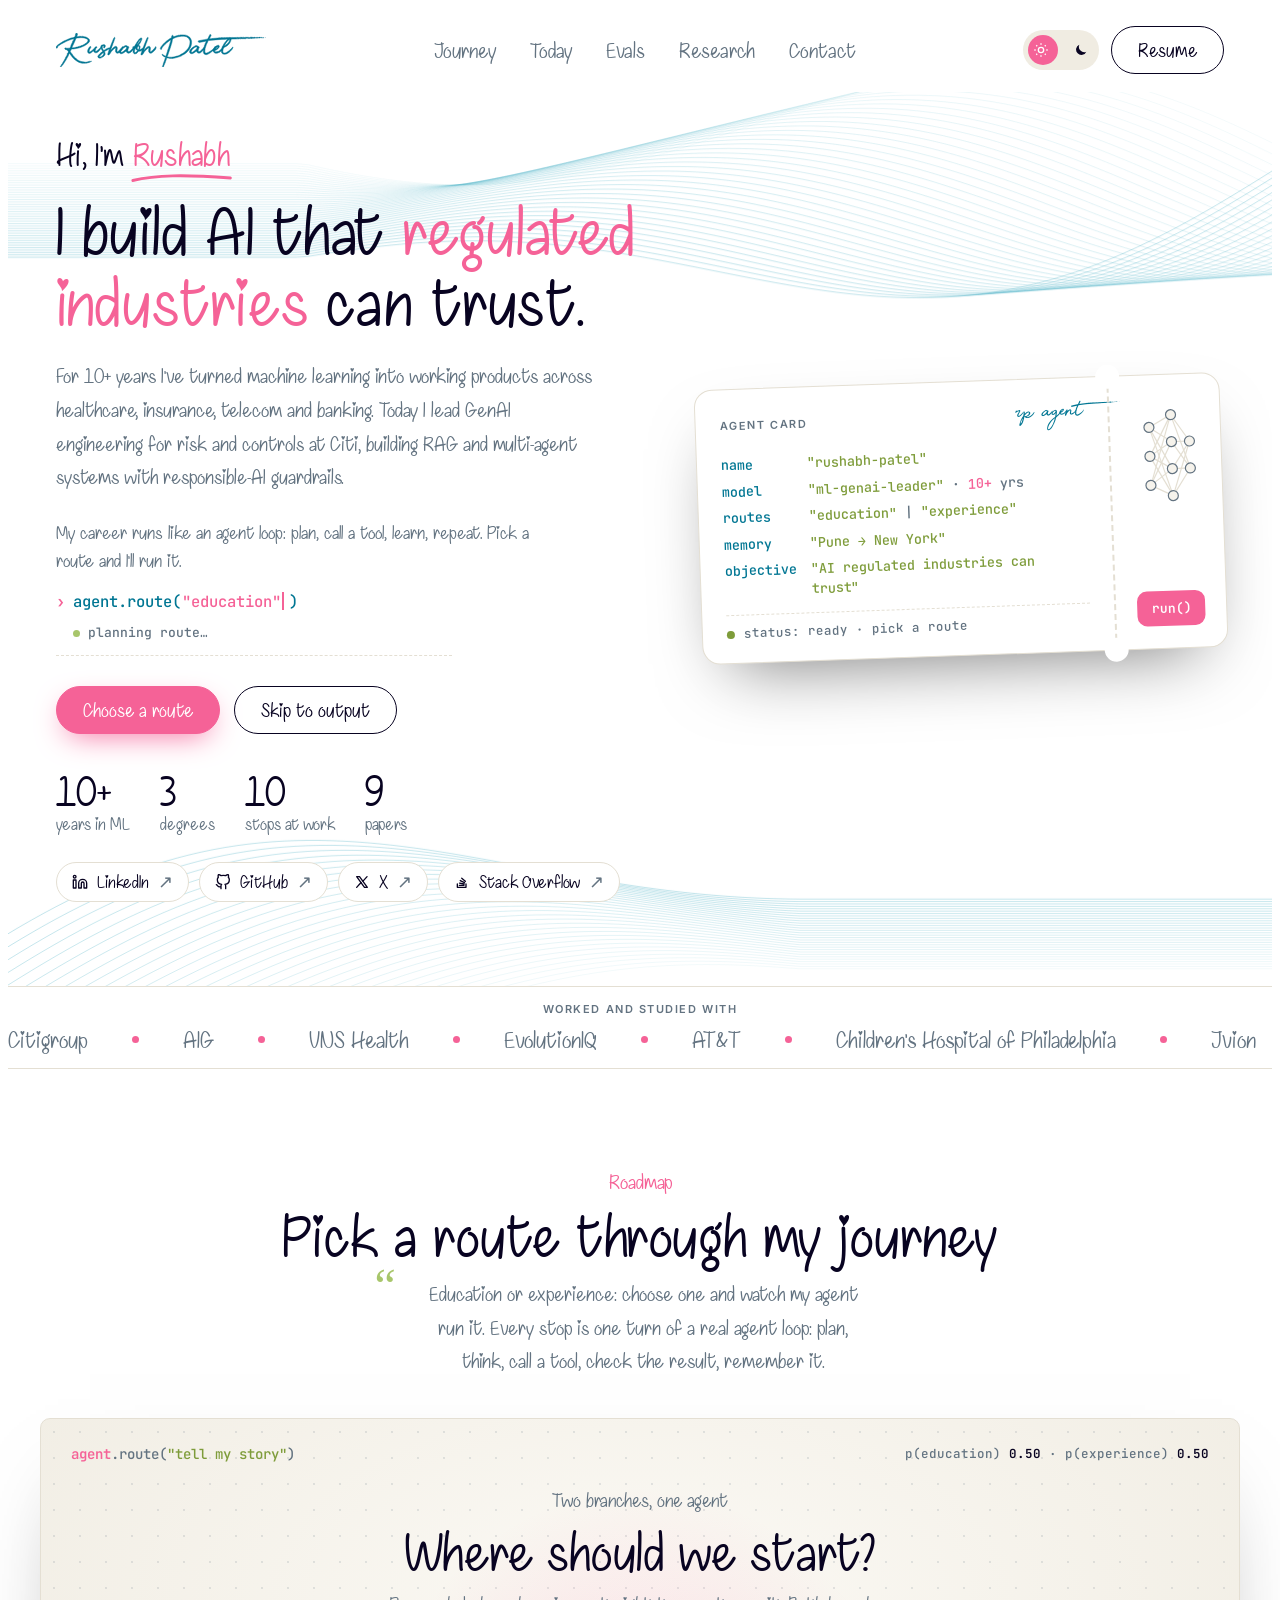
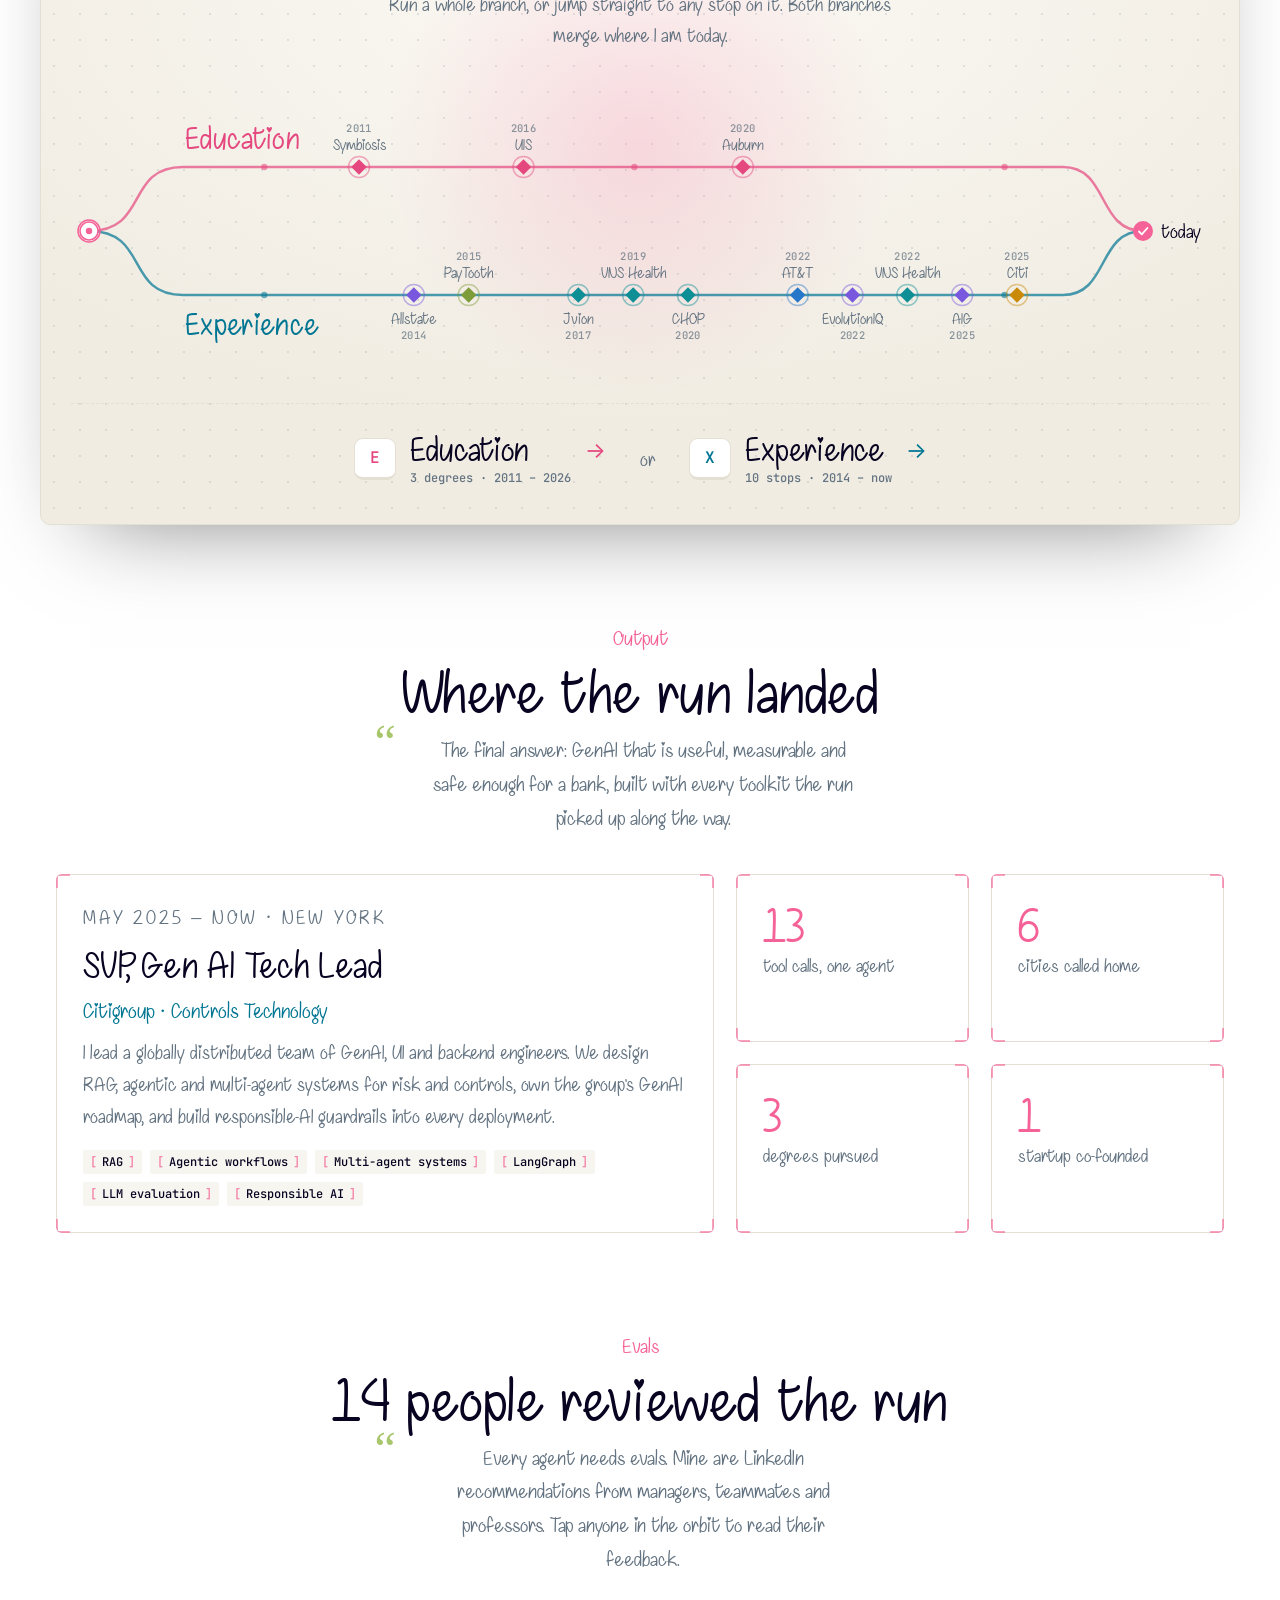
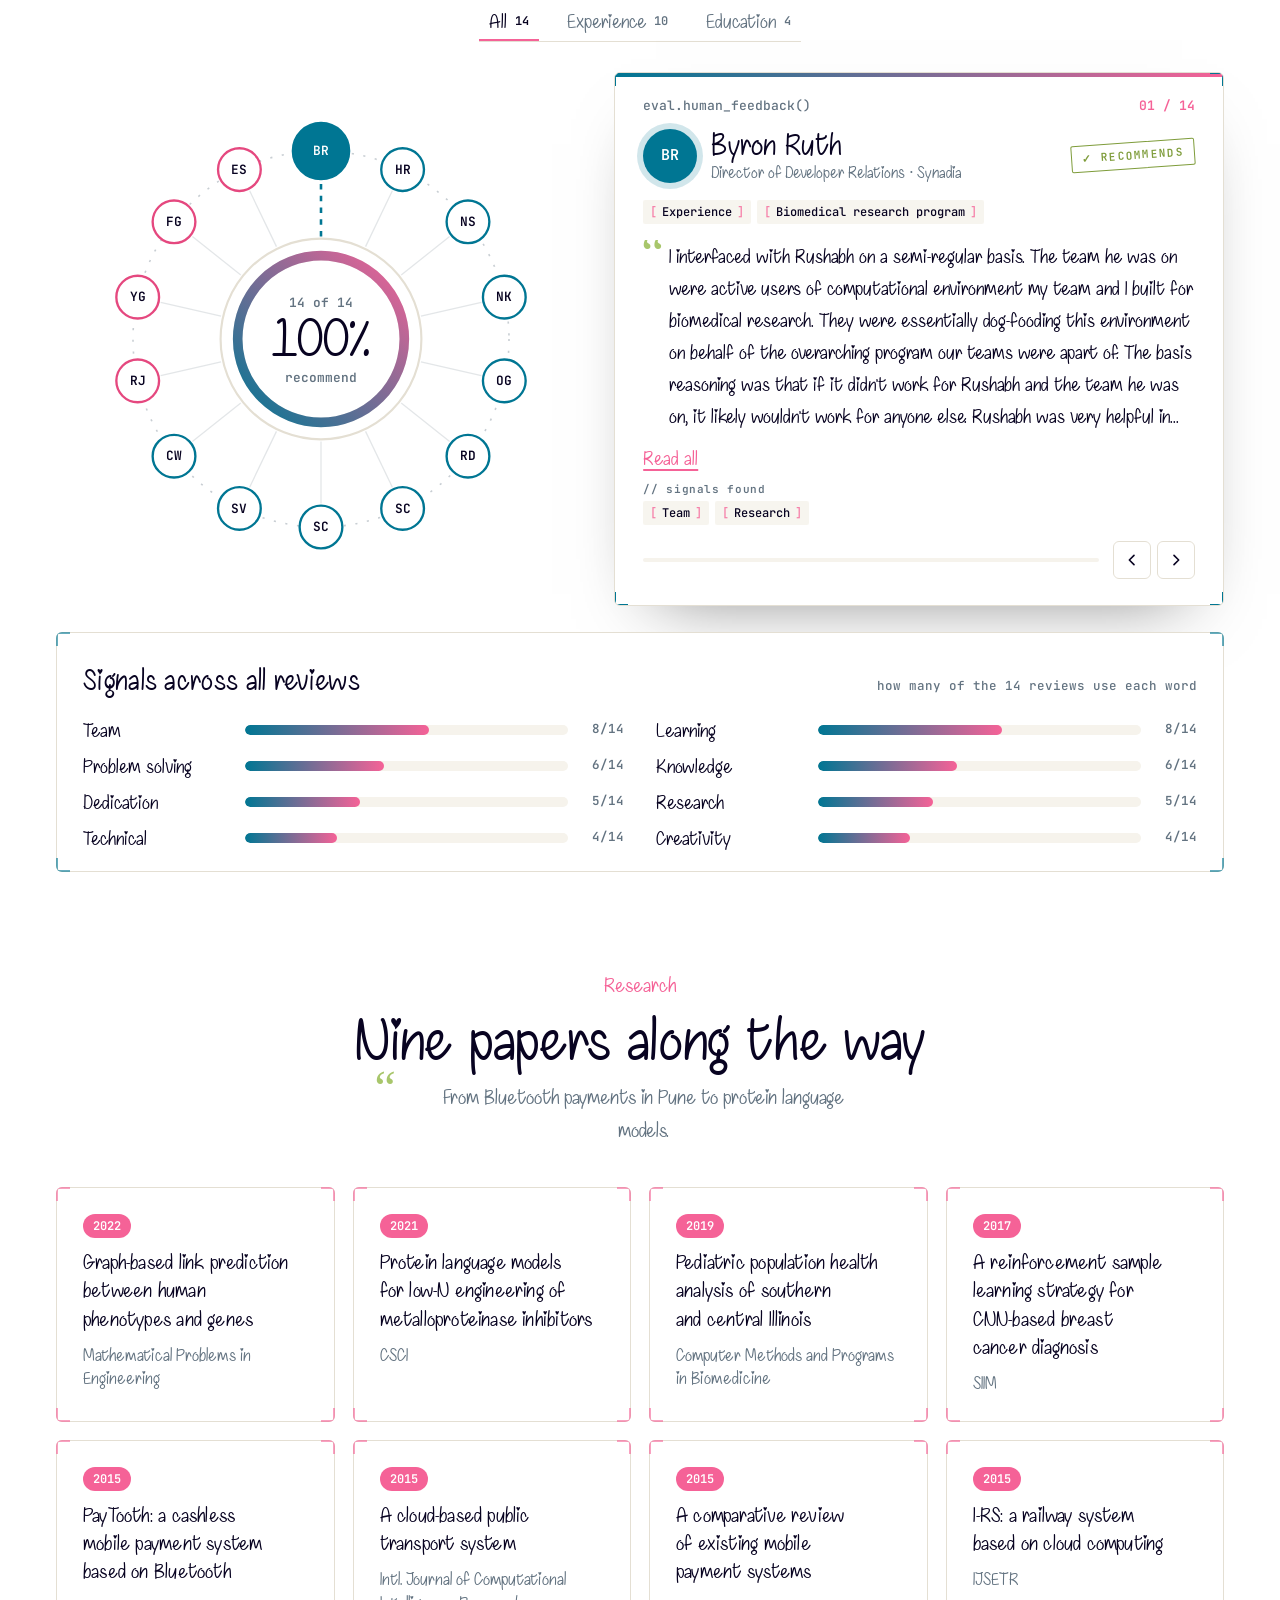
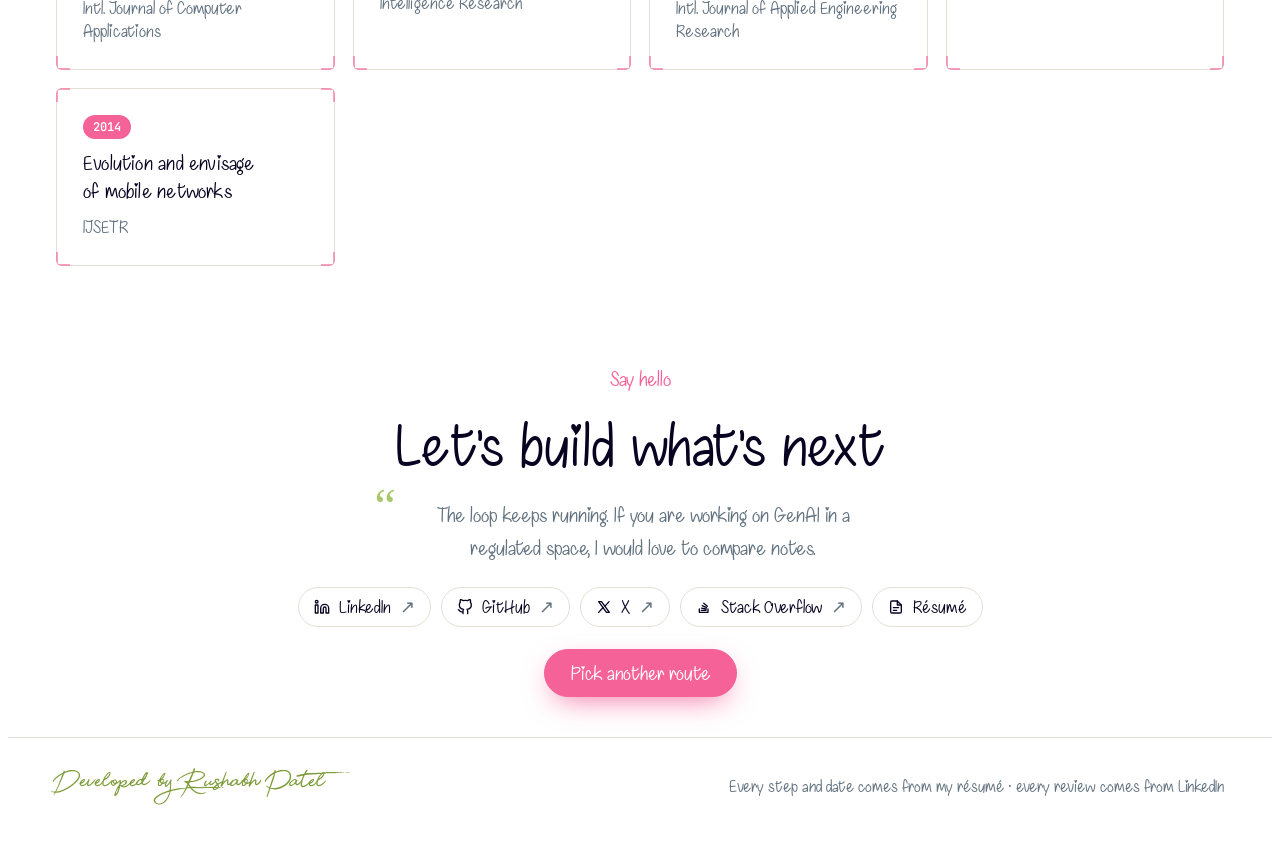
<file: index.html>
<!doctype html>
<html lang="en">
<head>
<meta charset="utf-8">
<meta name="viewport" content="width=device-width,initial-scale=1,viewport-fit=cover">
<title>Rushabh Patel Portfolio</title>
<meta name="description" content="Rushabh Patel: machine learning and GenAI leader. Follow my education and career as a live AI agent loop.">
<link rel="shortcut icon" href="images/logo/avatar.png" sizes="192x192" type="image/png">
<link rel="preconnect" href="https://fonts.googleapis.com"><link rel="preconnect" href="https://fonts.gstatic.com" crossorigin>
<link href="https://fonts.googleapis.com/css2?family=Inter:wght@400;500;600;700&family=JetBrains+Mono:wght@400;500;600;700&display=swap" rel="stylesheet">
</head>
<body>
<style>
/* Layout: "agent.run()". The career is told as one agent run inside a harness: each school and job is a tool call,
   every result lands in the context window, and a small neural core lights up layer by layer until it returns Citi.
   Look follows rushabh.info's own source: #080321 night, #0E2D4A cards, #F56297 pink, #A0E7E5 logo mint, #68BBE3 wave lines,
   Chasing for headings and nav, BeautyDemo for the signature, Inter for body. Dark-first, cream-and-white light theme. */
@font-face{font-family:"chasing";src:url("css/Chasing.ttf") format("truetype");font-display:swap}
@font-face{font-family:"BeautyDemo";src:url("css/BeautyDemo.ttf") format("truetype");font-display:swap}
:root{
  --bg:#080321; --sky-top:#140E45; --sky-bot:#080321;
  --card:#0E2D4A; --card-2:#13385C; --line:#21466B; --code:#06021A;
  --ink:#FFFFFF; --muted:#B5B3BC;
  --pink:#F56297; --mint:#A0E7E5; --lime:#E4F995; --wave:#68BBE3; --blue:#3190E7;
  --t-edu:#F56297; --t-hc:#A0E7E5; --t-ins:#B69CFF; --t-fin:#E4F995; --t-tel:#3190E7; --t-bank:#FFC857;
  --tog:#1F2A6B; --dotgrid:rgba(181,179,188,.13); --on-mint:#080321;
  --ease:cubic-bezier(.22,1,.36,1);
  --f-sig:"BeautyDemo", "Brush Script MT", cursive;
  --f-head:"chasing", "Comic Sans MS", "Segoe Print", cursive;
  --f-body:"Inter", system-ui, -apple-system, "Segoe UI", sans-serif;
  --f-mono:"JetBrains Mono", ui-monospace, SFMono-Regular, Menlo, Consolas, monospace;
  color-scheme:dark;
}
@media (prefers-color-scheme: light){ :root:not([data-theme="dark"]){
  --bg:#FFFFFF; --sky-top:#FBF9F4; --sky-bot:#F0ECE2;
  --card:#FFFFFF; --card-2:#F6F3EC; --line:#E4DFD3; --code:#FBF9F4;
  --ink:#080321; --muted:#637381;
  --pink:#F56297; --mint:#007693; --lime:#7E9C3A; --wave:#189AB4; --blue:#2577C9;
  --t-edu:#E5487F; --t-hc:#0E8F96; --t-ins:#7A58DE; --t-fin:#7E9C3A; --t-tel:#2577C9; --t-bank:#C98A0A;
  --tog:#F0ECE2; --dotgrid:rgba(99,115,129,.16); --on-mint:#FFFFFF;
  color-scheme:light } }
:root[data-theme="light"]{
  --bg:#FFFFFF; --sky-top:#FBF9F4; --sky-bot:#F0ECE2;
  --card:#FFFFFF; --card-2:#F6F3EC; --line:#E4DFD3; --code:#FBF9F4;
  --ink:#080321; --muted:#637381;
  --pink:#F56297; --mint:#007693; --lime:#7E9C3A; --wave:#189AB4; --blue:#2577C9;
  --t-edu:#E5487F; --t-hc:#0E8F96; --t-ins:#7A58DE; --t-fin:#7E9C3A; --t-tel:#2577C9; --t-bank:#C98A0A;
  --tog:#F0ECE2; --dotgrid:rgba(99,115,129,.16); --on-mint:#FFFFFF;
  color-scheme:light }

*{box-sizing:border-box}
[hidden]{display:none!important}
html{scroll-behavior:smooth}
body{background:var(--bg);color:var(--ink);font:400 16.5px/1.7 var(--f-body)}
h1,h2,h3{margin:0;font-family:var(--f-head);font-weight:400;text-wrap:balance;letter-spacing:.01em}
p{margin:0}
a{color:inherit}
button{font:inherit;color:inherit}
:focus-visible{outline:2px solid var(--pink);outline-offset:3px;border-radius:8px}
.wrap{max-width:1200px;margin:0 auto;padding-left:max(16px,env(safe-area-inset-left,0px));padding-right:max(16px,env(safe-area-inset-right,0px))}
.eyebrow{font:400 21px/1.2 var(--f-head);color:var(--pink)}
.lbl{font:600 11px/1.2 var(--f-body);letter-spacing:.14em;text-transform:uppercase;color:var(--muted)}
.mono{font-family:var(--f-mono)}
.sr{position:absolute;width:1px;height:1px;overflow:hidden;clip:rect(0 0 0 0);white-space:nowrap}

/* Nav */
.nav{position:relative;z-index:4}
.nav .wrap{display:flex;align-items:center;justify-content:space-between;gap:16px;padding-block:18px}
.logo{display:block;color:var(--mint);line-height:0}
.logo svg{width:210px;height:auto;display:block}
.logo path{fill:currentColor;stroke:currentColor;stroke-width:.25mm}
.links{display:flex;gap:34px;font:400 22px/1 var(--f-head)}
.links a{text-decoration:none;color:var(--muted);transition:color .2s}
.links a:hover{color:var(--pink)}
.nav-r{display:flex;gap:12px;align-items:center}
.toggle{position:relative;width:76px;height:40px;border-radius:999px;border:0;background:var(--tog);cursor:pointer;display:flex;align-items:center;justify-content:space-between;padding:0 10px}
.toggle svg{width:16px;height:16px;position:relative;z-index:1;color:var(--ink)}
.toggle .knob{position:absolute;top:5px;left:5px;width:30px;height:30px;border-radius:50%;background:var(--pink);transition:transform .3s}
.toggle[aria-pressed="true"] .knob{transform:translateX(36px)}
.toggle[aria-pressed="true"] svg:last-child,.toggle[aria-pressed="false"] .sun{color:#fff}
.btn{display:inline-flex;align-items:center;gap:10px;border-radius:999px;padding:13px 26px;font:600 15px/1 var(--f-body);cursor:pointer;text-decoration:none;border:1.5px solid var(--pink);transition:transform .2s, box-shadow .2s}
.btn:hover{transform:translateY(-2px)}
.btn-pink{background:var(--pink);color:#fff;box-shadow:0 10px 30px -10px var(--pink)}
.btn-line{background:transparent;color:var(--ink);border-color:var(--ink)}

/* Hero */
.hero{position:relative;overflow:hidden}
.hero canvas{position:absolute;inset:0;width:100%;height:100%;pointer-events:none}
.hero-grid{position:relative;z-index:1;display:grid;grid-template-columns:minmax(0,1.12fr) minmax(0,1fr);gap:52px;align-items:center;padding-block:44px 84px}
.hero h1{font-size:clamp(44px,5.3vw,72px);line-height:1.04}
.hello{font:500 clamp(26px,2.6vw,34px)/1.15 var(--f-head);color:var(--ink);margin:0 0 18px;letter-spacing:.01em}
.hello-name{position:relative;display:inline-block;color:var(--pink);padding-bottom:4px}
.hello-name svg{position:absolute;left:-2%;bottom:-6px;width:104%;height:12px;overflow:visible}
.hello-name path{fill:none;stroke:var(--pink);stroke-width:3;stroke-linecap:round;stroke-dasharray:130;stroke-dashoffset:130;animation:hello-ink .9s .35s cubic-bezier(.6,.1,.3,1) forwards}
@keyframes hello-ink{to{stroke-dashoffset:0}}
.runline{margin-top:24px;max-width:56ch}
.rl-k{font:500 19px/1.5 var(--f-head);color:var(--muted)}
.rl-cmd{display:flex;flex-wrap:wrap;align-items:center;gap:6px 0;margin-top:14px;max-width:44ch;padding:2px 0 12px;border-bottom:1px dashed var(--line);font:500 15.5px/1.4 var(--f-mono);color:var(--ink)}
.rl-pr{color:var(--pink);margin-right:8px;font-weight:700}
.rl-fn{color:var(--mint)}
.rl-slot{display:inline-flex;align-items:center}
.rl-tok{border:0;background:none;padding:0 1px;margin:0;font:inherit;color:var(--pink);cursor:pointer;border-radius:4px;white-space:pre}
.rl-tok:hover{text-decoration:underline;text-underline-offset:4px}
.rl-or{color:var(--muted);margin:0 8px}
.rl-cmd.live .rl-slot{min-width:12ch}
.rl-car{display:inline-block;width:2px;height:1.15em;background:var(--pink);margin-left:1px;vertical-align:-.2em;animation:rl-blink 1s steps(1) infinite}
@keyframes rl-blink{50%{opacity:0}}
.rl-obs{font-size:13px;line-height:1.45;color:var(--muted);flex-basis:100%;margin:6px 0 0 17px;min-height:1.45em;display:flex;align-items:flex-start;gap:8px;opacity:0;transform:translateX(-4px);transition:opacity .35s,transform .35s}
.rl-obs.on{opacity:1;transform:none}
.rl-obs i{width:7px;height:7px;border-radius:50%;background:var(--muted);flex:none;margin-top:.42em}
.rl-obs.plan i{background:var(--q,#a8c66b);animation:rl-pulse .9s ease-in-out infinite}
.rl-obs.done i{background:var(--q,#a8c66b)}
.rl-obs b{font-weight:600;color:var(--ink)}
@keyframes rl-pulse{50%{transform:scale(.55);opacity:.5}}
.hero h1 em{font-style:normal;color:var(--pink)}
.hero .lede{max-width:54ch;color:var(--muted);margin-top:22px}
.hero .lede code{font:500 .92em var(--f-mono);color:var(--ink);background:var(--card-2);border:1px solid var(--line);border-radius:6px;padding:1px 6px}
.hero-cta{display:flex;flex-wrap:wrap;gap:14px;margin-top:30px}
.stats{display:flex;flex-wrap:wrap;gap:30px;margin-top:36px}
.stats div{display:grid}
.stats b{font:400 42px/1 var(--f-head);color:var(--ink)}
.stats span{font:400 17px/1.3 var(--f-head);color:var(--muted)}

/* Agent card (same perforated card language as before) */
.pass{display:grid;grid-template-columns:minmax(0,1fr) 112px;background:var(--card);border:1px solid var(--line);border-radius:18px;box-shadow:0 30px 70px -30px rgba(0,0,0,.55);transform:rotate(-2deg);transition:transform .4s;position:relative}
.pass:hover{transform:rotate(0)}
.pass-main{padding:22px 24px;display:grid;gap:14px;min-width:0}
.pass-top{display:flex;justify-content:space-between;align-items:center;gap:10px}
.carrier{font:400 30px/1 var(--f-sig);color:var(--mint)}
.kv{margin:0;display:grid;grid-template-columns:auto minmax(0,1fr);gap:7px 14px;font:500 13.5px/1.45 var(--f-mono)}
.kv dt{color:var(--mint)}
.kv dd{margin:0;color:var(--ink);min-width:0;overflow-wrap:anywhere}
.kv .s{color:var(--lime)} .kv .n{color:var(--pink)} .kv .p{color:var(--muted)}
.ready{display:flex;align-items:center;gap:9px;font:500 12.5px/1 var(--f-mono);color:var(--muted);border-top:1px dashed var(--line);padding-top:12px}
.ready i{width:8px;height:8px;border-radius:50%;background:var(--lime);box-shadow:0 0 0 0 var(--lime);animation:ping 2s ease-out infinite}
@keyframes ping{70%{box-shadow:0 0 0 7px transparent}100%{box-shadow:0 0 0 0 transparent}}
.pass-stub{border-left:2px dashed var(--line);padding:22px 12px;display:flex;flex-direction:column;align-items:center;justify-content:space-between;gap:14px;position:relative}
.pass-stub::before,.pass-stub::after{content:"";position:absolute;left:-13px;width:24px;height:24px;border-radius:50%;background:var(--bg)}
.pass-stub::before{top:-12px}.pass-stub::after{bottom:-12px}
.glyph{width:64px;height:118px;overflow:visible}
.glyph line{stroke:var(--line);stroke-width:1.2}
.glyph circle{fill:var(--card-2);stroke:var(--muted);stroke-width:1.2;animation:gl 2.4s ease-in-out infinite}
@keyframes gl{40%{fill:var(--pink);stroke:var(--pink)}80%{fill:var(--card-2)}}
.board{border:0;background:var(--pink);color:#fff;border-radius:10px;padding:11px 14px;font:600 13px/1 var(--f-mono);cursor:pointer}

/* Marquee */
.marquee{border-block:1px solid var(--line);overflow:hidden;padding-block:16px;position:relative}
.marquee .track{display:flex;gap:44px;width:max-content;animation:mq 46s linear infinite;font:400 24px/1 var(--f-head);color:var(--muted)}
.marquee .track span{display:inline-flex;align-items:center;gap:44px;white-space:nowrap}
.marquee .track span::after{content:"";width:7px;height:7px;border-radius:50%;background:var(--pink)}
@keyframes mq{to{transform:translateX(-50%)}}
.mq-head{text-align:center;margin-bottom:12px}

/* Section heads */
.head{display:grid;gap:10px;justify-items:center;text-align:center;padding-block:100px 40px}
.head h2{font-size:clamp(40px,5vw,60px);line-height:1.05}
.quote{font:400 16.5px/1.6 var(--f-body);color:var(--muted);max-width:52ch}
.loopkey{display:flex;flex-wrap:wrap;justify-content:center;align-items:center;gap:8px;margin-top:14px;font:500 13px/1 var(--f-mono)}
.loopkey span{padding:8px 12px;border-radius:999px;border:1px solid var(--line);background:var(--card)}
.loopkey span:first-child{border-color:var(--pink);color:var(--pink)}
.loopkey b{color:var(--muted);font-weight:500}
.tkey{display:flex;flex-wrap:wrap;justify-content:center;gap:8px 18px;margin-top:6px;font:400 19px/1 var(--f-head);color:var(--muted)}
.tkey span{display:inline-flex;align-items:center;gap:8px}
.tkey i{width:10px;height:10px;border-radius:50%;background:var(--c)}

/* Journey console: a router that branches into two routes */
.console{position:relative;max-width:1200px;margin:0 auto;border:1px solid var(--line);border-radius:28px;overflow:hidden;background:radial-gradient(var(--dotgrid) 1px,transparent 1.5px) 0 0/26px 26px,radial-gradient(ellipse 85% 75% at 50% 25%,var(--sky-top),var(--sky-bot) 82%);box-shadow:0 40px 90px -50px rgba(0,0,0,.55);scroll-margin-top:16px}
.wrap-c{padding-left:max(16px,env(safe-area-inset-left,0px));padding-right:max(16px,env(safe-area-inset-right,0px))}
.glow-bg{position:absolute;width:560px;height:560px;border-radius:50%;left:50%;top:46%;transform:translate(-50%,-50%);pointer-events:none;background:radial-gradient(circle,color-mix(in srgb,var(--pink) 20%,transparent),transparent 64%);transition:left 1.1s var(--ease),top 1.1s var(--ease),background 1s;animation:floaty 10s ease-in-out infinite}
@keyframes floaty{50%{transform:translate(-50%,-53%) scale(1.07)}}
.console[data-view="route"] .glow-bg{left:18%;top:28%}
.console[data-route="exp"] .glow-bg{background:radial-gradient(circle,color-mix(in srgb,var(--mint) 18%,transparent),transparent 64%)}
.view{position:relative;padding:26px 30px 32px;transition:opacity .45s var(--ease),transform .55s var(--ease),filter .45s var(--ease)}
.view[hidden]{display:none}
.view.leaving{opacity:0;transform:translateY(-12px) scale(.985);filter:blur(4px)}
.view.entering{opacity:0;transform:translateY(18px)}
.cmd{font:500 14px/1.3 var(--f-mono);color:var(--muted)}
.cmd b{color:var(--pink);font-weight:600} .cmd em{font-style:normal;color:var(--lime)}

/* Router view */
.r-head{display:grid;gap:8px;justify-items:center;text-align:center;margin:22px 0 30px}
.r-head h3{font-size:clamp(36px,4.4vw,54px);line-height:1.05}
.r-head p{color:var(--muted);max-width:52ch}
.r-grid{display:grid;grid-template-columns:minmax(0,1fr) 190px minmax(0,1fr);align-items:stretch}
.route-card{--on:#fff;position:relative;text-align:left;cursor:pointer;background:var(--card);color:var(--ink);border:1.5px solid var(--line);border-radius:22px;padding:28px;display:grid;gap:14px;align-content:start;transition:transform .55s var(--ease),border-color .4s,box-shadow .55s var(--ease)}
.route-card:hover,.route-card:focus-visible{transform:translateY(-6px);border-color:var(--c);box-shadow:0 30px 60px -32px var(--c)}
.route-card.exp{--on:var(--on-mint)}
.rc-top{display:flex;align-items:center;gap:16px}
.rc-ico{flex:none;width:64px;height:64px;border-radius:20px;display:grid;place-items:center;color:var(--c);background:color-mix(in srgb,var(--c) 15%,transparent);animation:breathe2 3.8s ease-in-out infinite}
.route-card.exp .rc-ico{animation-delay:-1.9s}
.rc-ico svg{width:30px;height:30px;fill:none;stroke:currentColor;stroke-width:1.8;stroke-linecap:round;stroke-linejoin:round}
@keyframes breathe2{50%{transform:scale(1.06);box-shadow:0 0 0 9px color-mix(in srgb,var(--c) 9%,transparent)}}
.rc-name{display:block;font:400 44px/1 var(--f-head)}
.rc-meta{font:500 13px/1.3 var(--f-mono);color:var(--muted);margin-top:4px}
.rc-desc{color:var(--muted);font-size:15.5px;line-height:1.6}
.chain{display:flex;align-items:center;flex-wrap:wrap;gap:6px 8px;font:400 19px/1.2 var(--f-head)}
.chain .arr{color:var(--muted);font-family:var(--f-body);font-size:14px}
.dots{display:flex;align-items:center;gap:6px}
.dots i{width:10px;height:10px;border-radius:50%;background:var(--dc,var(--c));animation:dotwave 2.6s ease-in-out infinite;animation-delay:calc(var(--i) * .12s)}
@keyframes dotwave{30%{transform:translateY(-4px)}60%{transform:none}}
.dots s{flex:1;height:2px;min-width:8px;background:var(--line);text-decoration:none}
.rc-go{justify-self:start;display:inline-flex;align-items:center;gap:8px;font:600 14px/1 var(--f-body);color:var(--on);background:var(--c);border-radius:999px;padding:12px 20px;margin-top:4px;transition:gap .45s var(--ease),box-shadow .45s}
.route-card:hover .rc-go{gap:14px;box-shadow:0 12px 26px -12px var(--c)}
.r-mid{position:relative;display:flex;align-items:center;justify-content:center}
.r-mid svg{width:100%;height:280px;overflow:visible}
.rw{fill:none;stroke:var(--line);stroke-width:2}
.rw-f{fill:none;stroke:var(--c);stroke-width:2.5;stroke-dasharray:5 11;stroke-linecap:round;opacity:.45;animation:flowl 1.8s linear infinite;transition:opacity .4s,stroke-width .4s}
.rw-f.r{animation-name:flowr}
@keyframes flowl{to{stroke-dashoffset:32}} @keyframes flowr{to{stroke-dashoffset:-32}}
.console[data-hover="edu"] .rw-f.l,.console[data-hover="exp"] .rw-f.r{opacity:1;stroke-width:3.5}
.rcore{fill:var(--card);stroke:var(--line);stroke-width:2}
.rhalo{fill:none;stroke:var(--pink);stroke-width:2;opacity:.5;transform-box:fill-box;transform-origin:center;animation:halo2 3.2s ease-out infinite}
@keyframes halo2{0%{transform:scale(.9);opacity:.55}100%{transform:scale(1.45);opacity:0}}
.rn{fill:var(--card-2);stroke:var(--muted);stroke-width:1.2;animation:gl 3s ease-in-out infinite}
.re{stroke:var(--muted);stroke-opacity:.3;stroke-width:1}
.rlab{font:600 12.5px var(--f-mono);fill:var(--muted);text-anchor:middle}
.or{display:none}

/* Route view */
.rt-top{display:flex;justify-content:space-between;align-items:center;gap:12px 16px;flex-wrap:wrap;margin-bottom:22px}
.rt-left{display:flex;align-items:center;gap:14px;min-width:0}
.back{flex:none;display:inline-flex;align-items:center;gap:8px;border:1px solid var(--line);background:var(--card);border-radius:999px;padding:10px 15px;font:600 14px/1 var(--f-body);cursor:pointer;transition:transform .35s var(--ease),border-color .3s}
.back:hover{transform:translateX(-3px);border-color:var(--pink)}
.back svg,.nbtn svg{width:15px;height:15px;fill:none;stroke:currentColor;stroke-width:2.4;stroke-linecap:round;stroke-linejoin:round}
.crumb{font:500 14px/1.3 var(--f-mono);color:var(--muted);white-space:nowrap;overflow:hidden;text-overflow:ellipsis}
.crumb b{color:var(--c);font-weight:600}
.seg{position:relative;display:inline-flex;background:var(--card);border:1px solid var(--line);border-radius:999px;padding:4px}
.seg button{position:relative;z-index:1;border:0;background:transparent;padding:9px 18px;border-radius:999px;font:400 20px/1 var(--f-head);color:var(--muted);cursor:pointer;transition:color .35s}
.seg button[aria-pressed="true"]{color:var(--on-c)}
.seg .sbg{position:absolute;top:4px;bottom:4px;left:0;border-radius:999px;background:var(--c);transition:transform .55s var(--ease),width .55s var(--ease),background .45s}
.rt-body{display:grid;grid-template-columns:290px minmax(0,1fr);gap:26px;align-items:start}

.rail{position:relative;background:color-mix(in srgb,var(--card) 72%,transparent);border:1px solid var(--line);border-radius:20px;padding:14px 12px}
.rail-core{display:flex;align-items:center;gap:12px;padding:4px 6px 14px;margin-bottom:8px;border-bottom:1px dashed var(--line)}
.rail-core svg{flex:none;width:72px;height:48px;overflow:visible}
.rail-core p{min-width:0;font:500 11px/1.5 var(--f-mono);color:var(--muted)}
.rail-core p b{color:var(--ink);font-weight:600}
.mn{fill:var(--card-2);stroke:var(--muted);stroke-opacity:.55;stroke-width:1.2;transition:fill .5s,stroke .5s;transform-box:fill-box;transform-origin:center}
.mn.on{fill:var(--mc);stroke:var(--mc);stroke-opacity:1}
.mn.cur{animation:mbreathe 2.4s ease-in-out infinite}
@keyframes mbreathe{50%{transform:scale(1.35)}}
.me{stroke:var(--muted);stroke-opacity:.18;stroke-width:1;transition:stroke-opacity .5s}
.me.on{stroke-opacity:.55}
.rail ol{list-style:none;margin:0;padding:0;position:relative}
.rail ol::before{content:"";position:absolute;left:20px;top:20px;bottom:20px;width:2px;background:var(--line)}
.rfill{position:absolute;left:20px;top:20px;width:2px;height:calc((100% - 40px) * var(--fill,0));background:linear-gradient(var(--pink),var(--c));transition:height .8s var(--ease)}
.ri{position:relative;display:grid;grid-template-columns:28px minmax(0,1fr);gap:10px;align-items:center;width:100%;text-align:left;border:0;background:transparent;color:inherit;border-radius:12px;padding:6px;cursor:pointer;transition:background .3s}
.ri:hover{background:var(--card-2)}
.ri:focus{outline:none}
.ri:focus-visible{outline:none;box-shadow:inset 0 0 0 2px var(--pink)}
.ri .nd{width:18px;height:18px;margin-left:5px;border-radius:50%;border:2px solid var(--dc);background:var(--bg);transition:background .45s,transform .55s var(--ease),box-shadow .55s}
.ri.seen .nd{background:var(--dc)}
.ri.cur{background:color-mix(in srgb,var(--dc) 13%,var(--card-2));box-shadow:inset 0 0 0 1px color-mix(in srgb,var(--dc) 40%,transparent)}
.ri.cur:focus-visible{box-shadow:inset 0 0 0 2px var(--pink)}
.ri.cur .nd{background:var(--dc);transform:scale(1.22);animation:nb 2.8s ease-in-out infinite}
@keyframes nb{0%,100%{box-shadow:0 0 0 5px color-mix(in srgb,var(--dc) 24%,transparent)}50%{box-shadow:0 0 0 10px color-mix(in srgb,var(--dc) 8%,transparent)}}
.ri.end .nd{border-radius:6px}
.ri .yr{display:block;font:500 11px/1.2 var(--f-mono);color:var(--muted)}
.ri .nm{display:block;font:400 20px/1.15 var(--f-head)}
.ri .rl{display:block;font-size:12.5px;line-height:1.3;color:var(--muted);white-space:nowrap;overflow:hidden;text-overflow:ellipsis}
.rail.enter .ri{animation:rin .6s var(--ease) both;animation-delay:calc(var(--i) * 55ms)}
@keyframes rin{from{opacity:0;transform:translateX(-12px)}}

.step{position:relative;overflow:hidden;background:var(--card);border:1px solid var(--line);border-radius:22px;padding:26px 28px;display:grid;gap:14px;box-shadow:0 30px 70px -42px rgba(0,0,0,.55)}
@media (min-width:1001px){ .step{min-height:600px;align-content:start} }
.step::before{content:"";position:absolute;left:0;right:0;top:0;height:4px;background:linear-gradient(90deg,var(--sc),var(--pink))}
.step > *{animation:up .6s var(--ease) both;animation-delay:calc(var(--d,0) * 80ms)}
@keyframes up{from{opacity:0;transform:translateY(12px)}}
.s-head{display:flex;justify-content:space-between;align-items:center;gap:10px 14px;flex-wrap:wrap}
.s-left{display:flex;align-items:center;gap:10px;flex-wrap:wrap}
.s-step{font:600 13px/1 var(--f-mono);color:var(--pink)}
.ind{display:inline-flex;align-items:center;gap:6px;font:600 12px/1 var(--f-mono);color:var(--sc);border:1.5px solid var(--sc);border-radius:999px;padding:5px 10px}
.ind i{width:7px;height:7px;border-radius:50%;background:var(--sc)}
.s-where{font:400 20px/1.1 var(--f-head);color:var(--muted)}
.s-prog{height:6px;border-radius:999px;background:var(--card-2);overflow:hidden}
.s-prog i{display:block;height:100%;width:0;border-radius:999px;background:linear-gradient(90deg,var(--pink),var(--c));transition:width .8s var(--ease)}
.t-title{font-size:36px;line-height:1.05}
.t-org{font:400 21px/1.2 var(--f-head);color:var(--mint);margin-top:2px}
.tag{display:block;font:600 11px/1 var(--f-mono);color:var(--muted);letter-spacing:.06em;margin-bottom:6px}
.thought{font:400 22px/1.3 var(--f-head);color:var(--ink)}
.code{margin:0;font:500 13px/1.6 var(--f-mono);color:var(--ink);background:var(--code);border:1px solid var(--line);border-radius:12px;padding:12px 14px;white-space:pre-wrap;overflow-wrap:anywhere;min-height:7.8em}
.code .ns{color:var(--wave)} .code .fn{color:var(--pink)} .code .k{color:var(--mint)} .code .s{color:var(--lime)} .code .p{color:var(--muted)} .code .b{color:var(--t-bank)} .code .kw{color:var(--pink);font-weight:600}
.caret{display:inline-block;width:.55em;height:1.05em;background:var(--pink);vertical-align:-.18em;animation:blink 1s steps(1) infinite}
@keyframes blink{50%{opacity:0}}
.obs{font-size:15.5px;line-height:1.6;color:var(--muted)}
.learned{display:flex;flex-wrap:wrap;gap:6px}
.learned span{font:600 12px/1 var(--f-body);padding:7px 11px;border-radius:999px;background:var(--card-2);border:1px solid var(--lc,var(--sc))}
.s-foot{display:flex;justify-content:space-between;align-items:center;gap:12px;flex-wrap:wrap;border-top:1px dashed var(--line);padding-top:16px}
.chips{display:flex;flex-wrap:wrap;gap:6px}
.chip{display:inline-flex;align-items:center;gap:7px;border:1px solid var(--line);background:var(--card-2);color:var(--ink);border-radius:999px;padding:9px 13px;font:600 13px/1.2 var(--f-body);cursor:pointer;text-decoration:none;transition:border-color .25s, transform .35s var(--ease)}
.chip:hover{border-color:var(--sc,var(--pink));transform:translateY(-2px)}
.chip i{width:9px;height:9px;border-radius:50%;background:var(--sc,var(--pink))}
.navs{display:flex;gap:10px;flex-wrap:wrap;margin-left:auto}
.nbtn{display:inline-flex;align-items:center;gap:9px;border-radius:999px;padding:12px 18px;font:600 14px/1 var(--f-body);cursor:pointer;border:1.5px solid var(--line);background:transparent;color:var(--ink);text-decoration:none;transition:transform .4s var(--ease),box-shadow .4s,gap .4s var(--ease)}
.nbtn:hover{transform:translateY(-2px)}
.nbtn.pri{background:var(--pink);border-color:var(--pink);color:#fff;box-shadow:0 12px 28px -12px var(--pink)}
.nbtn.pri:hover{gap:13px}
.nbtn:disabled{opacity:.35;cursor:default;transform:none}
.nbtn .sm{font-weight:500;opacity:.85}
.nbtn{white-space:nowrap}
.ins-body .learned span{border-color:color-mix(in srgb,var(--c) 70%,transparent)}
.kbd{font:500 12px/1.4 var(--f-mono);color:var(--muted);text-align:right;margin-top:12px}
.burst{position:absolute;left:50%;top:84px;width:0;height:0;pointer-events:none}
.burst i{position:absolute;width:8px;height:8px;border-radius:50%;background:var(--bc);opacity:0;animation:pop2 1.3s var(--ease) forwards;animation-delay:calc(var(--k) * 25ms)}
@keyframes pop2{0%{opacity:1;transform:translate(0,0) scale(.6)}100%{opacity:0;transform:translate(var(--x),var(--y)) scale(1)}}

/* Output, research, contact */
.now-grid{display:grid;grid-template-columns:minmax(0,1.35fr) minmax(0,1fr);gap:22px}
.card{background:var(--card);border:1px solid var(--line);border-radius:14px;padding:26px;transition:transform .25s, box-shadow .25s}
.card:hover{transform:translateY(-3px);box-shadow:0 18px 40px -22px var(--pink)}
.role{display:grid;gap:12px}
.role h3{font-size:38px;line-height:1.05}
.role .org{font:400 22px/1.2 var(--f-head);color:var(--mint)}
.role p{color:var(--muted)}
.tags{display:flex;flex-wrap:wrap;gap:8px;margin-top:6px}
.tags span{font:600 13px/1 var(--f-body);padding:8px 12px;border-radius:999px;background:var(--card-2);border:1px solid var(--line)}
.mini{display:grid;grid-template-columns:repeat(2,minmax(0,1fr));gap:22px}
.mini .card{display:grid;gap:4px;align-content:start}
.mini b{font:400 48px/1 var(--f-head);color:var(--pink)}
.mini span{font:400 19px/1.3 var(--f-head);color:var(--muted)}
.papers{display:grid;grid-template-columns:repeat(auto-fill,minmax(260px,1fr));gap:18px}
.paper{display:grid;gap:10px;align-content:start}
.paper .y{justify-self:start;font:600 12px/1 var(--f-mono);color:#fff;background:var(--pink);border-radius:999px;padding:6px 10px}
.paper h3{font:600 16.5px/1.4 var(--f-body)}
.paper p{font:400 18px/1.3 var(--f-head);color:var(--muted)}
.contact{display:grid;justify-items:center;gap:22px;text-align:center;padding-bottom:40px}
.ph{display:flex;flex-wrap:wrap;justify-content:center;gap:12px}
.ph span{display:inline-flex;gap:8px;align-items:center;border:1.5px dashed var(--muted);color:var(--muted);border-radius:999px;padding:11px 18px;font:600 14px/1 var(--f-body)}
.ph em{font:400 17px/1 var(--f-head);font-style:normal;color:var(--pink)}
footer{border-top:1px solid var(--line)}
footer .wrap{display:flex;flex-wrap:wrap;justify-content:space-between;align-items:center;gap:12px;padding-block:28px calc(28px + env(safe-area-inset-bottom,0px))}
.sig{font:400 34px/1.2 var(--f-sig);color:var(--lime)}
footer p{font:400 18px/1.4 var(--f-head);color:var(--muted)}
.totop{position:fixed;z-index:15;right:calc(20px + env(safe-area-inset-right,0px));bottom:calc(20px + env(safe-area-inset-bottom,0px));width:44px;height:44px;border-radius:10px;border:0;background:var(--pink);color:#fff;cursor:pointer;display:grid;place-items:center;box-shadow:0 10px 24px -8px var(--pink)}
.totop svg{width:18px;height:18px}

/* Social links */
.social{display:flex;flex-wrap:wrap;gap:10px;margin-top:26px}
.contact .social{justify-content:center;margin-top:0}
.soc{display:inline-flex;align-items:center;gap:9px;border:1px solid var(--line);background:var(--card);color:var(--ink);border-radius:999px;padding:10px 15px;font:600 13.5px/1 var(--f-body);text-decoration:none;transition:transform .4s var(--ease),border-color .3s,box-shadow .4s var(--ease)}
.soc:hover{transform:translateY(-2px);border-color:var(--pink);box-shadow:0 12px 26px -16px var(--pink)}
.soc svg{width:16px;height:16px;flex:none;fill:none;stroke:currentColor;stroke-width:2;stroke-linecap:round;stroke-linejoin:round}
.soc .ar{color:var(--muted);font-weight:500}
.soon{display:inline-flex;gap:8px;align-items:center;border:1.5px dashed var(--muted);color:var(--muted);border-radius:999px;padding:10px 16px;font:600 13.5px/1 var(--f-body)}
.soon em{font:400 17px/1 var(--f-head);font-style:normal;color:var(--pink)}

/* Evals: LinkedIn recommendations read as human feedback on the run */
.ev-filter{display:flex;justify-content:center;flex-wrap:wrap;gap:8px;margin:-12px 0 30px}
.fbtn{--fc:var(--pink);--fon:#fff;display:inline-flex;align-items:center;gap:8px;border:1px solid var(--line);background:var(--card);color:var(--muted);border-radius:999px;padding:9px 16px;font:400 20px/1 var(--f-head);cursor:pointer;transition:background .4s var(--ease),color .3s,border-color .3s,transform .35s var(--ease)}
.fbtn:hover{transform:translateY(-2px)}
.fbtn b{font:600 12px/1 var(--f-mono)}
.fbtn[data-f="exp"]{--fc:var(--mint);--fon:var(--on-mint)}
.fbtn[data-f="edu"]{--fc:var(--t-edu)}
.fbtn[aria-pressed="true"]{background:var(--fc);border-color:var(--fc);color:var(--fon)}
.ev-grid{display:grid;grid-template-columns:minmax(0,1fr) minmax(0,1.15fr);gap:28px;align-items:center}
.orbit{width:100%;max-width:470px;justify-self:center}
.orbit svg{display:block;width:100%;height:auto;overflow:visible}
.o-ring{fill:none;stroke:var(--muted);stroke-opacity:.35;stroke-width:1.5;stroke-dasharray:2 9;transform-origin:220px 220px;animation:spin 80s linear infinite}
@keyframes spin{to{transform:rotate(360deg)}}
.o-spoke{stroke:var(--muted);stroke-opacity:.18;stroke-width:1.2;transition:stroke-opacity .4s}
.o-spoke.on{stroke:var(--rc);stroke-opacity:1;stroke-width:2.4;stroke-dasharray:5 6;animation:flowr 1.2s linear infinite}
.o-core{fill:var(--card);stroke:var(--line);stroke-width:2}
.o-score-bg{fill:none;stroke:var(--card-2);stroke-width:9}
.o-score{fill:none;stroke:url(#scoreGrad);stroke-width:9;stroke-linecap:round;transition:stroke-dashoffset 1.8s var(--ease)}
.o-num{font:400 50px var(--f-head);fill:var(--ink);text-anchor:middle}
.o-sub{font:600 12px var(--f-mono);fill:var(--muted);text-anchor:middle}
.rv{cursor:pointer;transition:opacity .45s var(--ease)}
.rv .gl{fill:var(--rc);opacity:0;transform-box:fill-box;transform-origin:center}
.rv .d{fill:var(--card);stroke:var(--rc);stroke-width:2.2;transform-box:fill-box;transform-origin:center;transition:transform .5s var(--ease),fill .35s}
.rv text{font:600 12px var(--f-mono);fill:var(--ink);text-anchor:middle;pointer-events:none;transition:fill .35s}
.rv:hover .d{fill:var(--card-2);transform:scale(1.12)}
.rv.on .d{fill:var(--rc);transform:scale(1.3)}
.rv.on text{fill:var(--bg)}
.rv.on .gl{animation:halo3 2.6s ease-out infinite}
@keyframes halo3{0%{opacity:.4;transform:scale(1)}100%{opacity:0;transform:scale(2.3)}}
.rv.off{opacity:.15;pointer-events:none}
.rv:focus{outline:none} .rv:focus-visible .d{stroke:var(--pink);stroke-width:3.5}
.eval{position:relative;overflow:hidden;background:var(--card);border:1px solid var(--line);border-radius:22px;padding:26px 28px;display:grid;gap:16px;align-content:start;min-height:440px;box-shadow:0 30px 70px -42px rgba(0,0,0,.55)}
.eval::before{content:"";position:absolute;left:0;right:0;top:0;height:4px;background:linear-gradient(90deg,var(--rc),var(--pink))}
.eval > *{animation:up .55s var(--ease) both;animation-delay:calc(var(--d,0) * 70ms)}
.ev-top{display:flex;justify-content:space-between;align-items:center;gap:10px;font:500 13px/1 var(--f-mono);color:var(--muted)}
.ev-top b{color:var(--pink);font-weight:600}
.ev-who{display:grid;grid-template-columns:auto minmax(0,1fr) auto;gap:14px;align-items:center}
.av{width:54px;height:54px;border-radius:50%;display:grid;place-items:center;font:600 15px/1 var(--f-mono);color:var(--bg);background:var(--rc);box-shadow:0 0 0 6px color-mix(in srgb,var(--rc) 18%,transparent)}
.ev-who h3{font-size:31px;line-height:1.05}
.ev-who p{font-size:14px;line-height:1.4;color:var(--muted)}
.verdict{font:600 12px/1 var(--f-mono);padding:8px 11px;border-radius:999px;color:var(--ink);background:color-mix(in srgb,var(--lime) 16%,transparent);border:1px solid color-mix(in srgb,var(--lime) 60%,transparent);white-space:nowrap}
.ev-ctx{display:flex;flex-wrap:wrap;gap:6px}
.ev-ctx span{font:500 12px/1 var(--f-mono);color:var(--muted);background:var(--card-2);border:1px solid var(--line);border-radius:8px;padding:6px 9px}
.ev-q{margin:0;position:relative;padding-left:26px;font-size:16px;line-height:1.75;color:var(--ink)}
.ev-q::before{content:"\201C";position:absolute;left:-2px;top:-10px;font:400 56px/1 var(--f-head);color:var(--pink)}
.ev-q.clamp{display:-webkit-box;-webkit-line-clamp:6;-webkit-box-orient:vertical;overflow:hidden}
.more{justify-self:start;border:0;background:none;padding:0;color:var(--pink);font:400 20px/1 var(--f-head);cursor:pointer;text-decoration:underline;text-underline-offset:4px}
.ev-foot{display:flex;align-items:center;gap:14px;margin-top:auto}
.ev-prog{flex:1;height:4px;border-radius:999px;background:var(--card-2);overflow:hidden}
.ev-prog i{display:block;height:100%;width:0;border-radius:999px;background:linear-gradient(90deg,var(--rc),var(--pink))}
.ev-prog i.run{width:100%;transition:width 9s linear}
.steps{display:flex;gap:6px}
.steps button{width:38px;height:38px;border-radius:12px;border:1px solid var(--line);background:transparent;color:var(--ink);cursor:pointer;display:grid;place-items:center;transition:border-color .3s,transform .35s var(--ease)}
.steps button:hover{border-color:var(--pink);transform:translateY(-2px)}
.steps svg{width:16px;height:16px;fill:none;stroke:currentColor;stroke-width:2.4;stroke-linecap:round;stroke-linejoin:round}
.signals{margin-top:26px;background:var(--card);border:1px solid var(--line);border-radius:22px;padding:22px 26px;display:grid;gap:16px}
.sig-h{display:flex;justify-content:space-between;align-items:baseline;gap:6px 14px;flex-wrap:wrap}
.sig-h h3{font-size:30px}
.sig-h span{font:500 12.5px/1.3 var(--f-mono);color:var(--muted)}
.bars{display:grid;grid-template-columns:repeat(2,minmax(0,1fr));gap:14px 32px}
.bar{display:grid;grid-template-columns:150px minmax(0,1fr) 44px;gap:12px;align-items:center;font:400 20px/1.1 var(--f-head);cursor:default}
.bar .tr{height:10px;border-radius:999px;background:var(--card-2);overflow:hidden}
.bar .tr i{display:block;height:100%;width:0;border-radius:999px;background:linear-gradient(90deg,var(--mint),var(--pink));transition:width 1.5s var(--ease);transition-delay:calc(var(--i) * 90ms)}
.bar b{font:600 12.5px/1 var(--f-mono);color:var(--muted);text-align:right}

/* Inspector: the details panel, shaped like a tool-call trace */
.scrim{position:fixed;inset:0;z-index:29;background:rgba(4,2,20,.5);backdrop-filter:blur(3px);-webkit-backdrop-filter:blur(3px);opacity:0;transition:opacity .45s var(--ease)}
.scrim.open{opacity:1}
.inspector{position:fixed;z-index:30;top:0;right:0;bottom:0;width:min(480px,100%);display:flex;flex-direction:column;background:var(--card);border-left:1px solid var(--line);box-shadow:-30px 0 80px -30px rgba(0,0,0,.6);transform:translateX(105%);transition:transform .6s var(--ease)}
.inspector.open{transform:none}
.ins-bar{display:flex;align-items:center;gap:12px;padding:calc(14px + env(safe-area-inset-top,0px)) max(18px,env(safe-area-inset-right,0px)) 14px 18px;background:var(--code);border-bottom:1px solid var(--line)}
.lights{display:flex;gap:6px}
.lights i{width:10px;height:10px;border-radius:50%;background:var(--pink)}
.lights i:nth-child(2){background:var(--lime)} .lights i:nth-child(3){background:var(--mint)}
.ins-path{flex:1;min-width:0;font:500 12.5px/1.3 var(--f-mono);color:var(--muted);white-space:nowrap;overflow:hidden;text-overflow:ellipsis}
.ins-path b{color:var(--c);font-weight:600}
.close{flex:none;width:36px;height:36px;border-radius:10px;border:1px solid var(--line);background:var(--card);color:var(--ink);cursor:pointer;font-size:20px;line-height:1;transition:transform .4s var(--ease),border-color .3s}
.close:hover{transform:rotate(90deg);border-color:var(--pink)}
.ins-body{position:relative;flex:1 1 auto;min-height:0;overflow:auto;overscroll-behavior:contain;padding:24px max(22px,env(safe-area-inset-right,0px)) calc(28px + env(safe-area-inset-bottom,0px)) 22px;display:grid;gap:20px;align-content:start}
.ins-glow{position:absolute;right:-90px;top:-70px;width:280px;height:280px;border-radius:50%;background:radial-gradient(circle,color-mix(in srgb,var(--c) 24%,transparent),transparent 65%);pointer-events:none;animation:glo 9s ease-in-out infinite}
@keyframes glo{50%{transform:scale(1.12) translate(-14px,10px)}}
.inspector.open .ins-body > :not(.ins-glow){animation:up .6s var(--ease) both;animation-delay:calc(var(--d,0) * 70ms + 140ms)}
.ins-head{position:relative;display:grid;gap:8px}
.pill{justify-self:start;display:inline-flex;align-items:center;gap:7px;font:600 12px/1 var(--f-mono);color:var(--c);border:1.5px solid var(--c);border-radius:999px;padding:6px 11px}
.pill i{width:8px;height:8px;border-radius:50%;background:var(--c)}
.ins-head h3{font-size:38px;line-height:1.05}
.ins-head .org{font:400 22px/1.2 var(--f-head);color:var(--mint)}
.chipset{display:flex;flex-wrap:wrap;gap:6px}
.chipset span{font:500 12px/1 var(--f-mono);color:var(--muted);background:var(--card-2);border:1px solid var(--line);border-radius:8px;padding:7px 10px}
.chipset .ok{color:var(--ink);background:color-mix(in srgb,var(--lime) 16%,transparent);border-color:color-mix(in srgb,var(--lime) 60%,transparent)}
.log{list-style:none;margin:0;padding:0;display:grid;gap:12px;counter-reset:l}
.log li{display:grid;grid-template-columns:30px minmax(0,1fr);gap:8px;font-size:15px;line-height:1.6;counter-increment:l}
.log li::before{content:counter(l,decimal-leading-zero);font:600 12px/1.95 var(--f-mono);color:var(--pink)}
.ins-sec{display:grid;gap:2px}
.ins-done{justify-self:start}


@media (max-width:1000px){
  .links{display:none}
  .hero-grid{grid-template-columns:minmax(0,1fr);padding-block:32px 56px;gap:44px}
  .pass{transform:rotate(-1.2deg);max-width:540px}
  .now-grid{grid-template-columns:minmax(0,1fr)}
  .r-grid{grid-template-columns:minmax(0,1fr);gap:0}
  .r-mid{display:none}
  .or{display:flex;align-items:center;justify-content:center;gap:12px;padding:14px 0;font:400 22px/1 var(--f-head);color:var(--muted)}
  .or::before,.or::after{content:"";width:2px;height:22px;background:var(--line)}
  .or{flex-direction:column}
  .or b{font-weight:400;display:inline-flex;align-items:center;gap:10px}
  .or b i{width:12px;height:12px;border-radius:50%;background:var(--pink);animation:nb 2.8s ease-in-out infinite;--dc:var(--pink)}
  .rt-body{grid-template-columns:minmax(0,1fr);gap:16px}
  .rail{padding:10px 8px}
  .rail-core{display:none}
  .rail ol{display:flex;gap:2px;overflow-x:auto;scroll-snap-type:x mandatory;scrollbar-width:none;padding-bottom:2px}
  .rail ol::-webkit-scrollbar{display:none}
  .rail ol::before,.rfill{display:none}
  .ri{flex:none;grid-template-columns:auto;justify-items:center;gap:6px;width:auto;min-width:78px;padding:6px 6px 4px;scroll-snap-align:center;text-align:center}
  .ri .nd{margin-left:0}
  .ri .rl{display:none}
  .ri .nm{font-size:16px;white-space:nowrap}
  .ri .yr{font-size:10px}
  .rail.enter .ri{animation-name:rin2}
  .rail ol{display:grid;grid-auto-flow:column;grid-auto-columns:minmax(max-content,1fr);gap:4px}
  .ri{min-width:0;padding:7px 4px 5px}
  .ri .yr{white-space:nowrap;font-size:9.5px}
  .ev-grid{grid-template-columns:minmax(0,1fr);gap:22px}
  .orbit{max-width:400px}
  .eval{min-height:0}
  .bars{grid-template-columns:minmax(0,1fr)}
  @keyframes rin2{from{opacity:0;transform:translateY(8px)}}
}
@media (max-width:600px){
  .logo svg{width:168px}
  .nav-r .btn{display:none}
  .pass{grid-template-columns:minmax(0,1fr) 84px}
  .pass-main{padding:18px}
  .kv{font-size:12.5px;gap:6px 10px}
  .glyph{width:50px;height:96px}
  .stats{gap:20px}
  .hello{margin-bottom:14px}
  .rl-cmd{display:flex;font-size:14px}
  .rl-obs{min-height:2.9em}
  .console{border-radius:22px}
  .view{padding:18px 14px 20px}
  .r-head{margin:12px 0 20px}
  .route-card{padding:20px;gap:12px}
  .rc-name{font-size:36px}
  .rc-ico{width:54px;height:54px;border-radius:16px}
  .rt-top{margin-bottom:14px}
  .crumb{display:none}
  .rt-left{flex:1}
  .seg{margin-left:auto}
  .seg button{padding:8px 13px;font-size:17px}
  .step{padding:18px 16px;gap:12px;border-radius:18px}
  .t-title{font-size:28px}
  .t-org{font-size:18px}
  .s-where{font-size:17px}
  .thought{font-size:19px}
  .code{font-size:11.5px;padding:10px 11px;min-height:0}
  .obs{font-size:14.5px}
  .nbtn{padding:11px 15px}
  .navs{width:100%;margin-left:0}
  .navs .nbtn.pri{flex:1;justify-content:center}
  .kbd{display:none}
  .mini{gap:14px}
  .head{padding-block:72px 28px}
  .inspector{top:auto;left:0;width:100%;max-height:88%;border-left:0;border-top:1px solid var(--line);border-radius:22px 22px 0 0;transform:translateY(105%)}
  .ins-bar{padding-top:14px;border-radius:22px 22px 0 0}
  .ins-head h3{font-size:31px}
  .eval{padding:20px 18px;border-radius:20px}
  .ev-who{grid-template-columns:auto minmax(0,1fr)}
  .verdict{grid-column:1/-1;justify-self:start}
  .ev-who h3{font-size:27px}
  .av{width:46px;height:46px}
  .ev-q{font-size:15px}
  .signals{padding:18px}
  .bar{grid-template-columns:118px minmax(0,1fr) 38px;font-size:18px;gap:10px}
  .social{gap:8px}
  .fbtn{padding:8px 12px;font-size:17px}
  .ev-filter{gap:6px}
  .soc{padding:9px 13px;font-size:13px}
  .totop{bottom:calc(74px + env(safe-area-inset-bottom,0px))}
}

/* ===== v6: rushabh.info type, schematic components, live harness ===== */
:root{--q:#a8c66b}
body{font:500 19px/1.6 var(--f-head)}
.lede{font:500 21px/1.6 var(--f-head);color:var(--muted)}
.lede code{font-size:15px}
.quote{position:relative;font:500 21px/1.6 var(--f-head);color:var(--muted);max-width:44ch;padding-left:6px}
.quote::before{content:"\201C";position:absolute;left:-.95em;top:-.32em;font:400 3rem/1 Georgia,serif;color:var(--q)}
.rc-desc,.r-head p{font:500 20px/1.55 var(--f-head)}
.role p{font:500 20px/1.6 var(--f-head)}
.paper h3{font:500 21px/1.35 var(--f-head)}
.ev-q{font:500 20px/1.6 var(--f-head)}
.ev-q::before{font-family:Georgia,serif;color:var(--q);top:-12px;font-size:52px}
.ev-who p{font:500 17px/1.35 var(--f-head)}
.log li{font:500 19px/1.5 var(--f-head)}
.btn{font:500 20px/1 var(--f-head);padding:13px 26px}
.soc,.soon{font:500 18px/1 var(--f-head)}
.back{font:500 19px/1 var(--f-head)}
.rc-go{font:500 19px/1 var(--f-head);border-radius:6px}
.chain .arr{font-family:var(--f-mono);font-size:13px}
.stats span{font-size:18px}
footer p{font:500 17px/1.5 var(--f-head)}

/* tokens: bracketed, not pills */
.tags span,.learned span,.chipset span,.ev-ctx span,.mem-sk span{display:inline-flex;align-items:center;gap:0;border:0;border-radius:2px;background:color-mix(in srgb,var(--card-2) 80%,transparent);color:var(--ink);font:500 12px/1 var(--f-mono);padding:6px 7px}
.tags span::before,.learned span::before,.chipset span::before,.ev-ctx span::before,.mem-sk span::before{content:"[";color:var(--pink);opacity:.8;margin-right:5px}
.tags span::after,.learned span::after,.chipset span::after,.ev-ctx span::after,.mem-sk span::after{content:"]";color:var(--pink);opacity:.8;margin-left:5px}
.chipset .ok{background:color-mix(in srgb,var(--lime) 14%,transparent)}
.chipset .ok::before,.chipset .ok::after{color:var(--lime)}
.pill{border-radius:2px;border-width:1px}
.nbtn{border-radius:6px}

/* frames with registration ticks instead of rounded cards */
.tick{--tk:var(--line)}
.mod::before,.route-card::after,.eval::after,.signals::after,.card::after{content:"";position:absolute;inset:-1px;pointer-events:none;border-radius:inherit;
  background:
   linear-gradient(var(--tk),var(--tk)) top left/14px 2px no-repeat,linear-gradient(var(--tk),var(--tk)) top left/2px 14px no-repeat,
   linear-gradient(var(--tk),var(--tk)) top right/14px 2px no-repeat,linear-gradient(var(--tk),var(--tk)) top right/2px 14px no-repeat,
   linear-gradient(var(--tk),var(--tk)) bottom left/14px 2px no-repeat,linear-gradient(var(--tk),var(--tk)) bottom left/2px 14px no-repeat,
   linear-gradient(var(--tk),var(--tk)) bottom right/14px 2px no-repeat,linear-gradient(var(--tk),var(--tk)) bottom right/2px 14px no-repeat}
.route-card{border-radius:6px;border-width:1px;--tk:color-mix(in srgb,var(--c) 80%,transparent)}
.card{position:relative;border-radius:6px;--tk:color-mix(in srgb,var(--pink) 60%,transparent)}
.eval{border-radius:6px;--tk:var(--rc)}
.signals{position:relative;border-radius:6px;--tk:color-mix(in srgb,var(--mint) 60%,transparent)}
.console{border-radius:10px}
.rc-ico{border-radius:6px}

/* evals: tabs and a stamp */
.fbtn{border:0;border-bottom:2px solid transparent;border-radius:0;background:none;padding:8px 10px;color:var(--muted)}
.fbtn:hover{transform:none;color:var(--ink)}
.fbtn[aria-pressed="true"]{background:none;color:var(--ink);border-bottom-color:var(--fc)}
.ev-filter{gap:18px;border-bottom:1px solid var(--line);width:max-content;max-width:100%;margin-inline:auto}
.verdict{border-radius:2px;background:none;border:1.5px solid var(--lime);color:var(--lime);text-transform:uppercase;letter-spacing:.12em;font-size:11px;transform:rotate(-4deg);padding:7px 10px}
.steps button{border-radius:6px}

/* ===== harness ===== */
.view#vRoute{padding-bottom:26px}
.harness{position:relative;display:grid;grid-template-columns:minmax(0,1fr) minmax(0,1.22fr) minmax(0,1fr);grid-template-areas:"plan core tool" "mem mem eval";gap:40px 44px;padding-top:12px}
.wires{position:absolute;inset:0;width:100%;height:100%;overflow:visible;pointer-events:none;z-index:0}
.wr{fill:none;stroke:var(--line);stroke-width:2}
.wr-live{fill:none;stroke:var(--mc);stroke-width:2.4;stroke-dasharray:5 7;opacity:0;transition:opacity .4s;animation:flowr 1s linear infinite}
.wr-live.on{opacity:1}
.wr-end{fill:var(--bg);stroke:var(--line);stroke-width:1.5}
.pk{fill:var(--mc);opacity:0;filter:drop-shadow(0 0 6px var(--mc))}
.pk.on{opacity:1}
.mod{--tk:var(--line);position:relative;z-index:1;min-width:0;background:color-mix(in srgb,var(--card) 88%,transparent);border:1px solid var(--line);border-radius:4px;padding:30px 20px 20px;display:grid;gap:12px;align-content:start;transition:border-color .5s,box-shadow .7s var(--ease)}
.mod.act{--tk:var(--mc);border-color:color-mix(in srgb,var(--mc) 55%,var(--line));box-shadow:0 0 0 1px color-mix(in srgb,var(--mc) 22%,transparent),0 24px 60px -30px var(--mc)}
.m-plan{grid-area:plan}.m-core{grid-area:core}.m-tool{grid-area:tool}.m-eval{grid-area:eval}.m-mem{grid-area:mem}
@media (min-width:1001px){ .m-plan,.m-core,.m-tool{min-height:430px} .m-eval,.m-mem{min-height:200px} }
.mtab{position:absolute;top:-12px;left:14px;display:flex;align-items:center;gap:8px;padding:4px 10px;background:var(--card);border:1px solid var(--line);border-radius:3px;font:600 11px/1.2 var(--f-mono);letter-spacing:.1em;text-transform:uppercase;color:var(--muted);transition:border-color .4s,color .4s}
.mtab b{color:var(--mc)}
.mod.act .mtab{border-color:var(--mc);color:var(--ink)}
.ms{display:inline-flex;align-items:center;gap:5px;font-weight:500;letter-spacing:.04em;text-transform:none;color:var(--muted)}
.ms::before{content:"";width:6px;height:6px;border-radius:50%;background:var(--line)}
.ms[data-s="idle"]::after{content:"idle"}
.ms[data-s="run"]::after{content:"running"}
.ms[data-s="run"]::before{background:var(--mc);animation:blink .8s steps(1) infinite}
.ms[data-s="done"]::after{content:"done"}
.ms[data-s="done"]::before{background:var(--lime)}
.mbody{display:grid;gap:12px;align-content:start;min-width:0}
.mbody.in > *{animation:up .6s var(--ease) both}
.mbody.in > :nth-child(2){animation-delay:.06s}.mbody.in > :nth-child(3){animation-delay:.12s}.mbody.in > :nth-child(4){animation-delay:.18s}.mbody.in > :nth-child(5){animation-delay:.24s}.mbody.in > :nth-child(6){animation-delay:.3s}
.mk{font:500 11.5px/1.2 var(--f-mono);color:var(--muted);margin-top:4px}
.pend{opacity:0;transform:translateY(6px)}
.mod .pend,.mod .ck li{transition:opacity .5s var(--ease),transform .5s var(--ease)}
.pl-step{font:500 12px/1.3 var(--f-mono);color:var(--muted)}
.pl-step b{color:var(--mc);font-weight:600}
.pl-org{font-size:34px;line-height:1.04}
.pl-role{font:500 21px/1.25 var(--f-head);color:var(--mint)}
.pl-ind{display:inline-flex;align-items:center;gap:9px;font:500 12px/1 var(--f-mono);color:var(--muted)}
.pl-ind i{width:9px;height:9px;background:var(--mc);transform:rotate(45deg)}
.pl-thought{position:relative;margin:0;padding-left:24px;font:500 23px/1.4 var(--f-head);color:var(--ink)}
.pl-thought::before{content:"\201C";position:absolute;left:-4px;top:-9px;font:400 2.8rem/1 Georgia,serif;color:var(--q)}
.nn{display:block;width:100%;height:auto;overflow:visible}
.ne{stroke:var(--muted);stroke-opacity:.07;stroke-width:1;transition:stroke-opacity .6s,stroke .6s}
.ne.on{stroke:var(--mc);stroke-opacity:calc(.06 + var(--o,0) * .7)}
.nu{fill:var(--bg);stroke:var(--muted);stroke-opacity:.45;stroke-width:1.5;transition:fill .5s,stroke .5s,fill-opacity .5s}
.nu.on{fill:var(--mc);fill-opacity:calc(.12 + var(--a,0) * .88);stroke:var(--mc);stroke-opacity:1}
.nu.hot{filter:drop-shadow(0 0 7px var(--mc));animation:nhot 2.4s ease-in-out infinite;transform-box:fill-box;transform-origin:center}
@keyframes nhot{50%{transform:scale(1.25)}}
.nt{font:500 12.5px var(--f-mono);fill:var(--muted)}
.nt.hide{display:none}
.nn-in{display:flex;flex-wrap:wrap;gap:6px;align-items:center;min-height:26px}
.nn-in em{font:500 11px/1 var(--f-mono);font-style:normal;color:var(--muted);margin-right:4px}
.nn-in span{font:500 11.5px/1 var(--f-mono);color:var(--ink);background:color-mix(in srgb,var(--mc) 14%,transparent);border-left:2px solid var(--mc);padding:5px 7px}
.nn-in span.none{color:var(--muted);background:none}
.nn-cap{font:500 11px/1.4 var(--f-mono);color:var(--muted);text-align:center;opacity:.75;margin-top:-4px}
.nt.in{text-anchor:end;fill:var(--ink)} .nt.in.dim{fill:var(--muted);opacity:.5}
.nt.val{text-anchor:end}
.nt.hot{fill:var(--mc);font-weight:700}
.nt.lay{text-anchor:middle;font-size:10.5px;letter-spacing:.12em;text-transform:uppercase;opacity:.7}
.nb-bg{fill:var(--card-2)}
.nb{fill:var(--mc);transform-box:fill-box;transform-origin:left center;transition:transform .7s var(--ease)}
.nn-arg{font:500 12.5px/1.3 var(--f-mono);color:var(--muted);text-align:center;min-height:1.3em}
.nn-arg b{color:var(--mc)}
.t-fn{font:600 14px/1.3 var(--f-mono);color:var(--wave);overflow-wrap:anywhere}
.t-fn b{color:var(--pink);font-weight:600}
.m-tool .code{min-height:9em;border-radius:4px;font-size:12.5px}
.t-obs{font:500 19px/1.5 var(--f-head);color:var(--muted)}
.t-sub{display:flex;flex-wrap:wrap;gap:8px 18px}
.lnk{border:0;background:none;padding:0;font:500 12.5px/1.4 var(--f-mono);color:var(--mc);cursor:pointer;text-decoration:underline;text-decoration-thickness:1px;text-underline-offset:4px}
.lnk:hover{color:var(--ink)}
.ck{list-style:none;margin:0;padding:0;display:grid;gap:9px}
.ck li{display:grid;grid-template-columns:46px minmax(0,1fr);gap:12px;align-items:baseline;font:500 18.5px/1.35 var(--f-head);color:var(--muted);opacity:0;transform:translateX(-6px)}
.ck li.shown{opacity:1;transform:none}
.ck li b{font:600 13px/1 var(--f-mono);color:var(--lime);text-align:right}
.snip{margin:4px 0 0;border-left:2px solid var(--mc);padding:2px 0 2px 14px;display:grid;gap:7px;justify-items:start}
.snip blockquote{margin:0;font:500 19px/1.45 var(--f-head);color:var(--ink)}
.snip figcaption{font:500 11.5px/1.4 var(--f-mono);color:var(--muted)}
.ctxbar{display:flex;height:38px;border:1px solid var(--line);border-radius:3px;overflow:hidden;background:repeating-linear-gradient(90deg,transparent 0 11px,color-mix(in srgb,var(--line) 55%,transparent) 11px 12px)}
.ctxbar i{flex:none;height:100%;background:var(--bc);box-shadow:inset -1px 0 0 var(--bg);display:grid;place-items:center;font:600 10.5px/1 var(--f-mono);font-style:normal;color:var(--bg);overflow:hidden;white-space:nowrap;text-overflow:clip;transition:width .9s var(--ease)}
.ctxbar i.sm{color:transparent}
.ctxbar i.new{animation:cflash 1.4s ease-out}
@keyframes cflash{0%{filter:brightness(1.6)}100%{filter:none}}
.ctx-cap{display:flex;justify-content:space-between;gap:12px;flex-wrap:wrap;font:500 11.5px/1.3 var(--f-mono);color:var(--muted)}
.ctx-cap b{color:var(--ink);font-weight:600}
.mem-sk{display:flex;flex-wrap:wrap;gap:6px}
.mem-sk span{color:var(--muted)}
.mem-sk span.new{color:var(--ink);background:color-mix(in srgb,var(--mc) 20%,transparent)}

/* trace scrubber */
.trace{margin-top:34px}
.tr-scroll{overflow-x:auto;scrollbar-width:none;scroll-snap-type:x proximity;padding:4px 0}
.tr-scroll::-webkit-scrollbar{display:none}
.tr-inner{position:relative;min-width:100%;width:max-content}
.tr-track{position:absolute;top:31px;height:2px;background:var(--line)}
.tr-track i{position:absolute;inset:0;background:linear-gradient(90deg,var(--pink),var(--mc));transform-origin:left;transform:scaleX(0);transition:transform .9s var(--ease)}
.trace ol{list-style:none;margin:0;padding:0;display:grid;grid-auto-flow:column;grid-auto-columns:minmax(92px,1fr);position:relative}
.tn{display:grid;justify-items:center;gap:8px;width:100%;border:0;background:none;color:var(--muted);padding:6px 4px;cursor:pointer;scroll-snap-align:center;transition:color .3s}
.tn:hover{color:var(--ink)}
.tn:focus{outline:none}
.tn:focus-visible .tn-d{outline:2px solid var(--pink);outline-offset:4px}
.tn-yr{font:500 10.5px/1 var(--f-mono);white-space:nowrap}
.tn-d{width:14px;height:14px;transform:rotate(45deg);border:2px solid var(--dc);background:var(--bg);transition:background .4s,transform .5s var(--ease),box-shadow .5s}
.tn.end .tn-d{border-radius:50%}
.tn.seen .tn-d{background:var(--dc)}
.tn.cur{color:var(--ink)}
.tn.cur .tn-d{background:var(--dc);transform:rotate(45deg) scale(1.3);box-shadow:0 0 0 5px color-mix(in srgb,var(--dc) 22%,transparent),0 0 20px var(--dc)}
.tn-nm{font:500 19px/1.1 var(--f-head);white-space:nowrap}
.tr-scroll.enter .tn{animation:up .5s var(--ease) both;animation-delay:calc(var(--i) * 45ms)}
.tr-ctl{display:flex;align-items:center;justify-content:space-between;gap:14px;margin-top:20px}
.tr-now{font:500 12px/1.3 var(--f-mono);color:var(--muted);text-align:center}
.key{display:inline-flex;align-items:center;gap:10px;border:1px solid var(--line);background:var(--card);color:var(--ink);border-radius:6px;padding:12px 16px;font:500 19px/1 var(--f-head);cursor:pointer;box-shadow:0 3px 0 var(--line);transition:transform .12s,box-shadow .12s,border-color .3s;white-space:nowrap}
.key:hover{border-color:var(--pink)}
.key:active{transform:translateY(2px);box-shadow:0 1px 0 var(--line)}
.key kbd{font:600 11px/1 var(--f-mono);border:1px solid var(--line);border-radius:4px;padding:4px 6px;background:var(--code);color:var(--muted)}
.key.pri{background:var(--pink);border-color:var(--pink);color:#fff;box-shadow:0 3px 0 color-mix(in srgb,var(--pink) 50%,#000)}
.key.pri:active{box-shadow:0 1px 0 color-mix(in srgb,var(--pink) 50%,#000)}
.key.pri kbd{background:rgba(255,255,255,.16);border-color:rgba(255,255,255,.4);color:#fff}

@media (max-width:1000px){
  .harness{grid-template-columns:minmax(0,1fr);grid-template-areas:"plan" "core" "tool" "eval" "mem";gap:40px;padding-left:16px}
  .m-plan,.m-core,.m-tool{min-height:0}
}
@media (max-width:600px){
  .quote{font-size:19px;padding-left:0}
  .quote::before{position:static;display:block;margin:0 auto -18px;font-size:2.6rem}
  .lede{font-size:19px}
  .rc-desc,.r-head p{font-size:18.5px}
  .harness{padding-left:14px;gap:36px}
  .mod{padding:28px 15px 16px}
  .pl-org{font-size:29px}
  .pl-thought{font-size:20px}
  .t-obs,.ck li,.snip blockquote{font-size:17.5px}
  .m-tool .code{font-size:11.5px;min-height:0}
  .trace ol{grid-auto-columns:minmax(84px,1fr)}
  .tn-nm{font-size:17px}
  .tr-now{display:none}
  .tr-ctl .key{flex:1;justify-content:center;padding:12px 10px}
  .tr-ctl .key.pri{flex:1.6}
  .ev-filter{gap:8px}
}


/* Router: a git-style fork. Two branches leave rp-agent, each stop is a commit, both merge at today */
.fk-top{display:flex;justify-content:space-between;align-items:center;gap:8px 16px;flex-wrap:wrap}
.fk-p{display:flex;gap:8px;align-items:center;font:500 12.5px/1.3 var(--f-mono);color:var(--muted)}
.fk-p b{font-weight:600;color:var(--ink);min-width:3.4ch;transition:color .3s}
.console[data-hover="edu"] .fk-p b:first-of-type{color:var(--t-edu)}
.console[data-hover="exp"] .fk-p b:last-of-type{color:var(--mint)}
.fork{position:relative;margin:0 -4px}
.fork svg{display:block;width:100%;overflow:visible}
.fk-b{transition:opacity .45s var(--ease)}
.console[data-hover="edu"] .fk-b.exp,.console[data-hover="exp"] .fk-b.edu{opacity:.26}
.fk-lane{fill:none;stroke:var(--c);stroke-width:2.5;stroke-linecap:round;stroke-dasharray:1;stroke-dashoffset:0;opacity:.7;transition:stroke-width .4s,opacity .4s;animation:fk-draw 1.6s var(--ease) both}
.fk-b.exp .fk-lane{animation-delay:.15s}
@keyframes fk-draw{from{stroke-dashoffset:1}}
.console[data-hover="edu"] .fk-b.edu .fk-lane,.console[data-hover="exp"] .fk-b.exp .fk-lane{stroke-width:3.5;opacity:1}
.fk-hit{fill:none;stroke:transparent;stroke-width:40;cursor:pointer;pointer-events:stroke}
.fk-pk{fill:var(--c);opacity:.55;pointer-events:none;transition:opacity .4s}
.console[data-hover="edu"] .fk-b.edu .fk-pk,.console[data-hover="exp"] .fk-b.exp .fk-pk{opacity:1}
.fk-title{font:400 32px/1 var(--f-head);fill:var(--c);cursor:pointer;letter-spacing:.01em}
.fork svg.vert .fk-title{font-size:26px}
.fk-stop{cursor:pointer;outline:none}
.fk-hot{fill:transparent}
.fk-ring{fill:none;stroke:var(--sc);stroke-width:1.5;opacity:.45;transform-box:fill-box;transform-origin:center;transition:transform .35s var(--ease),opacity .35s}
.fk-dia{fill:var(--sc);transform-box:fill-box;transform-origin:center;transition:transform .35s var(--ease)}
.fk-n{font:400 16px var(--f-head);fill:var(--muted);transition:fill .3s}
.fork svg.vert .fk-n{font-size:17px}
.fk-y{font:500 10.5px var(--f-mono);fill:var(--muted);opacity:.75;letter-spacing:.04em}
.fk-stop:hover .fk-ring,.fk-stop:focus-visible .fk-ring{transform:scale(1.45);opacity:1}
.fk-stop:hover .fk-dia,.fk-stop:focus-visible .fk-dia{transform:rotate(45deg) scale(1.15)}
.fk-stop:hover .fk-n,.fk-stop:focus-visible .fk-n{fill:var(--ink)}
.fk-stop:focus-visible .fk-ring{stroke-width:2.5}
.fk-core{fill:var(--card);stroke:var(--ink);stroke-width:1.5}
.fk-root .fk-core{stroke:var(--pink)}
.fk-dot{fill:var(--pink)}
.fk-halo{fill:none;stroke:var(--pink);stroke-width:1.5;transform-box:fill-box;transform-origin:center;animation:halo2 3s ease-out infinite}
.fk-lab{font:600 11.5px var(--f-mono);fill:var(--muted);letter-spacing:.04em}
.fk-merge{cursor:pointer;outline:none}
.fk-merge .fk-core{fill:var(--pink);stroke:none;transition:transform .35s var(--ease);transform-box:fill-box;transform-origin:center}
.fk-merge:hover .fk-core,.fk-merge:focus-visible .fk-core{transform:scale(1.2)}
.fk-chk{fill:none;stroke:#fff;stroke-width:1.8;stroke-linecap:round;stroke-linejoin:round}
.fk-today{font:400 20px var(--f-head);fill:var(--ink)}
.fk-keys{display:flex;flex-wrap:wrap;justify-content:center;align-items:center;gap:14px 30px;margin-top:22px;padding-top:22px;border-top:1px dashed var(--line)}
.fk-go{display:inline-grid;grid-template-columns:auto auto auto;grid-template-rows:auto auto;align-items:center;column-gap:14px;row-gap:2px;background:none;border:0;padding:6px 4px;cursor:pointer;color:var(--ink);text-align:left}
.fk-go kbd{grid-row:1/3;display:grid;place-items:center;width:42px;height:42px;font:600 16px/1 var(--f-mono);color:var(--c);border:1px solid var(--line);border-bottom-width:3px;border-radius:9px;background:var(--card);transition:transform .2s,border-color .3s}
.fk-name{font:400 34px/1 var(--f-head);background:linear-gradient(var(--c),var(--c)) 0 100%/0 2px no-repeat;padding-bottom:3px;transition:background-size .45s var(--ease)}
.fk-meta{grid-column:2;font:500 12px/1.3 var(--f-mono);color:var(--muted)}
.fk-ar{grid-column:3;grid-row:1;font:400 22px/1 var(--f-body);color:var(--c);transition:transform .35s var(--ease)}
.fk-go:hover .fk-name,.fk-go:focus-visible .fk-name{background-size:100% 2px}
.fk-go:hover kbd,.fk-go:focus-visible kbd{transform:translateY(2px);border-color:var(--c);border-bottom-width:1px;margin-top:2px}
.fk-go:hover .fk-ar,.fk-go:focus-visible .fk-ar{transform:translateX(6px)}
.fk-or{font:400 20px var(--f-head);color:var(--muted)}
@media (max-width:600px){
  .fk-p{font-size:11.5px}
  .fk-keys{gap:10px;justify-content:stretch}
  .fk-go{width:100%;grid-template-columns:auto 1fr auto}
  .fk-name{font-size:30px}
  .fk-or{display:none}
}
@media (prefers-reduced-motion:reduce){
  .fk-lane{animation:none}
  .hello-name path{animation:none;stroke-dashoffset:0}
  .rl-car{animation:none}
  html{scroll-behavior:auto}
  *,*::before,*::after{animation:none!important;transition:none!important}
}
</style>

<svg width="0" height="0" style="position:absolute" aria-hidden="true"><defs><symbol id="logoPath" viewBox="0 0 414.832 68.594"><path fill="currentColor" stroke="currentColor" stroke-width="0.9" d="M 42.539 2.344 L 41.016 7.187 A 0.54 0.54 0 0 0 41.064 7.306 Q 41.152 7.461 41.328 7.461 A 1.931 1.931 0 0 1 41.781 7.203 Q 42.221 7.02 42.877 6.937 A 7.364 7.364 0 0 1 43.086 6.914 A 5.885 5.885 0 0 0 43.542 6.994 Q 43.821 7.031 44.063 7.031 A 3.67 3.67 0 0 1 44.838 6.731 Q 45.617 6.519 46.735 6.489 A 14.047 14.047 0 0 1 47.109 6.484 L 47.227 6.484 A 10.469 10.469 0 0 1 49.023 6.641 Q 49.492 6.484 50.391 6.484 L 50.391 6.758 L 50.273 7.031 L 50.664 7.305 L 50.938 7.305 Q 51.836 6.484 52.461 6.484 L 53.008 6.484 A 2.937 2.937 0 0 1 53.284 6.523 Q 53.828 6.628 53.828 6.914 A 3.034 3.034 0 0 0 53.78 7.034 Q 53.715 7.204 53.711 7.294 A 0.257 0.257 0 0 0 53.711 7.305 A 1.025 1.025 0 0 1 53.843 7.233 Q 54.084 7.12 54.589 6.974 A 15.458 15.458 0 0 1 54.805 6.914 Q 55 6.914 55.781 7.461 Q 55.898 7.461 56.172 7.305 A 7.732 7.732 0 0 1 58.788 7.809 Q 61.067 8.632 63.827 10.795 A 36.91 36.91 0 0 1 65.273 11.992 A 6.526 6.526 0 0 1 65.971 13.206 A 4.59 4.59 0 0 1 66.367 15.039 L 66.367 15.312 A 0.169 0.169 0 0 1 66.361 15.359 Q 66.346 15.411 66.293 15.425 A 0.173 0.173 0 0 1 66.25 15.43 L 66.367 15.703 A 3.394 3.394 0 0 1 65.932 17.253 Q 64.819 19.395 60.859 22.344 Q 57.5 25.078 49.57 28.125 A 10.832 10.832 0 0 1 48.447 28.574 Q 46.554 29.228 42.942 29.992 A 118.124 118.124 0 0 1 42.148 30.156 Q 41.836 30.43 34.414 31.562 L 32.344 31.562 A 20.094 20.094 0 0 0 31.607 31.773 Q 30.166 32.217 30.017 32.575 A 0.211 0.211 0 0 0 30 32.656 Q 28.854 35.184 28.261 36.228 A 8.237 8.237 0 0 1 28.086 36.523 A 23.988 23.988 0 0 0 28.943 37.8 Q 30.12 39.451 32.07 41.758 A 23.937 23.937 0 0 0 35.31 46.353 A 30.796 30.796 0 0 0 38.008 49.023 A 29.42 29.42 0 0 0 41.506 52.219 Q 43.595 53.822 45.745 54.761 A 16.776 16.776 0 0 0 46.953 55.234 A 45.817 45.817 0 0 0 48.01 55.659 Q 50.144 56.484 50.938 56.484 Q 51.569 56.883 56.73 57.396 A 200.047 200.047 0 0 0 58.672 57.578 Q 58.672 57.734 58.789 57.734 Q 59.297 57.422 59.883 57.422 L 60.469 57.578 A 2.373 2.373 0 0 0 60.655 57.504 Q 61.016 57.339 61.016 57.148 L 61.68 57.305 Q 62.281 57.037 62.368 56.913 A 0.069 0.069 0 0 0 62.383 56.875 L 62.656 57.031 L 66.25 55.937 Q 66.813 56.469 67.25 56.575 A 0.893 0.893 0 0 0 67.461 56.602 L 67.734 56.602 L 67.734 56.484 Q 67.638 56.259 67.621 56.113 A 0.507 0.507 0 0 1 67.617 56.055 A 2.037 2.037 0 0 1 67.934 55.888 Q 68.126 55.809 68.311 55.788 A 1.149 1.149 0 0 1 68.437 55.781 L 68.438 56.055 L 68.281 56.328 L 68.594 56.484 A 0.182 0.182 0 0 0 68.751 56.386 Q 68.867 56.2 68.867 55.664 L 68.984 55.664 A 3.253 3.253 0 0 1 69.205 55.683 Q 69.543 55.725 69.644 55.833 A 0.148 0.148 0 0 1 69.687 55.937 L 69.961 55.781 L 70.352 55.781 L 70.078 56.211 L 69.805 56.055 L 69.531 56.055 A 16.605 16.605 0 0 1 67.658 57.319 Q 66.647 57.898 65.699 58.206 A 6.68 6.68 0 0 1 63.633 58.555 A 4 4 0 0 1 62.825 58.904 Q 62.065 59.146 61.016 59.219 Q 61.016 59.407 60.615 59.632 A 2.682 2.682 0 0 1 60.586 59.648 A 1.3 1.3 0 0 1 60.492 59.643 Q 60.205 59.619 59.219 59.492 L 57.695 59.922 A 194.655 194.655 0 0 0 56.682 59.861 Q 55.309 59.782 54.632 59.769 A 12.735 12.735 0 0 0 54.375 59.766 A 89.087 89.087 0 0 1 54.144 59.802 Q 53.42 59.916 53.293 59.922 A 0.27 0.27 0 0 1 53.281 59.922 Q 51.038 59.294 49.253 59.055 A 17.508 17.508 0 0 0 48.203 58.945 Q 48.047 58.711 44.609 57.578 A 123.426 123.426 0 0 1 43.145 56.712 Q 40.947 55.388 40.009 54.666 A 5.071 5.071 0 0 1 39.531 54.258 Q 37.311 53.293 32.389 47.664 A 134.299 134.299 0 0 1 30.156 45.039 Q 27.685 40.818 26.692 40.305 A 0.548 0.548 0 0 0 26.445 40.234 A 18.981 18.981 0 0 0 25.587 41.777 Q 24.639 43.667 23.672 46.406 A 0.22 0.22 0 0 0 23.55 46.491 Q 23.256 46.801 22.453 48.249 A 67.033 67.033 0 0 0 22.031 49.023 A 174.682 174.682 0 0 1 20.807 51.323 Q 18.369 55.815 17.377 56.841 A 2.794 2.794 0 0 1 17.344 56.875 A 11.68 11.68 0 0 1 16.23 58.792 A 9.936 9.936 0 0 1 15.43 59.766 Q 15.127 60.462 14.309 61.58 A 27.983 27.983 0 0 1 13.789 62.266 A 3.61 3.61 0 0 1 13.45 62.864 Q 13.231 63.17 12.974 63.355 A 1.449 1.449 0 0 1 12.109 63.633 L 12.109 64.453 A 32.89 32.89 0 0 1 10.75 65.964 Q 8.221 68.594 6.758 68.594 L 6.602 68.32 L 6.602 68.164 A 0.497 0.497 0 0 0 6.808 68.106 Q 7.24 67.899 8.125 66.953 A 0.932 0.932 0 0 1 8.276 67.39 A 1.172 1.172 0 0 1 8.281 67.5 A 0.124 0.124 0 0 0 8.343 67.473 Q 8.484 67.377 8.834 66.938 A 14.76 14.76 0 0 0 8.945 66.797 A 3.034 3.034 0 0 0 8.826 66.748 Q 8.655 66.684 8.566 66.68 A 0.257 0.257 0 0 0 8.555 66.68 L 8.555 66.406 A 22.091 22.091 0 0 0 8.774 66.212 Q 9.341 65.703 9.46 65.51 A 0.172 0.172 0 0 0 9.492 65.43 L 9.492 65.156 L 9.375 64.883 Q 10.195 64.883 10.195 63.633 A 1.688 1.688 0 0 0 10.421 63.619 Q 10.859 63.56 10.859 63.242 L 10.859 63.086 L 10.742 62.812 A 0.523 0.523 0 0 0 11.11 62.645 Q 11.425 62.339 11.668 61.478 A 7.979 7.979 0 0 0 11.719 61.289 L 13.086 60.469 A 0.218 0.218 0 0 0 12.951 60.265 Q 12.845 60.211 12.655 60.199 A 1.841 1.841 0 0 0 12.539 60.195 L 12.539 59.922 A 0.135 0.135 0 0 1 12.568 59.857 Q 12.693 59.673 13.359 59.102 L 13.359 58.945 A 0.123 0.123 0 0 0 13.348 58.891 Q 13.323 58.839 13.241 58.83 A 0.342 0.342 0 0 0 13.203 58.828 A 12.258 12.258 0 0 1 13.542 58.273 Q 13.965 57.617 14.609 56.758 L 14.609 56.602 L 14.727 56.602 L 15.43 57.031 Q 15.43 56.875 15.547 56.875 A 0.247 0.247 0 0 0 15.516 56.77 Q 15.407 56.552 14.918 56.088 A 11.278 11.278 0 0 0 14.883 56.055 A 0.694 0.694 0 0 1 14.945 55.798 Q 15.157 55.285 16.094 54.258 A 5.906 5.906 0 0 1 16.316 53.616 Q 16.784 52.5 17.5 52.5 L 17.5 52.773 L 17.891 52.773 L 17.891 52.344 A 1.642 1.642 0 0 1 17.708 52.335 Q 17.525 52.314 17.434 52.247 A 0.208 0.208 0 0 1 17.344 52.07 L 17.344 51.797 A 1.842 1.842 0 0 1 17.611 50.935 Q 17.776 50.652 18.043 50.373 A 4.969 4.969 0 0 1 18.594 49.883 L 18.438 49.609 L 18.438 49.453 A 129.9 129.9 0 0 1 19.402 47.612 Q 20.853 44.902 21.682 43.745 A 5.132 5.132 0 0 1 22.187 43.125 L 21.875 42.695 L 21.875 42.578 A 6.599 6.599 0 0 0 21.98 42.457 Q 22.188 42.212 22.188 42.148 A 2.131 2.131 0 0 0 22.177 41.931 Q 22.131 41.484 21.875 41.484 Q 22.967 39.389 23.68 38.877 A 0.745 0.745 0 0 1 24.101 38.711 L 23.945 37.891 A 10.355 10.355 0 0 0 24.113 37.524 Q 24.343 36.989 24.371 36.712 A 0.714 0.714 0 0 0 24.375 36.641 A 17.042 17.042 0 0 0 22.83 34.778 Q 20.508 32.383 18.164 32.383 A 0.978 0.978 0 0 1 17.886 32.144 Q 17.536 31.726 17.227 30.742 A 3.16 3.16 0 0 1 17.3 30.543 Q 17.458 30.156 17.617 30.156 L 17.5 29.883 L 17.5 29.766 Q 18.357 29.766 18.542 29.502 A 0.281 0.281 0 0 0 18.594 29.336 Q 19.167 29.622 21.087 29.986 A 54.741 54.741 0 0 0 22.031 30.156 A 0.225 0.225 0 0 0 22.039 30.218 Q 22.059 30.287 22.13 30.306 A 0.23 0.23 0 0 0 22.188 30.312 L 22.305 30.312 Q 22.656 30.015 22.989 29.924 A 1.098 1.098 0 0 1 23.281 29.883 L 23.945 29.883 A 11.815 11.815 0 0 1 24.515 29.898 Q 25.108 29.927 25.905 30.01 A 41.537 41.537 0 0 1 26.172 30.039 Q 27.07 30.039 28.359 28.242 L 28.516 28.242 L 28.516 27.852 A 0.646 0.646 0 0 1 28.552 27.657 Q 28.671 27.289 29.18 26.602 Q 29.18 26.47 29.096 26.254 A 2.545 2.545 0 0 0 29.062 26.172 A 37.977 37.977 0 0 1 29.853 23.745 Q 30.891 20.913 32.07 19.453 A 2.18 2.18 0 0 1 32.104 19.119 Q 32.237 18.304 32.891 16.25 L 33.477 16.68 L 33.594 16.68 L 33.594 15.703 A 195.35 195.35 0 0 0 33.823 15.272 Q 34.495 13.999 34.563 13.816 A 0.102 0.102 0 0 0 34.57 13.789 A 2.052 2.052 0 0 1 34.502 13.66 Q 34.414 13.477 34.414 13.359 Q 35.108 12.424 35.476 12.211 A 0.39 0.39 0 0 1 35.664 12.148 A 6.821 6.821 0 0 0 35.623 11.891 Q 35.52 11.328 35.391 11.328 Q 33.047 11.328 21.602 15.977 L 11.445 21.094 A 0.18 0.18 0 0 1 11.376 21.179 Q 10.964 21.544 8.086 23.218 A 252.099 252.099 0 0 1 7.031 23.828 Q 7.031 24.171 5.733 24.773 A 13.633 13.633 0 0 1 5.664 24.805 Q 3.063 26.972 2.682 28.94 A 3.517 3.517 0 0 0 2.617 29.609 Q 1.797 29.961 1.797 30.039 Q 0.524 29.731 0.013 29.079 A 1.68 1.68 0 0 1 0 29.062 L 0.156 28.789 L 0.156 27.266 A 55.106 55.106 0 0 1 0.935 26.235 Q 2.391 24.355 2.97 24.045 A 0.431 0.431 0 0 1 3.164 23.984 A 0.195 0.195 0 0 0 3.254 23.94 Q 3.538 23.739 4.531 22.617 A 2.948 2.948 0 0 0 5.061 22.378 Q 6.239 21.728 8.828 19.57 L 9.102 19.727 L 9.375 19.727 Q 13.828 16.25 17.617 15.039 L 18.164 15.039 Q 18.527 14.24 20.714 13.61 A 16.88 16.88 0 0 1 21.055 13.516 Q 23.75 12.031 26.016 11.328 A 9.651 9.651 0 0 1 27.024 10.894 Q 28.75 10.249 31.926 9.562 A 80.777 80.777 0 0 1 32.07 9.531 Q 32.07 9.391 32.861 9.377 A 10.46 10.46 0 0 1 33.047 9.375 L 33.32 9.375 A 0.826 0.826 0 0 1 33.331 9.237 Q 33.374 8.984 33.594 8.984 L 34.57 9.102 A 0.888 0.888 0 0 1 34.802 8.828 Q 35.216 8.482 36.24 8.136 A 13.828 13.828 0 0 1 36.641 8.008 A 6.616 6.616 0 0 0 37.671 6.256 A 8.392 8.392 0 0 0 38.008 5.234 A 0.394 0.394 0 0 0 38.116 5.221 Q 38.237 5.186 38.27 5.062 A 0.403 0.403 0 0 0 38.281 4.961 A 1.056 1.056 0 0 0 38.238 4.655 A 0.9 0.9 0 0 0 38.125 4.414 L 38.984 0.977 A 3.428 3.428 0 0 1 39.645 0.405 A 2.542 2.542 0 0 1 40.742 0 A 4.807 4.807 0 0 1 41.549 0.5 Q 42.539 1.271 42.539 2.344 Z M 303.828 3.242 L 304.063 3.086 L 304.844 3.281 L 305.742 3.086 Q 306.387 3.909 306.44 4.339 A 0.604 0.604 0 0 1 306.445 4.414 A 2.016 2.016 0 0 1 306.326 4.988 Q 305.835 6.506 303.32 10.781 A 1.138 1.138 0 0 0 303.365 10.973 Q 303.398 11.069 303.447 11.136 A 0.354 0.354 0 0 0 303.75 11.289 L 306.289 11.289 A 2 2 0 0 1 306.669 11.191 Q 308.643 10.815 319.648 9.961 L 322.109 9.609 L 322.891 9.414 A 22.7 22.7 0 0 0 323.867 9.533 Q 324.639 9.609 325.273 9.609 Q 325.544 9.339 327.654 9.127 A 45.178 45.178 0 0 1 328.359 9.062 A 7.272 7.272 0 0 0 329.342 9.229 A 6.013 6.013 0 0 0 329.922 9.258 L 330.547 9.258 Q 330.938 9.258 331.172 9.102 L 331.445 9.258 Q 332.962 8.921 333.635 8.875 A 2.842 2.842 0 0 1 333.828 8.867 Q 334.634 8.867 335.577 9.211 A 7.489 7.489 0 0 1 335.703 9.258 A 2.747 2.747 0 0 1 336.27 8.984 A 2.102 2.102 0 0 1 336.953 8.867 L 338.828 8.867 Q 339.219 8.867 339.453 8.711 A 0.856 0.856 0 0 0 339.706 8.823 Q 339.819 8.853 339.952 8.863 A 1.768 1.768 0 0 0 340.078 8.867 L 341.172 8.867 Q 341.836 8.867 342.422 8.711 Q 343.008 8.867 343.672 8.867 A 13.573 13.573 0 0 0 343.402 8.899 Q 341.811 9.102 346.211 9.102 A 0.015 0.015 0 0 1 346.208 9.097 Q 346.193 9.064 346.494 9.063 A 5.88 5.88 0 0 1 346.523 9.062 A 2.761 2.761 0 0 1 346.815 8.885 Q 346.969 8.804 347.111 8.761 A 1.067 1.067 0 0 1 347.422 8.711 Q 349.44 8.85 349.939 8.865 A 3.413 3.413 0 0 0 350.039 8.867 L 350.039 8.75 L 351.172 9.062 L 356.328 8.711 L 357.266 8.867 L 359.219 8.516 L 359.375 8.906 L 361.328 8.711 L 363.359 8.711 Q 363.627 8.711 363.633 8.898 A 0.271 0.271 0 0 1 363.633 8.906 A 0.056 0.056 0 0 1 363.583 8.875 Q 363.557 8.833 363.555 8.733 A 0.896 0.896 0 0 1 363.555 8.711 L 365.234 8.516 A 31.63 31.63 0 0 0 365.876 8.601 Q 366.557 8.684 367.025 8.704 A 6.488 6.488 0 0 0 367.305 8.711 L 367.305 9.297 L 366.289 8.711 L 367.266 8.711 A 4.304 4.304 0 0 0 367.774 8.679 Q 368.021 8.649 368.295 8.593 A 8.263 8.263 0 0 0 368.633 8.516 L 368.945 8.711 L 371.328 8.32 L 372.07 8.711 A 0.702 0.702 0 0 0 372.261 8.682 Q 372.348 8.658 372.443 8.612 A 1.784 1.784 0 0 0 372.617 8.516 A 0.748 0.748 0 0 1 372.723 8.522 Q 372.848 8.541 372.898 8.606 A 0.17 0.17 0 0 1 372.93 8.711 Q 374.196 8.564 374.952 8.527 A 9.272 9.272 0 0 1 375.391 8.516 L 378.516 8.516 L 379.453 8.32 A 1.058 1.058 0 0 1 379.598 8.397 Q 379.805 8.531 379.805 8.711 A 1.602 1.602 0 0 0 380.051 8.689 Q 380.46 8.624 381.141 8.371 A 13.142 13.142 0 0 0 381.172 8.359 L 381.953 8.711 A 0.454 0.454 0 0 1 382.053 8.663 Q 382.311 8.58 382.569 8.895 A 1.339 1.339 0 0 1 382.578 8.906 L 382.617 8.906 L 382.617 9.414 L 383.164 9.414 Q 383.299 8.468 383.463 8.34 A 0.084 0.084 0 0 1 383.516 8.32 L 387.188 8.32 L 387.813 9.414 L 388.594 9.414 A 18.995 18.995 0 0 0 388.66 9.155 Q 388.757 8.763 388.781 8.577 A 0.817 0.817 0 0 0 388.789 8.477 A 0.052 0.052 0 0 1 388.834 8.505 Q 388.862 8.549 388.866 8.664 A 1.196 1.196 0 0 1 388.867 8.711 L 388.516 8.32 A 1.801 1.801 0 0 1 389.11 8.433 Q 389.788 8.671 390.664 9.414 A 0.53 0.53 0 0 0 390.869 9.377 Q 391.133 9.268 391.133 8.828 L 390.664 8.828 L 391.055 8.437 L 391.523 8.359 Q 391.575 8.913 391.78 9.221 A 0.853 0.853 0 0 0 392.539 9.609 A 1.104 1.104 0 0 0 392.471 9.203 Q 392.216 8.557 391.016 8.711 L 393.594 8.711 L 393.359 9.609 L 393.828 9.609 A 1.34 1.34 0 0 0 394.484 9.432 Q 394.677 9.325 394.865 9.154 A 2.718 2.718 0 0 0 394.961 9.063 A 0.835 0.835 0 0 1 395.26 9.124 Q 395.519 9.224 395.831 9.484 A 4.312 4.312 0 0 1 396.016 9.648 L 396.484 9.375 L 396.289 8.906 L 396.289 8.789 Q 396.289 8.902 396.362 8.906 A 0.099 0.099 0 0 0 396.367 8.906 A 0.033 0.033 0 0 1 396.405 8.871 Q 396.561 8.863 397.37 9.393 A 25.546 25.546 0 0 1 397.695 9.609 L 398.32 9.609 A 0.679 0.679 0 0 1 398.549 9.106 Q 398.767 8.897 399.191 8.747 A 3.515 3.515 0 0 1 399.297 8.711 A 0.814 0.814 0 0 0 399.517 8.811 Q 399.622 8.843 399.75 8.857 A 1.974 1.974 0 0 0 399.961 8.867 Q 399.609 9.102 400.273 9.102 A 0.086 0.086 0 0 1 400.281 9.063 Q 400.336 8.953 400.78 9.232 A 4.815 4.815 0 0 1 400.82 9.258 A 0.343 0.343 0 0 0 400.879 9.251 Q 401.034 9.222 401.454 9.073 A 16.513 16.513 0 0 0 401.484 9.062 L 402.07 9.062 A 0.006 0.006 0 0 0 402.071 9.065 A 0.001 0.001 0 0 0 402.072 9.066 Q 402.088 9.066 402.266 8.711 L 402.969 8.711 A 0.188 0.188 0 0 1 402.982 8.757 Q 403.008 8.892 403.008 9.336 L 403.359 9.727 A 0.912 0.912 0 0 1 403.103 9.685 Q 402.772 9.587 402.305 9.258 L 402.305 9.023 L 402.617 9.219 Q 401.106 9.686 400.887 9.723 A 0.185 0.185 0 0 1 400.859 9.727 L 400.078 9.727 A 5.105 5.105 0 0 1 399.702 9.711 Q 399.28 9.68 398.714 9.584 A 17.264 17.264 0 0 1 398.633 9.57 L 398.008 9.922 A 14.007 14.007 0 0 0 397.351 9.811 Q 397.039 9.766 396.77 9.745 A 5.72 5.72 0 0 0 396.328 9.727 L 396.133 9.727 Q 395.039 10.391 395.039 10 Q 394.63 9.78 394.272 9.737 A 1.433 1.433 0 0 0 394.102 9.727 A 4.505 4.505 0 0 1 393.892 9.879 Q 393.581 10.091 393.402 10.114 A 0.328 0.328 0 0 1 393.359 10.117 L 392.461 9.883 L 392.461 10.273 L 391.445 10.273 L 391.445 9.922 L 391.133 9.922 Q 390.82 10.312 388.867 10.469 Q 388.867 10.306 388.38 10.279 A 3.89 3.89 0 0 0 388.164 10.273 L 387.891 10.273 A 23.796 23.796 0 0 1 387.183 10.444 Q 386.201 10.664 385.703 10.664 L 384.57 10.469 L 383.984 10.82 L 383.203 10.664 A 1.894 1.894 0 0 0 383.013 10.676 Q 382.545 10.726 381.378 10.972 A 63.814 63.814 0 0 0 381.172 11.016 Q 379.074 10.679 378.773 10.306 A 0.281 0.281 0 0 1 378.75 10.273 L 378.477 10.273 A 6.112 6.112 0 0 1 378.297 10.459 Q 378.025 10.729 377.867 10.797 A 0.241 0.241 0 0 1 377.773 10.82 A 2.344 2.344 0 0 0 377.413 10.613 Q 377.196 10.514 376.986 10.483 A 1.294 1.294 0 0 0 376.797 10.469 L 376.641 10.469 Q 376.328 10.469 374.453 11.367 L 374.18 11.211 L 370.703 11.211 A 5.407 5.407 0 0 0 370.174 11.239 Q 369.788 11.277 369.336 11.367 Q 369.066 11.213 368.683 11.211 A 1.942 1.942 0 0 0 368.672 11.211 Q 368.019 11.211 367.84 11.355 A 0.162 0.162 0 0 0 367.773 11.484 A 1.61 1.61 0 0 0 367.315 11.289 Q 367.11 11.235 366.868 11.219 A 3.28 3.28 0 0 0 366.641 11.211 L 365.703 11.211 A 0.527 0.527 0 0 0 365.612 11.223 Q 365.391 11.267 364.758 11.466 A 45.118 45.118 0 0 0 364.453 11.563 L 363.828 11.562 A 1.279 1.279 0 0 1 363.641 11.546 Q 363.312 11.496 362.687 11.297 A 19.292 19.292 0 0 1 362.422 11.211 L 360.234 11.758 A 0.249 0.249 0 0 1 360.169 11.747 Q 360.065 11.718 359.882 11.61 A 3.783 3.783 0 0 1 359.805 11.562 Q 356.501 11.804 353.881 11.88 A 77.992 77.992 0 0 1 351.641 11.914 L 351.016 11.914 A 4.387 4.387 0 0 0 350.543 11.942 Q 350.287 11.969 349.996 12.026 A 9.287 9.287 0 0 0 349.609 12.109 L 348.867 11.758 L 344.297 12.109 L 343.516 11.914 Q 342.93 12.148 342.93 12.266 L 341.484 12.109 L 339.297 12.109 Q 338.398 12.109 336.953 12.5 A 1.822 1.822 0 0 1 336.657 12.477 Q 336.499 12.451 336.372 12.395 A 0.892 0.892 0 0 1 336.211 12.305 L 330.859 12.656 L 329.922 12.461 Q 328.75 12.852 328.359 12.852 L 326.797 12.656 Q 316.68 13.242 300.898 14.961 Q 301.016 15 299.883 16.836 A 1.028 1.028 0 0 1 299.809 17.114 Q 299.453 18.098 297.383 22.109 A 931.149 931.149 0 0 0 296.687 24.158 Q 294.632 30.236 294.435 31.153 A 0.765 0.765 0 0 0 294.414 31.289 Q 294.414 31.452 294.523 31.724 A 3.259 3.259 0 0 0 294.57 31.836 A 15.724 15.724 0 0 0 294.102 35.664 L 294.102 37.305 Q 294.492 39.609 296.719 39.609 A 5.105 5.105 0 0 0 298.149 39.358 Q 300.878 38.538 306.172 35.039 A 35.619 35.619 0 0 0 308.309 33.62 A 27.859 27.859 0 0 0 309.766 32.5 A 32.035 32.035 0 0 0 311.236 30.788 Q 311.973 29.872 312.777 28.767 A 80.464 80.464 0 0 0 314.453 26.367 L 314.688 26.719 A 15.447 15.447 0 0 1 314.107 29.239 A 12.544 12.544 0 0 1 313.398 30.977 Q 308.398 37.031 306.328 37.93 A 8.458 8.458 0 0 1 305.557 38.63 Q 304.682 39.339 303.359 40.117 Q 299.375 42.852 296.563 42.852 Q 294.313 42.526 292.91 41.543 A 5.231 5.231 0 0 1 291.836 40.547 A 1.705 1.705 0 0 0 291.756 40.056 Q 291.62 39.608 291.256 39.046 A 7.83 7.83 0 0 0 291.055 38.75 L 291.211 38.437 L 291.211 38.047 A 2.038 2.038 0 0 0 291.032 37.227 A 2.877 2.877 0 0 0 290.742 36.719 L 290.742 36.406 L 291.055 35.859 L 291.055 34.766 Q 291.055 34.102 291.211 33.086 A 3.675 3.675 0 0 1 291.144 32.927 Q 291.055 32.697 291.055 32.578 Q 291.523 29.844 292.93 26.211 A 9.498 9.498 0 0 1 293.168 24.838 Q 293.497 23.548 294.18 22.734 A 14.234 14.234 0 0 1 294.518 21.339 Q 294.938 19.946 295.575 19.115 A 4.229 4.229 0 0 1 295.586 19.102 A 31.342 31.342 0 0 0 295.958 18.363 Q 296.68 16.875 296.68 16.367 A 0.702 0.702 0 0 1 296.489 16.339 Q 296.402 16.314 296.307 16.269 A 1.784 1.784 0 0 1 296.133 16.172 L 282.656 18.75 A 6.462 6.462 0 0 1 281.964 18.342 Q 281.179 17.805 280.898 17.187 L 281.055 16.25 L 281.445 15.391 A 511.445 511.445 0 0 1 287.21 14.161 Q 294.292 12.697 298.09 12.181 A 46.643 46.643 0 0 1 299.297 12.031 A 47.792 47.792 0 0 0 300.107 10.827 Q 301.283 9.015 301.58 8.096 A 1.75 1.75 0 0 0 301.68 7.578 A 4.753 4.753 0 0 0 301.97 7.125 Q 302.572 6.087 303.737 3.449 A 131.392 131.392 0 0 0 303.828 3.242 Z M 247.852 3.828 L 248.008 3.828 A 0.222 0.222 0 0 0 248.041 3.824 Q 248.197 3.796 248.955 3.585 A 89.959 89.959 0 0 0 249.062 3.555 A 1.712 1.712 0 0 1 250 3.828 L 250.586 3.711 Q 251.008 3.711 251.079 3.765 A 0.031 0.031 0 0 1 251.094 3.789 L 251.758 3.711 L 253.242 3.711 A 24.739 24.739 0 0 0 253.353 3.802 Q 253.701 4.089 253.747 4.101 A 0.014 0.014 0 0 0 253.75 4.102 L 254.102 3.945 A 2.475 2.475 0 0 1 254.162 3.973 Q 254.423 4.098 254.231 4.101 A 0.637 0.637 0 0 1 254.219 4.102 L 254.219 3.984 A 10.663 10.663 0 0 1 258.036 4.744 Q 259.59 5.339 261.238 6.399 A 28.168 28.168 0 0 1 264.219 8.633 A 18.962 18.962 0 0 1 266.309 11.636 Q 267.891 14.498 267.891 17.344 Q 267.734 19.766 267.734 20.195 L 267.891 20.469 A 28.504 28.504 0 0 1 265.352 29.219 Q 264.805 29.727 263.672 32.344 L 258.633 38.008 Q 253.959 41.794 250.583 43.478 A 21.662 21.662 0 0 1 250.508 43.516 L 250.273 43.398 L 248.867 44.648 A 9.057 9.057 0 0 1 247.165 45.643 Q 243.189 47.522 232.695 50 A 24.989 24.989 0 0 0 232.548 49.936 Q 232.061 49.727 231.992 49.727 Q 231.654 50.065 228.976 50.227 A 55.195 55.195 0 0 1 228.086 50.273 A 21.12 21.12 0 0 1 227.93 50.227 Q 227.445 50.08 227.423 50.042 A 0.007 0.007 0 0 1 227.422 50.039 L 226.328 50.156 L 224.648 50.156 Q 224.492 50.156 223.516 49.883 Q 223.477 49.883 223.127 50.038 A 19.511 19.511 0 0 0 223.125 50.039 L 222.227 49.609 L 220.898 49.609 Q 220.547 49.219 218.516 48.906 Q 218.438 48.906 218.32 51.523 Q 218.12 51.523 217.693 52.746 A 22.467 22.467 0 0 0 217.539 53.203 Q 217.327 53.203 217.211 54.194 A 10.981 10.981 0 0 0 217.188 54.414 Q 216.719 55.078 215.469 59.336 A 0.214 0.214 0 0 0 215.326 59.438 Q 215.062 59.772 214.599 61.197 A 38.653 38.653 0 0 0 214.375 61.914 L 213.086 64.414 Q 213.143 64.556 213.158 64.76 A 2.138 2.138 0 0 1 213.164 64.922 Q 211.992 67.773 211.289 67.773 A 2.273 2.273 0 0 1 210.742 67.513 Q 210.511 67.365 210.281 67.153 A 4.644 4.644 0 0 1 210.039 66.914 Q 210.039 66.523 210.703 65.547 L 210.547 65.273 A 30.88 30.88 0 0 0 210.657 65.098 Q 211.016 64.521 211.016 64.453 L 210.82 63.828 A 63.841 63.841 0 0 0 211.058 63.431 Q 211.83 62.134 211.836 61.956 A 0.081 0.081 0 0 0 211.836 61.953 A 3.961 3.961 0 0 1 211.735 61.382 A 3.329 3.329 0 0 1 211.719 61.055 A 0.626 0.626 0 0 0 212.01 60.988 Q 212.16 60.911 212.266 60.742 L 211.875 60.078 Q 212.455 60.078 212.946 58.527 A 11.536 11.536 0 0 0 213.086 58.047 L 212.93 57.187 A 4.535 4.535 0 0 1 213.153 57.058 Q 213.492 56.875 213.672 56.875 L 213.672 55.703 Q 214.239 55.174 214.623 53.257 A 17.519 17.519 0 0 0 214.648 53.125 A 1.291 1.291 0 0 0 214.774 53.119 Q 214.978 53.099 215.039 53.008 L 214.922 52.461 Q 215.258 51.305 215.38 51.074 A 0.427 0.427 0 0 1 215.391 51.055 A 0.545 0.545 0 0 1 215.353 50.951 Q 215.323 50.838 215.315 50.669 A 2.707 2.707 0 0 1 215.313 50.547 L 216.445 49.297 A 0.125 0.125 0 0 1 216.368 49.413 Q 216.308 49.444 216.199 49.451 A 1.052 1.052 0 0 1 216.133 49.453 L 216.289 48.398 Q 216.289 47.93 215.586 47.422 L 215.391 47.5 A 2.393 2.393 0 0 1 214.638 47.305 Q 213.502 46.838 211.662 45.263 A 34.327 34.327 0 0 1 211.094 44.766 L 211.133 44.727 A 0.056 0.056 0 0 1 211.148 44.728 Q 211.172 44.735 211.172 44.766 L 211.211 44.727 L 210.977 44.727 A 2.828 2.828 0 0 1 210.374 44.329 Q 209.855 43.891 209.336 43.125 L 209.336 42.773 Q 209.409 42.188 209.86 42.151 A 0.763 0.763 0 0 1 209.922 42.148 L 210.156 42.148 A 104.743 104.743 0 0 0 212.097 43.383 Q 215.753 45.647 216.834 45.774 A 1.028 1.028 0 0 0 216.953 45.781 L 217.539 44.766 L 217.539 44.57 A 0.143 0.143 0 0 1 217.516 44.652 Q 217.479 44.708 217.378 44.722 A 0.541 0.541 0 0 1 217.305 44.727 A 48.214 48.214 0 0 1 217.444 44.277 Q 217.898 42.845 218.04 42.776 A 0.037 0.037 0 0 1 218.047 42.773 L 218.047 42.812 L 219.844 37.031 Q 220.117 37.031 220.741 33.603 A 68.58 68.58 0 0 0 220.742 33.594 Q 221.406 32.617 223.086 26.953 A 11.644 11.644 0 0 0 223.35 26.259 Q 224.016 24.363 225.508 19.062 Q 225.82 18.906 226.914 15.352 A 0.056 0.056 0 0 1 226.964 15.383 Q 226.99 15.425 226.992 15.525 A 0.896 0.896 0 0 1 226.992 15.547 L 226.992 15.117 A 0.225 0.225 0 0 1 226.984 15.179 Q 226.965 15.248 226.894 15.267 A 0.23 0.23 0 0 1 226.836 15.273 Q 226.836 14.531 226.953 14.531 L 226.836 13.437 L 226.836 13.477 L 227.109 13.477 Q 224.269 14.972 220.947 17.565 A 69.775 69.775 0 0 0 218.867 19.258 A 71.196 71.196 0 0 0 216.068 21.902 Q 214.555 23.405 212.929 25.17 A 134.82 134.82 0 0 0 210.937 27.383 Q 210.273 27.383 209.023 30.43 Q 208.835 30.43 208.719 30.576 A 0.478 0.478 0 0 0 208.711 30.586 Q 208.834 31.08 208.86 31.281 A 0.708 0.708 0 0 1 208.867 31.367 A 1.416 1.416 0 0 1 208.794 31.843 Q 208.56 32.5 207.578 32.5 L 207.031 32.5 A 3.094 3.094 0 0 1 206.324 31.614 A 2.774 2.774 0 0 1 206.016 30.312 Q 207.887 26.147 209.129 24.99 A 1.649 1.649 0 0 1 209.805 24.57 A 2.458 2.458 0 0 1 210.148 23.76 Q 210.825 22.669 212.74 21.182 A 28.489 28.489 0 0 1 213.164 20.859 Q 215.38 18.14 218.922 15.421 A 52.293 52.293 0 0 1 220.117 14.531 Q 220.376 14.531 222.563 12.709 A 105.496 105.496 0 0 0 222.813 12.5 L 227.891 9.453 A 1.389 1.389 0 0 0 228.031 9.156 Q 228.352 8.279 228.828 5.391 A 3.177 3.177 0 0 1 229.502 4.919 A 2.413 2.413 0 0 1 230.508 4.648 A 0.69 0.69 0 0 1 230.847 4.754 Q 231.277 5.001 231.869 5.825 A 11.793 11.793 0 0 1 232.109 6.172 L 231.602 7.734 A 0.056 0.056 0 0 0 231.617 7.732 Q 231.641 7.726 231.641 7.695 Q 236.968 5.649 240.296 4.926 A 21.721 21.721 0 0 1 241.563 4.687 A 0.233 0.233 0 0 1 241.648 4.522 Q 241.823 4.354 242.358 4.199 A 7.336 7.336 0 0 1 242.734 4.102 L 243.438 4.258 L 243.984 4.258 A 4.798 4.798 0 0 0 245.688 3.961 A 4.455 4.455 0 0 0 246.563 3.516 Q 247.539 3.828 247.852 3.828 Z M 107.695 34.57 L 107.539 34.57 Q 108.388 33.994 109.26 32.948 A 14.754 14.754 0 0 0 109.766 32.305 A 0.147 0.147 0 0 0 109.833 32.268 Q 110.117 32.049 111.406 30.521 A 127.958 127.958 0 0 0 111.875 29.961 L 115.547 27.07 L 118.203 26.172 A 2.196 2.196 0 0 1 119.891 26.979 Q 120.547 27.716 120.995 29.125 A 11.618 11.618 0 0 1 121.094 29.453 L 121.094 29.609 Q 121.133 30.234 120.391 35.391 Q 120.703 36.953 120.898 36.953 L 121.289 36.953 Q 123.594 36.953 129.414 29.687 Q 129.717 29.112 130.466 28.231 A 22.74 22.74 0 0 1 130.938 27.695 L 131.055 27.07 L 131.953 27.07 L 131.836 27.969 A 0.89 0.89 0 0 1 132.034 28.005 Q 132.304 28.089 132.339 28.355 A 0.636 0.636 0 0 1 132.344 28.437 A 3.823 3.823 0 0 0 132.151 28.914 Q 131.878 29.717 131.626 31.222 A 35.376 35.376 0 0 0 131.602 31.367 L 128.75 35.234 L 125.938 37.695 Q 123.888 39.374 122.482 39.83 A 3.133 3.133 0 0 1 121.523 40 A 3.793 3.793 0 0 1 118.37 38.453 A 6.282 6.282 0 0 1 117.578 37.07 L 117.461 35.039 A 4.097 4.097 0 0 1 117.454 34.853 Q 117.431 33.494 118.086 29.492 Q 118.062 29.158 117.951 29.028 A 0.224 0.224 0 0 0 117.773 28.945 Q 115.256 29.898 110.189 35.8 A 109.037 109.037 0 0 0 108.633 37.656 A 30.366 30.366 0 0 1 107.267 40.093 Q 106.524 41.279 105.754 42.211 A 13.502 13.502 0 0 1 104.531 43.516 Q 103.112 43.418 102.567 42.922 A 1 1 0 0 1 102.227 42.188 A 6.755 6.755 0 0 1 102.252 41.985 Q 102.31 41.576 102.387 41.501 A 0.051 0.051 0 0 1 102.422 41.484 A 0.699 0.699 0 0 1 102.426 41.523 Q 102.445 41.733 102.302 41.755 A 0.235 0.235 0 0 1 102.266 41.758 Q 102.852 39.219 103.203 39.219 L 103.164 38.555 A 0.982 0.982 0 0 1 103.199 38.36 Q 103.442 37.373 105.391 32.109 L 105.391 32.187 L 105.117 32.187 A 74.177 74.177 0 0 0 106.213 29.876 Q 107.092 27.933 107.617 26.406 Q 108.084 24.771 111.772 15.84 A 1190.304 1190.304 0 0 1 113.125 12.578 A 27.842 27.842 0 0 1 113.618 11.3 Q 114.714 8.672 115.547 8.672 A 4.551 4.551 0 0 1 116.161 8.969 Q 116.483 9.159 116.728 9.387 A 2.701 2.701 0 0 1 116.797 9.453 A 11.276 11.276 0 0 0 116.535 10.091 Q 115.813 11.968 113.75 18.125 Q 112.344 20.469 111.875 23.242 Q 108.621 31.068 107.71 34.514 A 21.746 21.746 0 0 0 107.695 34.57 Z M 173.242 34.57 L 173.086 34.57 Q 173.935 33.994 174.807 32.948 A 14.754 14.754 0 0 0 175.313 32.305 A 0.147 0.147 0 0 0 175.38 32.268 Q 175.664 32.049 176.953 30.521 A 127.958 127.958 0 0 0 177.422 29.961 L 181.094 27.07 L 183.75 26.172 A 2.196 2.196 0 0 1 185.438 26.979 Q 186.094 27.716 186.542 29.125 A 11.618 11.618 0 0 1 186.641 29.453 L 186.641 29.609 Q 186.68 30.234 185.938 35.391 Q 186.25 36.953 186.445 36.953 L 186.836 36.953 Q 189.141 36.953 194.961 29.687 Q 195.264 29.112 196.013 28.231 A 22.74 22.74 0 0 1 196.484 27.695 L 196.602 27.07 L 197.5 27.07 L 197.383 27.969 A 0.89 0.89 0 0 1 197.581 28.005 Q 197.851 28.089 197.885 28.355 A 0.636 0.636 0 0 1 197.891 28.437 A 3.823 3.823 0 0 0 197.698 28.914 Q 197.425 29.717 197.173 31.222 A 35.376 35.376 0 0 0 197.148 31.367 L 194.297 35.234 L 191.484 37.695 Q 189.435 39.374 188.029 39.83 A 3.133 3.133 0 0 1 187.07 40 A 3.793 3.793 0 0 1 183.917 38.453 A 6.282 6.282 0 0 1 183.125 37.07 L 183.008 35.039 A 4.097 4.097 0 0 1 183.001 34.853 Q 182.978 33.494 183.633 29.492 Q 183.609 29.158 183.498 29.028 A 0.224 0.224 0 0 0 183.32 28.945 Q 180.803 29.898 175.736 35.8 A 109.037 109.037 0 0 0 174.18 37.656 A 30.366 30.366 0 0 1 172.814 40.093 Q 172.071 41.279 171.301 42.211 A 13.502 13.502 0 0 1 170.078 43.516 Q 168.659 43.418 168.114 42.922 A 1 1 0 0 1 167.773 42.188 A 6.755 6.755 0 0 1 167.799 41.985 Q 167.857 41.576 167.934 41.501 A 0.051 0.051 0 0 1 167.969 41.484 A 0.699 0.699 0 0 1 167.973 41.523 Q 167.991 41.733 167.849 41.755 A 0.235 0.235 0 0 1 167.812 41.758 Q 168.398 39.219 168.75 39.219 L 168.711 38.555 A 0.982 0.982 0 0 1 168.746 38.36 Q 168.989 37.373 170.938 32.109 L 170.938 32.187 L 170.664 32.187 A 74.177 74.177 0 0 0 171.76 29.876 Q 172.639 27.933 173.164 26.406 Q 173.631 24.771 177.319 15.84 A 1190.304 1190.304 0 0 1 178.672 12.578 A 27.842 27.842 0 0 1 179.165 11.3 Q 180.261 8.672 181.094 8.672 A 4.551 4.551 0 0 1 181.707 8.969 Q 182.03 9.159 182.275 9.387 A 2.701 2.701 0 0 1 182.344 9.453 A 11.276 11.276 0 0 0 182.082 10.091 Q 181.36 11.968 179.297 18.125 Q 177.891 20.469 177.422 23.242 Q 174.167 31.068 173.257 34.514 A 21.746 21.746 0 0 0 173.242 34.57 Z M 220.195 45.273 L 219.766 46.875 A 7.448 7.448 0 0 0 221.028 47.241 Q 223.152 47.687 227.198 47.73 A 83.411 83.411 0 0 0 228.086 47.734 A 36.443 36.443 0 0 1 228.647 47.666 Q 229.415 47.579 229.796 47.578 A 3.377 3.377 0 0 1 229.805 47.578 A 0.872 0.872 0 0 1 229.809 47.618 Q 229.832 47.848 229.692 47.852 A 0.174 0.174 0 0 1 229.687 47.852 Q 230.156 47.461 230.508 47.461 A 0.684 0.684 0 0 1 230.571 47.465 Q 230.717 47.48 231.107 47.546 A 36.989 36.989 0 0 1 231.289 47.578 Q 231.857 47.309 233.041 47.04 A 26.909 26.909 0 0 1 233.828 46.875 Q 234.574 47.024 234.537 47.031 A 0.032 0.032 0 0 1 234.531 47.031 A 1.811 1.811 0 0 1 234.921 46.816 Q 235.885 46.392 238.794 45.657 A 126.559 126.559 0 0 1 240.195 45.313 Q 240.195 45.273 240.859 44.727 L 241.25 44.961 L 241.211 44.961 A 2.446 2.446 0 0 1 241.459 44.807 Q 241.885 44.572 242.769 44.207 A 40.459 40.459 0 0 1 243.32 43.984 L 243.711 43.984 L 243.906 44.062 A 18.241 18.241 0 0 1 245.672 42.799 Q 246.558 42.236 247.621 41.673 A 42.303 42.303 0 0 1 249.922 40.547 Q 252.344 39.258 257.344 34.727 Q 260.918 30.799 262.342 27.959 A 11.552 11.552 0 0 0 262.852 26.797 Q 264.312 23.13 264.559 20.056 A 15.32 15.32 0 0 0 264.609 18.828 A 0.978 0.978 0 0 1 264.654 18.829 Q 264.755 18.834 264.765 18.861 A 0.018 0.018 0 0 1 264.766 18.867 A 15.258 15.258 0 0 0 264.168 14.449 Q 262.699 9.583 257.617 7.5 A 354.264 354.264 0 0 0 256.669 7.244 Q 253.834 6.481 253.353 6.413 A 0.556 0.556 0 0 0 253.281 6.406 A 0.225 0.225 0 0 1 253.343 6.414 Q 253.412 6.434 253.431 6.505 A 0.23 0.23 0 0 1 253.437 6.562 L 252.148 6.406 L 248.125 6.406 A 56.93 56.93 0 0 0 241.865 7.412 A 43.7 43.7 0 0 0 236.289 9.023 Q 230.117 10.937 230.117 12.617 A 2.371 2.371 0 0 1 230.088 12.935 Q 229.963 13.806 229.297 16.25 A 0.487 0.487 0 0 1 229.301 16.184 Q 229.319 16.055 229.414 16.055 A 10.444 10.444 0 0 1 229.234 17.899 Q 228.89 19.805 227.891 22.266 Q 227.891 23.047 221.641 41.602 A 23.513 23.513 0 0 1 221.258 42.919 Q 220.874 44.098 220.455 44.852 A 5.156 5.156 0 0 1 220.195 45.273 Z M 329.609 36.133 L 329.727 37.539 Q 329.883 39.414 331.914 39.414 L 332.539 39.414 A 9.081 9.081 0 0 0 335.574 38.861 Q 337.463 38.193 339.492 36.719 A 26.963 26.963 0 0 0 344.102 33.086 Q 344.375 32.422 347.695 29.727 L 349.219 27.539 A 3.456 3.456 0 0 1 349.444 27.627 Q 349.883 27.817 349.883 28.008 Q 348.849 32.105 344.922 35.643 A 24.481 24.481 0 0 1 344.453 36.055 A 32.123 32.123 0 0 1 341.148 38.895 Q 336.85 42.07 333.047 42.07 L 332.266 42.07 A 5.384 5.384 0 0 1 329.265 41.236 Q 328.248 40.576 327.503 39.392 A 9.175 9.175 0 0 1 326.797 38.008 L 326.641 36.133 A 27.663 27.663 0 0 1 326.865 34.098 Q 327.163 32.12 327.72 30.883 A 5.617 5.617 0 0 1 328.086 30.195 A 12.554 12.554 0 0 1 328.047 29.607 Q 327.998 28.441 328.207 27.621 A 3.967 3.967 0 0 1 328.281 27.363 Q 328.444 26.866 328.682 26.599 A 0.849 0.849 0 0 1 329.336 26.289 A 0.43 0.43 0 0 1 329.335 26.258 Q 329.335 25.689 330.703 23.789 A 2.932 2.932 0 0 1 330.932 22.815 Q 331.523 21.301 333.639 18.697 A 53.6 53.6 0 0 1 334.609 17.539 A 62.349 62.349 0 0 1 336.717 14.99 Q 340.114 11.115 342.311 10.273 A 3.168 3.168 0 0 1 343.438 10.039 A 4.528 4.528 0 0 1 344.411 10.135 Q 345.807 10.443 346.052 11.75 A 2.985 2.985 0 0 1 346.094 12.07 Q 345.234 17.656 343.242 19.883 A 19.837 19.837 0 0 1 340.411 23.168 Q 338.511 24.962 335.938 26.602 Q 330.858 28.679 330.858 29.544 A 0.286 0.286 0 0 0 330.859 29.57 A 4.302 4.302 0 0 0 330.521 30.386 Q 330.064 31.823 329.737 34.844 A 71.795 71.795 0 0 0 329.609 36.133 Z M 94.141 34.258 L 94.453 34.414 A 9.611 9.611 0 0 1 94.971 34.023 Q 95.879 33.379 97.578 32.383 A 27.296 27.296 0 0 1 100.913 30.546 Q 103.804 29.224 106.406 29.023 A 14.271 14.271 0 0 1 107.31 28.477 Q 108.191 27.99 108.841 27.84 A 2.389 2.389 0 0 1 109.375 27.773 L 109.531 28.086 L 109.531 28.555 A 0.943 0.943 0 0 0 109.171 28.652 Q 108.348 29.016 106.406 30.742 A 1282.469 1282.469 0 0 0 104.6 31.748 Q 101.553 33.447 96.484 36.289 L 95.859 37.07 Q 97.109 39.18 97.109 41.758 A 8.537 8.537 0 0 1 94.587 45.778 A 11.981 11.981 0 0 1 92.891 47.07 A 11.948 11.948 0 0 1 87.016 49.693 A 14.225 14.225 0 0 1 86.797 49.727 Q 84.077 49.324 83.11 48.271 A 1.943 1.943 0 0 1 82.578 46.914 L 82.578 46.133 A 1.976 1.976 0 0 1 82.785 45.305 Q 83.269 44.263 84.888 42.88 A 19.148 19.148 0 0 1 84.922 42.852 A 14.74 14.74 0 0 1 86.006 41.641 Q 87.925 39.693 91.778 36.736 A 126.954 126.954 0 0 1 91.953 36.602 L 92.109 36.289 L 92.109 35.977 Q 89.167 31.747 88.533 28.864 A 6.919 6.919 0 0 1 88.359 27.383 Q 88.672 23.789 90.703 23.789 A 20.419 20.419 0 0 1 92.92 23.155 A 15.882 15.882 0 0 1 94.766 22.852 A 5.531 5.531 0 0 1 95.896 23.188 Q 97.578 23.912 97.578 25.664 Q 96.797 29.414 95.547 29.414 A 0.468 0.468 0 0 0 95.45 29.426 Q 95.351 29.447 95.215 29.506 A 2.811 2.811 0 0 0 95.078 29.57 Q 94.258 29.57 93.828 28.633 A 18.357 18.357 0 0 0 94.13 27.64 Q 94.399 26.649 94.444 25.938 A 4.348 4.348 0 0 0 94.453 25.664 A 0.45 0.45 0 0 0 94.438 25.54 Q 94.398 25.402 94.256 25.365 A 0.46 0.46 0 0 0 94.141 25.352 A 9.325 9.325 0 0 0 93.185 25.531 Q 92.225 25.769 91.761 26.172 A 1.153 1.153 0 0 0 91.328 27.07 A 9.91 9.91 0 0 0 92.193 31.038 Q 92.78 32.39 93.763 33.753 A 18.632 18.632 0 0 0 94.141 34.258 Z M 79.922 27.07 L 80.391 27.07 A 0.223 0.223 0 0 1 80.518 27.119 Q 80.723 27.266 81.016 27.852 A 0.457 0.457 0 0 1 80.95 28.033 Q 80.666 28.572 79.141 30.352 Q 78.516 31.25 77.578 34.102 L 77.578 35.508 Q 77.578 35.703 78.359 36.289 A 3.012 3.012 0 0 0 79.592 35.945 Q 82.107 34.758 87.296 29.47 A 117.802 117.802 0 0 0 87.656 29.102 Q 88.906 27.383 90 26.914 L 90.156 26.914 Q 90.44 26.95 90.466 27.178 A 0.426 0.426 0 0 1 90.469 27.227 Q 89.297 30.859 84.141 36.445 A 13.57 13.57 0 0 1 82.3 37.846 Q 81.218 38.523 80.158 38.835 A 6.349 6.349 0 0 1 78.359 39.102 L 78.203 39.102 A 3.583 3.583 0 0 1 75.425 37.778 Q 74.915 37.199 74.492 36.367 A 11.028 11.028 0 0 1 73.984 35.195 Q 69.135 39.968 67.623 40.038 A 0.958 0.958 0 0 1 67.578 40.039 A 9.995 9.995 0 0 1 66.832 40.223 Q 66.479 40.295 66.166 40.327 A 4.619 4.619 0 0 1 65.703 40.352 A 2.81 2.81 0 0 1 63.202 38.992 Q 62.862 38.467 62.633 37.739 A 8.263 8.263 0 0 1 62.422 36.914 L 62.422 36.758 Q 62.422 32.946 65.259 28.871 A 25.589 25.589 0 0 1 66.641 27.07 A 1.051 1.051 0 0 0 66.823 27.051 Q 67.114 26.999 67.623 26.802 A 11.35 11.35 0 0 0 67.734 26.758 A 1.778 1.778 0 0 1 68.254 26.842 Q 68.699 26.978 69.226 27.334 A 6.132 6.132 0 0 1 69.297 27.383 A 1.04 1.04 0 0 1 69.202 27.715 Q 68.781 28.747 66.484 32.383 A 5.74 5.74 0 0 0 66.142 33.266 Q 65.743 34.568 65.547 36.758 Q 65.85 37.44 66.153 37.534 A 0.35 0.35 0 0 0 66.172 37.539 Q 67.734 37.539 72.422 33.633 Q 74.085 31.997 76.115 29.661 A 124.704 124.704 0 0 0 78.047 27.383 A 9.995 9.995 0 0 1 78.793 27.199 Q 79.146 27.126 79.459 27.095 A 4.619 4.619 0 0 1 79.922 27.07 Z M 167.656 9.844 L 167.969 9.844 Q 169.23 9.844 169.998 10.83 A 3.239 3.239 0 0 1 170.078 10.938 L 170.078 11.094 Q 168.867 15.234 167.5 17.344 A 1.029 1.029 0 0 1 167.501 17.395 Q 167.501 18.992 162.813 24.219 L 162.813 24.375 A 5.605 5.605 0 0 1 164.076 24.505 Q 166.119 24.979 166.211 27.187 A 4.451 4.451 0 0 1 166.216 27.394 Q 166.216 29.059 165.118 32.853 A 69.649 69.649 0 0 1 165.039 33.125 L 165.508 33.125 A 13.913 13.913 0 0 0 167.791 32.136 Q 170.698 30.589 174.57 27.266 L 174.883 27.266 Q 175.167 27.301 175.193 27.53 A 0.426 0.426 0 0 1 175.195 27.578 A 1.212 1.212 0 0 1 175.197 27.637 Q 175.197 29.008 172.22 32.111 A 47.595 47.595 0 0 1 171.055 33.281 Q 168.398 35.547 165.469 36.094 A 13.34 13.34 0 0 0 163.438 35.938 A 0.251 0.251 0 0 0 163.328 36.001 Q 162.85 36.381 160.561 39.03 A 264.731 264.731 0 0 0 159.727 40 Q 157.639 40.928 156.348 41.167 A 4.449 4.449 0 0 1 155.547 41.25 A 5.411 5.411 0 0 1 153.744 40.31 Q 152.177 39.032 152.07 36.562 L 152.031 35.781 L 153.477 29.531 Q 153.477 29.414 151.563 28.594 A 3.913 3.913 0 0 1 151.426 28.354 Q 151.25 28.018 151.25 27.812 A 0.118 0.118 0 0 1 151.248 27.793 Q 151.248 27.564 152.049 26.95 A 12.083 12.083 0 0 1 152.148 26.875 L 152.461 27.031 A 5.194 5.194 0 0 0 153.738 26.886 Q 155.271 26.497 155.855 25.066 A 3.931 3.931 0 0 0 155.937 24.844 Q 155.938 24.366 157.357 22.295 A 50.403 50.403 0 0 1 157.539 22.031 A 57.684 57.684 0 0 1 162.302 14.826 A 48.989 48.989 0 0 1 165.078 11.563 Q 167.41 9.919 167.647 9.846 A 0.098 0.098 0 0 1 167.656 9.844 Z M 141.914 34.922 L 141.914 35.391 Q 142.227 36.797 142.695 36.797 L 143.633 36.797 A 2.833 2.833 0 0 0 144.844 36.46 Q 146.61 35.596 149.483 32.522 A 61.783 61.783 0 0 0 150.977 30.859 A 0.415 0.415 0 0 1 151.07 30.638 Q 151.384 30.194 152.748 29.263 A 33.332 33.332 0 0 1 153.164 28.984 A 3.059 3.059 0 0 1 153.633 27.988 A 2.768 2.768 0 0 1 154.414 27.266 L 154.57 27.266 A 1.39 1.39 0 0 0 154.634 27.671 Q 154.687 27.844 154.783 28.028 A 2.853 2.853 0 0 0 154.883 28.203 A 17.277 17.277 0 0 1 152.109 33.281 A 39.767 39.767 0 0 1 149.913 35.93 Q 146.252 39.942 143.506 40.074 A 3.87 3.87 0 0 1 143.32 40.078 Q 140.135 40.078 138.533 36.459 A 10.956 10.956 0 0 1 138.477 36.328 L 138.477 36.016 L 138.008 36.016 A 42.214 42.214 0 0 1 135.472 38.02 Q 132.985 39.822 131.088 40.481 A 6.115 6.115 0 0 1 129.102 40.859 L 128.633 40.859 A 4.224 4.224 0 0 1 126.961 40.547 Q 125.859 40.077 125.229 38.898 A 6.044 6.044 0 0 1 124.727 37.578 L 124.727 37.266 A 6.752 6.752 0 0 1 125.627 34.017 Q 127.129 31.265 131.133 28.359 L 135.508 25.547 Q 135.508 25.042 137.901 24.804 A 26.002 26.002 0 0 1 138.32 24.766 Q 139.746 24.766 141.562 26.327 A 13.346 13.346 0 0 1 141.914 26.641 A 4.344 4.344 0 0 1 142.63 26.694 Q 143.901 26.908 143.944 27.971 A 1.869 1.869 0 0 1 143.945 28.047 A 0.225 0.225 0 0 1 144.007 28.055 Q 144.076 28.074 144.095 28.145 A 0.23 0.23 0 0 1 144.102 28.203 A 24.381 24.381 0 0 0 142.972 30.499 Q 141.914 32.993 141.914 34.922 Z M 280.977 34.922 L 280.977 35.391 Q 281.289 36.797 281.758 36.797 L 282.695 36.797 A 2.833 2.833 0 0 0 283.906 36.46 Q 285.673 35.596 288.545 32.522 A 61.783 61.783 0 0 0 290.039 30.859 A 0.415 0.415 0 0 1 290.133 30.638 Q 290.447 30.194 291.811 29.263 A 33.332 33.332 0 0 1 292.227 28.984 A 3.059 3.059 0 0 1 292.695 27.988 A 2.768 2.768 0 0 1 293.477 27.266 L 293.633 27.266 A 1.39 1.39 0 0 0 293.697 27.671 Q 293.75 27.844 293.845 28.028 A 2.853 2.853 0 0 0 293.945 28.203 A 17.277 17.277 0 0 1 291.172 33.281 A 39.767 39.767 0 0 1 288.976 35.93 Q 285.315 39.942 282.568 40.074 A 3.87 3.87 0 0 1 282.383 40.078 Q 279.198 40.078 277.596 36.459 A 10.956 10.956 0 0 1 277.539 36.328 L 277.539 36.016 L 277.07 36.016 A 42.214 42.214 0 0 1 274.534 38.02 Q 272.047 39.822 270.151 40.481 A 6.115 6.115 0 0 1 268.164 40.859 L 267.695 40.859 A 4.224 4.224 0 0 1 266.023 40.547 Q 264.921 40.077 264.292 38.898 A 6.044 6.044 0 0 1 263.789 37.578 L 263.789 37.266 A 6.752 6.752 0 0 1 264.69 34.017 Q 266.191 31.265 270.195 28.359 L 274.57 25.547 Q 274.57 25.042 276.963 24.804 A 26.002 26.002 0 0 1 277.383 24.766 Q 278.808 24.766 280.624 26.327 A 13.346 13.346 0 0 1 280.977 26.641 A 4.344 4.344 0 0 1 281.693 26.694 Q 282.963 26.908 283.006 27.971 A 1.869 1.869 0 0 1 283.008 28.047 A 0.225 0.225 0 0 1 283.07 28.055 Q 283.139 28.074 283.157 28.145 A 0.23 0.23 0 0 1 283.164 28.203 A 24.381 24.381 0 0 0 282.034 30.499 Q 280.977 32.993 280.977 34.922 Z M 31.523 28.672 L 31.523 28.789 A 0.229 0.229 0 0 0 31.654 29.007 Q 31.76 29.062 31.953 29.062 A 0.963 0.963 0 0 0 32.043 29.059 Q 32.193 29.045 32.22 28.978 A 0.085 0.085 0 0 0 32.227 28.945 L 33.203 29.062 A 10.765 10.765 0 0 0 34.973 28.91 A 13.35 13.35 0 0 0 36.094 28.672 A 0.488 0.488 0 0 0 36.121 28.782 Q 36.179 28.929 36.331 28.944 A 0.365 0.365 0 0 0 36.367 28.945 A 1.198 1.198 0 0 0 36.595 28.919 Q 36.959 28.847 37.595 28.576 A 13.445 13.445 0 0 0 37.734 28.516 L 38.438 28.672 Q 38.438 28.306 38.721 28.252 A 0.571 0.571 0 0 1 38.828 28.242 A 2.052 2.052 0 0 0 38.958 28.311 Q 39.141 28.398 39.258 28.398 A 1.437 1.437 0 0 0 39.364 28.022 A 1.286 1.286 0 0 0 39.375 27.852 L 40.898 27.852 A 4.121 4.121 0 0 0 41.084 27.753 Q 41.338 27.61 41.413 27.504 A 0.145 0.145 0 0 0 41.445 27.422 Q 41.844 27.621 42.18 27.675 A 1.524 1.524 0 0 0 42.422 27.695 A 0.264 0.264 0 0 1 42.535 27.513 Q 42.951 27.154 44.883 26.602 L 45.156 26.719 L 45.586 26.719 A 1.434 1.434 0 0 1 45.911 26.474 Q 46.499 26.129 47.865 25.743 A 29.641 29.641 0 0 1 48.75 25.508 L 51.367 24.258 L 52.188 24.375 Q 52.578 23.828 53.281 23.555 L 53.555 23.711 L 53.984 23.711 Q 53.984 22.773 56.328 22.187 Q 56.84 21.505 58.963 20.434 A 34.411 34.411 0 0 1 59.609 20.117 Q 59.609 19.57 62.227 17.227 Q 62.905 15.684 63.048 14.702 A 3.377 3.377 0 0 0 63.086 14.219 A 1.989 1.989 0 0 0 62.469 12.869 Q 61.247 11.556 57.607 10.335 A 41.526 41.526 0 0 0 55.898 9.805 Q 53.481 9.335 50.343 9.269 A 49.707 49.707 0 0 0 49.297 9.258 Q 49.165 9.258 48.949 9.342 A 2.545 2.545 0 0 0 48.867 9.375 L 48.594 9.258 Q 40.959 9.549 39.647 10.483 A 0.531 0.531 0 0 0 39.375 10.898 A 32.488 32.488 0 0 1 38.849 12.214 Q 37.532 15.365 33.478 24.351 A 2521.076 2521.076 0 0 1 31.523 28.672 Z M 313.594 34.883 L 313.594 35.43 A 1.481 1.481 0 0 0 314.513 36.845 Q 315.192 37.174 316.372 37.219 A 10.126 10.126 0 0 0 316.758 37.227 Q 318.906 37.031 321.035 36.27 A 5.547 5.547 0 0 0 322.206 35.656 Q 323.936 34.508 326.446 31.647 A 57.468 57.468 0 0 0 326.992 31.016 Q 327.665 29.529 329.171 28.139 A 13.771 13.771 0 0 1 329.492 27.852 L 330.078 27.852 A 1.794 1.794 0 0 0 330.12 28.249 A 1.257 1.257 0 0 0 330.352 28.75 L 330.352 29.102 A 23.535 23.535 0 0 1 327.452 34.074 A 14.85 14.85 0 0 1 318.359 39.805 A 5.129 5.129 0 0 0 317.443 39.891 A 6.795 6.795 0 0 0 316.68 40.078 A 7.337 7.337 0 0 1 313.935 39.593 Q 312.012 38.824 310.897 36.834 A 9.492 9.492 0 0 1 310.195 35.234 L 310 32.891 L 310.664 32.891 A 5.908 5.908 0 0 1 311.389 30.934 Q 312.334 29.26 314.426 27.37 A 30.402 30.402 0 0 1 315.742 26.25 A 19.952 19.952 0 0 1 317.156 25.361 Q 318.646 24.516 319.787 24.296 A 4.022 4.022 0 0 1 320.547 24.219 A 1.759 1.759 0 0 1 321.29 24.398 Q 321.849 24.658 322.463 25.294 A 7.781 7.781 0 0 1 322.695 25.547 A 7.263 7.263 0 0 1 322.495 27.292 A 5.504 5.504 0 0 1 321.641 29.18 A 34.02 34.02 0 0 1 319.921 31.046 Q 317.236 33.734 315.352 34.062 L 313.594 34.883 Z M 333.008 24.883 L 333.32 25.039 A 21.586 21.586 0 0 0 337.998 21.809 A 17.995 17.995 0 0 0 341.055 18.164 A 2.859 2.859 0 0 0 341.589 17.572 Q 342.496 16.298 343.633 13.008 L 343.594 12.227 Q 342.187 12.227 338.079 16.815 A 74.903 74.903 0 0 0 337.852 17.07 A 103.908 103.908 0 0 0 336.313 19.154 Q 334.072 22.275 333.337 23.919 A 4.492 4.492 0 0 0 333.008 24.883 Z M 128.164 36.797 L 128.164 37.891 Q 128.2 38.174 128.428 38.2 A 0.426 0.426 0 0 0 128.477 38.203 L 128.789 38.203 A 5.101 5.101 0 0 0 130.601 37.825 Q 133.029 36.894 136.443 33.674 A 272.814 272.814 0 0 0 136.445 33.672 A 24.684 24.684 0 0 0 137.602 32.406 Q 139.243 30.468 139.398 29.233 A 2.004 2.004 0 0 0 139.414 28.984 L 139.414 28.828 A 3.674 3.674 0 0 0 139.357 28.15 Q 139.144 27.021 138.133 26.957 A 1.972 1.972 0 0 0 138.008 26.953 Q 134.237 28.197 129.926 32.844 A 41.953 41.953 0 0 0 129.883 32.891 A 12.728 12.728 0 0 0 128.964 34.41 Q 128.541 35.243 128.326 36.034 A 6.589 6.589 0 0 0 128.164 36.797 Z M 267.227 36.797 L 267.227 37.891 Q 267.262 38.174 267.491 38.2 A 0.426 0.426 0 0 0 267.539 38.203 L 267.852 38.203 A 5.101 5.101 0 0 0 269.663 37.825 Q 272.091 36.894 275.506 33.674 A 272.814 272.814 0 0 0 275.508 33.672 A 24.684 24.684 0 0 0 276.665 32.406 Q 278.306 30.468 278.46 29.233 A 2.004 2.004 0 0 0 278.477 28.984 L 278.477 28.828 A 3.674 3.674 0 0 0 278.42 28.15 Q 278.207 27.021 277.195 26.957 A 1.972 1.972 0 0 0 277.07 26.953 Q 273.3 28.197 268.988 32.844 A 41.953 41.953 0 0 0 268.945 32.891 A 12.728 12.728 0 0 0 268.026 34.41 Q 267.604 35.243 267.388 36.034 A 6.589 6.589 0 0 0 267.227 36.797 Z M 85.703 46.602 L 85.703 46.758 Q 85.781 47.227 86.797 47.227 A 4.917 4.917 0 0 0 88.53 46.876 Q 90.066 46.295 91.936 44.752 A 26.423 26.423 0 0 0 93.203 43.633 Q 93.203 43.442 94.095 41.692 A 92.203 92.203 0 0 1 94.141 41.602 L 94.141 40.352 Q 94.141 39.99 93.872 39.091 A 18.286 18.286 0 0 0 93.828 38.945 L 93.203 38.945 A 119.464 119.464 0 0 0 90.75 40.989 Q 85.703 45.32 85.703 46.602 Z M 159.922 22.812 L 159.922 22.969 L 160.078 22.969 A 10.408 10.408 0 0 0 161.667 21.692 Q 163.161 20.259 164.848 17.83 A 49.091 49.091 0 0 0 165.898 16.25 A 12.56 12.56 0 0 1 166.182 15.614 Q 166.608 14.735 166.955 14.48 A 0.464 0.464 0 0 1 167.227 14.375 L 167.188 13.281 L 167.031 13.281 A 0.912 0.912 0 0 0 166.56 13.461 Q 165.649 14.055 163.877 16.617 A 51.064 51.064 0 0 0 163.594 17.031 A 11.047 11.047 0 0 0 162.714 18.1 Q 161.821 19.316 160.753 21.249 A 59.89 59.89 0 0 0 159.922 22.812 Z M 157.109 29.687 L 156.758 29.531 Q 155.032 33.13 155.032 36.176 A 10.574 10.574 0 0 0 155.039 36.562 Q 155.088 37.831 155.532 38.307 A 0.888 0.888 0 0 0 156.211 38.594 A 2.649 2.649 0 0 0 157.263 38.341 Q 158.764 37.684 160.938 35.312 L 160.898 35.156 A 14.098 14.098 0 0 1 159.199 33.749 Q 157.195 31.782 157.109 29.687 Z M 314.297 31.758 L 314.063 31.758 A 13.955 13.955 0 0 0 316.808 30.488 Q 318.529 29.435 319.57 27.959 A 8.147 8.147 0 0 0 320.234 26.836 L 320.234 26.68 A 0.391 0.391 0 0 1 320.229 26.654 Q 320.205 26.523 320.313 26.523 Q 317.883 27.023 315.226 30.472 A 27.062 27.062 0 0 0 314.297 31.758 Z M 160.391 29.844 L 160.391 30.156 A 2.554 2.554 0 0 0 161.076 31.754 Q 161.396 32.114 161.867 32.432 A 6.003 6.003 0 0 0 162.227 32.656 L 162.695 32.656 Q 164.378 30.188 164.378 28.006 A 5.611 5.611 0 0 0 164.375 27.812 L 164.18 27.187 A 0.957 0.957 0 0 0 164.304 26.733 Q 164.307 26.65 164.297 26.562 L 163.828 26.25 L 163.516 26.25 A 3.07 3.07 0 0 0 162.082 26.567 Q 160.849 27.207 160.489 29.142 A 8.18 8.18 0 0 0 160.391 29.844 Z M 386.914 8.789 L 387.773 8.789 L 387.773 9.609 L 387.344 10.586 A 3.504 3.504 0 0 0 386.901 10.364 Q 386.492 10.195 386.133 10.195 A 3.013 3.013 0 0 1 386.168 9.717 Q 386.298 8.912 386.914 8.789 Z M 401.914 8.437 L 403.242 8.437 L 403.242 9.805 L 401.914 9.805 L 401.914 8.437 Z M 329.727 27.344 L 330.898 27.109 L 331.289 27.891 L 330.664 28.203 L 329.727 28.203 L 329.727 27.344 Z M 406.289 9.336 L 406.68 9.375 A 0.046 0.046 0 0 1 406.718 9.401 Q 406.758 9.465 406.758 9.687 L 408.125 9.336 L 406.289 9.336 Z M 397.617 8.086 L 397.617 8.906 L 396.914 8.906 L 396.914 8.086 L 397.617 8.086 Z M 405.273 8.437 L 405.273 9.258 L 404.57 9.258 L 404.57 8.437 L 405.273 8.437 Z M 410.742 9.18 L 410.742 10 L 410.039 10 L 410.039 9.18 L 410.742 9.18 Z M 26.172 32.656 L 25.352 32.656 L 25.352 33.086 Q 25.352 33.24 25.595 33.394 A 1.681 1.681 0 0 0 25.742 33.477 A 0.514 0.514 0 0 0 26.092 33.153 Q 26.137 33.045 26.156 32.902 A 1.806 1.806 0 0 0 26.172 32.656 Z M 12.539 61.562 L 11.992 61.562 L 11.719 61.992 L 11.719 62.266 L 12.266 62.266 A 0.394 0.394 0 0 0 12.374 62.252 Q 12.495 62.217 12.527 62.093 A 0.403 0.403 0 0 0 12.539 61.992 L 12.539 61.562 Z M 405.898 8.633 L 405.898 9.375 Q 405.195 9.258 405.195 8.633 L 405.898 8.633 Z M 409.258 8.945 L 409.258 9.18 Q 409.335 9.18 408.952 9.563 A 11.093 11.093 0 0 1 408.945 9.57 L 408.867 9.57 A 0.945 0.945 0 0 1 408.804 9.479 Q 408.579 9.1 409.11 8.973 A 1.786 1.786 0 0 1 409.258 8.945 Z M 414.258 8.984 L 414.648 8.984 L 414.648 9.141 L 414.727 9.297 Q 415.046 9.084 414.399 9.064 A 4.681 4.681 0 0 0 414.258 9.063 L 414.258 8.984 Z"/></symbol></defs></svg>

<nav class="nav" aria-label="Main">
  <div class="wrap">
    <a class="logo" href="#top" id="top" aria-label="Rushabh Patel"><svg viewBox="0 0 414.832 68.594" aria-hidden="true"><use href="#logoPath"/></svg></a>
    <div class="links">
      <a href="#roadmap">Journey</a>
      <a href="#now">Today</a>
      <a href="#evals">Evals</a>
      <a href="#research">Research</a>
      <a href="#contact">Contact</a>
    </div>
    <div class="nav-r">
      <button class="toggle" id="themeBtn" type="button" aria-pressed="true" aria-label="Switch theme">
        <span class="knob"></span>
        <svg class="sun" viewBox="0 0 24 24" fill="none" stroke="currentColor" stroke-width="2" aria-hidden="true"><circle cx="12" cy="12" r="4"/><path d="M12 2v2M12 20v2M4.9 4.9l1.4 1.4M17.7 17.7l1.4 1.4M2 12h2M20 12h2M4.9 19.1l1.4-1.4M17.7 6.3l1.4-1.4"/></svg>
        <svg viewBox="0 0 24 24" fill="currentColor" aria-hidden="true"><path d="M20 14.5A8 8 0 0 1 9.5 4a8 8 0 1 0 10.5 10.5z"/></svg>
      </button>
      <a class="btn btn-line" href="resume.html">Resume</a>
    </div>
  </div>
</nav>

<header class="hero">
  <canvas id="waves" aria-hidden="true"></canvas>
  <div class="wrap hero-grid">
    <div>
      <p class="hello">Hi, I'm <span class="hello-name">Rushabh<svg viewBox="0 0 120 12" preserveAspectRatio="none" aria-hidden="true"><path d="M2 8.5C30 3 62 2.5 118 6"/></svg></span></p>
      <h1>I build AI that <em>regulated industries</em> can trust.</h1>
      <p class="lede">For 10+ years I've turned machine learning into working products across healthcare, insurance, telecom and banking. Today I lead GenAI engineering for risk and controls at Citi, building RAG and multi-agent systems with responsible-AI guardrails.</p>
      <div class="runline">
        <p class="rl-k">My career runs like an agent loop: plan, call a tool, learn, repeat. Pick a route and I'll run it.</p>
        <div class="rl-cmd" id="rlCmd">
          <span class="rl-pr" aria-hidden="true">&rsaquo;</span><span class="rl-fn">agent.route(</span><span class="rl-slot" id="rlSlot"><button class="rl-tok" type="button" data-r="edu">"education"</button><span class="rl-or">|</span><button class="rl-tok" type="button" data-r="exp">"experience"</button></span><span class="rl-fn">)</span>
          <span class="rl-obs" id="rlObs" aria-hidden="true"></span>
        </div>
      </div>
      <div class="hero-cta">
        <button class="btn btn-pink" type="button" data-go="run">Choose a route</button>
        <a class="btn btn-line" href="#now">Skip to output</a>
      </div>
      <div class="stats">
        <div><b>10+</b><span>years in ML</span></div>
        <div><b>3</b><span>degrees</span></div>
        <div><b>10</b><span>stops at work</span></div>
        <div><b>9</b><span>papers</span></div>
      </div>
      <div class="social"><a class="soc" href="https://www.linkedin.com/in/rushabhpatel5/" target="_blank" rel="noopener"><svg viewBox="0 0 24 24" aria-hidden="true"><path d="M16 8a6 6 0 0 1 6 6v7h-4v-7a2 2 0 0 0-4 0v7h-4v-7a6 6 0 0 1 6-6z"/><rect x="2" y="9" width="4" height="12"/><circle cx="4" cy="4" r="2"/></svg>LinkedIn<span class="ar" aria-hidden="true">↗</span></a><a class="soc" href="https://github.com/rushabh31" target="_blank" rel="noopener"><svg viewBox="0 0 24 24" aria-hidden="true"><path d="M9 19c-5 1.5-5-2.5-7-3m14 6v-3.87a3.37 3.37 0 0 0-.94-2.61c3.14-.35 6.44-1.54 6.44-7A5.44 5.44 0 0 0 20 4.77 5.07 5.07 0 0 0 19.91 1S18.73.65 16 2.48a13.38 13.38 0 0 0-7 0C6.27.65 5.09 1 5.09 1A5.07 5.07 0 0 0 5 4.77a5.44 5.44 0 0 0-1.5 3.78c0 5.42 3.3 6.61 6.44 7A3.37 3.37 0 0 0 9 18.13V22"/></svg>GitHub<span class="ar" aria-hidden="true">↗</span></a><a class="soc" href="https://twitter.com/rushabhpatel5" target="_blank" rel="noopener"><svg viewBox="0 0 24 24" aria-hidden="true"><path d="M4 4l11.7 16H20L8.3 4z"/><path d="M4 20l6.6-7.2M19.6 4l-6.1 6.7"/></svg>X<span class="ar" aria-hidden="true">↗</span></a><a class="soc" href="https://stackoverflow.com/users/7120667/rushabh-patel" target="_blank" rel="noopener"><svg viewBox="0 0 24 24" aria-hidden="true"><path d="M5 15v5h13v-5"/><path d="M8 17h7M8.3 13.6l6.9 1.4M9.4 9.8l6.4 3M11.6 6.3l5.4 4.6"/></svg>Stack Overflow<span class="ar" aria-hidden="true">↗</span></a></div>
    </div>
    <div class="pass" aria-label="Agent card for Rushabh Patel">
      <div class="pass-main">
        <div class="pass-top"><span class="lbl">Agent card</span><span class="carrier">rp-agent</span></div>
        <dl class="kv">
          <dt>name</dt><dd><span class="s">"rushabh-patel"</span></dd>
          <dt>model</dt><dd><span class="s">"ml-genai-leader"</span><span class="p"> · </span><span class="n">10+</span><span class="p"> yrs</span></dd>
          <dt>routes</dt><dd><span class="s">"education"</span><span class="p"> | </span><span class="s">"experience"</span></dd>
          <dt>memory</dt><dd><span class="s">"Pune → New York"</span></dd>
          <dt>objective</dt><dd><span class="s">"AI regulated industries can trust"</span></dd>
        </dl>
        <div class="ready"><i></i>status: ready · pick a route</div>
      </div>
      <div class="pass-stub">
        <svg class="glyph" id="glyph" viewBox="0 0 64 118" aria-hidden="true"></svg>
        <button class="board" type="button" data-go="run">run()</button>
      </div>
    </div>
  </div>
</header>

<section class="marquee" aria-label="Organizations I have worked with or studied at">
  <p class="lbl mq-head">Worked and studied with</p>
  <div class="track" id="track"></div>
</section>

<section id="roadmap">
  <div class="wrap head">
    <p class="eyebrow">Roadmap</p>
    <h2>Pick a route through my journey</h2>
    <p class="quote">Education or experience: choose one and watch my agent run it. Every stop is one turn of a real agent loop: plan, think, call a tool, check the result, remember it.</p>
  </div>
  <div class="wrap-c">
    <div class="console" id="console" data-view="router">
      <div class="glow-bg" aria-hidden="true"></div>

      <div class="view" id="vRouter">
        <div class="fk-top">
          <p class="cmd"><b>agent</b>.route(<em>"tell my story"</em>)</p>
          <p class="fk-p" id="fkP" aria-hidden="true">p(education) <b>0.50</b><span>·</span>p(experience) <b>0.50</b></p>
        </div>
        <div class="r-head">
          <p class="eyebrow">Two branches, one agent</p>
          <h3>Where should we start?</h3>
          <p>Run a whole branch, or jump straight to any stop on it. Both branches merge where I am today.</p>
        </div>
        <div class="fork" id="fork">
          <svg id="forkSvg" role="group" aria-label="My journey as two branches, education and experience, that merge at today"></svg>
        </div>
        <div class="fk-keys">
          <button class="fk-go" type="button" data-route="edu" style="--c:var(--t-edu)"><kbd>E</kbd><span class="fk-name">Education</span><span class="fk-meta">3 degrees · 2011 – 2026</span><span class="fk-ar" aria-hidden="true">→</span></button>
          <span class="fk-or" aria-hidden="true">or</span>
          <button class="fk-go" type="button" data-route="exp" style="--c:var(--mint)"><kbd>X</kbd><span class="fk-name">Experience</span><span class="fk-meta">10 stops · 2014 – now</span><span class="fk-ar" aria-hidden="true">→</span></button>
        </div>
      </div>

      <div class="view" id="vRoute" hidden>
        <div class="rt-top">
          <div class="rt-left">
            <button class="back" type="button" id="toRouter"><svg viewBox="0 0 24 24" aria-hidden="true"><path d="M15 5l-7 7 7 7"/></svg>Routes</button>
            <p class="crumb" id="crumb"></p>
          </div>
          <div class="seg" role="group" aria-label="Switch route">
            <span class="sbg" id="sbg" aria-hidden="true"></span>
            <button type="button" data-seg="edu" aria-pressed="false">Education</button>
            <button type="button" data-seg="exp" aria-pressed="false">Experience</button>
          </div>
        </div>
        <div class="harness" id="harness">
          <svg class="wires" id="wires" aria-hidden="true"></svg>
          <section class="mod m-plan" id="mPlan" aria-label="Planner">
            <header class="mtab"><b>01</b>planner<span class="ms" data-s="idle"></span></header>
            <div class="mbody" id="bPlan"></div>
          </section>
          <section class="mod m-core" id="mCore" aria-label="Neural core">
            <header class="mtab"><b>02</b>neural core<span class="ms" data-s="idle"></span></header>
            <p class="nn-in" id="nnIn"></p>
            <svg class="nn" id="nn" role="img" aria-label="A small neural network: what is in memory goes in, the industry of this step comes out"></svg>
            <p class="nn-arg" id="nnArg"></p>
            <p class="nn-cap">in: what is already in memory &nbsp;·&nbsp; out: the industry this step lands in</p>
          </section>
          <section class="mod m-tool" id="mTool" aria-label="Tool call">
            <header class="mtab"><b>03</b>tool call<span class="ms" data-s="idle"></span></header>
            <div class="mbody" id="bTool"></div>
          </section>
          <section class="mod m-eval" id="mEval" aria-label="Evals">
            <header class="mtab"><b>04</b>evals<span class="ms" data-s="idle"></span></header>
            <div class="mbody" id="bEval"></div>
          </section>
          <section class="mod m-mem" id="mMem" aria-label="Memory">
            <header class="mtab"><b>05</b>memory<span class="ms" data-s="idle"></span></header>
            <div class="mbody" id="bMem"></div>
          </section>
        </div>
        <nav class="trace" aria-label="Steps on this route">
          <div class="tr-scroll" id="trScroll"><div class="tr-inner"><span class="tr-track" id="trTrack"><i id="trFill"></i></span><ol id="trList"></ol></div></div>
          <div class="tr-ctl">
            <button class="key" type="button" id="kPrev"></button>
            <p class="tr-now" id="trNow"></p>
            <button class="key pri" type="button" id="kNext"></button>
          </div>
        </nav>
      </div>
    </div>
  </div>
  <ol class="sr" id="srlist"></ol>
</section>

<section id="now">
  <div class="wrap head">
    <p class="eyebrow">Output</p>
    <h2>Where the run landed</h2>
    <p class="quote">The final answer: GenAI that is useful, measurable and safe enough for a bank, built with every toolkit the run picked up along the way.</p>
  </div>
  <div class="wrap now-grid">
    <article class="card role">
      <p class="lbl">May 2025 – now · New York</p>
      <h3>SVP, Gen AI Tech Lead</h3>
      <p class="org">Citigroup · Controls Technology</p>
      <p>I lead a globally distributed team of GenAI, UI and backend engineers. We design RAG, agentic and multi-agent systems for risk and controls, own the group's GenAI roadmap, and build responsible-AI guardrails into every deployment.</p>
      <div class="tags"><span>RAG</span><span>Agentic workflows</span><span>Multi-agent systems</span><span>LangGraph</span><span>LLM evaluation</span><span>Responsible AI</span></div>
    </article>
    <div class="mini">
      <div class="card"><b>13</b><span>tool calls, one agent</span></div>
      <div class="card"><b>6</b><span>cities called home</span></div>
      <div class="card"><b>3</b><span>degrees pursued</span></div>
      <div class="card"><b>1</b><span>startup co-founded</span></div>
    </div>
  </div>
</section>

<section id="evals">
  <div class="wrap head">
    <p class="eyebrow">Evals</p>
    <h2>14 people reviewed the run</h2>
    <p class="quote">Every agent needs evals. Mine are LinkedIn recommendations from managers, teammates and professors. Tap anyone in the orbit to read their feedback.</p>
  </div>
  <div class="wrap">
    <div class="ev-filter" role="group" aria-label="Filter reviewers">
      <button class="fbtn" type="button" data-f="all" aria-pressed="true">All <b>14</b></button>
      <button class="fbtn" type="button" data-f="exp" aria-pressed="false">Experience <b>10</b></button>
      <button class="fbtn" type="button" data-f="edu" aria-pressed="false">Education <b>4</b></button>
    </div>
    <div class="ev-grid" id="evGrid">
      <div class="orbit"><svg id="orbit" viewBox="0 0 440 440" role="group" aria-label="Reviewers"></svg></div>
      <article class="eval" id="eval" aria-live="polite"></article>
    </div>
    <div class="signals">
      <div class="sig-h"><h3>Signals across all reviews</h3><span>how many of the 14 reviews use each word</span></div>
      <div class="bars" id="bars"></div>
    </div>
  </div>
</section>


<section id="research">
  <div class="wrap head">
    <p class="eyebrow">Research</p>
    <h2>Nine papers along the way</h2>
    <p class="quote">From Bluetooth payments in Pune to protein language models.</p>
  </div>
  <div class="wrap papers" id="papers"></div>
</section>

<section id="contact">
  <div class="wrap head contact">
    <p class="eyebrow">Say hello</p>
    <h2>Let's build what's next</h2>
    <p class="quote">The loop keeps running. If you are working on GenAI in a regulated space, I would love to compare notes.</p>
    <div class="social"><a class="soc" href="https://www.linkedin.com/in/rushabhpatel5/" target="_blank" rel="noopener"><svg viewBox="0 0 24 24" aria-hidden="true"><path d="M16 8a6 6 0 0 1 6 6v7h-4v-7a2 2 0 0 0-4 0v7h-4v-7a6 6 0 0 1 6-6z"/><rect x="2" y="9" width="4" height="12"/><circle cx="4" cy="4" r="2"/></svg>LinkedIn<span class="ar" aria-hidden="true">↗</span></a><a class="soc" href="https://github.com/rushabh31" target="_blank" rel="noopener"><svg viewBox="0 0 24 24" aria-hidden="true"><path d="M9 19c-5 1.5-5-2.5-7-3m14 6v-3.87a3.37 3.37 0 0 0-.94-2.61c3.14-.35 6.44-1.54 6.44-7A5.44 5.44 0 0 0 20 4.77 5.07 5.07 0 0 0 19.91 1S18.73.65 16 2.48a13.38 13.38 0 0 0-7 0C6.27.65 5.09 1 5.09 1A5.07 5.07 0 0 0 5 4.77a5.44 5.44 0 0 0-1.5 3.78c0 5.42 3.3 6.61 6.44 7A3.37 3.37 0 0 0 9 18.13V22"/></svg>GitHub<span class="ar" aria-hidden="true">↗</span></a><a class="soc" href="https://twitter.com/rushabhpatel5" target="_blank" rel="noopener"><svg viewBox="0 0 24 24" aria-hidden="true"><path d="M4 4l11.7 16H20L8.3 4z"/><path d="M4 20l6.6-7.2M19.6 4l-6.1 6.7"/></svg>X<span class="ar" aria-hidden="true">↗</span></a><a class="soc" href="https://stackoverflow.com/users/7120667/rushabh-patel" target="_blank" rel="noopener"><svg viewBox="0 0 24 24" aria-hidden="true"><path d="M5 15v5h13v-5"/><path d="M8 17h7M8.3 13.6l6.9 1.4M9.4 9.8l6.4 3M11.6 6.3l5.4 4.6"/></svg>Stack Overflow<span class="ar" aria-hidden="true">↗</span></a><a class="soc" href="resume.html"><svg viewBox="0 0 24 24" aria-hidden="true"><path d="M14 3H6a2 2 0 0 0-2 2v14a2 2 0 0 0 2 2h12a2 2 0 0 0 2-2V9z"/><path d="M14 3v6h6M8 13h8M8 17h5"/></svg>Résumé</a></div>
    <button class="btn btn-pink" type="button" data-go="run">Pick another route</button>
  </div>
</section>

<footer>
  <div class="wrap">
    <span class="sig">Developed by Rushabh Patel</span>
    <p>Every step and date comes from my résumé · every review comes from LinkedIn</p>
  </div>
</footer>

<button class="totop" id="totop" type="button" aria-label="Back to top" hidden><svg viewBox="0 0 24 24" fill="none" stroke="currentColor" stroke-width="2.6"><path d="M5 15l7-7 7 7"/></svg></button>

<div class="scrim" id="scrim" hidden></div>
<aside class="inspector" id="drawer" hidden role="dialog" aria-modal="true" aria-labelledby="dTitle">
  <div class="ins-bar"><span class="lights" aria-hidden="true"><i></i><i></i><i></i></span><span class="ins-path" id="dPath"></span><button class="close" id="dClose" type="button" aria-label="Close details">×</button></div>
  <div class="ins-body" id="dBody"></div>
</aside>

<script>
(() => {
  const root = document.documentElement;
  const mq = matchMedia('(prefers-reduced-motion: reduce)');
  let RM = mq.matches;
  try { mq.addEventListener('change', e => { RM = e.matches; }); } catch (e) {}
  const $ = id => document.getElementById(id);
  const clamp = (v, a, b) => Math.max(a, Math.min(b, v));
  const NS = 'http://www.w3.org/2000/svg';
  const el = (tag, attrs, parent) => { const e = document.createElementNS(NS, tag); for (const k in attrs) e.setAttribute(k, attrs[k]); if (parent) parent.appendChild(e); return e; };
  const h = (tag, cls, text) => { const e = document.createElement(tag); if (cls) e.className = cls; if (text != null) e.textContent = text; return e; };

  // ---------- theme ----------
  const tbtn = $('themeBtn');
  try { const saved = localStorage.getItem('rp-theme'); if (saved === 'light' || saved === 'dark') root.setAttribute('data-theme', saved); } catch (e) {}
  const isDark = () => { const t = root.getAttribute('data-theme'); if (t === 'light' || t === 'dark') return t === 'dark'; return !matchMedia('(prefers-color-scheme: light)').matches; };
  let V = {};
  function readVars(){ const s = getComputedStyle(root); V = { wave:s.getPropertyValue('--wave').trim() }; }
  function syncToggle(){ const d = isDark(); tbtn.setAttribute('aria-pressed', String(d)); tbtn.setAttribute('aria-label', d ? 'Switch to light theme' : 'Switch to dark theme'); readVars(); }
  tbtn.addEventListener('click', () => { const next = isDark() ? 'light' : 'dark'; root.setAttribute('data-theme', next); try { localStorage.setItem('rp-theme', next); } catch (e) {} syncToggle(); });
  try { matchMedia('(prefers-color-scheme: light)').addEventListener('change', syncToggle); } catch (e) {}
  new MutationObserver(syncToggle).observe(root, { attributes:true, attributeFilter:['data-theme'] });
  syncToggle();
  function rgba(hex, a){ let x = (hex || '#68BBE3').replace('#',''); if (x.length === 3) x = x.split('').map(c => c + c).join(''); const n = parseInt(x.slice(0,6), 16); return `rgba(${(n>>16)&255},${(n>>8)&255},${n&255},${a})`; }

  // ---------- content ----------
  const DOMAIN = { edu:'Education', fin:'Payments', ins:'Insurance', hc:'Healthcare', tel:'Telecom', bank:'Banking' };
  const NODES = {
    sym:{ short:'Symbiosis', title:'B.Tech, Computer Science', org:'Symbiosis International University', place:'Pune, India', when:'2011 – 2015', d:'edu',
      pts:['Four years of computer science, from C/C++ and Java to databases and the web.','Started the SIT Entrepreneurship and Innovation Cell and helped run sponsorships for the Reverb tech fest.','Published five papers on mobile payments, mobile networks and cloud systems before graduating.'] },
    allstate:{ short:'Allstate', title:'Undergraduate intern', org:'Allstate Solutions', place:'Bangalore, India', when:'Jan – May 2014', d:'ins',
      pts:['Worked with the team behind the Document Processing System, which generates correspondence for everyone involved in a claim.','Designed correspondence templates from business requirements.'] },
    paytooth:{ short:'PayTooth', title:'Co-founder & developer', org:'PayTooth Software Solutions', place:'Pune, India', when:'2015', d:'fin',
      pts:['Turned a final-year project into a startup: money transfers over Bluetooth when cell coverage is weak or missing.','Published the system in the International Journal of Computer Applications.'] },
    uis:{ short:'UIS', title:'M.S., Computer Science (Data Science)', org:'University of Illinois Springfield', place:'Springfield, IL', when:'2016 – 2017', d:'edu',
      pts:['Graduated with a 4.0 GPA and a concentration in data science.','Honors award from the College of Liberal Arts & Sciences.','Excellence award for healthcare analytics research with SIU School of Medicine.'] },
    uisr:{ short:'Imaging research', title:'Data science researcher', org:'University of Illinois Springfield', place:'Springfield, IL', when:'2016 – 2017', d:'hc',
      pts:['Trained convolutional neural networks on GPUs to find patterns in breast-cancer images.','Co-authored a reinforcement sample learning strategy for computer-aided breast cancer diagnosis, presented at SIIM.'] },
    jvion:{ short:'Jvion', title:'Data Scientist', org:'Jvion', place:'Atlanta, GA', when:'2017 – 2019', d:'hc',
      pts:['Built R and Python models that flagged patients at risk of readmission, sepsis, falls and other adverse events.','Clustered complex patient populations so care teams could target interventions.','Estimated the population-level impact and ROI of predictive health analytics.'] },
    vns1:{ short:'VNS Health', title:'Data Scientist', org:'VNS Health', place:'New York, NY', when:'2019 – 2020', d:'hc',
      pts:['Built and deployed ML models for a home-health organization and its health plan.','Created an API framework for serving models, and monitored them so drops in accuracy were caught early.','Found patient sub-populations that benefited most from targeted care management.'] },
    chop:{ short:'CHOP', title:'Applied Data Scientist II', org:"Children's Hospital of Philadelphia", place:'Philadelphia, PA', when:'2020 – 2022', d:'hc',
      pts:['Used NLP to turn clinical text into structured information.','Classified imaging studies with deep learning and transfer learning.','Applied Bayesian models to incomplete patient data and shipped models as containerized services.'] },
    phd:{ short:'Auburn', title:'Ph.D., Computer Science', org:'Auburn University', place:'Auburn, Alabama', when:'2020 – 2026', d:'edu',
      pts:['Doctoral research in computer science at Auburn University.','Work spans graph-based gene–phenotype link prediction and protein language models.','Pursued alongside full-time industry work.'] },
    att:{ short:'AT&T', title:'Senior Data Scientist', org:'AT&T', place:'New York, NY', when:'Jun – Oct 2022', d:'tel',
      pts:['Worked at the intersection of databases, knowledge graphs and AI with an industry partner.','Built ML applications on knowledge graph technology for large-scale problems.'] },
    eiq:{ short:'EvolutionIQ', title:'Senior Machine Learning Engineer', org:'EvolutionIQ', place:'New York, NY', when:'Oct – Dec 2022', d:'ins',
      pts:['Built production models for insurance claim time-series forecasting and NLP text analysis.','Ran exploratory analysis to find new ML opportunities and set up training and evaluation frameworks.'] },
    vns2:{ short:'VNS Health', title:'Senior Machine Learning Engineer', org:'VNS Health', place:'New York, NY', when:'2022 – 2025', d:'hc',
      pts:['Deployed generative AI to transcribe, parse and structure call-center audio.','Rebuilt the ML platform on AWS SageMaker, Apache Airflow and a Feast feature store.','Introduced CI/CD for ML, cutting the time from model to production.'] },
    aig:{ short:'AIG', title:'Lead Data Scientist, GenAI', org:'AIG', place:'Atlanta, GA', when:'Jan – May 2025', d:'ins',
      pts:['Owned GenAI and ML models end to end, from idea to rollout, within ethical and regulatory standards.','Improved LLM performance on insurance tasks with RAG, prompt engineering and few-shot methods.','Built evaluation frameworks for LLM quality and ground-truth data that guided the product roadmap.'] },
    citi:{ short:'Citigroup', title:'SVP, Gen AI Tech Lead', org:'Citigroup', place:'New York, NY', when:'May 2025 – now', d:'bank',
      pts:["Leads a globally distributed team of GenAI, UI and backend engineers in Citi's Controls Technology group.",'Designs RAG, agentic and multi-agent systems for risk and controls use cases.','Owns the Controls Tech GenAI roadmap, with responsible-AI guardrails in every deployment.'] },
  };

  // Each step: toolkit, detail nodes, function name, args, thought, observation, learned, context tokens (k)
  const STEPS = [
    { k:'edu', nodes:['sym'], fn:['symbiosis','study'], args:[['degree','B.Tech, Computer Science'],['where','Pune, India'],['when','2011–2015']], year:'2011', place:'Pune, India',
      thought:'Start with the fundamentals. Computer science first, everything else later.',
      obs:'Four years of CS, an entrepreneurship cell I helped start, and five papers published before graduation.', learned:['C++ & Java','Databases','Research writing'], tok:6 },
    { k:'ins', nodes:['allstate'], fn:['allstate','intern'], args:[['role','Undergraduate intern'],['where','Bangalore, India'],['when','Jan–May 2014']], year:'2014', place:'Bangalore, India',
      thought:'See how software actually runs inside an insurance company.',
      obs:'Designed correspondence templates for the system that writes to everyone involved in a claim.', learned:['Insurance workflows','Requirements'], tok:2 },
    { k:'fin', nodes:['paytooth'], fn:['paytooth','found'], args:[['role','Co-founder & developer'],['where','Pune, India'],['when','2015']], year:'2015', place:'Pune, India',
      thought:'Payments fail exactly where the signal does. Can I build around that?',
      obs:'A startup that moved money over Bluetooth when coverage dropped, published in a computing journal.', learned:['Product building','Mobile payments'], tok:3 },
    { k:'edu', nodes:['uis','uisr'], fn:['uis','masters'], args:[['degree','M.S., CS (Data Science)'],['where','Springfield, IL'],['when','2016–2017']], year:'2016', place:'Springfield, Illinois',
      thought:'Go deeper. Data science is where all of this is heading.',
      obs:'A 4.0 GPA, two awards, and CNN research on breast-cancer imaging with SIU School of Medicine.', learned:['Deep learning','GPU training','Healthcare data'], tok:5 },
    { k:'hc', nodes:['jvion'], fn:['jvion','predict_risk'], args:[['role','Data Scientist'],['where','Atlanta, GA'],['when','2017–2019']], year:'2017', place:'Atlanta, Georgia',
      thought:"Put models where they can change a patient's outcome.",
      obs:'Models that flagged readmission, sepsis and fall risk early, plus ROI estimates for care teams.', learned:['Risk modeling','Clustering','R & Python'], tok:6 },
    { k:'hc', nodes:['vns1'], fn:['vns','deploy_models'], args:[['role','Data Scientist'],['where','New York, NY'],['when','2019–2020']], year:'2019', place:'New York',
      thought:"A model only matters once it's in production and someone is watching it.",
      obs:'Models deployed behind an API framework, with monitoring that caught accuracy drift early.', learned:['Model serving','Monitoring'], tok:5 },
    { k:'hc', nodes:['chop'], fn:['chop','structure_clinical_data'], args:[['role','Applied Data Scientist II'],['where','Philadelphia, PA'],['when','2020–2022']], year:'2020', place:'Philadelphia, Pennsylvania',
      thought:'Most clinical knowledge is locked in notes and images. Unlock it.',
      obs:'NLP that turned clinical notes into structured data, imaging classifiers, and models shipped as containers.', learned:['Clinical NLP','Transfer learning','Bayesian models'], tok:7 },
    { k:'edu', nodes:['phd'], fn:['phd','research'], args:[['degree','Ph.D., Computer Science'],['where','Auburn University'],['when','2020–2026'],['parallel',true]], year:'2020', place:'Auburn, Alabama',
      thought:'Run research in parallel with the day job, not instead of it.',
      obs:'Graph-based gene–phenotype link prediction and protein language models, alongside full-time work.', learned:['Graph ML','Protein LMs'], tok:6 },
    { k:'tel', nodes:['att'], fn:['att','knowledge_graphs'], args:[['role','Senior Data Scientist'],['where','New York, NY'],['when','Jun–Oct 2022']], year:'2022', place:'New York',
      thought:'Connect data the way the world connects: as a graph.',
      obs:'ML applications built on knowledge-graph technology with an industry research partner.', learned:['Knowledge graphs'], tok:4 },
    { k:'ins', nodes:['eiq'], fn:['evolutioniq','forecast_claims'], args:[['role','Senior ML Engineer'],['where','New York, NY'],['when','Oct–Dec 2022']], year:'2022', place:'New York',
      thought:'Back to insurance, with much better tools this time.',
      obs:'Production models for claim time-series forecasting and NLP on claim text.', learned:['Forecasting','Production NLP'], tok:4 },
    { k:'hc', nodes:['vns2'], fn:['vns','ship_genai_platform'], args:[['role','Senior ML Engineer'],['where','New York, NY'],['when','2022–2025']], year:'2022', place:'New York',
      thought:'Generative AI is ready. Build the platform it needs to run.',
      obs:'GenAI that transcribes and structures call-center audio, on a rebuilt SageMaker, Airflow and Feast platform with CI/CD.', learned:['Generative AI','MLOps','Orchestration'], tok:9 },
    { k:'ins', nodes:['aig'], fn:['aig','lead_genai'], args:[['role','Lead Data Scientist, GenAI'],['where','Atlanta, GA'],['when','Jan–May 2025']], year:'2025', place:'Atlanta, Georgia',
      thought:'Own GenAI end to end, and prove it works before it ships.',
      obs:'Stronger LLM results on insurance tasks with RAG and few-shot prompting, plus the evaluation frameworks that set the roadmap.', learned:['RAG','LLM evals','Leadership'], tok:6 },
    { k:'bank', nodes:['citi'], fn:['citi','lead_controls_genai'], args:[['role','SVP, Gen AI Tech Lead'],['where','New York, NY'],['when','May 2025–now']], year:'2025', place:'New York',
      thought:'Bring every tool together where trust matters most: a bank.',
      obs:'Leading a global team building RAG, agentic and multi-agent systems for risk and controls, with responsible-AI guardrails.', learned:['Agentic systems','Multi-agent','Guardrails'], tok:9 },
  ];
  const PAPERS = [
    ['2022','Graph-based link prediction between human phenotypes and genes','Mathematical Problems in Engineering'],
    ['2021','Protein language models for low-N engineering of metalloproteinase inhibitors','CSCI'],
    ['2019','Pediatric population health analysis of southern and central Illinois','Computer Methods and Programs in Biomedicine'],
    ['2017','A reinforcement sample learning strategy for CNN-based breast cancer diagnosis','SIIM'],
    ['2015','PayTooth: a cashless mobile payment system based on Bluetooth','Intl. Journal of Computer Applications'],
    ['2015','A cloud-based public transport system','Intl. Journal of Computational Intelligence Research'],
    ['2015','A comparative review of existing mobile payment systems','Intl. Journal of Applied Engineering Research'],
    ['2015','I-RS: a railway system based on cloud computing','IJSETR'],
    ['2014','Evolution and envisage of mobile networks','IJSETR'],
  ];
  const ORGS = ['Citigroup','AIG','VNS Health','EvolutionIQ','AT&T',"Children's Hospital of Philadelphia",'Jvion','Allstate','Auburn University','University of Illinois Springfield','Symbiosis International University'];

  // ---------- static fills ----------
  (function(){
    const t = $('track');
    const make = () => ORGS.map(o => h('span', null, o));
    make().forEach(s => t.appendChild(s));
    make().forEach(s => { s.setAttribute('aria-hidden','true'); t.appendChild(s); });
    const pg = $('papers');
    PAPERS.forEach(([y, ti, v]) => { const a = h('article', 'card paper'); a.append(h('span', 'y', y), h('h3', null, ti), h('p', null, v)); pg.appendChild(a); });
    const sr = $('srlist');
    STEPS.forEach(s => { const n = NODES[s.nodes[0]]; sr.appendChild(h('li', null, `${n.d === 'edu' ? 'Education' : 'Experience'}: ${n.when}, ${n.place}. ${n.title} at ${n.org}. ${s.obs}`)); });
    // hero glyph: a tiny 3-4-2 network
    const g = $('glyph'), L = [[16,[30,59,88]],[38,[18,45,72,99]],[56,[45,72]]];
    for (let a = 0; a < L.length - 1; a++) L[a][1].forEach(y1 => L[a+1][1].forEach(y2 => el('line', { x1:L[a][0], y1, x2:L[a+1][0], y2 }, g)));
    let d = 0; L.forEach(([x, ys]) => ys.forEach(y => { el('circle', { cx:x, cy:y, r:5, style:`animation-delay:${(d++ * 0.17).toFixed(2)}s` }, g); }));
  })();

  // ---------- hero waves ----------
  (function(){
    const c = $('waves'), g = c.getContext('2d');
    let w = 0, h = 0, dpr = 1, vis = true;
    function rs(){ const r = c.getBoundingClientRect(); w = r.width; h = r.height; dpr = Math.min(2, devicePixelRatio || 1); c.width = w * dpr; c.height = h * dpr; draw(performance.now(), true); }
    try { new IntersectionObserver(e => { vis = e[0].isIntersecting; }).observe(c); } catch (e) {}
    function band(t, y0, amp, flip, n){
      for (let j = 0; j < n; j++){
        g.strokeStyle = rgba(V.wave, 0.05 + 0.22 * (j / n));
        g.beginPath();
        for (let x = 0; x <= w + 12; x += 12){
          const u = x / w;
          const env = flip ? Math.max(0, 1 - u * 1.6) : Math.max(0, u * 1.5 - 0.35);
          const y = y0 + j * 2.4 * (flip ? -1 : 1) + Math.sin(u * 5.5 + t / 2600 + j * 0.08) * amp * env + Math.cos(u * 2.8 - t / 3400 + j * 0.05) * amp * 0.6 * env;
          x ? g.lineTo(x, y) : g.moveTo(x, y);
        }
        g.stroke();
      }
    }
    function draw(t, once){
      if (vis || once){
        g.setTransform(dpr, 0, 0, dpr, 0, 0); g.clearRect(0, 0, w, h); g.lineWidth = 1;
        band(t, h * 0.08, h * 0.16, false, 40);
        band(t, h * 0.98, h * 0.12, true, 30);
      }
      if (!once && !RM) requestAnimationFrame(draw);
    }
    new ResizeObserver(rs).observe(c);
    rs();
    if (!RM) requestAnimationFrame(draw);
  })();

  // ---------- routes ----------
  const SD = {}; STEPS.forEach(s => { SD[s.nodes[0]] = s; });
  const IND = { edu:'Education', hc:'Healthcare', ins:'Insurance', fin:'Payments', tel:'Telecom', bank:'Banking' };
  const ROUTES = {
    edu:{ name:'Education', c:'var(--t-edu)', on:'#fff', arg:'education', ids:['sym','uis','phd'],
      end:{ title:'Education route complete', org:'3 degrees · Pune → Springfield → Auburn', where:'2011 – 2026',
        thought:'Fundamentals first, then data science, then research. That is the whole education branch.',
        code:[['return','kw'],[' {\n','p'],['  degrees','k'],[': ','p'],['3','b'],[',\n','p'],['  path','k'],[': ','p'],['"CS → data science → graph ML"','s'],[',\n','p'],['  papers','k'],[': ','p'],['9','b'],['\n}','p']],
        obs:'A computer science base from Pune, a 4.0 M.S. in data science with healthcare research, and Ph.D. work on graph ML and protein language models alongside a full-time career.',
        next:'exp' } },
    exp:{ name:'Experience', c:'var(--mint)', on:'var(--on-mint)', arg:'experience', ids:['allstate','paytooth','jvion','vns1','chop','att','eiq','vns2','aig','citi'],
      end:{ title:'Experience route complete', org:'SVP, Gen AI Tech Lead at Citigroup', where:'today · New York',
        thought:'Every result is in context. Time to answer the objective.',
        code:[['return','kw'],[' {\n','p'],['  role','k'],[': ','p'],['"SVP, Gen AI Tech Lead"','s'],[',\n','p'],['  org','k'],[': ','p'],['"Citigroup"','s'],[',\n','p'],['  answer','k'],[': ','p'],['"GenAI regulated industries can trust"','s'],['\n}','p']],
        obs:'GenAI that is useful, measurable and safe enough for a bank, built from work in healthcare, insurance, payments, telecom and banking.',
        next:'edu' } },
  };
  const stopColor = id => `var(--t-${SD[id].k})`;

  // ---------- console state ----------
  const con = $('console'), vRouter = $('vRouter'), vRoute = $('vRoute');
  const trace = document.querySelector('.trace');
  let view = 'router', route = null, idx = 0, typer = 0;

  // ---------- router: a git-style fork; two branches leave the agent and merge at today ----------
  const fkP = $('fkP'), forkSvg = $('forkSvg');
  const P_TXT = { edu:['0.96','0.04'], exp:['0.04','0.96'] };
  const hoverOn = r => { con.dataset.hover = r; const v = P_TXT[r] || ['0.50','0.50']; const bs = fkP.querySelectorAll('b'); bs[0].textContent = v[0]; bs[1].textContent = v[1]; };
  const hoverOff = () => { delete con.dataset.hover; hoverOn(null); delete con.dataset.hover; };
  document.querySelectorAll('.fk-go').forEach(b => {
    const r = b.dataset.route;
    b.addEventListener('mouseenter', () => hoverOn(r));
    b.addEventListener('focus', () => hoverOn(r));
    b.addEventListener('mouseleave', hoverOff);
    b.addEventListener('blur', hoverOff);
    b.addEventListener('click', () => openRoute(r, 0));
  });
  const FORK_ORDER = ['sym','allstate','paytooth','uis','jvion','vns1','chop','phd','att','eiq','vns2','aig','citi'].filter(id => NODES[id]);
  const FK_SHORT = { citi:'Citi' };
  const fkYear = id => ((NODES[id].when || '').match(/\d{4}/) || [''])[0];
  const fkLane = id => ROUTES.edu.ids.includes(id) ? 'edu' : 'exp';
  let fkW = 0;
  function buildFork(){
    const W = Math.round(forkSvg.getBoundingClientRect().width);
    if (!W || W === fkW) return;
    fkW = W; forkSvg.textContent = '';
    const vert = W < 760, n = FORK_ORDER.length;
    let H, root, merge, lane = {}, pos = {}, title = {}, label = {};
    if (!vert){
      H = 300; const mid = 150, Y = { edu:86, exp:214 }, x0 = 116, c0 = 292, c1 = W - 196, xe = W - 150;
      root = [22, mid]; merge = [W - 70, mid];
      ['edu','exp'].forEach(r => {
        const y = Y[r];
        lane[r] = `M${root[0]} ${mid} C ${root[0] + 60} ${mid}, ${x0 - 58} ${y}, ${x0} ${y} L ${xe} ${y} C ${xe + 46} ${y}, ${merge[0] - 46} ${mid}, ${merge[0]} ${mid}`;
        title[r] = { x:x0 + 2, y: r === 'edu' ? y - 18 : y + 40, a:'start' };
      });
      let k = 0;
      FORK_ORDER.forEach((id, i) => {
        const r = fkLane(id), x = c0 + i * (c1 - c0) / (n - 1), y = Y[r];
        const up = r === 'edu' || (k++ % 2 === 1);
        pos[id] = [x, y];
        label[id] = up ? { name:[0, -17], year:[0, -35], a:'middle' } : { name:[0, 29], year:[0, 44], a:'middle' };
      });
    } else {
      const rowH = 42, X = { edu:20, exp:W - 20 }, cx = W / 2, top = 96, y0 = 158, yEnd = y0 + (n - 1) * rowH + 30;
      root = [cx, 20]; merge = [cx, yEnd + 64]; H = merge[1] + 40;
      ['edu','exp'].forEach(r => {
        const x = X[r];
        lane[r] = `M${cx} ${root[1]} C ${cx} ${root[1] + 46}, ${x} ${top - 46}, ${x} ${top} L ${x} ${yEnd} C ${x} ${yEnd + 40}, ${cx} ${merge[1] - 40}, ${cx} ${merge[1]}`;
        title[r] = r === 'edu' ? { x:x + 18, y:top + 26, a:'start' } : { x:x - 18, y:top + 26, a:'end' };
      });
      FORK_ORDER.forEach((id, i) => {
        const r = fkLane(id), y = y0 + i * rowH;
        pos[id] = [X[r], y];
        label[id] = r === 'edu' ? { row:true, x:18, a:'start' } : { row:true, x:-18, a:'end' };
      });
    }
    forkSvg.setAttribute('viewBox', `0 0 ${W} ${H}`); forkSvg.setAttribute('height', H);
    forkSvg.classList.toggle('vert', vert);
    ['edu','exp'].forEach(r => {
      const R = ROUTES[r];
      const g = el('g', { class:`fk-b ${r}`, style:`--c:${R.c}` }, forkSvg);
      el('path', { class:'fk-lane', d:lane[r], pathLength:1 }, g);
      const hit = el('path', { class:'fk-hit', d:lane[r] }, g);
      if (!RM) for (let q = 0; q < 3; q++){
        const c = el('circle', { class:'fk-pk', r:3.2 }, g);
        el('animateMotion', { dur:(vert ? 5.2 : 4.2) + 's', begin:(-q * (vert ? 1.73 : 1.4)).toFixed(2) + 's', repeatCount:'indefinite', path:lane[r] }, c);
      }
      const tt = el('text', { class:'fk-title', x:title[r].x, y:title[r].y, 'text-anchor':title[r].a }, g); tt.textContent = R.name;
      [hit, tt].forEach(n_ => n_.addEventListener('click', () => openRoute(r, 0)));
      g.addEventListener('mouseenter', () => hoverOn(r));
      g.addEventListener('mouseleave', hoverOff);
      R.ids.forEach((id, j) => {
        if (!pos[id]) return;
        const [x, y] = pos[id], L = label[id], nm = FK_SHORT[id] || NODES[id].short, yr = fkYear(id);
        const s = el('g', { class:'fk-stop', transform:`translate(${x} ${y})`, tabindex:0, role:'button', 'aria-label':`${nm}, ${yr}: open this stop on the ${R.name} route`, style:`--sc:${stopColor(id)}` }, g);
        el('circle', { class:'fk-hot', r:20 }, s);
        el('circle', { class:'fk-ring', r:10.5 }, s);
        el('rect', { class:'fk-dia', x:-5.5, y:-5.5, width:11, height:11, transform:'rotate(45)' }, s);
        if (L.row){
          const tx = el('text', { class:'fk-n', x:L.x, y:5, 'text-anchor':L.a }, s);
          const a = el('tspan', {}, tx), b = el('tspan', { class:'fk-y', dx:8 }, tx);
          if (L.a === 'start'){ a.textContent = nm; b.textContent = yr; }
          else { b.setAttribute('class', 'fk-n'); a.setAttribute('class', 'fk-y'); a.textContent = yr; b.textContent = nm; b.setAttribute('dx', 8); }
        } else {
          const tn = el('text', { class:'fk-n', x:L.name[0], y:L.name[1], 'text-anchor':L.a }, s); tn.textContent = nm;
          const ty = el('text', { class:'fk-y', x:L.year[0], y:L.year[1], 'text-anchor':L.a }, s); ty.textContent = yr;
        }
        const go = e => { e.stopPropagation(); openRoute(r, j); };
        s.addEventListener('click', go);
        s.addEventListener('keydown', e => { if (e.key === 'Enter' || e.key === ' '){ e.preventDefault(); go(e); } });
        s.addEventListener('focus', () => hoverOn(r));
        s.addEventListener('blur', hoverOff);
      });
    });
    const rg = el('g', { class:'fk-root', transform:`translate(${root[0]} ${root[1]})` }, forkSvg);
    if (!RM) el('circle', { class:'fk-halo', r:11 }, rg);
    el('circle', { class:'fk-core', r:9 }, rg); el('circle', { class:'fk-dot', r:3.2 }, rg);
    if (vert){ const rl = el('text', { class:'fk-lab', x:18, y:4, 'text-anchor':'start' }, rg); rl.textContent = 'rp-agent'; }
    const mg = el('g', { class:'fk-merge', transform:`translate(${merge[0]} ${merge[1]})`, tabindex:0, role:'link', 'aria-label':'Jump to where I am today' }, forkSvg);
    el('circle', { class:'fk-hot', r:22 }, mg);
    el('circle', { class:'fk-core', r:10 }, mg); el('path', { class:'fk-chk', d:'M-4 0.5l2.8 2.8L4.4-3' }, mg);
    const ml = el('text', vert ? { class:'fk-today', x:0, y:34, 'text-anchor':'middle' } : { class:'fk-today', x:18, y:7, 'text-anchor':'start' }, mg); ml.textContent = 'today';
    const toNow = () => document.getElementById('now').scrollIntoView({ behavior: RM ? 'auto' : 'smooth', block:'start' });
    mg.addEventListener('click', toNow);
    mg.addEventListener('keydown', e => { if (e.key === 'Enter'){ e.preventDefault(); toNow(); } });
  }
  try { new ResizeObserver(() => buildFork()).observe($('fork')); } catch (e) { addEventListener('resize', buildFork); }
  buildFork();
  addEventListener('keydown', e => {
    if (view !== 'router' || e.metaKey || e.ctrlKey || e.altKey) return;
    const tg = e.target; if (tg && (tg.isContentEditable || /^(INPUT|TEXTAREA|SELECT)$/.test(tg.tagName))) return;
    const k = (e.key || '').toLowerCase(), r = k === 'e' ? 'edu' : k === 'x' ? 'exp' : null;
    if (!r) return;
    const b = con.getBoundingClientRect(); if (b.bottom < 80 || b.top > innerHeight - 80) return;
    e.preventDefault(); openRoute(r, 0);
  });
  $('toRouter').addEventListener('click', showRouter);
  document.querySelectorAll('[data-seg]').forEach(b => b.addEventListener('click', () => { if (b.dataset.seg !== route) openRoute(b.dataset.seg, 0); }));

  function swap(from, to, after){
    if (from === to){ after && after(); return; }
    if (RM){ from.hidden = true; to.hidden = false; after && after(); return; }
    from.classList.add('leaving');
    setTimeout(() => {
      from.hidden = true; from.classList.remove('leaving');
      to.classList.add('entering'); to.hidden = false;
      after && after();
      void to.offsetWidth;
      requestAnimationFrame(() => to.classList.remove('entering'));
    }, 380);
  }
  function keepInView(){
    const r = con.getBoundingClientRect();
    if (r.top < -40 || r.top > innerHeight * 0.45) con.scrollIntoView({ behavior: RM ? 'auto' : 'smooth', block:'start' });
  }
  function showRouter(){
    if (view === 'router') return;
    view = 'router'; con.dataset.view = 'router';
    swap(vRoute, vRouter, () => { route = null; delete con.dataset.route; });
    keepInView();
    setTimeout(() => { const b = vRouter.querySelector('.fk-go'); b && b.focus({ preventScroll:true }); }, RM ? 0 : 420);
  }
  function openRoute(r, i){
    const fromRouter = view === 'router';
    const switching = !fromRouter && route !== r;
    view = 'route'; con.dataset.view = 'route'; delete con.dataset.hover;
    const go = () => {
      route = r; idx = i;
      const R = ROUTES[r];
      con.dataset.route = r;
      con.style.setProperty('--c', R.c); con.style.setProperty('--on-c', R.on);
      buildRail();
      render(true);
      syncSeg();
    };
    if (fromRouter){ swap(vRouter, vRoute, go); keepInView(); }
    else if (switching && !RM){ hz.style.transition = trace.style.transition = 'opacity .3s'; hz.style.opacity = 0; trace.style.opacity = 0; setTimeout(() => { go(); hz.style.opacity = 1; trace.style.opacity = 1; }, 300); keepInView(); }
    else go();
  }
  function syncSeg(){
    const bs = document.querySelectorAll('[data-seg]'), sbg = $('sbg');
    bs.forEach(b => {
      const on = b.dataset.seg === route;
      b.setAttribute('aria-pressed', String(on));
      if (on){ sbg.style.width = b.offsetWidth + 'px'; sbg.style.transform = `translateX(${b.offsetLeft}px)`; }
    });
  }
  addEventListener('resize', () => { if (route) syncSeg(); });
  try { document.fonts.ready.then(() => { if (route) syncSeg(); }); } catch (e) {}

  // ---------- harness: each route runs as a live agent loop ----------
  const svgIco = d => `<svg viewBox="0 0 24 24" aria-hidden="true"><path d="${d}"/></svg>`;
  const hz = $('harness'), wires = $('wires'), nnSvg = $('nn');
  const REV_CTX = { sym:'Symbiosis', uis:'UIS', jvion:'Jvion', vns1:'VNS Health', vns2:'VNS Health' };
  const DOMS = ['edu','hc','ins','fin','tel','bank'];
  const MODS = ['mPlan','mCore','mTool','mEval','mMem'];
  let seqT = [], gen = 0, wireEls = [];
  const later = (f, ms) => { seqT.push(setTimeout(f, ms)); };
  const rng = seed => { let s = (seed >>> 0) || 1; return () => (s = (Math.imul(s, 1664525) + 1013904223) >>> 0) / 4294967296; };
  function goTo(j){ const n = ROUTES[route].ids.length; j = clamp(j, 0, n); if (j === idx) return; idx = j; render(false); }

  // trace scrubber
  function buildRail(){
    const R = ROUTES[route], list = $('trList'); list.textContent = '';
    const all = R.ids.concat(['__end']);
    all.forEach((id, j) => {
      const end = id === '__end', li = h('li'), b = h('button', 'tn' + (end ? ' end' : ''));
      b.type = 'button'; b.style.setProperty('--i', j);
      b.style.setProperty('--dc', end ? 'var(--pink)' : stopColor(id));
      b.append(h('span', 'tn-yr', end ? 'return' : SD[id].year), h('span', 'tn-d'), h('span', 'tn-nm', end ? (route === 'edu' ? 'Summary' : 'Where it led') : NODES[id].short));
      b.setAttribute('aria-label', end ? 'Route summary' : `Step ${j + 1}: ${NODES[id].org}`);
      b.addEventListener('click', () => goTo(j));
      li.appendChild(b); list.appendChild(li);
    });
    const tr = $('trTrack'), pc = 50 / all.length;
    tr.style.left = pc + '%'; tr.style.right = pc + '%';
    $('trScroll').classList.remove('enter'); void $('trScroll').offsetWidth; if (!RM) $('trScroll').classList.add('enter');
    buildNN();
  }

  // neural core: memory in, industry out
  const NL = [5, 6, 6, 6];
  let nnN = [], nnE = [], nnMode = '', lastNN = null;
  function buildNN(){
    const narrow = nnSvg.getBoundingClientRect().width < 420 && nnSvg.getBoundingClientRect().width > 0 || (innerWidth <= 600);
    nnMode = narrow ? 'n' : 'w';
    const VW = narrow ? 340 : 480, NX = narrow ? [22, 98, 174, 244] : [130, 206, 282, 352], H = narrow ? 250 : 300;
    nnSvg.textContent = ''; nnSvg.setAttribute('viewBox', `0 0 ${VW} ${H}`);
    const cy = narrow ? 112 : 136;
    nnN = NL.map((cnt, l) => [...Array(cnt)].map((_, j) => ({ l, j, x:NX[l], y:cy + (j - (cnt - 1) / 2) * (narrow ? 36 : (l === 0 ? 50 : 42)) })));
    nnE = [];
    const gE = el('g', {}, nnSvg), gN = el('g', {}, nnSvg), gT = el('g', {}, nnSvg);
    for (let l = 0; l < 3; l++) nnN[l].forEach(a => nnN[l + 1].forEach(b => nnE.push({ a, b, l, e:el('line', { class:'ne', x1:a.x, y1:a.y, x2:b.x, y2:b.y }, gE) })));
    nnN.flat().forEach(o => { o.e = el('circle', { class:'nu', cx:o.x, cy:o.y, r:(o.l === 0 || o.l === 3) ? 8 : 6.5 }, gN); });
    nnN[0].forEach(o => { o.t = el('text', { class:'nt in' + (narrow ? ' hide' : ''), x:o.x - 16, y:o.y + 4.5 }, gT); });
    nnN[3].forEach((o, j) => {
      o.t = el('text', { class:'nt out', x:o.x + 16, y:o.y + 4.5 }, gT); o.t.textContent = IND[DOMS[j]];
      const bx = narrow ? 262 : 448, bw = narrow ? 70 : 30, by = narrow ? o.y + 10 : o.y - 2.5;
      el('rect', { class:'nb-bg', x:bx, y:by, width:bw, height:narrow ? 3 : 5, rx:1.5 }, gT);
      o.bar = el('rect', { class:'nb', x:bx, y:by, width:bw, height:narrow ? 3 : 5, rx:1.5 }, gT);
      o.v = el('text', { class:'nt val hide' }, gT);
    });
    ['memory', 'hidden', 'hidden', 'industry'].forEach((t, l) => { const x = el('text', { class:'nt lay', x:NX[l], y:H - 8 }, gT); x.textContent = t; });
  }
  function runNN(inputs, target, dist, t0, instant){
    lastNN = [inputs, target, dist];
    const ni = $('nnIn'); ni.textContent = ''; ni.appendChild(h('em', null, 'memory in'));
    const real = inputs.filter(Boolean); if (!real.length) ni.appendChild(h('span', 'none', 'empty'));
    real.forEach(x => ni.appendChild(h('span', null, x)));
    const r = rng((route === 'exp' ? 7919 : 104729) + idx * 613);
    nnN[0].forEach((o, j) => { const lab = inputs[j]; o.a = lab ? 1 : 0.1; o.t.textContent = lab ? (lab.length > 15 ? lab.slice(0, 14) + '…' : lab) : '·'; o.t.classList.toggle('dim', !lab); });
    nnN[1].forEach(o => { o.a = 0.2 + r() * 0.8; }); nnN[2].forEach(o => { o.a = 0.2 + r() * 0.8; });
    let p = dist;
    if (!p){ const lg = DOMS.map(d => d === target ? 3 + r() * 0.5 : -0.8 + r() * 1.6); const ex = lg.map(Math.exp), sm = ex.reduce((a, b) => a + b, 0); p = ex.map(v => v / sm); }
    nnN[3].forEach((o, j) => { o.a = p[j]; });
    nnE.forEach(x => { x.w = 0.15 + r() * 0.85; });
    nnN.flat().forEach(o => { o.e.classList.remove('on', 'hot'); o.e.style.setProperty('--a', '0'); });
    nnE.forEach(x => { x.e.classList.remove('on'); });
    nnN[3].forEach(o => { o.bar.style.transform = 'scaleX(0)'; o.v.textContent = ''; o.t.classList.remove('hot'); });
    $('nnArg').textContent = 'forward pass…';
    const top = p.indexOf(Math.max(...p));
    const fire = l => {
      nnN[l].forEach(o => { o.e.style.setProperty('--a', o.a.toFixed(2)); o.e.classList.add('on'); });
      if (l < 3) nnE.forEach(x => { if (x.l === l){ x.e.style.setProperty('--o', (x.w * x.a.a).toFixed(2)); x.e.classList.add('on'); } });
      if (l === 3){
        nnN[3].forEach((o, j) => { o.bar.style.transform = `scaleX(${p[j].toFixed(3)})`; o.v.textContent = p[j].toFixed(2); o.e.classList.toggle('hot', j === top); o.t.classList.toggle('hot', j === top); });
        $('nnArg').textContent = '';
        $('nnArg').append(h('span', null, 'argmax → '), h('b', null, IND[DOMS[top]]), h('span', null, ` · p = ${p[top].toFixed(2)}`));
      }
    };
    if (RM || instant){ [0, 1, 2, 3].forEach(fire); return; }
    [0, 1, 2, 3].forEach(l => later(() => fire(l), t0 + l * 260));
  }

  // wires between modules, recomputed on resize
  function wirePlan(){
    const one = getComputedStyle(hz).gridTemplateColumns.split(' ').length < 2;
    return one
      ? [['mPlan','b',.5,'mCore','t',.5], ['mCore','b',.5,'mTool','t',.5], ['mTool','b',.5,'mEval','t',.5], ['mEval','b',.5,'mMem','t',.5], ['mMem','l',.5,'mPlan','l',.5,'loop']]
      : [['mPlan','r',.42,'mCore','l',.42], ['mCore','r',.42,'mTool','l',.42], ['mTool','b',.5,'mEval','t',.5], ['mEval','l',.5,'mMem','r',.5], ['mMem','t',.22,'mPlan','b',.5]];
  }
  function anchor(r, side, f, o){
    const x = r.left - o.left, y = r.top - o.top;
    if (side === 'l') return [x, y + r.height * f, -1, 0];
    if (side === 'r') return [x + r.width, y + r.height * f, 1, 0];
    if (side === 't') return [x + r.width * f, y, 0, -1];
    return [x + r.width * f, y + r.height, 0, 1];
  }
  function layoutWires(){
    if (!hz.offsetParent) return;
    const o = hz.getBoundingClientRect();
    wires.textContent = ''; wireEls = [];
    wirePlan().forEach(([a, sa, fa, b, sb, fb, loop]) => {
      const [x0, y0, dx0, dy0] = anchor($(a).getBoundingClientRect(), sa, fa, o);
      const [x1, y1, dx1, dy1] = anchor($(b).getBoundingClientRect(), sb, fb, o);
      let d;
      if (loop){ const gx = Math.max(4, Math.min(x0, x1) - 10); d = `M${x0},${y0} H${gx} V${y1} H${x1}`; }
      else { const c = Math.max(18, Math.hypot(x1 - x0, y1 - y0) * 0.45); d = `M${x0},${y0} C${x0 + dx0 * c},${y0 + dy0 * c} ${x1 + dx1 * c},${y1 + dy1 * c} ${x1},${y1}`; }
      const base = el('path', { class:'wr', d }, wires), live = el('path', { class:'wr-live', d }, wires);
      el('circle', { class:'wr-end', cx:x0, cy:y0, r:3.5 }, wires); el('circle', { class:'wr-end', cx:x1, cy:y1, r:3.5 }, wires);
      const pk = el('circle', { class:'pk', r:5, cx:x0, cy:y0 }, wires);
      wireEls.push({ base, live, pk });
    });
  }
  function onHzResize(){
    layoutWires();
    if (!nnN.length || !lastNN) return;
    const w = nnSvg.getBoundingClientRect().width; if (!w) return;
    const want = (w < 420 || innerWidth <= 600) ? 'n' : 'w';
    if (want !== nnMode){ buildNN(); runNN(lastNN[0], lastNN[1], lastNN[2], 0, true); }
  }
  try { new ResizeObserver(onHzResize).observe(hz); } catch (e) { addEventListener('resize', onHzResize); }
  function packet(i, at, dur){
    const g = gen;
    later(() => {
      const w = wireEls[i]; if (!w) return;
      const L = w.live.getTotalLength ? w.live.getTotalLength() : 0;
      w.live.classList.add('on'); w.pk.classList.add('on');
      const t0 = performance.now();
      const step = now => {
        if (g !== gen || !wireEls[i]) return;
        const k = Math.min(1, (now - t0) / dur), e = 1 - Math.pow(1 - k, 3);
        if (L){ const pt = w.live.getPointAtLength(L * e); w.pk.setAttribute('cx', pt.x); w.pk.setAttribute('cy', pt.y); }
        if (k < 1) requestAnimationFrame(step);
        else { w.pk.classList.remove('on'); setTimeout(() => { if (g === gen) w.live.classList.remove('on'); }, 500); }
      };
      requestAnimationFrame(step);
    }, at);
  }
  function modState(id, s){
    const m = $(id); m.classList.toggle('act', s === 'run');
    m.querySelector('.ms').dataset.s = s;
  }

  // ---------- render one step of the loop ----------
  function render(fresh){
    gen++; seqT.forEach(clearTimeout); seqT = []; clearInterval(typer);
    const R = ROUTES[route], n = R.ids.length, end = idx >= n;
    const id = end ? null : R.ids[idx], s = end ? null : SD[id], nd = end ? null : NODES[id];
    hz.style.setProperty('--mc', end ? 'var(--pink)' : stopColor(id));
    $('trList').parentNode.style.setProperty('--mc', end ? 'var(--pink)' : stopColor(id));

    // trace
    const items = [...$('trList').querySelectorAll('.tn')];
    items.forEach((b, j) => { b.classList.toggle('seen', j < idx); b.classList.toggle('cur', j === idx); if (j === idx) b.setAttribute('aria-current', 'step'); else b.removeAttribute('aria-current'); });
    $('trFill').style.transform = `scaleX(${(idx / n).toFixed(4)})`;
    const sc = $('trScroll'), cur = items[idx];
    if (cur && sc.scrollWidth > sc.clientWidth + 4) sc.scrollTo({ left:cur.parentNode.offsetLeft - sc.clientWidth / 2 + cur.offsetWidth / 2, behavior: RM ? 'auto' : 'smooth' });
    $('crumb').textContent = '';
    $('crumb').append(document.createTextNode('route › '), h('b', null, R.name), document.createTextNode(end ? ' › return' : ` › ${NODES[R.ids[idx]].short}`));
    $('trNow').textContent = end ? `loop finished · ${n} calls` : `loop ${idx + 1} of ${n} · ← → to step`;
    const kp = $('kPrev'); kp.innerHTML = '<kbd>←</kbd>'; kp.append(document.createTextNode(idx === 0 ? 'routes' : 'previous'));
    const kn = $('kNext'); kn.textContent = '';
    if (end) kn.append(document.createTextNode(`take the ${ROUTES[R.end.next].name.toLowerCase()} route`));
    else kn.append(document.createTextNode(idx + 1 < n ? `next · ${NODES[R.ids[idx + 1]].short}` : (route === 'edu' ? 'next · summary' : 'next · where it led')));
    kn.insertAdjacentHTML('beforeend', '<kbd>→</kbd>');

    // memory so far
    const upto = end ? R.ids : R.ids.slice(0, idx + 1);
    const skillsBefore = R.ids.slice(0, idx).flatMap(x => SD[x].learned);
    const skillsNow = end ? [] : s.learned;

    // 01 planner
    const bp = $('bPlan'); bp.textContent = '';
    const st = h('p', 'pl-step'); st.append(h('b', null, end ? 'return' : `step ${String(idx + 1).padStart(2, '0')}`), document.createTextNode(end ? ` · ${R.end.where}` : ` / ${String(n).padStart(2, '0')} · ${s.year} · ${s.place}`)); bp.appendChild(st);
    bp.append(h('h3', 'pl-org', end ? R.end.title : nd.org), h('p', 'pl-role', end ? R.end.org : nd.title));
    if (!end){ const ind = h('p', 'pl-ind'); ind.append(h('i'), document.createTextNode(IND[s.k])); bp.appendChild(ind); }
    bp.append(h('p', 'mk', '// plan'), h('blockquote', 'pl-thought', end ? R.end.thought : s.thought));

    // 02 core
    const inputs = skillsBefore.slice(-5);
    if (inputs.length < 5) inputs.unshift(...['objective'].slice(0, 5 - inputs.length));
    while (inputs.length < 5) inputs.push(null);
    let dist = null;
    if (end){ const c = {}; R.ids.forEach(x => { c[SD[x].k] = (c[SD[x].k] || 0) + 1; }); dist = DOMS.map(d => (c[d] || 0) / n); }

    // 03 tool
    const bt = $('bTool'); bt.textContent = '';
    const fnl = h('p', 't-fn'); fnl.append(h('span', null, end ? 'agent' : s.fn[0]), h('b', null, end ? '.return()' : `.${s.fn[1]}()`)); bt.appendChild(fnl);
    const pre = h('pre', 'code'); bt.append(pre);
    const obsK = h('p', 'mk', '// observation'), obs = h('p', 't-obs', end ? R.end.obs : s.obs);
    obsK.classList.add('pend'); obs.classList.add('pend');
    bt.append(obsK, obs);
    const sub = h('div', 't-sub pend');
    if (!end){
      s.nodes.forEach((nid, j) => { const b = h('button', 'lnk', j ? `↳ sub-call · ${NODES[nid].short}` : 'inspect trace ↗'); b.type = 'button'; b.addEventListener('click', () => openNode(nid)); sub.appendChild(b); });
    } else {
      const a = h('a', 'lnk', "see today's work ↓"); a.href = '#now'; sub.appendChild(a);
    }
    bt.appendChild(sub);

    // 04 evals
    const be = $('bEval'); be.textContent = '';
    const ck = h('ul', 'ck');
    const revs = end ? REVIEWS.filter(r => R.ids.some(x => REV_CTX[x] === r.ctx)) : REVIEWS.filter(r => REV_CTX[id] && r.ctx === REV_CTX[id]);
    const row = (b, t) => { const li = h('li'); li.append(h('b', null, b), h('span', null, t)); ck.appendChild(li); };
    if (end){
      row('✓', `${n} of ${n} tool calls returned`);
      row('+' + R.ids.reduce((a, x) => a + SD[x].learned.length, 0), 'skills now in memory');
      row(String(revs.length), revs.length === 1 ? 'human review on this route' : 'human reviews on this route');
    } else {
      row('200', 'call returned, grounded in my résumé');
      row('+' + s.learned.length, s.learned.length === 1 ? 'skill added to memory' : 'skills added to memory');
      row(String(revs.length || '—'), revs.length ? (revs.length === 1 ? 'human review from here' : 'human reviews from here') : 'no written review from this stop yet');
    }
    be.appendChild(ck);
    if (revs.length){
      const r0 = revs[0], fig = h('figure', 'snip pend');
      let q = r0.q.split(/(?<=[.!?])\s+/)[0]; if (q.length > 150) q = q.slice(0, 147).replace(/\s+\S*$/, '') + '…';
      fig.append(h('blockquote', null, q), h('figcaption', null, `— ${r0.n}, ${r0.role}`));
      const go = h('button', 'lnk', revs.length > 1 ? `read all ${revs.length} in evals ↓` : 'read it in evals ↓'); go.type = 'button';
      go.addEventListener('click', () => evFocus(r0.ctx));
      fig.appendChild(go); be.appendChild(fig);
    }

    // 05 memory
    const bm = $('bMem'); bm.textContent = '';
    const total = R.ids.reduce((a, x) => a + (SD[x].tok || 4), 0), win = Math.ceil(total * 1.3 / 8) * 8;
    const used = upto.reduce((a, x) => a + (SD[x].tok || 4), 0);
    const bar = h('div', 'ctxbar'), blocks = [];
    upto.forEach((x, j) => {
      const i = h('i', null, NODES[x].short); i.style.setProperty('--bc', stopColor(x));
      i.style.width = ((SD[x].tok || 4) / win * 100).toFixed(2) + '%';
      i.title = `${NODES[x].org} · +${SD[x].tok || 4}k`;
      if ((SD[x].tok || 4) / win < 0.07) i.classList.add('sm');
      bar.appendChild(i); blocks.push(i);
    });
    const cap = h('p', 'ctx-cap'); cap.append(h('span', null, `context window · ${upto.length} ${upto.length === 1 ? 'call' : 'calls'}`), h('b', null, `${used}k / ${win}k tokens`));
    bm.append(bar, cap);
    const sk = h('div', 'mem-sk');
    skillsBefore.forEach(x => sk.appendChild(h('span', null, x)));
    skillsNow.forEach(x => { const t = h('span', 'new pend', x); sk.appendChild(t); });
    if (end) R.ids.forEach(x => SD[x].learned.forEach(y => sk.appendChild(h('span', null, y))));
    bm.appendChild(sk);
    const newBlock = !end ? blocks[blocks.length - 1] : null;

    // ---------- the loop, in order ----------
    const toks = end ? R.end.code : codeTokens(s);
    const full = toks.reduce((a, t) => a + t[0].length, 0);
    const paint = m => { pre.textContent = ''; let left = m; for (const [txt, cls] of toks){ if (left <= 0) break; pre.appendChild(h('span', cls, txt.slice(0, left))); left -= txt.length; } if (m < full) pre.appendChild(h('span', 'caret')); };
    const reveal = sel => hz.querySelectorAll(sel).forEach(x => x.classList.remove('pend'));
    const showChecks = (t) => [...ck.children].forEach((li, j) => RM ? li.classList.add('shown') : later(() => li.classList.add('shown'), t + j * 160));
    layoutWires();
    if (RM){
      MODS.forEach(m => modState(m, 'done'));
      runNN(inputs, end ? null : s.k, dist, 0); paint(full); reveal('.pend'); showChecks(0);
      return;
    }
    MODS.forEach(m => modState(m, 'idle'));
    paint(0);
    if (newBlock){ newBlock.dataset.w = newBlock.style.width; newBlock.style.width = '0%'; }
    bp.classList.remove('in'); void bp.offsetWidth; bp.classList.add('in');
    modState('mPlan', 'run');
    packet(0, 420, 480);
    later(() => { modState('mPlan', 'done'); modState('mCore', 'run'); }, 880);
    runNN(inputs, end ? null : s.k, dist, 900);
    later(() => modState('mCore', 'done'), 1900);
    packet(1, 1850, 480);
    later(() => {
      modState('mTool', 'run');
      const t0 = performance.now();
      typer = setInterval(() => { const m = Math.min(full, Math.round((performance.now() - t0) / 850 * full)); paint(m); if (m >= full){ clearInterval(typer); reveal('.m-tool .pend'); } }, 30);
    }, 2330);
    later(() => modState('mTool', 'done'), 3500);
    packet(2, 3450, 420);
    later(() => modState('mEval', 'run'), 3870);
    showChecks(3900);
    later(() => reveal('.m-eval .pend'), 4300);
    later(() => modState('mEval', 'done'), 4700);
    packet(3, 4650, 420);
    later(() => { modState('mMem', 'run'); if (newBlock){ newBlock.style.width = newBlock.dataset.w; newBlock.classList.add('new'); } reveal('.m-mem .pend'); }, 5070);
    later(() => modState('mMem', 'done'), 5900);
    packet(4, 5850, 600);
  }
  $('kPrev').addEventListener('click', () => idx === 0 ? showRouter() : goTo(idx - 1));
  $('kNext').addEventListener('click', () => { const R = ROUTES[route]; if (idx >= R.ids.length) openRoute(R.end.next, 0); else goTo(idx + 1); });
  function codeTokens(s){
    const t = [[s.fn[0],'ns'],['.','p'],[s.fn[1],'fn'],['({\n','p']];
    s.args.forEach(([k, v], j) => { t.push(['  ' + k,'k'],[': ','p']); t.push(typeof v === 'string' ? ['"' + v + '"','s'] : [String(v),'b']); t.push([j < s.args.length - 1 ? ',\n' : '\n','p']); });
    t.push(['})','p']);
    return t;
  }

  // ---------- navigation ----------
  const consoleVisible = () => { const r = con.getBoundingClientRect(); return r.bottom > innerHeight * 0.3 && r.top < innerHeight * 0.7; };
  addEventListener('keydown', e => {
    if (!drawer.hidden || (e.target.closest && e.target.closest('input,textarea')) || !consoleVisible()) return;
    if (view === 'route'){
      if (e.key === 'ArrowRight'){ e.preventDefault(); goTo(idx + 1); }
      else if (e.key === 'ArrowLeft'){ e.preventDefault(); idx === 0 ? showRouter() : goTo(idx - 1); }
      else if (e.key === 'Escape'){ showRouter(); }
    }
  });
  document.querySelectorAll('[data-go="run"]').forEach(b => b.addEventListener('click', () => {
    if (view !== 'router') showRouter();
    con.scrollIntoView({ behavior: RM ? 'auto' : 'smooth', block:'start' });
  }));

  // hero: the route argument types itself in place, like an agent choosing a tool call
  (function(){
    const cmd = $('rlCmd'), slot = $('rlSlot'), obs = $('rlObs');
    if (!cmd) return;
    const OBS = {
      edu:{ word:'"education"', plan:'planning route', out:'<b>3 degrees</b> · Symbiosis → UIS → Auburn' },
      exp:{ word:'"experience"', plan:'planning route', out:'<b>10 stops</b> · Allstate → Jvion → CHOP → AIG → Citi' }
    };
    const start = r => { if (view !== 'route' || route !== r) openRoute(r, 0); con.scrollIntoView({ behavior: RM ? 'auto' : 'smooth', block:'start' }); };
    slot.addEventListener('click', e => { const b = e.target.closest('.rl-tok'); if (b) start(b.dataset.r); });
    if (RM) return; // reduced motion: both routes stay as two plain tokens
    cmd.classList.add('live');
    slot.innerHTML = '<button class="rl-tok" type="button"><span></span><i class="rl-car" aria-hidden="true"></i></button>';
    const tok = slot.firstChild, txt = tok.firstChild;
    let cur = 'edu', paused = false, timer = 0;
    const label = () => tok.setAttribute('aria-label', 'Start the ' + ROUTES[cur].name + ' route');
    tok.dataset.r = cur; label();
    const wait = ms => new Promise(res => { timer = setTimeout(res, ms); });
    const until = async () => { while (paused) await wait(200); };
    const setObs = (cls, html) => { obs.className = 'rl-obs ' + cls; obs.innerHTML = '<i></i><span>' + html + '</span>'; requestAnimationFrame(() => obs.classList.add('on')); };
    async function loop(){
      await wait(900);
      for (;;){
        const o = OBS[cur]; tok.dataset.r = cur; label();
        setObs('plan', o.plan + '…');
        for (let k = 1; k <= o.word.length; k++){ await until(); txt.textContent = o.word.slice(0, k); await wait(70 + Math.random()*50); }
        await wait(260); obs.classList.remove('on'); await wait(220);
        setObs('done', o.out);
        await wait(3200); await until();
        obs.classList.remove('on');
        for (let k = o.word.length; k >= 0; k--){ await until(); txt.textContent = o.word.slice(0, k); await wait(32); }
        await wait(300);
        cur = cur === 'edu' ? 'exp' : 'edu';
      }
    }
    ['mouseenter','focusin'].forEach(ev => cmd.addEventListener(ev, () => { paused = true; }));
    ['mouseleave','focusout'].forEach(ev => cmd.addEventListener(ev, () => { paused = false; }));
    document.addEventListener('visibilitychange', () => { paused = document.hidden; });
    loop();
  })();

  // back to top
  const totop = $('totop');
  addEventListener('scroll', () => { totop.hidden = scrollY < 600; }, { passive:true });
  totop.addEventListener('click', () => window.scrollTo({ top:0, behavior: RM ? 'auto' : 'smooth' }));

  const REVIEWS = [ { "n": "Byron Ruth", "role": "Director of Developer Relations", "org": "Synadia", "g": "exp", "ctx": "Biomedical research program", "q": "I interfaced with Rushabh on a semi-regular basis. The team he was on were active users of computational environment my team and I built for biomedical research. They were essentially dog-fooding this environment on behalf of the overarching program our teams were apart of. The basis reasoning was that if it didn't work for Rushabh and the team he was on, it likely wouldn't work for anyone else. Rushabh was very helpful in the early design and testing phases and provided thoughtful, constructive feedback as well as contributed code changes. He promoted the environment and help teach other researchers how to use it effectively. It was a pleasure to work with Rushabh and if our paths cross again, I would be delighted to work with him." }, { "n": "Harivony Rakotoarivelo", "role": "Manager, Data Science", "org": "VNS Health", "g": "exp", "ctx": "VNS Health", "q": "Rushabh was a great colleague and a valuable contributor to our team at the Visiting Nurse Service of New York. He is curious, strong technically and an avid problem solver. As a teammate, he was always able to bring fresh perspectives to the problem at hand and willing to transfer knowledge. Rushabh would be an asset to any team." }, { "n": "Naomi Shinoda", "role": "Director, Data Science", "org": "VNS Health", "g": "exp", "ctx": "VNS Health", "q": "Having served as Rushabh's manager at the Visiting Nurse Service of New York, I can attest to his dedication, discipline, and his passion to continually grow in his field. Rushabh elevated our data science team with his positive energy, his computer science knowledge, and his \"nothing is impossible\" approach to data science problems. Always eager to learn in what ways he can improve, Rushabh is the epitome of the \"Ideal Team Player\" (as introduced in the book by Patrick Lencioni): humble, hungry, and smart." }, { "n": "Natalie Kasana", "role": "Data Science Commercial Excellence Manager", "org": "Pfizer", "g": "exp", "ctx": "", "q": "Rushabh is one of the best colleagues I’ve ever worked with. He is efficient, creative, and very technically strong. He always tries to find a solution to complex problems and never says something can’t be done. He would be a great asset to any team." }, { "n": "Oude Gao", "role": "Manager, Health Economics", "org": "VNS Health", "g": "exp", "ctx": "VNS Health", "q": "Rushabh was a great colleague of mine and a valuable asset to the team at VNSNY. As a data scientist, he became the true pioneer and created brilliant solutions to roadblocks that we were not able to break through in the field of machine learning and predictive modeling in production. His knowledge from his master/PhD study helped me personally on questions I encountered in my work, as well as the way I think about the technical side of my tasks. He's a go-getter, a person that never lets you down, and a genuine friend. I truly believe he still has great potential unrealized and would recommend him as a great fit for a lead data scientist role." }, { "n": "Richard DeWald", "role": "Nurse Informaticist", "org": "VNS Health", "g": "exp", "ctx": "VNS Health", "q": "Rushabh Patel is far and away one of the most talented analysts and programmers I have had the pleasure of working with in my career. Not only does he have significant skills and training, he brings a curiosity, dedication to self-instruction, and ease with collaboration that is every bit as valuable, if not more than, his raw skills, extensive training, and meaningful accomplishments. He made me better at my job when I worked with him. He made my colleagues better. He made our organization function better. He left work with us which represents a first in my company's 125+ year history. Mr. Patel was a distinct pleasure to have as a colleague. I quickly learned that when he asked me for something he had already done extensive research into the problem on his own, I wouldn't be able to add to what he knew with a simple google search or by reading the relevant reference material. When I gave him advice, he took it. I can't tell you how rare that is. I never had to tell him something twice. Often after I did point him towards a solution he would circle back to me to explain what he found and offer more information he thought might help me that he came across in the process. When he moved on from our organization I was ambivalent. On the one hand, I was thrilled to see him get an opportunity he richly deserves, on the other I genuinely grieved the loss. Mr. Patel is a role model. I'm happy to know him." }, { "n": "Soy Chen", "role": "Chief Data Scientist", "org": "Jvion", "g": "exp", "ctx": "Jvion", "q": "I highly valued Rushabh's contribution and energy during his time on our Data Science team. He approached challenges with enthusiasm and always brought back interesting insights to share with the rest of the team. His energy compelled and excited us to incorporate new ideas. I could always count on Rushabh. He is thorough yet thoughtful. Rushabh knows how to navigate tricky team dynamics, negotiate for resources, and prioritize complex timelines. I have countless team successes directly attributed to him. Rushabh would no doubt be a great asset on any Data Science team out there and I still immensely appreciate our continued exchange." }, { "n": "Shengqiang Chen", "role": "Data & Applied Scientist", "org": "Microsoft", "g": "exp", "ctx": "", "q": "It is my pleasure to write this recommendation, as it was great to work with Rushabh in the same team. He is the most dedicated and resourceful professional in accomplishing the most challenging of tasks beyond your expectations. He possesses a deep understanding of analytics, shows excellent attention to detail, and has a great sense of humor. I and my colleagues are always impressed with his positive \"can do\" attitude and we are confident in all his professional abilities on any project." }, { "n": "Surya Vadlamani", "role": "Sr. Director, Software Engineering", "org": "Evernorth", "g": "exp", "ctx": "Jvion", "q": "I have had the opportunity to work with Rushabh for about 2 years when he was a data scientist at Jvion. In addition to possessing thorough skills and knowledge of AI and ML techniques and applying them to the models he built, he also thinks about the operational side of these models in supporting business in tracking daily and periodic performance variability of the models. In addition to the skills required to be a good data scientist, he is a solid team player and possesses a great attitude towards work which is often visible in times of uncertainty i.e aggressive timelines, changing requirements, not so clean input data etc. He would be a great asset to any team." }, { "n": "Cheng Wei", "role": "Senior Data & Applied Scientist", "org": "Microsoft", "g": "exp", "ctx": "Jvion", "q": "Rushabh is one of the most amazing co-workers I've ever had. He has profound knowledge in data science and engineering. He is dedicated and he really owns what he does. From business insight, data engineering, machine learning to production, he successfully finished over dozens of project when we were working together at Jvion, followed by significantly positive results. Rushabh is always your go-to person whenever there is any problem on not just my code but also on the business process. He is definitely an invaluable employee to any company." }, { "n": "Rahul Joshi", "role": "Associate Professor", "org": "SIU", "g": "edu", "ctx": "Symbiosis", "q": "Rushabh is a bright student from his batch. He is quick learner and person with go getter attitude. Wherever he will work or go, I am sure he will be definitely create his creative work footprints over there. Best luck and a ton of wishes to your career journey - Rahul Joshi, Assistant Prof. Symbiosis Institute of Technology, Pune." }, { "n": "Yanhui G", "role": "Associate Professor", "org": "University of Illinois", "g": "edu", "ctx": "UIS", "q": "Rushabh joined me as a Research Assistant in January’16. I supervised him for project, “A Novel Computer Aided Diagnosis System for Breast Cancer Based on Reinforcement Sample Learning Strategy for Convolution Neural Network”, “Big Data Analytics on SIU hospital data” and “Edge detection using convolution neural network”. Rushabh presented outstanding commitment to his studies, and finished his degree within the top 1% of his class. He is a quite remarkable student with a strong research interest. Among his peers, he stood out by always being up-to-date with currently topical discussions even within niches of this research. The quality of his research work on project was compelling, and he managed to find beautifully simple solutions to very challenging problems. With his multicultural background and fluent proficiency of English, he could approach many scientific questions from different angles. It was a pleasure working with Rushabh for the past 1 year. Rushabh is a person with a strong analytical approach. He sees and can address everything from the big picture to the details. Rushabh is creative, energetic, solutions oriented and highly motivated with great communication skills. I strongly recommend him for any professional or research oriented job." }, { "n": "François G.", "role": "Associate Professor", "org": "Weber State University", "g": "edu", "ctx": "UIS", "q": "I met Rushabh in the spring of 2016 while he was a master's student in computer science at UIS. At the time, two colleagues and I were looking for a research assistant to work with us on a university-funded research project. Rushabh applied for the position. None of us knew him because he came from another department but we were impressed not only with his technical knowledge and skills, which surpassed the other applicants', but also with his communication abilities, pleasant personality and self-confidence. He got the job. My 3-month collaboration with Rushabh during the summer of 2016 confirmed my initial impressions. Rushabh worked with us on data collection and coding for a meta-analytic study of supply chain integration. He parsed through hundreds of papers, identified the relevant papers and collected from them the effect sizes to include in our dataset. As a computer science major, Rushabh did not initially know much about supply chain management. But he learned very quickly. It was a pleasure to work with him. He understood what needed to be done, worked very hard, and completed his part of the project in the limited time that we had. It is an honor to recommend him." }, { "n": "Elham Sahebkar", "role": "Associate Professor", "org": "University of Illinois", "g": "edu", "ctx": "UIS", "q": "I had Rushabh in my CSC570 Big Data Analytics class in FALL 2016 and he was, without doubt, at the top 1% of class. Rushabh is very professional, smart, reliable, dedicated, and a creative thinker. The solutions he submitted for many of the class projects exceeded my expectations and demonstrated his ability to learn and think critically. He even did all the optional and challenge projects in the course. As final project for Big Data Analytics class, Rushabh built an analyzed the ACM citation graph with Spark and Hadoop. I was very impressed with Rushabh’s performance in class and I am currently collaborating with him on a research project I am conducting with SIU School of Medicine on analyzing pediatric big data to discover pediatric population that are more at risk for certain diseases in Southern Illinois Region. Rushabh will also assisted me on a workshop on Twitter Graph Analysis we presented in March 2017 at Cyber Defense and Disaster Recovery Conference at UIS. Rushabh is also modest about his abilities and is a very pleasant person to work and interact with. Rushabh is very reliable and persistent. I have no doubt that Rushabh will be a great addition to any company who is willing to give him a chance as an international student." } ];

  // ---------- inspector (details panel as a tool-call trace) ----------
  const drawer = $('drawer'), dClose = $('dClose'), scrim = $('scrim'), dBody = $('dBody');
  let lastFocus = null, closeT = 0;
  const routeOf = id => Object.keys(ROUTES).find(r => ROUTES[r].ids.includes(id));
  function openNode(id){
    const n = NODES[id]; if (!n) return;
    const st = STEPS.find(s => s.nodes.includes(id));
    const main = st && st.nodes[0] === id;
    const rk = routeOf(st ? st.nodes[0] : id);
    const fnName = main ? `${st.fn[0]}.${st.fn[1]}()` : `${st ? st.fn[0] : id}.research()`;
    drawer.style.setProperty('--c', `var(--t-${n.d})`);
    const path = $('dPath'); path.textContent = '';
    path.append(document.createTextNode(`rp-agent › ${rk ? ROUTES[rk].name : 'run'} › `), h('b', null, fnName));
    dBody.textContent = '';
    let d = 0;
    const add = node => { node.style.setProperty('--d', d++); dBody.appendChild(node); return node; };
    const gl = h('div', 'ins-glow'); gl.setAttribute('aria-hidden', 'true'); dBody.appendChild(gl);
    const hd = h('div', 'ins-head'), pill = h('span', 'pill');
    pill.append(h('i'), document.createTextNode(DOMAIN[n.d]));
    const meta = h('div', 'chipset'); meta.append(h('span', null, n.when), h('span', null, n.place));
    hd.append(pill, h('h3', null, n.title), h('p', 'org', n.org), meta);
    hd.querySelector('h3').id = 'dTitle';
    add(hd);
    // the call itself
    const cs = h('div', 'ins-sec'), pre = h('pre', 'code');
    const toks = main ? codeTokens(st) : [[st ? st.fn[0] : id, 'ns'], ['.', 'p'], ['research', 'fn'], ['({\n', 'p'], ['  role', 'k'], [': ', 'p'], ['"' + n.title + '"', 's'], [',\n', 'p'], ['  when', 'k'], [': ', 'p'], ['"' + n.when + '"', 's'], ['\n', 'p'], ['})', 'p']];
    toks.forEach(([t, c]) => pre.appendChild(h('span', c, t)));
    cs.append(h('span', 'tag', '// tool_call'), pre); add(cs);
    // status
    const ss = h('div', 'ins-sec'), sc = h('div', 'chipset');
    sc.append(h('span', 'ok', '✓ 200 · completed'));
    if (main && st.tok) sc.append(h('span', null, `+${st.tok}k tokens of context`));
    if (!main && st) sc.append(h('span', null, `sub-call of ${st.fn[0]}.${st.fn[1]}()`));
    if (st) sc.append(h('span', null, IND[st.k]));
    ss.append(h('span', 'tag', '// status'), sc); add(ss);
    // output log
    const os = h('div', 'ins-sec'), ol = h('ol', 'log');
    n.pts.forEach(t => ol.appendChild(h('li', null, t)));
    os.append(h('span', 'tag', '// output'), ol); add(os);
    // context
    if (st && st.learned && st.learned.length){
      const ls = h('div', 'ins-sec'), lw = h('div', 'learned');
      st.learned.forEach(x => lw.appendChild(h('span', null, '+ ' + x)));
      ls.append(h('span', 'tag', '// added to context'), lw); add(ls);
    }
    const done = h('button', 'nbtn pri ins-done'); done.type = 'button';
    done.append(document.createTextNode('Back to the run')); done.insertAdjacentHTML('beforeend', svgIco('M9 5l7 7-7 7'));
    done.addEventListener('click', closeDrawer); add(done);

    clearTimeout(closeT);
    lastFocus = document.activeElement;
    scrim.hidden = false; drawer.hidden = false; dBody.scrollTop = 0;
    void drawer.offsetWidth;
    requestAnimationFrame(() => { scrim.classList.add('open'); drawer.classList.add('open'); });
    dClose.focus({ preventScroll:true });
  }
  function closeDrawer(){
    if (drawer.hidden) return;
    scrim.classList.remove('open'); drawer.classList.remove('open');
    closeT = setTimeout(() => { drawer.hidden = true; scrim.hidden = true; }, RM ? 0 : 560);
    if (lastFocus && lastFocus.focus) lastFocus.focus({ preventScroll:true });
  }
  dClose.addEventListener('click', closeDrawer);
  scrim.addEventListener('click', closeDrawer);
  addEventListener('keydown', e => {
    if (drawer.hidden) return;
    if (e.key === 'Escape') closeDrawer();
    else if (e.key === 'Tab'){
      const f = [...drawer.querySelectorAll('button,a[href]')];
      if (!f.length) return;
      const first = f[0], last = f[f.length - 1];
      if (e.shiftKey && document.activeElement === first){ e.preventDefault(); last.focus(); }
      else if (!e.shiftKey && document.activeElement === last){ e.preventDefault(); first.focus(); }
    }
  });

  // ---------- evals: LinkedIn recommendations as human feedback ----------
  const SIG = [['Team', /\bteam/i], ['Learning', /learn/i], ['Problem solving', /problem/i], ['Knowledge', /knowledg/i], ['Dedication', /dedicat/i], ['Research', /research/i], ['Technical', /technical/i], ['Creativity', /creativ/i]];
  const RV = REVIEWS.slice().sort((a, b) => (a.g === b.g ? 0 : a.g === 'exp' ? -1 : 1));
  const initials = n => n.replace(/[^\p{L}\s.-]/gu, '').split(/\s+/).filter(Boolean).slice(0, 2).map(w => w[0]).join('').toUpperCase();
  const gc = g => g === 'edu' ? 'var(--t-edu)' : 'var(--mint)';
  const orbit = $('orbit'), evalEl = $('eval');
  const CX = 220, CY = 220, RR = 176;
  let evFilter = 'all', evCur = 0, evTimer = 0, evPaused = false, evSeen = false;
  const rvNodes = [], spokes = [];
  (function buildOrbit(){
    const defs = el('defs', {}, orbit), lg = el('linearGradient', { id:'scoreGrad', x1:'0', y1:'0', x2:'1', y2:'1' }, defs);
    el('stop', { offset:'0', style:'stop-color:var(--mint)' }, lg); el('stop', { offset:'1', style:'stop-color:var(--pink)' }, lg);
    el('circle', { class:'o-ring', cx:CX, cy:CY, r:RR }, orbit);
    RV.forEach((r, i) => {
      const a = (-90 + i * 360 / RV.length) * Math.PI / 180;
      const x = CX + Math.cos(a) * RR, y = CY + Math.sin(a) * RR;
      const sp = el('line', { class:'o-spoke', x1:(CX + Math.cos(a) * 96).toFixed(1), y1:(CY + Math.sin(a) * 96).toFixed(1), x2:(x - Math.cos(a) * 22).toFixed(1), y2:(y - Math.sin(a) * 22).toFixed(1) }, orbit);
      sp.style.setProperty('--rc', gc(r.g)); spokes.push(sp);
    });
    el('circle', { class:'o-core', cx:CX, cy:CY, r:94 }, orbit);
    el('circle', { class:'o-score-bg', cx:CX, cy:CY, r:78 }, orbit);
    const C = 2 * Math.PI * 78;
    const sc = el('circle', { class:'o-score', id:'oScore', cx:CX, cy:CY, r:78, 'stroke-dasharray':C.toFixed(1), 'stroke-dashoffset':C.toFixed(1), transform:`rotate(-90 ${CX} ${CY})` }, orbit);
    const t0 = el('text', { class:'o-sub', id:'oCount', x:CX, y:CY - 30 }, orbit); t0.textContent = '14 of 14';
    const t1 = el('text', { class:'o-num', x:CX, y:CY + 16 }, orbit); t1.textContent = '100%';
    const t2 = el('text', { class:'o-sub', x:CX, y:CY + 40 }, orbit); t2.textContent = 'recommend';
    RV.forEach((r, i) => {
      const a = (-90 + i * 360 / RV.length) * Math.PI / 180;
      const x = CX + Math.cos(a) * RR, y = CY + Math.sin(a) * RR;
      const g = el('g', { class:'rv', tabindex:'0', role:'button', 'aria-label':`${r.n}, ${r.role}` }, orbit);
      g.style.setProperty('--rc', gc(r.g));
      el('circle', { class:'gl', cx:x.toFixed(1), cy:y.toFixed(1), r:20 }, g);
      el('circle', { class:'d', cx:x.toFixed(1), cy:y.toFixed(1), r:20 }, g);
      const tx = el('text', { x:x.toFixed(1), y:(y + 4).toFixed(1) }, g); tx.textContent = initials(r.n);
      g.addEventListener('click', () => { if (g.classList.contains('off')) return; evSelect(i); evHold(); });
      g.addEventListener('keydown', e => { if (e.key === 'Enter' || e.key === ' '){ e.preventDefault(); evSelect(i); evHold(); } });
      rvNodes.push(g);
    });
    orbit._score = sc; orbit._C = C;
  })();
  const evList = () => RV.map((r, i) => i).filter(i => evFilter === 'all' || RV[i].g === evFilter);
  function evSelect(i){
    evCur = i;
    const r = RV[i], list = evList(), pos = list.indexOf(i);
    rvNodes.forEach((g, j) => g.classList.toggle('on', j === i));
    spokes.forEach((s, j) => s.classList.toggle('on', j === i));
    evalEl.style.setProperty('--rc', gc(r.g));
    evalEl.textContent = '';
    let d = 0;
    const add = node => { node.style.setProperty('--d', d++); evalEl.appendChild(node); return node; };
    const top = h('div', 'ev-top'); top.append(h('span', null, 'eval.human_feedback()'), h('b', null, `${String(pos + 1).padStart(2, '0')} / ${String(list.length).padStart(2, '0')}`)); add(top);
    const who = h('div', 'ev-who'), av = h('span', 'av', initials(r.n)); av.setAttribute('aria-hidden', 'true');
    const wt = h('div'); wt.append(h('h3', null, r.n), h('p', null, `${r.role} · ${r.org}`));
    who.append(av, wt, h('span', 'verdict', '✓ recommends')); add(who);
    const cx = h('div', 'ev-ctx'); cx.append(h('span', null, r.g === 'edu' ? 'Education' : 'Experience')); if (r.ctx) cx.append(h('span', null, r.ctx)); add(cx);
    const q = h('blockquote', 'ev-q', r.q); add(q);
    if (r.q.length > 420){
      q.classList.add('clamp');
      const m = h('button', 'more', 'Read all'); m.type = 'button'; m.setAttribute('aria-expanded', 'false');
      m.addEventListener('click', () => { const open = q.classList.toggle('clamp') === false; m.textContent = open ? 'Show less' : 'Read all'; m.setAttribute('aria-expanded', String(open)); evHold(); });
      add(m);
    }
    const found = SIG.filter(([, re]) => re.test(r.q));
    if (found.length){ const sg = h('div'), ch = h('div', 'chipset'); found.forEach(([k]) => ch.appendChild(h('span', null, k))); sg.append(h('span', 'tag', '// signals found'), ch); add(sg); }
    const ft = h('div', 'ev-foot'), pg = h('div', 'ev-prog'), pi = h('i'); pg.appendChild(pi);
    const stp = h('div', 'steps');
    const pb = h('button'); pb.type = 'button'; pb.setAttribute('aria-label', 'Previous review'); pb.innerHTML = '<svg viewBox="0 0 24 24"><path d="M15 5l-7 7 7 7"/></svg>';
    const nb = h('button'); nb.type = 'button'; nb.setAttribute('aria-label', 'Next review'); nb.innerHTML = '<svg viewBox="0 0 24 24"><path d="M9 5l7 7-7 7"/></svg>';
    pb.addEventListener('click', () => { evStep(-1); evHold(); }); nb.addEventListener('click', () => { evStep(1); evHold(); });
    stp.append(pb, nb); ft.append(pg, stp); add(ft);
    evalEl._prog = pi;
    evArm();
  }
  function evStep(dir){ const list = evList(); const p = list.indexOf(evCur); evSelect(list[(p + dir + list.length) % list.length]); }
  function evArm(){
    clearTimeout(evTimer);
    const pi = evalEl._prog; if (!pi) return;
    pi.classList.remove('run');
    if (RM || evPaused || !evSeen) return;
    void pi.offsetWidth; pi.classList.add('run');
    evTimer = setTimeout(() => evStep(1), 9000);
  }
  function evHold(){ evPaused = true; evArm(); }
  const evGrid = $('evGrid');
  evGrid.addEventListener('mouseenter', () => { evPaused = true; evArm(); });
  evGrid.addEventListener('mouseleave', () => { if (!evGrid.contains(document.activeElement)){ evPaused = false; evArm(); } });
  evGrid.addEventListener('focusin', () => { evPaused = true; evArm(); });
  document.querySelectorAll('.fbtn').forEach(b => b.addEventListener('click', () => {
    evFilter = b.dataset.f;
    document.querySelectorAll('.fbtn').forEach(x => x.setAttribute('aria-pressed', String(x === b)));
    const list = evList();
    rvNodes.forEach((g, j) => { const off = !list.includes(j); g.classList.toggle('off', off); g.setAttribute('tabindex', off ? '-1' : '0'); });
    $('oCount').textContent = `${list.length} of ${list.length}`;
    evSelect(list[0]);
  }));
  function evFocus(ctx){
    evFilter = 'all';
    document.querySelectorAll('.fbtn').forEach(x => x.setAttribute('aria-pressed', String(x.dataset.f === 'all')));
    rvNodes.forEach(g => { g.classList.remove('off'); g.setAttribute('tabindex', '0'); });
    $('oCount').textContent = `${RV.length} of ${RV.length}`;
    const i = RV.findIndex(r => r.ctx === ctx);
    evPaused = true; evSelect(i < 0 ? 0 : i); evArm();
    $('evals').scrollIntoView({ behavior: RM ? 'auto' : 'smooth', block:'start' });
  }
  // signals bar chart
  const bars = $('bars');
  SIG.forEach(([k, re], i) => {
    const c = REVIEWS.filter(r => re.test(r.q)).length;
    const b = h('div', 'bar'), tr = h('span', 'tr'), fi = h('i');
    b.style.setProperty('--i', i); fi.dataset.w = (c / REVIEWS.length * 100).toFixed(1) + '%'; tr.appendChild(fi);
    b.setAttribute('aria-label', `${k}: ${c} of ${REVIEWS.length} reviews`);
    b.append(h('span', null, k), tr, h('b', null, `${c}/${REVIEWS.length}`)); bars.appendChild(b);
  });
  const evShow = () => {
    if (evSeen) return; evSeen = true;
    orbit._score.setAttribute('stroke-dashoffset', '0');
    bars.querySelectorAll('.tr i').forEach(i => { i.style.width = i.dataset.w; });
    evArm();
  };
  evSelect(0);
  if ('IntersectionObserver' in window){
    const io = new IntersectionObserver(es => es.forEach(e => { if (e.isIntersecting){ evShow(); } else if (evSeen){ clearTimeout(evTimer); if (evalEl._prog) evalEl._prog.classList.remove('run'); } if (e.isIntersecting && evSeen) evArm(); }), { threshold:0.25 });
    io.observe($('evals'));
  } else evShow();
})();
</script>
</body>
</html>
</file>
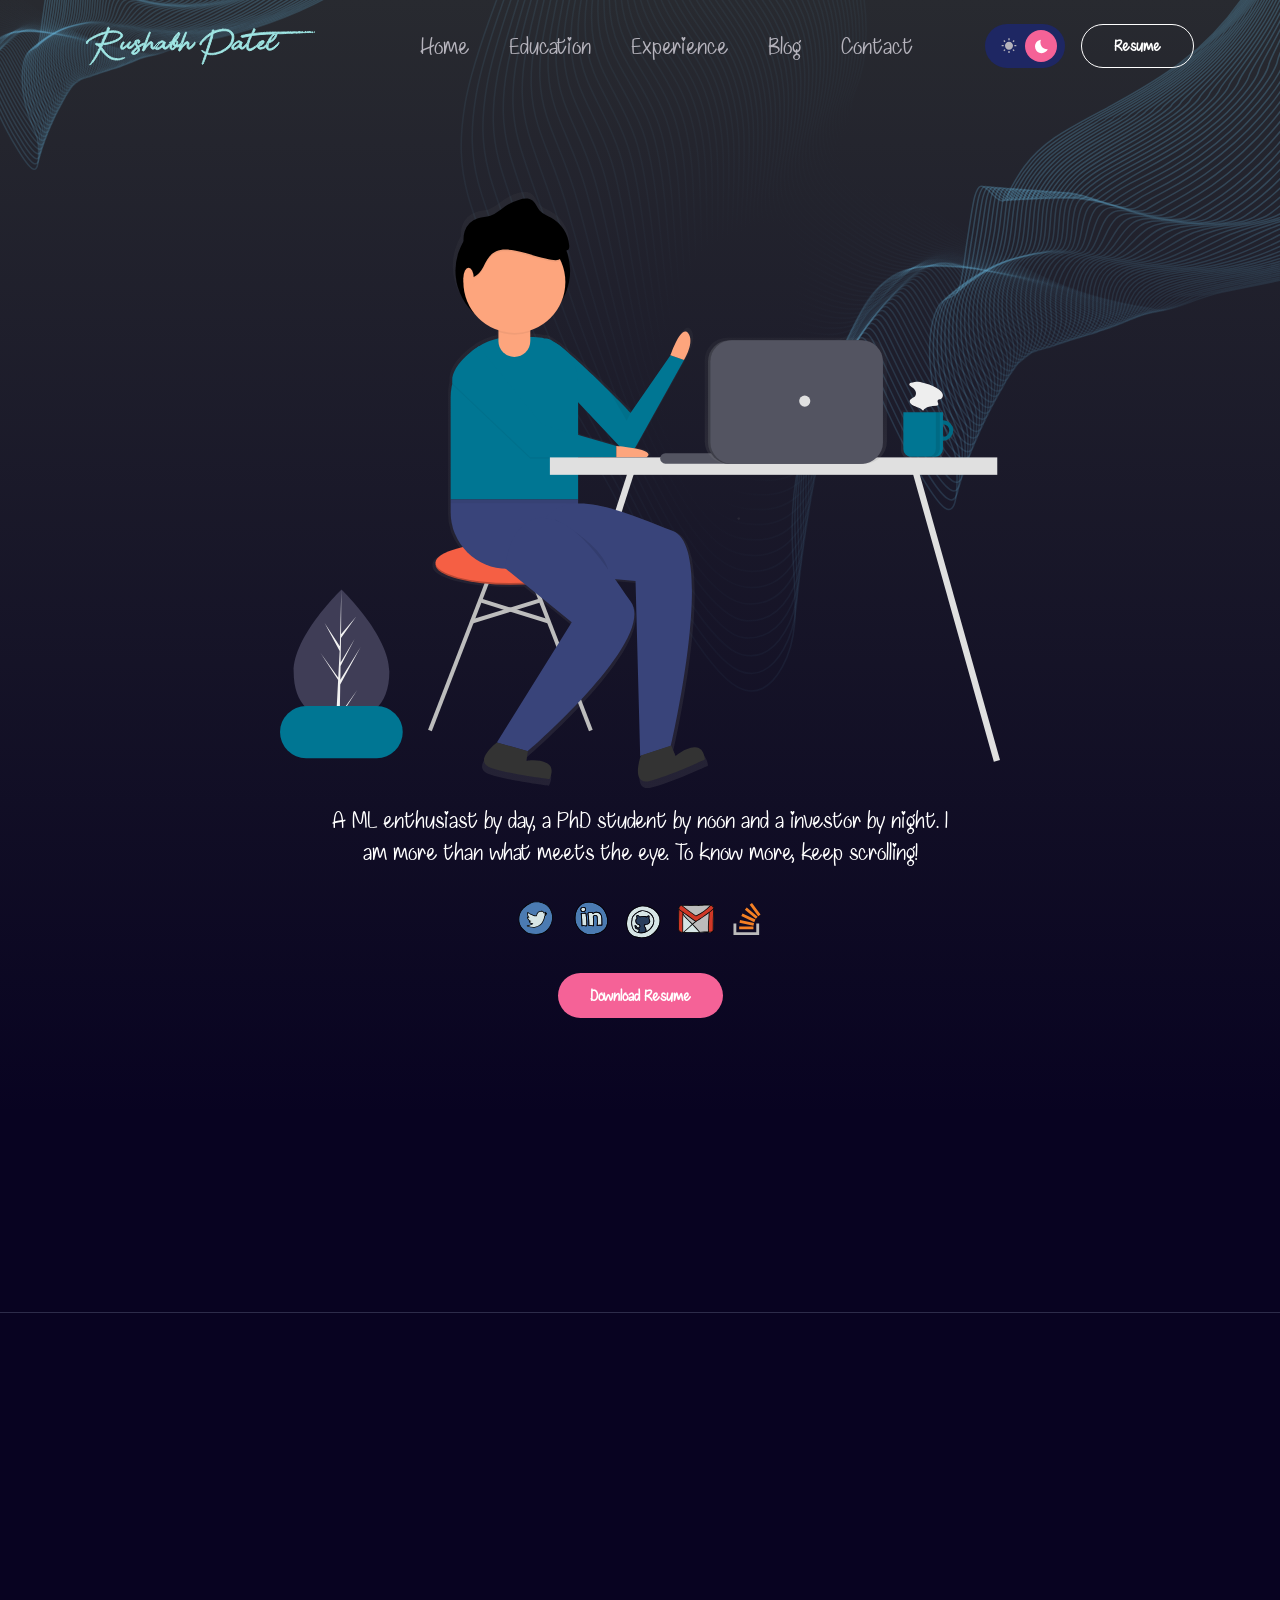
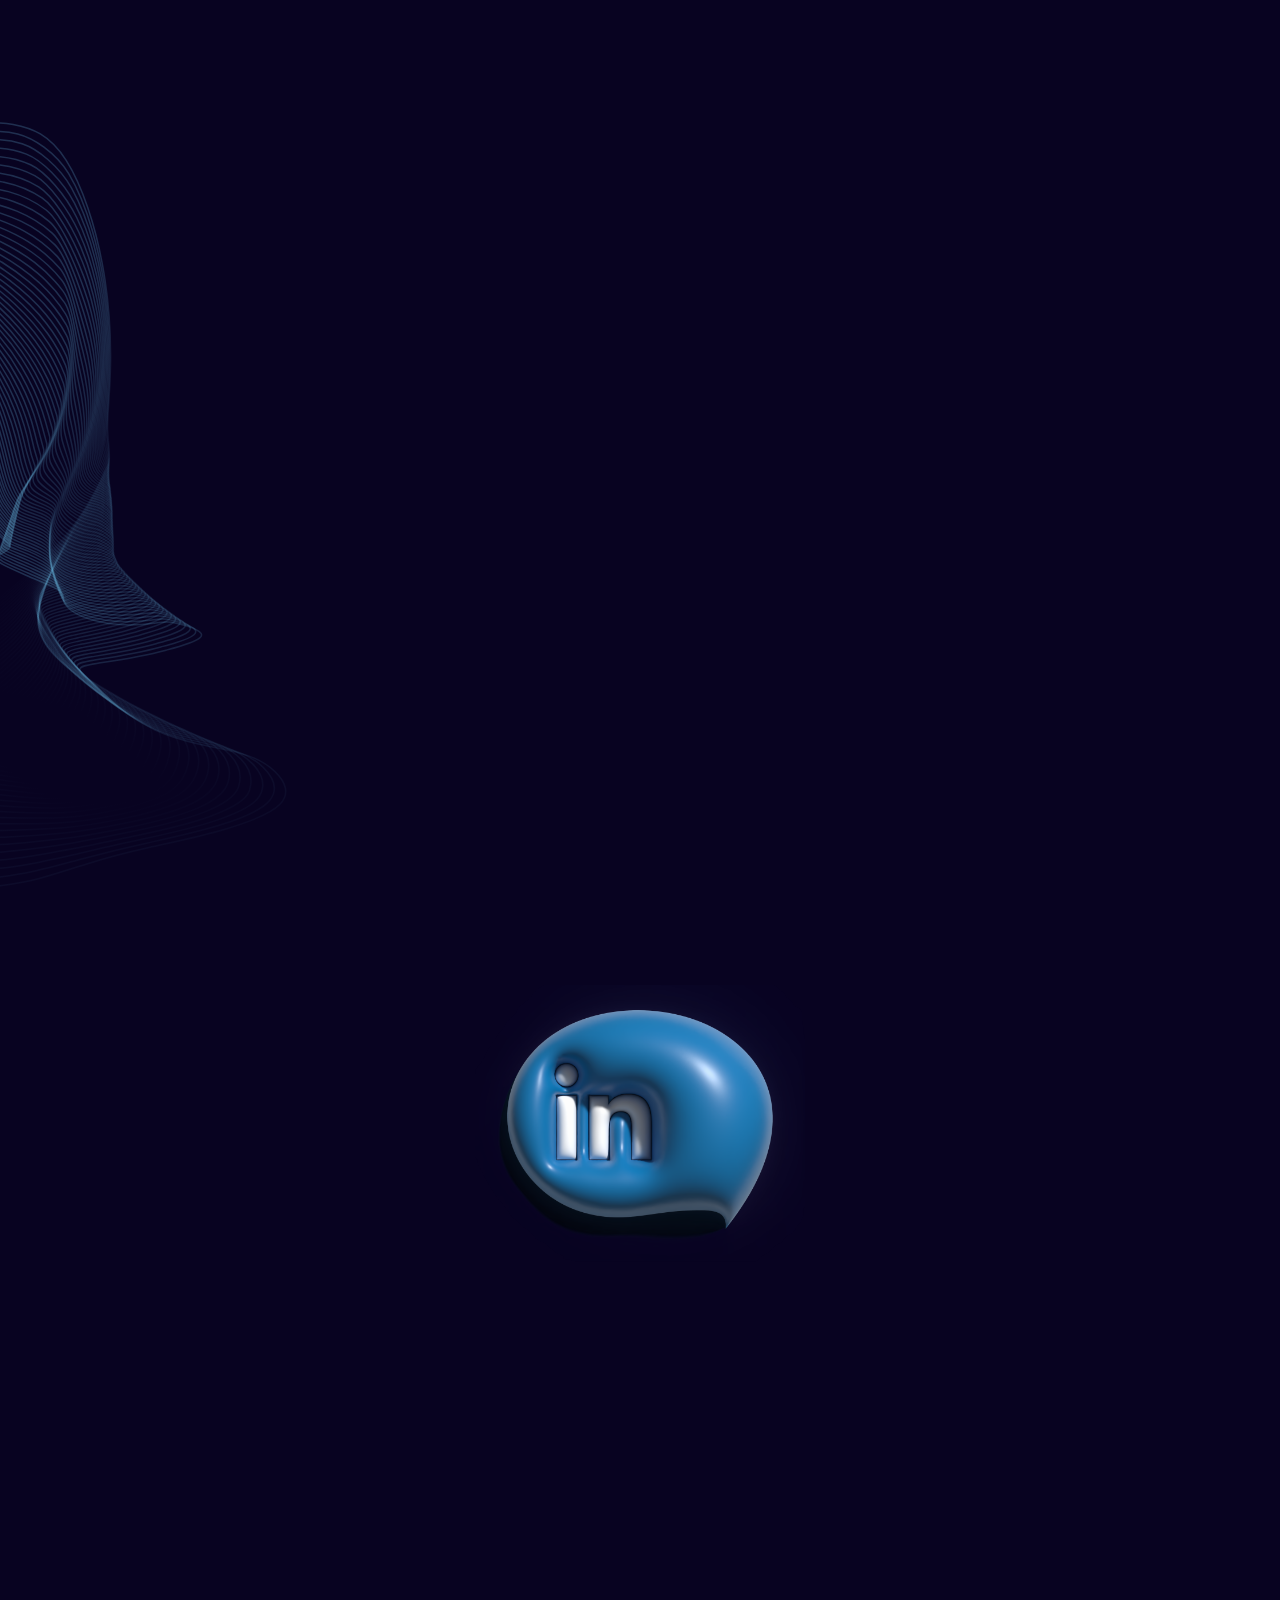
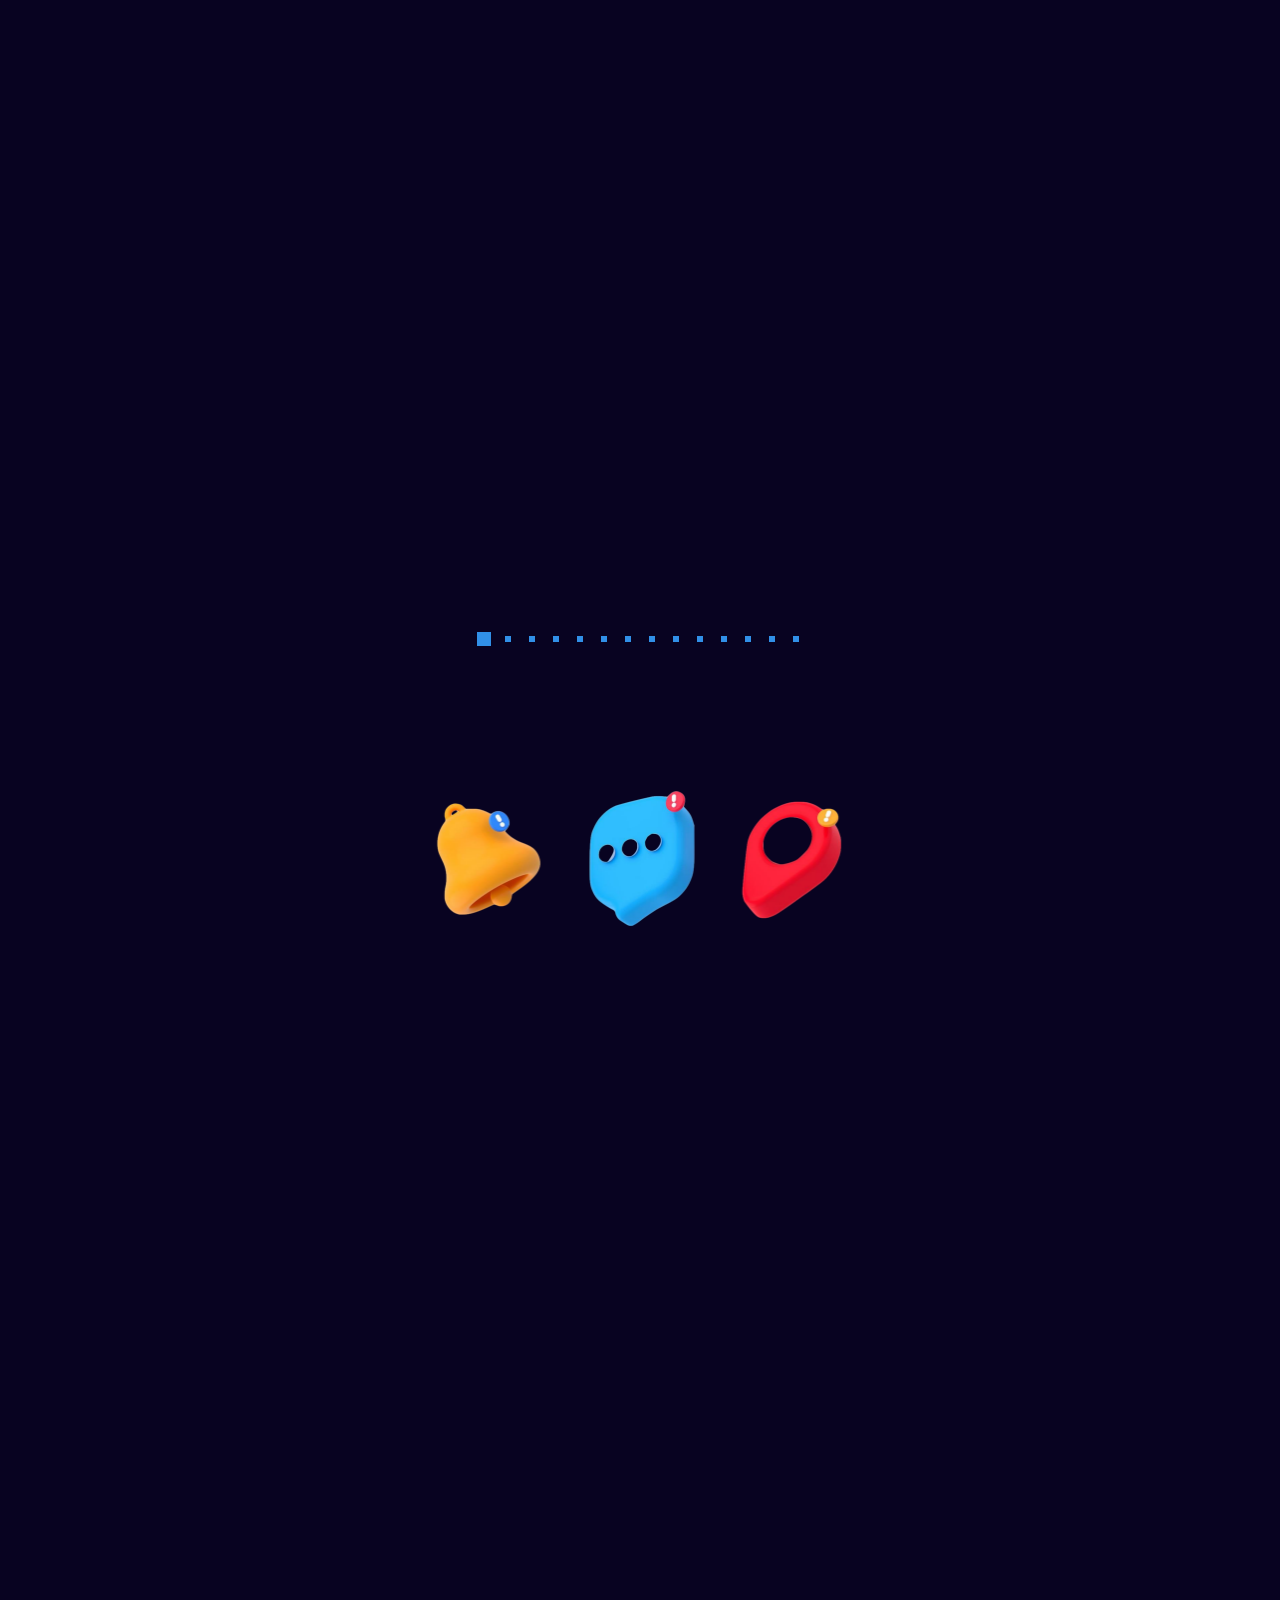
<file: old-index.html>
<!DOCTYPE html>
<html lang="en" class="a0">
  <head>
    <meta charset="UTF-8" />
    <meta http-equiv="X-UA-Compatible" content="IE=edge" />
    <meta name="viewport" content="width=device-width, initial-scale=1.0" />
    <title> Rushabh's Portfolio </title>
    <link rel="shortcut icon" href="images/logo/avatar.png" sizes="192x192" type="image/png" />
    <!-- ===== CSS Files ===== -->
    <link rel="stylesheet" href="css/glightbox.min.css" />
    <link rel="stylesheet" href="css/animate.css" />
    <link rel="stylesheet" href="css/apexcharts.css" />
    <link rel="stylesheet" href="css/tailwind.css" />
    <link rel="stylesheet" href="css/owl.carousel.min.css">
    <link rel="stylesheet" href="css/owl.theme.default.min.css">
    <!-- ===== Alpine JS ===== -->
    <script src="https://ajax.googleapis.com/ajax/libs/jquery/3.2.1/jquery.min.js"></script>
    <script defer src="./js/alpine.min.js"></script>
    <script src="js/wow.min.js"></script>
    <script type="text/javascript" src="js/readmore.min.js"></script>
    <script src="./js/owl.carousel.min.js"></script>
    <script>
      // ===== wow js
      new WOW().init();
    </script>
  </head>
  <body x-data="
      {
        scrolledFromTop: false
      }
    " x-init="window.pageYOffset >= 50 ? scrolledFromTop = true : scrolledFromTop = false" @scroll.window="window.pageYOffset >= 50 ? scrolledFromTop = true : scrolledFromTop = false" class="a1 dark:a2">
    <!-- ===== Header start ===== -->
    <header x-data="
        {
          navbarOpen: false,
          dropdownOpen: false
        }
      " :class="scrolledFromTop ? 'a3p dark:a2 a4 dark:a4 a5 a6 ' : ' a7 dark:a7' " class="a8 a9 aa ab ac ad">
      <div class="ae">
        <div class="af ag aa ac ah">
          <div class="aj ak">
            <a href="index.html" :class="scrolledFromTop && '!al lg:!am' " class="an ab a2h lg:aW">
              <img src="images/logo/logo-light.svg" alt="logo" class="ab dark:ao" />
              <img src="images/logo/logo-dark.svg" alt="logo" class="ao ab dark:an" />
            </a>
          </div>
          <div class="aa ab ac ap ak">
            <div>
              <button @click="navbarOpen = !navbarOpen" :class="navbarOpen && 'navbarTogglerActive' " id="navbarToggler" class="aq ar as/2 an at/2 au av aw[6px] ax focus:ay lg:ao">
                <span :class="navbarOpen && 'az aA[7px]' " class="af aB[6px] an aC[2px] aD[30px] a2 dark:a1"></span>
                <span :class="navbarOpen && 'aE' " class="af aB[6px] an aC[2px] aD[30px] a2 dark:a1"></span>
                <span :class="navbarOpen && 'aA[-8px] aF[135deg]' " class="af aB[6px] an aC[2px] aD[30px] a2 dark:a1"></span>
              </button>
              <nav :class="!navbarOpen && 'ao' " id="navbarCollapse" class="aq ar aG ab aH[250px] au a1 al aI aJ dark:a2 lg:aK lg:an lg:ab lg:aj lg:a7 lg:aL lg:aM dark:lg:a7">
                <ul class="aN lg:aa">
                  <li>
                    <a href="#home" class="a3q scroll-menu aa am a2B aQ  hover:aR dark:aS dark:hover:aR lg:aU lg:aV lg:aW xl:aX 2xl:aY"> Home </a>
                  </li>
                  <li>
                    <a href="#education" class="a3q scroll-menu aa am a2B aQ hover:aR dark:aS dark:hover:aR lg:aU lg:aV lg:aW xl:aX 2xl:aY"> Education </a>
                  </li>
                  <li>
                    <a href="#experience" class="a3q scroll-menu aa am a2B aQ hover:aR dark:aS dark:hover:aR lg:aU lg:aV lg:aW xl:aX 2xl:aY"> Experience </a>
                  </li>
                  <li>
                    <a href="https://rushabh.info/" onclick="window.open('https://rushabh.info/react-blog-github')" class="a3q scroll-menu aa am a2B aQ hover:aR dark:aS dark:hover:aR lg:aU lg:aV lg:aW xl:aX 2xl:aY"> Blog </a>
                  </li>
                  <li>
                    <a href="#contact" class="a3q scroll-menu aa am a2B aQ hover:aR dark:aS dark:hover:aR lg:aU lg:aV lg:aW xl:aX 2xl:aY"> Contact </a>
                  </li>
                </ul>
              </nav>
            </div>
            <div class="aa ap a1l lg:a1m xl:a1n 2xl:a1o">
              <div class="a1p">
                <label for="darkToggler" class="aa a1q a1r a1s ac a1t a1u a1v dark:a1w[#1E2763]">
                  <input type="checkbox" name="darkToggler" id="darkToggler" class="a1x" aria-label="darkToggler" />
                  <span class="aa a1y a1z ac a1t a1u a1A aT dark:a7 dark:aS">
                    <svg width="16" height="16" viewBox="0 0 16 16" class="a1B">
                      <path d="M4.50663 3.2267L3.30663 2.03337L2.36663 2.97337L3.55996 4.1667L4.50663 3.2267ZM2.66663 7.00003H0.666626V8.33337H2.66663V7.00003ZM8.66663 0.366699H7.33329V2.33337H8.66663V0.366699ZM13.6333 2.97337L12.6933 2.03337L11.5 3.2267L12.44 4.1667L13.6333 2.97337ZM11.4933 12.1067L12.6866 13.3067L13.6266 12.3667L12.4266 11.1734L11.4933 12.1067ZM13.3333 7.00003V8.33337H15.3333V7.00003H13.3333ZM7.99996 3.6667C5.79329 3.6667 3.99996 5.46003 3.99996 7.6667C3.99996 9.87337 5.79329 11.6667 7.99996 11.6667C10.2066 11.6667 12 9.87337 12 7.6667C12 5.46003 10.2066 3.6667 7.99996 3.6667ZM7.33329 14.9667H8.66663V13H7.33329V14.9667ZM2.36663 12.36L3.30663 13.3L4.49996 12.1L3.55996 11.16L2.36663 12.36Z" />
                    </svg>
                  </span>
                  <span class="aa a1y a1z ac a1t a1u a7 aQ dark:a1A dark:aT">
                    <svg width="13" height="15" viewBox="0 0 13 15" class="a1B">
                      <path d="M10.6111 12.855C11.591 12.1394 12.3151 11.1979 12.7723 10.1623C10.4824 10.4065 8.1342 9.46314 6.67948 7.47109C5.22476 5.47905 5.04093 2.95516 5.97054 0.848179C4.84491 0.968503 3.72768 1.37162 2.74781 2.08719C-0.224105 4.25747 -0.874706 8.43084 1.29558 11.4028C3.46586 14.3747 7.63923 15.0253 10.6111 12.855Z" />
                    </svg>
                  </span>
                </label>
              </div>
              <div class="ao sm:aa">
                <a href="images/resume/resume.pdf" target="_blank" class="a3q aa ac a1t a1u a1C a1D aw[9px] a1E a1F aP aQ a1G hover:a1H hover:a1A hover:aT dark:a1I dark:aT dark:hover:a1 dark:hover:aR lg:px-4 2xl:px-8"> Resume </a>
              </div>
            </div>
          </div>
        </div>
      </div>
    </header>
    <!-- ===== Header end ===== -->
    <!-- ===== Hero Section start ===== -->
    <section id="home" class="a3p dark:a2 af a2E a3r a3s">
      <div class="ae">
        <div class="ag aa a1L">
          <div class="ab ak">
            <div class="a3t aH[720px] a2G">
              <img src="images/logo/hero1-dark.svg" alt="ayroui" class="floating  ao dark:an" />
              <img src="images/logo/hero1-dark.svg" alt="ayroui" class="floating dark:ao" />
              <h1 class="a1N a2o a1P a2p a1k dark:aT md:a2Q[45px]"></h1>
              <p class="a3q a3t a1N aH[620px] a2B a1R aQ dark:aT"> A ML enthusiast by day, a PhD student by noon and a investor by night. I am more than what meets the eye. To know more, keep scrolling! </p>
              <div class="a3u a1W aa a1L ac a1t sm:a3v">
                <div class="aZ af a3w a3x sm:a3y">
                  <a href="https://twitter.com/rushabhpatel5" class="aV a1c" name="social icon" aria-label="social icon">
                    <img src="images/social/twitter.svg">
                  </a>
                </div>
                <div class="aZ af a3w a3x sm:a3y">
                  <a href="https://www.linkedin.com/in/rushabhpatel5/" class="aV a1c" name="social icon" aria-label="social icon">
                    <img src="images/social/linkedin.svg">
                  </a>
                </div>
                <div class="aZ af a3w a3x sm:a3y">
                  <a href="https://github.com/rushabh31" name="social icon" aria-label="social icon">
                    <img src="images/social/github.svg">
                  </a>
                </div>
                <div class="aZ af a3w a3x sm:a3y">
                  <a href="mailto:rushabh.patel5@gmail.com" class="aV a1c" name="social icon" aria-label="social icon">
                    <img src="images/social/gmail.svg">
                  </a>
                </div>
                <div class="aZ af a3w a3x sm:a3y">
                  <a href="https://stackoverflow.com/users/7120667/rushabh-patel" class="aV a1c" name="social icon" aria-label="social icon">
                    <img src="images/social/stackoverflow.svg">
                  </a>
                </div>
              </div>
              <div class="a1t">
                <a href="images/resume/resume.pdf" target="_blank" class="a3q a1u a1A a22 a1E a1F aP aT hover:a2X dark:hover:bg-opacity-90"> Download Resume </a>
              </div>
            </div>
          </div>
        </div>
      </div>
      <div class="aq a8 a1a a2Z a2w ab a3z" style="
          background-image: linear-gradient(
            180deg,
            #a8c66b 0%,
            rgba(62, 125, 255, 0) 100%
          );
        "></div>
      <img src="images/shapes/hero-shape-light-1.svg" alt="" class="aq a1a a8 a2Z dark:ao" />
      <img src="images/shapes/hero-shape-dark-1.svg" alt="" class="aq a1a a8 a2Z" />
      <img src="images/shapes/hero-shape-light-2.svg" alt="" class="aq a19 a8 a2Z dark:ao" />
      <img src="images/shapes/hero-shape-dark-2.svg" alt="" class="aq a19 a8 a2Z" />
    </section>
    <!-- ===== Hero Section end ===== -->
    <!-- ===== Brands Section start ===== -->
    <section class="a3p dark:a2">
      <div class="ae">
        <div class="wow fadeInUp a3A dark:a2l[#2D2C4A]" data-wow-delay="0s">
          <h2 class="a3q a1W a2G a2B a1P a1k dark:aT sm:a2B"> Worked with these organizations </h2>
          <div class="ag aa a1L ac a1t">
            <div class="ak">
              <a href="https://evolutioniq.com/" target="_blank" rel="nofollow noopenner" class="a1W aa aH[170px] a1t">
                <img src="images/brands/eiq.png" alt="ayroui" class="a3t ao a3B a2G dark:an" />
                <img src="images/brands/eiq.png" alt="ayroui" class="a3t a3B a2G dark:ao" />
              </a>
            </div>
            <div class="ak">
              <a href="https://att.com" target="_blank" rel="nofollow noopenner" class="a1W aa aH[170px] a1t">
                <img src="images/brands/att-dark.png" alt="lineicons" class="a3t ao a32 a2G dark:an" />
                <img src="images/brands/att-light.svg" alt="lineicons" class="a3t a32 a2G dark:ao" />
              </a>
            </div>
            <div class="ak">
              <a href="https://chop.edu" target="_blank" rel="nofollow noopenner" class="a1W aa aH[170px] a1t">
                <img src="images/brands/chop.png" alt="lineicons" class="a3t ao a1y a2G dark:an" />
                <img src="images/brands/chop.png" alt="lineicons" class="a3t a1y a2G dark:ao" />
              </a>
            </div>
            <div class="ak">
              <a href="https://vnshealth.org" target="_blank" rel="nofollow noopenner" class="a1W aa aH[170px] a1t">
                <img src="images/brands/VNS-Health-Logo-dark.png" alt="tailgrids" class="a3t ao a32 a2G dark:an" />
                <img src="images/brands/VNS-Health-Logo-light.png" alt="tailgrids" class="a3t a1y a2G dark:ao" />
              </a>
            </div>
            <div class="ak">
              <a href="https://jvion.com" target="_blank" rel="nofollow noopenner" class="a1W aa aH[170px] a1t">
                <img src="images/brands/jvion-logo.png" alt="ayroui" class="a3t ao a1y a2G dark:an" />
                <img src="images/brands/jvion-logo.png" alt="ayroui" class="a3t a1y a2G dark:ao" />
              </a>
            </div>
          </div>
        </div>
      </div>
    </section>
    <!-- ===== Brands Section end ===== -->
    <!-- ===== Team Section start ===== -->
    <section id="education" class="a3p dark:a2 a36 a2l[#F3F4F4] a1J[120px] a1T dark:a2l[#2D2C4A]">
      <div class="ae">
        <div class="wow fadeInUp a3t a3C aH[590px] a2G md:a30" data-wow-delay="0s">
          <span class="a3q a2d aO a1P aR sm:a1O">
            <div style="width:100%; height:100%">
              <img style="margin-left: auto;
          margin-right: auto; margin-bottom: 3rem;
          display: block;" src="images/education/hat.svg" alt="logo" class="floating" width="70%" />
            </div> Degrees
          </span>
          <h2 class="a3q a2d a2o a1P a2p aR dark:aT md:a2Q[45px]"> Education </h2>
          <blockquote>
            <p class="a3q a1O a1R aQ dark:aS"> Live as if you were to die tomorrow. Learn as if you were to live forever. <i> — Mahatma Gandhi</i>
            </p>
          </blockquote>
        </div>
        <div class="ag aa a1L">
          <div class="ab ak sm:a1M lg:a1M/3">
            <div class="a3D  aZ wow fadeInUp a1W au a3E a21 a1v a1f a2G a1G a1H dark:a3F dark:a3" data-wow-delay="0s">
              <div class="a2a a2c a1i" style="display: inline-block;
                width: 130px;
                height: 130px;
                background: url(https://licensing.auburn.edu/wp-content/uploads/2020/02/Seal1.jpg);
                background-position: 50% 50%;
                background-size: cover;
                border-radius: 50%;"></div>
              <div>
                <h3 class="a3q a2s a1O aP a1k dark:aT"> Auburn University, Alabama </h3>
                <p class="a3q a2d aO a1R aQ dark:aS"> Ph.D in Computer Science <br> (2020 - Present) </p>
                <br>
                <div class="a1N aa ac a1t a3G">
                  <a href="https://twitter.com/AuburnU" class="a2Q[#B6BFC9] hover:aR dark:aT dark:hover:aR" name="social-link" aria-label="social-link">
                    <svg width="20" height="20" viewBox="0 0 20 20" class="a1B">
                      <path d="M18.7168 4.99998C18.0751 5.29165 17.3834 5.48331 16.6668 5.57498C17.4001 5.13331 17.9668 4.43331 18.2334 3.59165C17.5418 4.00831 16.7751 4.29998 15.9668 4.46665C15.3084 3.74998 14.3834 3.33331 13.3334 3.33331C11.3751 3.33331 9.77511 4.93331 9.77511 6.90831C9.77511 7.19165 9.80845 7.46665 9.86678 7.72498C6.90011 7.57498 4.25845 6.14998 2.50011 3.99165C2.19178 4.51665 2.01678 5.13331 2.01678 5.78331C2.01678 7.02498 2.64178 8.12498 3.60845 8.74998C3.01678 8.74998 2.46678 8.58331 1.98345 8.33331C1.98345 8.33331 1.98345 8.33331 1.98345 8.35831C1.98345 10.0916 3.21678 11.5416 4.85011 11.8666C4.55011 11.95 4.23345 11.9916 3.90845 11.9916C3.68345 11.9916 3.45845 11.9666 3.24178 11.925C3.69178 13.3333 5.00011 14.3833 6.57511 14.4083C5.35845 15.375 3.81678 15.9416 2.13345 15.9416C1.85011 15.9416 1.56678 15.925 1.28345 15.8916C2.86678 16.9083 4.75011 17.5 6.76678 17.5C13.3334 17.5 16.9418 12.05 16.9418 7.32498C16.9418 7.16665 16.9418 7.01665 16.9334 6.85831C17.6334 6.35831 18.2334 5.72498 18.7168 4.99998Z" />
                    </svg>
                  </a>
                  <a href="https://www.linkedin.com/school/auburn-university/" class="a2Q[#B6BFC9] hover:aR dark:aT dark:hover:aR" name="social-link" aria-label="social-link">
                    <svg width="20" height="20" viewBox="0 0 20 20" class="a1B">
                      <path d="M15.8333 2.5C16.2754 2.5 16.6993 2.67559 17.0118 2.98816C17.3244 3.30072 17.5 3.72464 17.5 4.16667V15.8333C17.5 16.2754 17.3244 16.6993 17.0118 17.0118C16.6993 17.3244 16.2754 17.5 15.8333 17.5H4.16667C3.72464 17.5 3.30072 17.3244 2.98816 17.0118C2.67559 16.6993 2.5 16.2754 2.5 15.8333V4.16667C2.5 3.72464 2.67559 3.30072 2.98816 2.98816C3.30072 2.67559 3.72464 2.5 4.16667 2.5H15.8333ZM15.4167 15.4167V11C15.4167 10.2795 15.1304 9.5885 14.621 9.07903C14.1115 8.56955 13.4205 8.28333 12.7 8.28333C11.9917 8.28333 11.1667 8.71667 10.7667 9.36667V8.44167H8.44167V15.4167H10.7667V11.3083C10.7667 10.6667 11.2833 10.1417 11.925 10.1417C12.2344 10.1417 12.5312 10.2646 12.75 10.4834C12.9688 10.7022 13.0917 10.9989 13.0917 11.3083V15.4167H15.4167ZM5.73333 7.13333C6.10464 7.13333 6.46073 6.98583 6.72328 6.72328C6.98583 6.46073 7.13333 6.10464 7.13333 5.73333C7.13333 4.95833 6.50833 4.325 5.73333 4.325C5.35982 4.325 5.0016 4.47338 4.73749 4.73749C4.47338 5.0016 4.325 5.35982 4.325 5.73333C4.325 6.50833 4.95833 7.13333 5.73333 7.13333ZM6.89167 15.4167V8.44167H4.58333V15.4167H6.89167Z" />
                    </svg>
                  </a>
                  <a href="https://www.auburn.edu/" class="a2Q[#B6BFC9] hover:aR dark:aT dark:hover:aR" name="social-link" aria-label="social-link">
                    <?xml version="1.0" encoding="utf-8"?>
                    <!-- Generator: Adobe Illustrator 22.0.1, SVG Export Plug-In . SVG Version: 6.00 Build 0)  -->
                    <svg class="a1B" width="20" height="20" version="1.1" id="lni_lni-website" xmlns="http://www.w3.org/2000/svg" xmlns:xlink="http://www.w3.org/1999/xlink" x="0px" y="0px" viewBox="0 0 64 64" style="enable-background:new 0 0 64 64;" xml:space="preserve">
                      <g>
                        <path d="M20.5,19.4l-1.2,2.4l-1-2c-0.3-0.7-1-1.1-1.8-1.1s-1.5,0.4-1.8,1.1l-1,2l-1.2-2.4c-0.4-0.9-1.5-1.2-2.3-0.8
                      c-0.9,0.4-1.2,1.5-0.8,2.3l2.5,5.1c0.3,0.7,1,1.1,1.8,1.1c0.8,0,1.5-0.4,1.8-1.1l1-2l1,2c0.3,0.7,1,1.1,1.8,1.1
                      c0.8,0,1.5-0.4,1.8-1.1l2.5-5.1c0.4-0.9,0.1-1.9-0.8-2.3C22,18.1,20.9,18.5,20.5,19.4z" />
                        <path d="M38.3,18.6c-0.9-0.4-1.9-0.1-2.3,0.8l-1.2,2.4l-1-2c-0.3-0.7-1-1.1-1.8-1.1c-0.8,0-1.5,0.4-1.8,1.1l-1,2L28,19.4
                      c-0.4-0.9-1.5-1.2-2.3-0.8c-0.9,0.4-1.2,1.5-0.8,2.3l2.5,5.1c0.3,0.7,1,1.1,1.8,1.1c0.8,0,1.5-0.4,1.8-1.1l1-2l1,2
                      c0.3,0.7,1,1.1,1.8,1.1c0,0,0,0,0,0c0.8,0,1.5-0.4,1.8-1.1l2.5-5.1C39.6,20.1,39.2,19,38.3,18.6z" />
                        <path d="M46.5,26l1-2l1,2c0.3,0.7,1,1.1,1.8,1.1s1.5-0.4,1.8-1.1l2.5-5.1c0.4-0.9,0.1-1.9-0.8-2.3c-0.9-0.4-1.9-0.1-2.3,0.8
                      l-1.2,2.4l-1-2c-0.3-0.7-1-1.1-1.8-1.1c-0.8,0-1.5,0.4-1.8,1.1l-1,2l-1.2-2.4c-0.4-0.9-1.5-1.2-2.3-0.8c-0.9,0.4-1.2,1.5-0.8,2.3
                      l2.5,5.1c0.3,0.7,1,1.1,1.8,1.1C45.5,27.2,46.2,26.7,46.5,26z" />
                        <path d="M58.4,7.8H5.6c-2.4,0-4.3,2-4.3,4.4v21.2c0,2.4,1.9,4.4,4.3,4.4h31.7c1,0,1.8-0.8,1.8-1.8s-0.8-1.8-1.8-1.8H5.6
                      c-0.4,0-0.8-0.4-0.8-0.9V12.2c0-0.5,0.4-0.9,0.8-0.9h52.9c0.4,0,0.8,0.4,0.8,0.9v21.2c0,0.5-0.4,0.9-0.9,0.9c-1,0-1.8,0.8-1.8,1.8
                      s0.8,1.8,1.8,1.8c2.4,0,4.4-2,4.4-4.4V12.2C62.8,9.8,60.8,7.8,58.4,7.8z" />
                        <path d="M61.1,44.3L47,37.2c-1-0.5-2.1-0.4-2.9,0.4c-0.7,0.7-0.9,1.9-0.4,2.9l7.1,14.1c0.5,1,1.5,1.6,2.5,1.6c0,0,0,0,0.1,0
                      c0.9,0,1.7-0.6,2.1-1.4l1.8-4.1l4.1-1.8c0.8-0.4,1.4-1.2,1.4-2.1C62.7,45.8,62.1,44.8,61.1,44.3z M54.6,48.1l-1.5,3.3l-4.8-9.6
                      l9.6,4.8L54.6,48.1z" />
                      </g>
                    </svg>
                  </a>
                </div>
              </div>
            </div>
          </div>
          <div class="ab ak sm:a1M lg:a1M/3">
            <div class="a3D  aZ wow fadeInUp a1W au a3E a21 a1v a1f a2G a1G a1H dark:a3F dark:a3" data-wow-delay="0s">
              <div class="a2a a2c a1i" style="display: inline-block;
                  width: 130px;
                  height: 130px;
                  background: url(https://upload.wikimedia.org/wikipedia/commons/thumb/a/af/University_of_Illinois_seal.svg/1200px-University_of_Illinois_seal.svg.png);
                  background-position: 50% 50%;
                  background-size: cover;
                  border-radius: 50%;"></div>
              <div>
                <h3 class="a3q a2s a1O aP a1k dark:aT"> University of Illinois </h3>
                <p class="a3q a2d aO a1R aQ dark:aS"> MS in Computer Science <br> (Jan 2016 - May 2017) </p>
                <br>
                <div class="a1N aa ac a1t a3G">
                  <a href="https://twitter.com/UISedu" class="a2Q[#B6BFC9] hover:aR dark:aT dark:hover:aR" name="social-link" aria-label="social-link">
                    <svg width="20" height="20" viewBox="0 0 20 20" class="a1B">
                      <path d="M18.7168 4.99998C18.0751 5.29165 17.3834 5.48331 16.6668 5.57498C17.4001 5.13331 17.9668 4.43331 18.2334 3.59165C17.5418 4.00831 16.7751 4.29998 15.9668 4.46665C15.3084 3.74998 14.3834 3.33331 13.3334 3.33331C11.3751 3.33331 9.77511 4.93331 9.77511 6.90831C9.77511 7.19165 9.80845 7.46665 9.86678 7.72498C6.90011 7.57498 4.25845 6.14998 2.50011 3.99165C2.19178 4.51665 2.01678 5.13331 2.01678 5.78331C2.01678 7.02498 2.64178 8.12498 3.60845 8.74998C3.01678 8.74998 2.46678 8.58331 1.98345 8.33331C1.98345 8.33331 1.98345 8.33331 1.98345 8.35831C1.98345 10.0916 3.21678 11.5416 4.85011 11.8666C4.55011 11.95 4.23345 11.9916 3.90845 11.9916C3.68345 11.9916 3.45845 11.9666 3.24178 11.925C3.69178 13.3333 5.00011 14.3833 6.57511 14.4083C5.35845 15.375 3.81678 15.9416 2.13345 15.9416C1.85011 15.9416 1.56678 15.925 1.28345 15.8916C2.86678 16.9083 4.75011 17.5 6.76678 17.5C13.3334 17.5 16.9418 12.05 16.9418 7.32498C16.9418 7.16665 16.9418 7.01665 16.9334 6.85831C17.6334 6.35831 18.2334 5.72498 18.7168 4.99998Z" />
                    </svg>
                  </a>
                  <a href="https://www.linkedin.com/school/university-of-illinois/" class="a2Q[#B6BFC9] hover:aR dark:aT dark:hover:aR" name="social-link" aria-label="social-link">
                    <svg width="20" height="20" viewBox="0 0 20 20" class="a1B">
                      <path d="M15.8333 2.5C16.2754 2.5 16.6993 2.67559 17.0118 2.98816C17.3244 3.30072 17.5 3.72464 17.5 4.16667V15.8333C17.5 16.2754 17.3244 16.6993 17.0118 17.0118C16.6993 17.3244 16.2754 17.5 15.8333 17.5H4.16667C3.72464 17.5 3.30072 17.3244 2.98816 17.0118C2.67559 16.6993 2.5 16.2754 2.5 15.8333V4.16667C2.5 3.72464 2.67559 3.30072 2.98816 2.98816C3.30072 2.67559 3.72464 2.5 4.16667 2.5H15.8333ZM15.4167 15.4167V11C15.4167 10.2795 15.1304 9.5885 14.621 9.07903C14.1115 8.56955 13.4205 8.28333 12.7 8.28333C11.9917 8.28333 11.1667 8.71667 10.7667 9.36667V8.44167H8.44167V15.4167H10.7667V11.3083C10.7667 10.6667 11.2833 10.1417 11.925 10.1417C12.2344 10.1417 12.5312 10.2646 12.75 10.4834C12.9688 10.7022 13.0917 10.9989 13.0917 11.3083V15.4167H15.4167ZM5.73333 7.13333C6.10464 7.13333 6.46073 6.98583 6.72328 6.72328C6.98583 6.46073 7.13333 6.10464 7.13333 5.73333C7.13333 4.95833 6.50833 4.325 5.73333 4.325C5.35982 4.325 5.0016 4.47338 4.73749 4.73749C4.47338 5.0016 4.325 5.35982 4.325 5.73333C4.325 6.50833 4.95833 7.13333 5.73333 7.13333ZM6.89167 15.4167V8.44167H4.58333V15.4167H6.89167Z" />
                    </svg>
                  </a>
                  <a href="https://www.uis.edu/" class="a2Q[#B6BFC9] hover:aR dark:aT dark:hover:aR" name="social-link" aria-label="social-link">
                    <?xml version="1.0" encoding="utf-8"?>
                    <!-- Generator: Adobe Illustrator 22.0.1, SVG Export Plug-In . SVG Version: 6.00 Build 0)  -->
                    <svg class="a1B" width="20" height="20" version="1.1" id="lni_lni-website" xmlns="http://www.w3.org/2000/svg" xmlns:xlink="http://www.w3.org/1999/xlink" x="0px" y="0px" viewBox="0 0 64 64" style="enable-background:new 0 0 64 64;" xml:space="preserve">
                      <g>
                        <path d="M20.5,19.4l-1.2,2.4l-1-2c-0.3-0.7-1-1.1-1.8-1.1s-1.5,0.4-1.8,1.1l-1,2l-1.2-2.4c-0.4-0.9-1.5-1.2-2.3-0.8
                      c-0.9,0.4-1.2,1.5-0.8,2.3l2.5,5.1c0.3,0.7,1,1.1,1.8,1.1c0.8,0,1.5-0.4,1.8-1.1l1-2l1,2c0.3,0.7,1,1.1,1.8,1.1
                      c0.8,0,1.5-0.4,1.8-1.1l2.5-5.1c0.4-0.9,0.1-1.9-0.8-2.3C22,18.1,20.9,18.5,20.5,19.4z" />
                        <path d="M38.3,18.6c-0.9-0.4-1.9-0.1-2.3,0.8l-1.2,2.4l-1-2c-0.3-0.7-1-1.1-1.8-1.1c-0.8,0-1.5,0.4-1.8,1.1l-1,2L28,19.4
                      c-0.4-0.9-1.5-1.2-2.3-0.8c-0.9,0.4-1.2,1.5-0.8,2.3l2.5,5.1c0.3,0.7,1,1.1,1.8,1.1c0.8,0,1.5-0.4,1.8-1.1l1-2l1,2
                      c0.3,0.7,1,1.1,1.8,1.1c0,0,0,0,0,0c0.8,0,1.5-0.4,1.8-1.1l2.5-5.1C39.6,20.1,39.2,19,38.3,18.6z" />
                        <path d="M46.5,26l1-2l1,2c0.3,0.7,1,1.1,1.8,1.1s1.5-0.4,1.8-1.1l2.5-5.1c0.4-0.9,0.1-1.9-0.8-2.3c-0.9-0.4-1.9-0.1-2.3,0.8
                      l-1.2,2.4l-1-2c-0.3-0.7-1-1.1-1.8-1.1c-0.8,0-1.5,0.4-1.8,1.1l-1,2l-1.2-2.4c-0.4-0.9-1.5-1.2-2.3-0.8c-0.9,0.4-1.2,1.5-0.8,2.3
                      l2.5,5.1c0.3,0.7,1,1.1,1.8,1.1C45.5,27.2,46.2,26.7,46.5,26z" />
                        <path d="M58.4,7.8H5.6c-2.4,0-4.3,2-4.3,4.4v21.2c0,2.4,1.9,4.4,4.3,4.4h31.7c1,0,1.8-0.8,1.8-1.8s-0.8-1.8-1.8-1.8H5.6
                      c-0.4,0-0.8-0.4-0.8-0.9V12.2c0-0.5,0.4-0.9,0.8-0.9h52.9c0.4,0,0.8,0.4,0.8,0.9v21.2c0,0.5-0.4,0.9-0.9,0.9c-1,0-1.8,0.8-1.8,1.8
                      s0.8,1.8,1.8,1.8c2.4,0,4.4-2,4.4-4.4V12.2C62.8,9.8,60.8,7.8,58.4,7.8z" />
                        <path d="M61.1,44.3L47,37.2c-1-0.5-2.1-0.4-2.9,0.4c-0.7,0.7-0.9,1.9-0.4,2.9l7.1,14.1c0.5,1,1.5,1.6,2.5,1.6c0,0,0,0,0.1,0
                      c0.9,0,1.7-0.6,2.1-1.4l1.8-4.1l4.1-1.8c0.8-0.4,1.4-1.2,1.4-2.1C62.7,45.8,62.1,44.8,61.1,44.3z M54.6,48.1l-1.5,3.3l-4.8-9.6
                      l9.6,4.8L54.6,48.1z" />
                      </g>
                    </svg>
                  </a>
                </div>
              </div>
            </div>
          </div>
          <div class="ab ak sm:a1M lg:a1M/3">
            <div class="a3D  aZ wow fadeInUp a1W au a3E a21 a1v a1f a2G a1G a1H dark:a3F dark:a3" data-wow-delay="0s">
              <div class="a2a a2c a1i" style="display: inline-block;
                  width: 130px;
                  height: 130px;
                  background: url(images/education/siu.png);
                  background-color: #ffffff;
                  background-position: 50% 50%;
                  background-size: cover;
                  border-radius: 50%;"></div>
              <div>
                <h3 class="a3q a2s a1O aP a1k dark:aT"> SIT, Pune, India </h3>
                <p class="a3q a2d aO a1R aQ dark:aS"> B.Tech in Computer Science <br> (July 2011 - May 2015) </p>
                <br>
                <div class="a1N aa ac a1t a3G">
                  <a href="https://twitter.com/symbiosistweets" class="a2Q[#B6BFC9] hover:aR dark:aT dark:hover:aR" name="social-link" aria-label="social-link">
                    <svg width="20" height="20" viewBox="0 0 20 20" class="a1B">
                      <path d="M18.7168 4.99998C18.0751 5.29165 17.3834 5.48331 16.6668 5.57498C17.4001 5.13331 17.9668 4.43331 18.2334 3.59165C17.5418 4.00831 16.7751 4.29998 15.9668 4.46665C15.3084 3.74998 14.3834 3.33331 13.3334 3.33331C11.3751 3.33331 9.77511 4.93331 9.77511 6.90831C9.77511 7.19165 9.80845 7.46665 9.86678 7.72498C6.90011 7.57498 4.25845 6.14998 2.50011 3.99165C2.19178 4.51665 2.01678 5.13331 2.01678 5.78331C2.01678 7.02498 2.64178 8.12498 3.60845 8.74998C3.01678 8.74998 2.46678 8.58331 1.98345 8.33331C1.98345 8.33331 1.98345 8.33331 1.98345 8.35831C1.98345 10.0916 3.21678 11.5416 4.85011 11.8666C4.55011 11.95 4.23345 11.9916 3.90845 11.9916C3.68345 11.9916 3.45845 11.9666 3.24178 11.925C3.69178 13.3333 5.00011 14.3833 6.57511 14.4083C5.35845 15.375 3.81678 15.9416 2.13345 15.9416C1.85011 15.9416 1.56678 15.925 1.28345 15.8916C2.86678 16.9083 4.75011 17.5 6.76678 17.5C13.3334 17.5 16.9418 12.05 16.9418 7.32498C16.9418 7.16665 16.9418 7.01665 16.9334 6.85831C17.6334 6.35831 18.2334 5.72498 18.7168 4.99998Z" />
                    </svg>
                  </a>
                  <a href="https://www.linkedin.com/school/sitpune.edu.in/" class="a2Q[#B6BFC9] hover:aR dark:aT dark:hover:aR" name="social-link" aria-label="social-link">
                    <svg width="20" height="20" viewBox="0 0 20 20" class="a1B">
                      <path d="M15.8333 2.5C16.2754 2.5 16.6993 2.67559 17.0118 2.98816C17.3244 3.30072 17.5 3.72464 17.5 4.16667V15.8333C17.5 16.2754 17.3244 16.6993 17.0118 17.0118C16.6993 17.3244 16.2754 17.5 15.8333 17.5H4.16667C3.72464 17.5 3.30072 17.3244 2.98816 17.0118C2.67559 16.6993 2.5 16.2754 2.5 15.8333V4.16667C2.5 3.72464 2.67559 3.30072 2.98816 2.98816C3.30072 2.67559 3.72464 2.5 4.16667 2.5H15.8333ZM15.4167 15.4167V11C15.4167 10.2795 15.1304 9.5885 14.621 9.07903C14.1115 8.56955 13.4205 8.28333 12.7 8.28333C11.9917 8.28333 11.1667 8.71667 10.7667 9.36667V8.44167H8.44167V15.4167H10.7667V11.3083C10.7667 10.6667 11.2833 10.1417 11.925 10.1417C12.2344 10.1417 12.5312 10.2646 12.75 10.4834C12.9688 10.7022 13.0917 10.9989 13.0917 11.3083V15.4167H15.4167ZM5.73333 7.13333C6.10464 7.13333 6.46073 6.98583 6.72328 6.72328C6.98583 6.46073 7.13333 6.10464 7.13333 5.73333C7.13333 4.95833 6.50833 4.325 5.73333 4.325C5.35982 4.325 5.0016 4.47338 4.73749 4.73749C4.47338 5.0016 4.325 5.35982 4.325 5.73333C4.325 6.50833 4.95833 7.13333 5.73333 7.13333ZM6.89167 15.4167V8.44167H4.58333V15.4167H6.89167Z" />
                    </svg>
                  </a>
                  <a href="https://www.sitpune.edu.in/" class="a2Q[#B6BFC9] hover:aR dark:aT dark:hover:aR" name="social-link" aria-label="social-link">
                    <?xml version="1.0" encoding="utf-8"?>
                    <!-- Generator: Adobe Illustrator 22.0.1, SVG Export Plug-In . SVG Version: 6.00 Build 0)  -->
                    <svg class="a1B" width="20" height="20" version="1.1" id="lni_lni-website" xmlns="http://www.w3.org/2000/svg" xmlns:xlink="http://www.w3.org/1999/xlink" x="0px" y="0px" viewBox="0 0 64 64" style="enable-background:new 0 0 64 64;" xml:space="preserve">
                      <g>
                        <path d="M20.5,19.4l-1.2,2.4l-1-2c-0.3-0.7-1-1.1-1.8-1.1s-1.5,0.4-1.8,1.1l-1,2l-1.2-2.4c-0.4-0.9-1.5-1.2-2.3-0.8
                      c-0.9,0.4-1.2,1.5-0.8,2.3l2.5,5.1c0.3,0.7,1,1.1,1.8,1.1c0.8,0,1.5-0.4,1.8-1.1l1-2l1,2c0.3,0.7,1,1.1,1.8,1.1
                      c0.8,0,1.5-0.4,1.8-1.1l2.5-5.1c0.4-0.9,0.1-1.9-0.8-2.3C22,18.1,20.9,18.5,20.5,19.4z" />
                        <path d="M38.3,18.6c-0.9-0.4-1.9-0.1-2.3,0.8l-1.2,2.4l-1-2c-0.3-0.7-1-1.1-1.8-1.1c-0.8,0-1.5,0.4-1.8,1.1l-1,2L28,19.4
                      c-0.4-0.9-1.5-1.2-2.3-0.8c-0.9,0.4-1.2,1.5-0.8,2.3l2.5,5.1c0.3,0.7,1,1.1,1.8,1.1c0.8,0,1.5-0.4,1.8-1.1l1-2l1,2
                      c0.3,0.7,1,1.1,1.8,1.1c0,0,0,0,0,0c0.8,0,1.5-0.4,1.8-1.1l2.5-5.1C39.6,20.1,39.2,19,38.3,18.6z" />
                        <path d="M46.5,26l1-2l1,2c0.3,0.7,1,1.1,1.8,1.1s1.5-0.4,1.8-1.1l2.5-5.1c0.4-0.9,0.1-1.9-0.8-2.3c-0.9-0.4-1.9-0.1-2.3,0.8
                      l-1.2,2.4l-1-2c-0.3-0.7-1-1.1-1.8-1.1c-0.8,0-1.5,0.4-1.8,1.1l-1,2l-1.2-2.4c-0.4-0.9-1.5-1.2-2.3-0.8c-0.9,0.4-1.2,1.5-0.8,2.3
                      l2.5,5.1c0.3,0.7,1,1.1,1.8,1.1C45.5,27.2,46.2,26.7,46.5,26z" />
                        <path d="M58.4,7.8H5.6c-2.4,0-4.3,2-4.3,4.4v21.2c0,2.4,1.9,4.4,4.3,4.4h31.7c1,0,1.8-0.8,1.8-1.8s-0.8-1.8-1.8-1.8H5.6
                      c-0.4,0-0.8-0.4-0.8-0.9V12.2c0-0.5,0.4-0.9,0.8-0.9h52.9c0.4,0,0.8,0.4,0.8,0.9v21.2c0,0.5-0.4,0.9-0.9,0.9c-1,0-1.8,0.8-1.8,1.8
                      s0.8,1.8,1.8,1.8c2.4,0,4.4-2,4.4-4.4V12.2C62.8,9.8,60.8,7.8,58.4,7.8z" />
                        <path d="M61.1,44.3L47,37.2c-1-0.5-2.1-0.4-2.9,0.4c-0.7,0.7-0.9,1.9-0.4,2.9l7.1,14.1c0.5,1,1.5,1.6,2.5,1.6c0,0,0,0,0.1,0
                      c0.9,0,1.7-0.6,2.1-1.4l1.8-4.1l4.1-1.8c0.8-0.4,1.4-1.2,1.4-2.1C62.7,45.8,62.1,44.8,61.1,44.3z M54.6,48.1l-1.5,3.3l-4.8-9.6
                      l9.6,4.8L54.6,48.1z" />
                      </g>
                    </svg>
                  </a>
                </div>
              </div>
            </div>
          </div>
        </div>
      </div>
    </section>
    <!-- ===== Team Section end ===== -->
    <!-- ===== Roadmap Section start ===== -->

    <section id="experience" class="a3p dark:a2 af a2E aw[120px]" style="margin-top: -5rem;">
      <div class="ae">
        <div class="wow fadeInUp a3t a3C aH[590px] a2G md:a30" data-wow-delay="0s">
          <div style="width:100%; height:100%">
            <img style="margin-left: auto;
          margin-right: auto; margin-bottom: 2rem;
          display: block;" src="images/skills/work.svg" alt="logo" class="floating" width="35%" />
          </div>
          <span class="a3q a2d a2B a1P aR sm:a1O"> Roadmap </span>
          <h2 class="a3q a2d a2o a1P a2p a1k dark:aT md:a2Q[45px]"> Work Experience </h2>
          <blockquote>
            <p class="a3q a1O a1R aQ dark:aS"> The only source of knowledge is experience. <i> — Albert Einstein</i>
            </p>
          </blockquote>
        </div>
        <div class="ag aa a1t">
          <div class="ab ak lg:a33/12 xl:a2N/12">
            <div class="wow fadeInUp af ag aa a1L md:a3H lg:a3I" data-wow-delay="0s">
              <span class="aq a8 a3J ao a2w aD[2px] a3 dark:a1w[#2D2C4A] md:a3K/2 md:an"></span>
              
              <!-- Experience - VNS Health: Senior ML Engineer -->
              <div class="ab ak md:a1M/2">
                <div class=" a1H dark:a3F a3E a3D a2G a1G hover:a1H  dark:a3 af a2E a1W au a1v a3L aI dark:a3 md:a2k md:a1Q lg:a20">
                  <span class="aq as/2 a1a ao a3M a1U at/2 a1u a3N a1H a1 dark:a3F dark:a3 md:a3b md:a3O md:an lg:a3P"></span>
                  <span class="aq a3Q as/2 ao a3e a3f at/2 az a1v dark:a3 md:an"></span>
                  <div class="a2c a1i" style="display: inline-block; margin-bottom: -20px;
                      width: 100px;
                      height: 100px;
                      background: url([data-uri]);
                      background-position: 50% 50%;
                      background-size: cover;
                      border-radius: 50%;">
                  </div>
                  <article>
                    <div class="read-more js-read-more" style="margin-top:auto; margin-bottom:auto;text-align:left;" data-rm-words="40">
                      <h6 class="a3q a2G a2B a1P a1k dark:aT"> VNS Health, New York </h6>
                      <h6 class="a3q a2G aR a1O a1P a1k dark:a3R"> Senior ML Engineer </h6>
                      <p class="a2s a3q a2G a1F aP aQ dark:aS">
                        <i>(Dec'22 - Present)</i>
                      </p>
                      <ul style="list-style-type: square;" class="a3q a3S a1F  a1R aQ dark:aS">
                        <li>Designs and implements scalable and reliable machine learning (ML) systems used to develop, test, and deploy machine learning models.</li>
                        <li>Leverages technologies and platforms to support reproducible feature engineering and optimized machine learning model deployment at scale.</li>
                        <li> Creates robust monitoring solutions to understand model performance and manage model life cycles via a centralized model registry.</li>
                        <li>Partners with data scientists and IT data engineers to understand business priorities, frame machine learning problems, and architect machine learning solutions.</li>
                        <li>Ensures data quality throughout all stages of acquisition and processing, including data sourcing/collection, ground truth generation, normalization, and transformation.</li>
                        <li>Identifies gaps and evaluates relevant tools and cloud computing technologies as needed to improve machine learning processes and build effective solutions.</li>
                        <br>
                        <div class="ao dark:an"><p style="color:#E4F995">Technology Stack: Python, Airflow, Snowflake, Amazon AWS, SQL, Docker.</p></div>
                        <div class="dark:ao"><p style="color:#F56297">Technology Stack: Python, Airflow, Snowflake, Amazon AWS, SQL, Docker.</p></div>                     
                      
                      </ul>
                    </div>
                  </article>
                  <div class="a1N aa ac a1t a3G">
                    <img src="images/skills/python.svg" width="30" height="30">
                    <img src="images/skills/r.svg" width="30" height="30">
                    <img src="images/skills/sql.png" width="30" height="30">
                    <img src="images/skills/snowflake.png" width="30" height="30">
                    <img src="images/skills/docker.svg" width="30" height="30">
                    <img src="images/skills/airflow.png" width="30" height="30">
                    <img src="images/skills/aws.png" width="30" height="30">
                  </div>
                </div>
              </div>

              <div class="ab ak md:a1M/2"></div>
              <div class="ab ak md:a1M/2"></div>

              <!-- Experience - EvolutionIQ: Senior ML Engineer -->
              <div class="ab ak md:a1M/2">
                <div class="a1H dark:a3F a3E a3D af a2E a1W au a1v a3L aI dark:a3 md:a2O md:a1Q lg:a3T">
                  <span class="aq as/2 a1a ao a3M a1U at/2 a1u a3N a1H a1 dark:a3F dark:a3 md:a3U md:a3V md:an lg:a3W"></span>
                  <span class="aq a3X as/2 ao a3e a3f at/2 az a1v dark:a3 md:an"></span>
                  <div style="margin-top:auto; margin-bottom:auto;text-align:center;">
                    <div class="a2c a1i" style="display: inline-block; margin-bottom: -20px;
                        width: 100px;
                        height: 100px;
                        background: url(https://media-exp1.licdn.com/dms/image/C4E0BAQFiPpdqdX4yAA/company-logo_200_200/0/1659116138264?e=2147483647&v=beta&t=fvTz9M0MQZge4BoafjxVWe6GqvhsAXA_FvDIqLn6j8c);
                        background-position: 50% 50%;
                        background-size: cover;
                        border-radius: 50%;"></div>
                  </div>
                  <article>
                    <div class="read-more js-read-more" style="margin-top:auto; margin-bottom:auto;text-align:left;" data-rm-words="40">
                      <h6 class="a3q a2G a2B a1P a1k dark:aT"> EvolutionIQ, New York </h6>
                      <h6 class="a3q a2G aR a1O a1P a1k dark:a3R"> Senior ML Engineer </h6>
                      <p class="a2s a3q a2G a1F aP aQ dark:aS">
                        <i>(October'22 - Dec'22)</i>
                      </p>
                      <ul style="list-style-type: square;" class="a3q a3S a1F  a1R aQ dark:aS">
                        <li>Build ML models for production use.</li>
                        <li>Perform in-depth exploratory data analysis to scope ML opportunities, identify potential issues in the data, and lay the groundwork for model design, training & evaluation strategies.</li>
                        <li> Suggest and implement new features to improve model performance and business logic.</li>
                        <li>Write and review production-quality PRs daily.</li>
                        <li>Translate client business problems into ML problems.</li>
                        <li>Build scalable machine learning models for claim time series forecasting and NLP text understanding.</li>
                        <li>Continue to grow and learn in the data & ML space with a focus on business problems that require making sense of large-scale structured and unstructured datasets.</li>
                        <br>
                        <div class="ao dark:an"><p style="color:#E4F995">Technology Stack: Python, Tensorflow, PyTorch, Dagster, BigQuery, Vertex AI, GCP, Terraform, Spark, Kubernetes.</p></div>
                        <div class="dark:ao"><p style="color:#F56297">Technology Stack: Python, Tensorflow, PyTorch, Dagster, BigQuery, Vertex AI, GCP, Terraform, Spark, Kubernetes.</p></div>

                       
                      </ul>
                    </div>
                  </article>
                  <div class="a1N aa ac a1t a3G">
                    <img src="images/skills/python.svg" width="30" height="30">
                    <img src="images/skills/tf.svg" width="30" height="30">
                    <img src="images/skills/dagster.jpeg" width="30" height="30">
                    <img src="images/skills/docker.svg" width="30" height="30">
                    <img src="images/skills/kubernetes.svg" width="30" height="30">
                    <img src="images/skills/bigquery.svg" width="30" height="30">
                  </div>
                </div>
              </div>

              <!-- Experience - AT&T: Senior Data Scientist -->
              <div class="ab ak md:a1M/2">
                <div class=" a1H dark:a3F a3E a3D af a2E a1W au a1v a3L aI dark:a3 md:a2k md:a1Q md:a2L lg:a20">
                  <span class="aq as/2 a1a ao a3M a1U at/2 a1u a3N a1H a1 dark:a3F dark:a3 md:a3b md:a3O md:an lg:a3P"></span>
                  <span class="aq a3Q as/2 ao a3e a3f at/2 az a1v dark:a3 md:an"></span>
                  <div style="margin-top:auto; margin-bottom:auto;text-align:center;">
                    <div class="a2c a1i" style="display: inline-block; margin-bottom: -20px;
                      width: 100px;
                      height: 100px;
                      background: url(https://www.att.com/shopcms/media/att/2014/global/social-logo/logo-att-color-trans-200x200.png);
                      background-position: 50% 50%;
                      background-size: cover;
                      border-radius: 50%;"></div>
                  </div>
                  <article>
                    <div class="read-more js-read-more" style="margin-top:auto; margin-bottom:auto;text-align:left;" data-rm-words="40">
                      <h6 class="a3q a2G a2B a1P a1k dark:aT"> AT&T, New York </h6>
                      <h6 class="a3q a2G a1O a1P aR"> Senior Data Scientist </h6>
                      <p class="a2s a3q a2G a1F aP aQ dark:aS">
                        <i>(June'22 - October'22)</i>
                      </p>
                      <ul style="list-style-type: square; justify-items: stretch;" class="a3q a3S a1F  a1R aQ dark:aS">
                        <li>Working hand-in-hand with our industry partner on the cutting edge of the intersection of databases, knowledge graphs, and artificial intelligence.</li>
                        <li>Contribute to the development of a product for solving real-world, large-scale problems using knowledge graph technology.</li>
                        <li> Design and development of artificial intelligence and machine learning applications built upon the knowledge graph technology.</li>
                        <br>
                        <div class="ao dark:an"><p style="color:#E4F995">Technology Stack: Python, Azure Databricks, Pyspark, Palantir, REL, Julia, SQL.</p></div>
                        <div class="dark:ao"><p style="color:#F56297">Technology Stack: Python, Azure Databricks, Pyspark, Palantir, REL, Julia, SQL.</p></div>
                      </ul>
                    </div>
                  </article>
                  <div class="a1N aa ac a1t a3G">
                    <img src="images/skills/python.svg" width="30" height="30">
                    <img src="images/skills/julia.svg" width="30" height="30">
                    <img src="images/skills/databricks.svg" width="30" height="30">
                    <img src="images/skills/mysql.svg" width="30" height="30">
                  </div>
                </div>
              </div>
              <div class="ab ak md:a1M/2"></div>
              <div class="ab ak md:a1M/2"></div>

              <!-- Experience - CHOP: Applied Data Scientist II-->
              <div class="ab ak md:a1M/2">
                <div class=" a1H dark:a3F a3E a3D af a2E a1W au a1v a3L aI dark:a3 md:a2O md:a1Q lg:a3T">
                  <span class="aq as/2 a1a ao a3M a1U at/2 a1u a3N a1H a1 dark:a3F dark:a3 md:a3U md:a3V md:an lg:a3W"></span>
                  <span class="aq a3X as/2 ao a3e a3f at/2 az a1v dark:a3 md:an"></span>
                  <div style="margin-top:auto; margin-bottom:auto;text-align:center;">
                    <div class="a2d a2c a1i" style="display: inline-block; margin-bottom: -20px;
                      width: 100px;
                      height: 100px;
                      background: url([data-uri]);
                      background-position: 50% 50%;
                      background-size: cover;
                      border-radius: 50%;"></div>
                  </div>
                  <article>
                    <div class="read-more js-read-more" style="margin-top:auto; margin-bottom:auto;text-align:left;" data-rm-words="40">
                      <h6 class="a3q a2G a1O a1P a1k dark:aT"> Children's Hospital of Philadelphia </h6>
                      <h6 class="a3q a2G a1O a1P aR"> Applied Data Scientist II </h6>
                      <p class="a2s a3q a2G a1F aP aQ dark:aS">
                        <i>(June'20 - June'22)</i>
                      </p>
                      <ul style="list-style-type: square; justify-items: stretch;" class="a3q a3S a1F  a1R aQ dark:aS">
                        <li>Applying natural language processing methods to clinical text to extract structured information.</li>
                        <li>Using the latest deep learning techniques to classify imaging studies.</li>
                        <li>Applying statistical models (with a focus on Bayesian methods) to assist researchers in analyzing missing, erroneous, or incomplete patient data.</li>
                        <li>Implement statistical and machine learning models, large-scale, cloa3Y data processing pipelines, and off the shelf solutions for test and evaluation; interpret data to assess algorithm performance.</li>
                        <li>Develop novel ways to apply published machine learning models to imperfect clinical data including the development of training datasets.</li>
                        <li>Develop high-quality, secure code implementing models and algorithms as application programming interfaces or other service-oriented software implementations.</li>
                        <li>Manage and scale applications using container technology and cloa3Z managed services.</li>
                        <br>
                        <div class="ao dark:an"><p style="color:#E4F995">Technology Stack: Python, Apache Spark, BigQuery, Kubernetes, Argo, Dataflow, Apache Beam, Terraform, Docker, R.</p></div>
                        <div class="dark:ao"><p style="color:#F56297">Technology Stack: Python, Apache Spark, BigQuery, Kubernetes, Argo, Dataflow, Apache Beam, Terraform, Docker, R.</p></div>
                      </ul>
                    </div>
                  </article>
                  <div class="a1N aa ac a1t a3G">
                    <img src="images/skills/python.svg" width="30" height="30">
                    <img src="images/skills/tf.svg" width="30" height="30">
                    <img src="images/skills/docker.svg" width="30" height="30">
                    <img src="images/skills/kubernetes.svg" width="30" height="30">
                    <img src="images/skills/r.svg" width="30" height="30">
                    <img src="images/skills/dataflow.svg" width="30" height="30">
                    <img src="images/skills/terraform.svg" width="30" height="30">
                    <img src="images/skills/bigquery.svg" width="30" height="30">
                  </div>
                </div>
              </div>
              <div class="ab ak md:a1M/2"></div>
              <div class="ab ak md:a1M/2"></div>

              <!-- Experience - VNS Health: Data Scientist -->
              <div class="ab ak md:a1M/2">
                <div class=" a1H dark:a3F a3E a3D a1H af a2E a1W au a1v a3L aI dark:a3  md:a2k md:a1Q md:a2L lg:a20">
                  <span class="aq as/2 a1a ao a3M a1U at/2 a1u a3N a1H a1 dark:a3F dark:a3 md:a3b md:a3O md:an lg:a3P"></span>
                  <span class="aq a3Q as/2 ao a3e a3f at/2 az a1v dark:a3 md:an"></span>
                  <div style="margin-top:auto; margin-bottom:auto;text-align:center;">
                    <div class="a2c a1i" style="display: inline-block; margin-bottom: -20px;
                      width: 100px;
                      height: 100px;
                      background: url([data-uri]);
                      background-position: 50% 50%;
                      background-size: cover;
                      border-radius: 50%;"></div>
                  </div>
                  <article>
                    <div class="read-more js-read-more" style="margin-top:auto; margin-bottom:auto;text-align:left;" data-rm-words="40">
                      <h6 class="a3q a2B a2G a1P a1k dark:aT"> VNS Health, New York </h6>
                      <h6 class="a3q a1O a2G a1P aR"> Data Scientist </h6>
                      <p class="a2s a3q a1F a2G aP aQ dark:aS">
                        <i>(February'19 - June'20)</i>
                      </p>
                      <ul style="list-style-type: square; justify-items: stretch;" class="a3q a3S a1F  a1R aQ dark:aS">
                        <li>Develop, build, test and deploy machine learning algorithms to support development of business processes for healthcare organization and subsidiary health plan provider, to improve business outcomes and quality of care.</li>
                        <li>Create and maintain framework for deploying machine learning algorithms using APIs.</li>
                        <li>Utilize resulting applications to implement, track and monitor predictive models used to guide business decisions.</li>
                        <li>Engineer computational solutions and develop algorithms and applications to meet the predictive needs of clinical and business units across the Visiting Nurse Service of New York.</li>
                        <li>Identify clusters of sub-populations of patients who may benefit from targeted care-management strategies: improves positive predicted value for patient outcomes based on sub-modeling for each cluster.</li>
                        <li>Ensure accuracy of deployed algorithms is monitored on an ongoing basis; alert management when algorithm performance declines, identify causes.</li>
                        <li>Ensure data quality throughout all stages of acquisition and processing, including sourcing, collection, ground truth generation, normalization & transformation.</li>
                        <br>
                        <div class="ao dark:an"><p style="color:#E4F995">Technology Stack: R, SQL, Python, Random Forest, XGBoost, Light GBM, Regression, Clustering, KNN, GBM, PCA, SVD.</p></div>
                        <div class="dark:ao"><p style="color:#F56297">Technology Stack: R, SQL, Python, Random Forest, XGBoost, Light GBM, Regression, Clustering, KNN, GBM, PCA, SVD.</p></div>
                      </ul>
                    </div>
                  </article>
                  <div class="a1N aa ac a1t a3G">
                    <img src="images/skills/r.svg" width="30" height="30">
                    <img src="images/skills/spark.png" width="30" height="30">
                    <img src="images/skills/sql.png" width="30" height="30">
                  </div>
                </div>
              </div>
              <div class="ab ak md:a1M/2"></div>
              <div class="ab ak md:a1M/2"></div>

              <!-- Experience - Jvion: Data Scientist -->

              <div class="ab ak md:a1M/2">
                <div class=" a1H dark:a3F a3E a3D af a2E a1W au a1v a3L aI dark:a3 md:a2O md:a1Q lg:a3T">
                  <span class="aq as/2 a1a ao a3M a1U at/2 a1u a3N a1H a1 dark:a3F dark:a3 md:a3U md:a3V md:an lg:a3W"></span>
                  <span class="aq a3X as/2 ao a3e a3f at/2 az a1v dark:a3 md:an"></span>
                  <div style="margin-top:auto; margin-bottom:auto;text-align:center;">
                    <div class="a2c a1i" style="display: inline-block;margin-bottom: -20px;
                      width: 100px;
                      height: 100px;
                      background: url(https://pbs.twimg.com/profile_images/1326955537225953280/fEZ_ch9y_400x400.jpg);
                      background-position: 50% 50%;
                      background-size: cover;
                      border-radius: 50%;"></div>
                  </div>
                  <article>
                    <div class="read-more js-read-more" style="margin-top:auto; margin-bottom:auto;text-align:left;" data-rm-words="40">
                      <h6 class="a3q a2G a2B a1P a1k dark:aT"> Jvion </h6>
                      <h6 class="a3q a2G a1P a1k dark:aT"> Data Scientist </h6>
                      <p class="a2s a3q a2G a1F aP aQ dark:aS">
                        <i>(June'17 - Jan'19)</i>
                      </p>
                      <ul style="list-style-type: square; justify-items: stretch;" class="a3q a3S a1F  a1R aQ dark:aS">
                        <li>Design statistical models/programs using R/Python to successfully test hypotheses and answer targeted questions in healthcare outcomes research.</li>
                        <li>Design algorithms for the recommended actions/interventions that will best prevent adverse events and deterioration.</li>
                        <li> Cluster analysis for identifying sub-populations of complex patients who may benefit from targeted care management strategies and improvising positive predicted value for patient outcome by sub-modelling on each cluster.</li>
                        <li>Perform analysis on the targets including hospital readmission among Acute Myocardial Infarction (AMI) patients, IP visits, ER visits, MRSA among diabetes patients, congestive heart failure,Clostridium difficile (C. diff.), pressure injury,sepsis and fall-injury.</li>
                        <li>Writing complex SQL queries for data investigation and mapping to extract data for analysis.</li>
                        <li> Build algorithms to reduce predictive analytics in driving population-level insights and the expected ROI from predictive population health analytic solutions.</li>
                        <li>Report and visualize results of statistical analyses, in the form of graphs, charts, and tables using Tableau.</li>
                        <br>
                        <div class="ao dark:an"><p style="color:#E4F995">Technology Stack: R, SQL, Python, Apache Spark, Tableau, H2O, Random Forest, XGBoost, HDBSCAN Clustering, KNN, GBM, PCA, SVD.</p></div>
                        <div class="dark:ao"><p style="color:#F56297">Technology Stack: R, SQL, Python, Apache Spark, Tableau, H2O, Random Forest, XGBoost, HDBSCAN Clustering, KNN, GBM, PCA, SVD.</p></div>                     
                      </ul>
                    </div>
                  </article>
                  <div class="a1N aa ac a1t a3G">
                    <img src="images/skills/r.svg" width="30" height="30">
                    <img src="images/skills/python.svg" width="30" height="30">
                    <img src="images/skills/aws.png" width="30" height="30">
                    <img src="images/skills/spark.png" width="30" height="30">
                    <img src="images/skills/tableau.png" width="30" height="30">
                    <img src="images/skills/h2o.svg" width="30" height="30">
                  </div>
                </div>
              </div>
            </div>
          </div>
        </div>
      </div>
      <div class="aq a1a a2J a2Z">
        <img src="images/shapes/timeline.svg" alt="shape" />
      </div>
    </section>
    <!-- ===== Roadmap Section end ===== -->
    <!-- TESTIMONIALS -->
    <section class="a3p a1J[120px] a1T dark:a2" style="margin-top: -8rem;">
      <div class="ae">
        <div style="width:100%; height:100%">
          <img style="margin-left: auto;
    margin-right: auto; margin-bottom: 3rem;
    display: block;" src="images/testimonial/linkedin.svg" alt="logo" class="floating" width="30%" />
        </div>
        <div class="wow fadeInUp a3t a3C aH[590px] a2G md:a30" data-wow-delay="0s">
          <span class="a3q a2d a2B a1P aR sm:a1O"> Testimonials </span>
          <h2 class="a3q a2d a2o a1P a2p a1k dark:aT md:a2Q[45px]"> Linkedin Recommendations </h2>
          <blockquote>
            <p class="a3q a1O a1R aQ dark:aS"> Life is 10% what happens to you and 90% how you react to it. <i> — Charles R. Swindoll</i>
            </p>
          </blockquote>
        </div>
        <div class="row">
          <div class="col-sm-12">
            <div id="customers-testimonials" class="owl-carousel">
              <!--TESTIMONIAL 1 -->
              <div class=" a1H dark:a3F a3E a3D a1v item wow fadeInUp af a2E a1W a1H a3_[10px] a1 aI a3L dark:a3 sm:a40 md:a29 xl:a40" data-wow-delay="0s">
                <div class="aq a19 a8 a2I[-1] a3_[10px]">
                  <img src="images/shapes/testimonial-shape.svg" alt="shape" width="100%" height="90%" />
                </div>
                <div class="shadow-effect">
                  <div class="aq a19 a8 a2I[-1]">
                    <img src="images/shapes/testimonial-shape.svg" alt="shape" />
                  </div>
                  <div style="display: flex;justify-content: center;align-items: center;" class="a2n aa ac">
                    <a href="https://www.linkedin.com/in/byron-ruth/)" class="a2Q[#B6BFC9] hover:aR dark:aT dark:hover:aR" name="social-link" aria-label="social-link">
                      <div class=" a2c a1i" style="display: inline-block;margin-bottom: -20px;
                        width: 80px;
                        height: 80px;
                        background: url(https://media.licdn.com/dms/image/C4E03AQFiEgaFlt1TDQ/profile-displayphoto-shrink_400_400/0/1658759362429?e=1678320000&v=beta&t=6LJbf5wWqg7TtYpvYmPV-Z66ky7FU0C3ja5LfpQubGs);
                        background-position: 50% 50%;
                        background-size: cover;
                        border-radius: 50%;"></div>
                    </a>
                  </div>
                  <h6 class="a3q a2G a2B a1P a1k dark:aT"> Byron Ruth </h6>
                  <h6 class="a3q a2G a1O a1P a1k dark:aT"> Director of Developer Relations </h6>
                  <h6 class="a3q a2G a41 a1P aR dark:aR"> Synadia, Los Angeles, CA </h6>
                  <article>
                    <div class="a3q read-more js-read-more" style="margin-top:auto; margin-bottom:auto;text-align:left;" data-rm-words="30">
                      <p class="a3q a1F a1R a2f aQ dark:aS"> “I interfaced with Rushabh on a semi-regular basis. The team he was on were active users of computational environment my team and I built for biomedical research. They were essentially dog-fooding this environment on behalf of the overarching program our teams were apart of. The basis reasoning was that if it didn't work for Rushabh and the team he was on, it likely wouldn't work for anyone else. Rushabh was very helpful in the early design and testing phases and provided thoughtful, constructive feedback as well as contributed code changes. He promoted the environment and help teach other researchers how to use it effectively. It was a pleasure to work with Rushabh and if our paths cross again, I would be delighted to work with him.” </p>
                    </div>
                  </article>
                </div>
              </div>
              <!--END OF TESTIMONIAL 1 -->
              <!--TESTIMONIAL 2 -->
              <div class=" a1H dark:a3F a3E a3D a1v item wow fadeInUp af a2E a1W a1H a3_[10px] a1 aI a3L dark:a3 sm:a40 md:a29 xl:a40" data-wow-delay="0s">
                <div class="aq a19 a8 a2I[-1]">
                  <img src="images/shapes/testimonial-shape.svg" alt="shape" width="100%" height="90%" />
                </div>
                <div class="shadow-effect">
                  <div class="aq a19 a8 a2I[-1]">
                    <img src="images/shapes/testimonial-shape.svg" alt="shape" />
                  </div>
                  <div style="display: flex;justify-content: center;align-items: center;" class="a2n aa ac">
                    <a href="https://www.linkedin.com/in/harivony-rakotoarivelo-32214219/)" class="a2Q[#B6BFC9] hover:aR dark:aT dark:hover:aR" name="social-link" aria-label="social-link">
                      <div class=" a2c a1i" style="display: inline-block;margin-bottom: -20px;
                        width: 80px;
                        height: 80px;
                        background: url(https://media.licdn.com/dms/image/C4E03AQHuA_vat-g3gA/profile-displayphoto-shrink_400_400/0/1599246157511?e=1678320000&v=beta&t=ZzgiJHEz2EYaBeZSxAY0QgOWThy79kwVujDicWzhZ5M);
                        background-position: 50% 50%;
                        background-size: cover;
                        border-radius: 50%;"></div>
                    </a>
                  </div>
                  <h6 class="a3q a2G a2B a1P a1k dark:aT"> Harivony Rakotoarivelo </h6>
                  <h6 class="a3q a2G a1O a1P a1k dark:aT"> Manager, Data Science </h6>
                  <h6 class="a3q a2G a41 a1P aR dark:aR"> VNS Health, NYC, New York </h6>
                  <article>
                    <div class="a3q read-more js-read-more" style="margin-top:auto; margin-bottom:auto;text-align:left;" data-rm-words="30">
                      <p class="a3q a1F a1R a2f aQ dark:aS"> “Rushabh was a great colleague and a valuable contributor to our team at the Visiting Nurse Service of New York. He is curious, strong technically and an avid problem solver. As a teammate, he was always able to bring fresh perspectives to the problem at hand and willing to transfer knowledge. Rushabh would be an asset to any team.” </p>
                    </div>
                  </article>
                </div>
              </div>
              <!--END OF TESTIMONIAL 2-->
              <!--TESTIMONIAL 3 -->
              <div class=" a1H dark:a3F a3E a3D  a1v item wow fadeInUp af a2E a1W a1H a3_[10px] a1 aI a3L dark:a3 sm:a40 md:a29 xl:a40" data-wow-delay="0s">
                <div class="aq a19 a8 a2I[-1]">
                  <img src="images/shapes/testimonial-shape.svg" alt="shape" width="100%" height="90%" />
                </div>
                <div class="shadow-effect">
                  <div class="aq a19 a8 a2I[-1]">
                    <img src="images/shapes/testimonial-shape.svg" alt="shape" />
                  </div>
                  <div style="display: flex;justify-content: center;align-items: center;" class="a2n aa ac">
                    <a href="https://www.linkedin.com/in/naomi-s-354a466/)" class="a2Q[#B6BFC9] hover:aR dark:aT dark:hover:aR" name="social-link" aria-label="social-link">
                      <div class=" a2c a1i" style="display: inline-block;margin-bottom: -20px;
                        width: 80px;
                        height: 80px;
                        background: url(https://media.licdn.com/dms/image/C4D03AQG56y3Qq3A0lw/profile-displayphoto-shrink_400_400/0/1642190544500?e=1678320000&v=beta&t=cuc2pCbAieY6G1BYg0JTu_tQvsi6GLKJ81RDJl7y_aU);
                        background-position: 50% 50%;
                        background-size: cover;
                        border-radius: 50%;"></div>
                    </a>
                  </div>
                  <h6 class="a3q a2G a2B a1P a1k dark:aT"> Naomi Shinoda </h6>
                  <h6 class="a3q a2G a1O a1P a1k dark:aT"> Director, Data Science </h6>
                  <h6 class="a3q a2G a41 a1P aR dark:aR"> VNS Health, NYC, New York </h6>
                  <article>
                    <div class="a3q read-more js-read-more" style="margin-top:auto; margin-bottom:auto;text-align:left;" data-rm-words="30">
                      <p class="a3q a1F a1R a2f aQ dark:aS"> “Having served as Rushabh's manager at the Visiting Nurse Service of New York, I can attest to his dedication, discipline, and his passion to continually grow in his field. Rushabh elevated our data science team with his positive energy, his computer science knowledge, and his "nothing is impossible" approach to data science problems. Always eager to learn in what ways he can improve, Rushabh is the epitome of the "Ideal Team Player" (as introduced in the book by Patrick Lencioni): humble, hungry, and smart. ” </p>
                    </div>
                  </article>
                </div>
              </div>
              <!--END OF TESTIMONIAL 3-->
              <!--TESTIMONIAL 4 -->
              <div class=" a1H dark:a3F a3E a3D a1v item wow fadeInUp af a2E a1W a1H a3_[10px] a1 aI a3L dark:a3 sm:a40 md:a29 xl:a40" data-wow-delay="0s">
                <div class="aq a19 a8 a2I[-1]">
                  <img src="images/shapes/testimonial-shape.svg" alt="shape" width="100%" height="90%" />
                </div>
                <div class="shadow-effect">
                  <div class="aq a19 a8 a2I[-1]">
                    <img src="images/shapes/testimonial-shape.svg" alt="shape" />
                  </div>
                  <div style="display: flex;justify-content: center;align-items: center;" class="a2n aa ac">
                    <a href="https://www.linkedin.com/in/natalievarrialekasana/)" class="a2Q[#B6BFC9] hover:aR dark:aT dark:hover:aR" name="social-link" aria-label="social-link">
                      <div class=" a2c a1i" style="display: inline-block;margin-bottom: -20px;
                        width: 80px;
                        height: 80px;
                        background: url(https://media.licdn.com/dms/image/C4E03AQGlEFdvl9WnUw/profile-displayphoto-shrink_400_400/0/1559182146426?e=1678320000&v=beta&t=h93MIW3WbVfhHbGJOP_UjW0UMyNpBh1xBu6HYzHflbw);
                        background-position: 50% 50%;
                        background-size: cover;
                        border-radius: 50%;"></div>
                    </a>
                  </div>
                  <h6 class="a3q a2G a2B a1P a1k dark:aT"> Natalie Kasana </h6>
                  <h6 class="a3q a2G a1O a1P a1k dark:aT"> Data Science Commercial Excellence Manager </h6>
                  <h6 class="a3q a2G a41 a1P aR dark:aR"> Pfizer, NYC, New York </h6>
                  <article>
                    <div class="a3q read-more js-read-more" style="margin-top:auto; margin-bottom:auto;text-align:left;" data-rm-words="30">
                      <p class="a3q a1F a1R a2f aQ dark:aS"> “Rushabh is one of the best colleagues I’ve ever worked with. He is efficient, creative, and very technically strong. He always tries to find a solution to complex problems and never says something can’t be done. He would be a great asset to any team. ” </p>
                    </div>
                  </article>
                </div>
              </div>
              <!--END OF TESTIMONIAL 4-->
              <!--TESTIMONIAL 5 -->
              <div class=" a1H dark:a3F a3E a3D a1v item wow fadeInUp af a2E a1W a1H a3_[10px] a1 aI a3L dark:a3 sm:a40 md:a29 xl:a40" data-wow-delay="0s">
                <div class="aq a19 a8 a2I[-1]">
                  <img src="images/shapes/testimonial-shape.svg" alt="shape" width="100%" height="90%" />
                </div>
                <div class="shadow-effect">
                  <div class="aq a19 a8 a2I[-1]">
                    <img src="images/shapes/testimonial-shape.svg" alt="shape" />
                  </div>
                  <div style="display: flex;justify-content: center;align-items: center;" class="a2n aa ac">
                    <a href="https://www.linkedin.com/in/oude-gao-338784104/)" class="a2Q[#B6BFC9] hover:aR dark:aT dark:hover:aR" name="social-link" aria-label="social-link">
                      <div class=" a2c a1i" style="display: inline-block;margin-bottom: -20px;
                        width: 80px;
                        height: 80px;
                        background: url(https://media.licdn.com/dms/image/C5603AQHavYH8SbLVNw/profile-displayphoto-shrink_400_400/0/1549296769992?e=1678320000&v=beta&t=eAnEy2N0CTTIdT0Fd7CBWq2HIDQcMwJ4nIucx2uid9g);
                        background-position: 50% 50%;
                        background-size: cover;
                        border-radius: 50%;"></div>
                    </a>
                  </div>
                  <h6 class="a3q a2G a2B a1P a1k dark:aT"> Oude Gao </h6>
                  <h6 class="a3q a2G a1O a1P a1k dark:aT"> Manager, Health Economics </h6>
                  <h6 class="a3q a2G a41 a1P aR dark:aR"> VNS Health, NYC, New York </h6>
                  <article>
                    <div class="a3q read-more js-read-more" style="margin-top:auto; margin-bottom:auto;text-align:left;" data-rm-words="30">
                      <p class="a3q a1F a1R a2f aQ dark:aS"> “Rushabh was a great colleague of mine and a valuable asset to the team at VNSNY. As a data scientist, he became the true pioneer and created brilliant solutions to roadblocks that we were not able to break through in the field of machine learning and predictive modeling in production. His knowledge from his master/PhD study helped me personally on questions I encountered in my work, as well as the way I think about the technical side of my tasks. He's a go-getter, a person that never lets you down, and a genuine friend. I truly believe he still has great potential unrealized and would recommend him as a great fit for a lead data scientist role. ” </p>
                    </div>
                  </article>
                </div>
              </div>
              <!--END OF TESTIMONIAL 5-->
              <!--TESTIMONIAL 6 -->
              <div class=" a1H dark:a3F a3E a3D a1v item wow fadeInUp af a2E a1W a1H a3_[10px] a1 aI a3L dark:a3 sm:a40 md:a29 xl:a40" data-wow-delay="0s">
                <div class="aq a19 a8 a2I[-1]">
                  <img src="images/shapes/testimonial-shape.svg" alt="shape" width="100%" height="90%" />
                </div>
                <div class="shadow-effect">
                  <div class="aq a19 a8 a2I[-1]">
                    <img src="images/shapes/testimonial-shape.svg" alt="shape" />
                  </div>
                  <div style="display: flex;justify-content: center;align-items: center;" class="a2n aa ac">
                    <a href="https://www.linkedin.com/in/richard-dewald-7703904/)" class="a2Q[#B6BFC9] hover:aR dark:aT dark:hover:aR" name="social-link" aria-label="social-link">
                      <div class=" a2c a1i" style="display: inline-block;margin-bottom: -20px;
                        width: 80px;
                        height: 80px;
                        background: url(https://media.licdn.com/dms/image/C4E03AQGKp-Rc4wM23Q/profile-displayphoto-shrink_400_400/0/1517683887821?e=1678320000&v=beta&t=E5A6UP8LyJlgnNurDvfxAKE-0SRVI9edDn8x96BcLlw);
                        background-position: 50% 50%;
                        background-size: cover;
                        border-radius: 50%;"></div>
                    </a>
                  </div>
                  <h6 class="a3q a2G a2B a1P a1k dark:aT"> Richard DeWald </h6>
                  <h6 class="a3q a2G a1O a1P a1k dark:aT"> Nurse Informaticist </h6>
                  <h6 class="a3q a2G a41 a1P aR dark:aR"> VNS Health, NYC, New York </h6>
                  <article>
                    <div class="a3q read-more js-read-more" style="margin-top:auto; margin-bottom:auto;text-align:left;" data-rm-words="30">
                      <p class="a3q a1F a1R a2f aQ dark:aS"> “Rushabh Patel is far and away one of the most talented analysts and programmers I have had the pleasure of working with in my career. Not only does he have significant skills and training, he brings a curiosity, dedication to self-instruction, and ease with collaboration that is every bit as valuable, if not more than, his raw skills, extensive training, and meaningful accomplishments. He made me better at my job when I worked with him. He made my colleagues better. He made our organization function better. He left work with us which represents a first in my company's 125+ year history. Mr. Patel was a distinct pleasure to have as a colleague. I quickly learned that when he asked me for something he had already done extensive research into the problem on his own, I wouldn't be able to add to what he knew with a simple google search or by reading the relevant reference material. When I gave him advice, he took it. I can't tell you how rare that is. I never had to tell him something twice. Often after I did point him towards a solution he would circle back to me to explain what he found and offer more information he thought might help me that he came across in the process. When he moved on from our organization I was ambivalent. On the one hand, I was thrilled to see him get an opportunity he richly deserves, on the other I genuinely grieved the loss. Mr. Patel is a role model. I'm happy to know him.” </p>
                    </div>
                  </article>
                </div>
              </div>
              <!--END OF TESTIMONIAL 6-->
              <!--TESTIMONIAL 7 -->
              <div class=" a1H dark:a3F a3E a3D a1v item wow fadeInUp af a2E a1W a1H a3_[10px] a1 aI a3L dark:a3 sm:a40 md:a29 xl:a40" data-wow-delay="0s">
                <div class="aq a19 a8 a2I[-1]">
                  <img src="images/shapes/testimonial-shape.svg" alt="shape" width="100%" height="90%" />
                </div>
                <div class="shadow-effect">
                  <div class="aq a19 a8 a2I[-1]">
                    <img src="images/shapes/testimonial-shape.svg" alt="shape" />
                  </div>
                  <div style="display: flex;justify-content: center;align-items: center;" class="a2n aa ac">
                    <a href="https://www.linkedin.com/in/soy-chen-40a16932/)" class="a2Q[#B6BFC9] hover:aR dark:aT dark:hover:aR" name="social-link" aria-label="social-link">
                      <div class=" a2c a1i" style="display: inline-block;margin-bottom: -20px;
                        width: 80px;
                        height: 80px;
                        background: url(https://media.licdn.com/dms/image/C5603AQEaWljEzLb_GA/profile-displayphoto-shrink_400_400/0/1615096820387?e=1678320000&v=beta&t=8YIlSdnlGGKiHcyzzg146fg6_zoLATx_45bU4Axhhmo);
                        background-position: 50% 50%;
                        background-size: cover;
                        border-radius: 50%;"></div>
                    </a>
                  </div>
                  <h6 class="a3q a2G a2B a1P a1k dark:aT"> Soy Chen </h6>
                  <h6 class="a3q a2G a1O a1P a1k dark:aT"> Chief Data Scientist </h6>
                  <h6 class="a3q a2G a41 a1P aR dark:aR"> Jvion, John Creek, GA </h6>
                  <article>
                    <div class="a3q read-more js-read-more" style="margin-top:auto; margin-bottom:auto;text-align:left;" data-rm-words="30">
                      <p class="a3q a1F a1R a2f aQ dark:aS"> “I highly valued Rushahb's contribution and energy during his time on our Data Science team. He approached challenges with enthusiasm and always brought back interesting insights to share with the rest of the team. His energy compelled and excited us to incorporate new ideas. I could always count on Rushabh. He is thorough yet thoughtful. Rushabh knows how to navigate tricky team dynamics, negotiate for resources, and prioritize complex timelines. I have countless team successes directly attributed to him. Rushabh would no doubt be a great asset on any Data Science team out there and I still immensely appreciate our continued exchange.” </p>
                    </div>
                  </article>
                </div>
              </div>
              <!--END OF TESTIMONIAL 7-->
              <!--TESTIMONIAL 8 -->
              <div class=" a1H dark:a3F a3E a3D a1v item wow fadeInUp af a2E a1W a1H a3_[10px] a1 aI a3L dark:a3 sm:a40 md:a29 xl:a40" data-wow-delay="0s">
                <div class="aq a19 a8 a2I[-1]">
                  <img src="images/shapes/testimonial-shape.svg" alt="shape" width="100%" height="90%" />
                </div>
                <div class="shadow-effect">
                  <div class="aq a19 a8 a2I[-1]">
                    <img src="images/shapes/testimonial-shape.svg" alt="shape" />
                  </div>
                  <div style="display: flex;justify-content: center;align-items: center;" class="a2n aa ac">
                    <a href="https://www.linkedin.com/in/shengqiang-chen-879337a7/)" class="a2Q[#B6BFC9] hover:aR dark:aT dark:hover:aR" name="social-link" aria-label="social-link">
                      <div class=" a2c a1i" style="display: inline-block;margin-bottom: -20px;
                        width: 80px;
                        height: 80px;
                        background: url(https://media.licdn.com/dms/image/C4E03AQGnkDZEbstH1g/profile-displayphoto-shrink_400_400/0/1517461585912?e=1678320000&v=beta&t=UORiq7fX5T-Sc-hWDlweYVy2t-NkkybkSa1hAljvjHI);
                        background-position: 50% 50%;
                        background-size: cover;
                        border-radius: 50%;"></div>
                    </a>
                  </div>
                  <h6 class="a3q a2G a2B a1P a1k dark:aT"> Shengqiang Chen </h6>
                  <h6 class="a3q a2G a1O a1P a1k dark:aT"> Data & Applied Scientist </h6>
                  <h6 class="a3q a2G a41 a1P aR dark:aR"> Microsoft, Atlanta, GA </h6>
                  <article>
                    <div class="a3q read-more js-read-more" style="margin-top:auto; margin-bottom:auto;text-align:left;" data-rm-words="30">
                      <p class="a3q a1F a1R a2f aQ dark:aS"> “It is my pleasure to write this recommendation, as it was great to work with Rushabh in the same team. He is the most dedicated and resourceful professional in accomplishing the most challenging of tasks beyond your expectations. He possesses a deep understanding of analytics, shows excellent attention to detail, and has a great sense of humor. I and my colleagues are always impressed with his positive "can do" attitude and we are confident in all his professional abilities on any project. ” </p>
                    </div>
                  </article>
                </div>
              </div>
              <!--END OF TESTIMONIAL 8-->
              <!--TESTIMONIAL 9 -->
              <div class=" a1H dark:a3F a3E a3D a1v item wow fadeInUp af a2E a1W a1H a3_[10px] a1 aI a3L dark:a3 sm:a40 md:a29 xl:a40" data-wow-delay="0s">
                <div class="aq a19 a8 a2I[-1]">
                  <img src="images/shapes/testimonial-shape.svg" alt="shape" width="100%" height="90%" />
                </div>
                <div class="shadow-effect">
                  <div class="aq a19 a8 a2I[-1]">
                    <img src="images/shapes/testimonial-shape.svg" alt="shape" />
                  </div>
                  <div style="display: flex;justify-content: center;align-items: center;" class="a2n aa ac">
                    <a href="https://www.linkedin.com/in/suryavadlamani/)" class="a2Q[#B6BFC9] hover:aR dark:aT dark:hover:aR" name="social-link" aria-label="social-link">
                      <div class=" a2c a1i" style="display: inline-block;margin-bottom: -20px;
                        width: 80px;
                        height: 80px;
                        background: url(https://media.licdn.com/dms/image/C5603AQFjOgW-6lc5DA/profile-displayphoto-shrink_400_400/0/1652406744220?e=1678320000&v=beta&t=TY4kd0QWOgtbWftXnILAEbnq4VxuZF9AKLxnLVp7aVw);
                        background-position: 50% 50%;
                        background-size: cover;
                        border-radius: 50%;"></div>
                    </a>
                  </div>
                  <h6 class="a3q a2G a2B a1P a1k dark:aT"> Surya Vadlamani </h6>
                  <h6 class="a3q a2G a1O a1P a1k dark:aT"> Sr. Director, Software Engineering </h6>
                  <h6 class="a3q a2G a41 a1P aR dark:aR"> Evernorth, Atlanta, GA </h6>
                  <article>
                    <div class="a3q read-more js-read-more" style="margin-top:auto; margin-bottom:auto;text-align:left;" data-rm-words="30">
                      <p class="a3q a1F a1R a2f aQ dark:aS"> “I have had the opportunity to work with Rushab for about 2 years when he was a data scientist at Jvion. In addition to possessing thorough skills and knowledge of AI and ML techniques and applying them to the models he built, he also thinks about the operational side of these models in supporting business in tracking daily and periodic performance variability of the models. In addition to the skills required to be a good data scientist, he is a solid team player and possesses a great attitude towards work which is often visible in times of uncertainty i.e aggressive timelines, changing requirements, not so clean input data etc. He would be a great asset to any team.” </p>
                    </div>
                  </article>
                </div>
              </div>
              <!--END OF TESTIMONIAL 9-->
              <!--TESTIMONIAL 10 -->
              <div class=" a1H dark:a3F a3E a3D a1v item wow fadeInUp af a2E a1W a1H a3_[10px] a1 aI a3L dark:a3 sm:a40 md:a29 xl:a40" data-wow-delay="0s">
                <div class="aq a19 a8 a2I[-1]">
                  <img src="images/shapes/testimonial-shape.svg" alt="shape" width="100%" height="90%" />
                </div>
                <div class="shadow-effect">
                  <div class="aq a19 a8 a2I[-1]">
                    <img src="images/shapes/testimonial-shape.svg" alt="shape" />
                  </div>
                  <div style="display: flex;justify-content: center;align-items: center;" class="a2n aa ac">
                    <a href="https://www.linkedin.com/in/victor-cheng-wei/)" class="a2Q[#B6BFC9] hover:aR dark:aT dark:hover:aR" name="social-link" aria-label="social-link">
                      <div class=" a2c a1i" style="display: inline-block;margin-bottom: -20px;
                        width: 80px;
                        height: 80px;
                        background: url(https://media.licdn.com/dms/image/C4E03AQEfDVY6Jm4aAQ/profile-displayphoto-shrink_400_400/0/1602279291027?e=1678320000&v=beta&t=vrpHMX9Ly5PMjhoAq24zH5Ev2J0H7RpPdik78TqeZR8);
                        background-position: 50% 50%;
                        background-size: cover;
                        border-radius: 50%;"></div>
                    </a>
                  </div>
                  <h6 class="a3q a2G a2B a1P a1k dark:aT"> Cheng Wei </h6>
                  <h6 class="a3q a2G a1O a1P a1k dark:aT"> Senior Data & Applied Scientist </h6>
                  <h6 class="a3q a2G a41 a1P aR dark:aR"> Microsoft, Atlanta, GA </h6>
                  <article>
                    <div class="a3q read-more js-read-more" style="margin-top:auto; margin-bottom:auto;text-align:left;" data-rm-words="30">
                      <p class="a3q a1F a1R a2f aQ dark:aS"> “Rushabh is one of the most amazing co-workers I've ever had. He has profound knowledge in data science and engineering. He is dedicated and he really owns what he does. From business insight, data engineering, machine learning to production, he successfully finished over dozens of project when we were working together at Jvion, followed by significantly positive results. Rushabh is always your go-to person whenever there is any problem on not just my code but also on the business process. He is definitely an invaluable employee to any company. ” </p>
                    </div>
                  </article>
                </div>
              </div>
              <!--END OF TESTIMONIAL 10-->
              <!--TESTIMONIAL 11 -->
              <div class=" a1H dark:a3F a3E a3D a1v item wow fadeInUp af a2E a1W a1H a3_[10px] a1 aI a3L dark:a3 sm:a40 md:a29 xl:a40" data-wow-delay="0s">
                <div class="aq a19 a8 a2I[-1]">
                  <img src="images/shapes/testimonial-shape.svg" alt="shape" width="100%" height="90%" />
                </div>
                <div class="shadow-effect">
                  <div class="aq a19 a8 a2I[-1]">
                    <img src="images/shapes/testimonial-shape.svg" alt="shape" />
                  </div>
                  <div style="display: flex;justify-content: center;align-items: center;" class="a2n aa ac">
                    <a href="https://www.linkedin.com/in/rahuljoshiitb/)" class="a2Q[#B6BFC9] hover:aR dark:aT dark:hover:aR" name="social-link" aria-label="social-link">
                      <div class=" a2c a1i" style="display: inline-block;margin-bottom: -20px;
                        width: 80px;
                        height: 80px;
                        background: url(https://media.licdn.com/dms/image/C4E03AQHwgETxnGDrEw/profile-displayphoto-shrink_400_400/0/1517754350148?e=1678320000&v=beta&t=ijp0ltuE71dt7yb7TiB8DWbFu2qGeBjHattmmlTyFHU);
                        background-position: 50% 50%;
                        background-size: cover;
                        border-radius: 50%;"></div>
                    </a>
                  </div>
                  <h6 class="a3q a2G a2B a1P a1k dark:aT"> Rahul Joshi </h6>
                  <h6 class="a3q a2G a1O a1P a1k dark:aT"> Associate Professor </h6>
                  <h6 class="a3q a2G a41 a1P aR dark:aR"> SIU, Pune, India </h6>
                  <article>
                    <div class="a3q read-more js-read-more" style="margin-top:auto; margin-bottom:auto;text-align:left;" data-rm-words="30">
                      <p class="a3q a1F a1R a2f aQ dark:aS"> “Rushabh is a bright student from his batch. He is quick learner and person with go getter attitude. Wherever he will work or go, I am sure he will be definitely create his creative work footprints over there. Best luck and a ton of wishes to your career journey - Rahul Joshi, Assistant Prof. Symbiosis Institute of Technology, Pune. ” </p>
                    </div>
                  </article>
                </div>
              </div>
              <!--END OF TESTIMONIAL 11-->
              <!--TESTIMONIAL 12 -->
              <div class=" a1H dark:a3F a3E a3D a1v item wow fadeInUp af a2E a1W a1H a3_[10px] a1 aI a3L dark:a3 sm:a40 md:a29 xl:a40" data-wow-delay="0s">
                <div class="aq a19 a8 a2I[-1]">
                  <img src="images/shapes/testimonial-shape.svg" alt="shape" width="100%" height="90%" />
                </div>
                <div class="shadow-effect">
                  <div class="aq a19 a8 a2I[-1]">
                    <img src="images/shapes/testimonial-shape.svg" alt="shape" />
                  </div>
                  <div style="display: flex;justify-content: center;align-items: center;" class="a2n aa ac">
                    <a href="https://www.linkedin.com/in/)" class="a2Q[#B6BFC9] hover:aR dark:aT dark:hover:aR" name="social-link" aria-label="social-link">
                      <div class=" a2c a1i" style="display: inline-block;margin-bottom: -20px;
                        width: 80px;
                        height: 80px;
                        background: url(https://media.licdn.com/dms/image/C5603AQFye_tT5xsKsw/profile-displayphoto-shrink_400_400/0/1516812958188?e=1678320000&v=beta&t=zFnUcteBYqxetCUlKk-O5a2X55lWyX1h79oXZvpBLeM);
                        background-position: 50% 50%;
                        background-size: cover;
                        border-radius: 50%;"></div>
                    </a>
                  </div>
                  <h6 class="a3q a2G a2B a1P a1k dark:aT"> Yanhui G </h6>
                  <h6 class="a3q a2G a1O a1P a1k dark:aT"> Associate Professor </h6>
                  <h6 class="a3q a2G a41 a1P aR dark:aR"> University of Illinois </h6>
                  <article>
                    <div class="a3q read-more js-read-more" style="margin-top:auto; margin-bottom:auto;text-align:left;" data-rm-words="30">
                      <p class="a3q a1F a1R a2f aQ dark:aS"> “Rushabh joined me as a Research Assistant in January’16. I supervised him for project, “A Novel Computer Aided Diagnosis System for Breast Cancer Based on Reinforcement Sample Learning Strategy for Convolution Neural Network”, “Big Data Analytics on SIU hospital data” and “Edge detection using convolution neural network”. Rushabh presented outstanding commitment to his studies, and finished his degree within the top 1% of his class. He is a quite remarkable student with a strong research interest. Among his peers, he stood out by always being up-to-date with currently topical discussions even within niches of this research. The quality of his research work on project was compelling, and he managed to find beautifully simple solutions to very challenging problems. With his multicultural background and fluent proficiency of English, he could approach many scientific questions from different angles. It was a pleasure working with Rushabh for the past 1 year. Rushabh is a person with a strong analytical approach. He sees and can address everything from the big picture to the details. Rushabh is creative, energetic, solutions oriented and highly motivated with great communication skills. I strongly recommend him for any professional or research oriented job.” </p>
                    </div>
                  </article>
                </div>
              </div>
              <!--END OF TESTIMONIAL 12-->
              <!--TESTIMONIAL 13 -->
              <div class=" a1H dark:a3F a3E a3D a1v item wow fadeInUp af a2E a1W a1H a3_[10px] a1 aI a3L dark:a3 sm:a40 md:a29 xl:a40" data-wow-delay="0s">
                <div class="aq a19 a8 a2I[-1]">
                  <img src="images/shapes/testimonial-shape.svg" alt="shape" width="100%" height="90%" />
                </div>
                <div class="shadow-effect">
                  <div class="aq a19 a8 a2I[-1]">
                    <img src="images/shapes/testimonial-shape.svg" alt="shape" />
                  </div>
                  <div style="display: flex;justify-content: center;align-items: center;" class="a2n aa ac">
                    <a href="https://www.linkedin.com/in/fran%C3%A7ois-giraa42/)" class="a2Q[#B6BFC9] hover:aR dark:aT dark:hover:aR" name="social-link" aria-label="social-link">
                      <div class=" a2c a1i" style="display: inline-block;margin-bottom: -20px;
                        width: 80px;
                        height: 80px;
                        background: url(https://media.licdn.com/dms/image/C5603AQFtgRv7irs5gw/profile-displayphoto-shrink_400_400/0/1657293145921?e=1678320000&v=beta&t=Zb254FLSjYoj35AmICUIFfJh7h5fFUfCe6pUC853ue4);
                        background-position: 50% 50%;
                        background-size: cover;
                        border-radius: 50%;"></div>
                    </a>
                  </div>
                  <h6 class="a3q a2G a2B a1P a1k dark:aT"> François Giraa43 </h6>
                  <h6 class="a3q a2G a1O a1P a1k dark:aT"> Associate Professor </h6>
                  <h6 class="a3q a2G a41 a1P aR dark:aR"> Weber State University, Ogden, UT </h6>
                  <article>
                    <div class="a3q read-more js-read-more" style="margin-top:auto; margin-bottom:auto;text-align:left;" data-rm-words="30">
                      <p class="a3q a1F a1R a2f aQ dark:aS"> “I met Rushabh in the spring of 2016 while he was a master's student in computer science at UIS. At the time, two colleagues and I were looking for a research assistant to work with us on a university-funded research project. Rushabh applied for the position. None of us knew him because he came from another department but we were impressed not only with his technical knowledge and skills, which surpassed the other applicants', but also with his communication abilities, pleasant personality and self-confidence. He got the job. My 3-month collaboration with Rushabh during the summer of 2016 confirmed my initial impressions. Rushabh worked with us on data collection and coding for a meta-analytic study of supply chain integration. He parsed through hundreds of papers, identified the relevant papers and collected from them the effect sizes to include in our dataset. As a computer science major, Rushabh did not initially know much about supply chain management. But he learned very quickly. It was a pleasure to work with him. He understood what needed to be done, worked very hard, and completed his part of the project in the limited time that we had. It is an honor to recommend him. ” </p>
                    </div>
                  </article>
                </div>
              </div>
              <!--END OF TESTIMONIAL 13-->
              <!--TESTIMONIAL 14 -->
              <div class=" a1H dark:a3F a3E a3D a1v item wow fadeInUp af a2E a1W a1H a3_[10px] a1 aI a3L dark:a3 sm:a40 md:a29 xl:a40" data-wow-delay="0s">
                <div class="aq a19 a8 a2I[-1]">
                  <img src="images/shapes/testimonial-shape.svg" alt="shape" width="100%" height="90%" />
                </div>
                <div class="shadow-effect">
                  <div class="aq a19 a8 a2I[-1]">
                    <img src="images/shapes/testimonial-shape.svg" alt="shape" />
                  </div>
                  <div style="display: flex;justify-content: center;align-items: center;" class="a2n aa ac">
                    <a href="https://www.linkedin.com/in/)" class="a2Q[#B6BFC9] hover:aR dark:aT dark:hover:aR" name="social-link" aria-label="social-link">
                      <div class=" a2c a1i" style="display: inline-block;margin-bottom: -20px;
                        width: 80px;
                        height: 80px;
                        background: url(https://media.licdn.com/dms/image/C5103AQHR9IzytLwh9Q/profile-displayphoto-shrink_400_400/0/1517378632566?e=1678320000&v=beta&t=rbaSJ0xi0ko4Xqzc92oa8NGpU-G1zsoHkIR8x-7XcXU);
                        background-position: 50% 50%;
                        background-size: cover;
                        border-radius: 50%;"></div>
                    </a>
                  </div>
                  <h6 class="a3q a2G a2B a1P a1k dark:aT"> Elham Sahebkar </h6>
                  <h6 class="a3q a2G a1O a1P a1k dark:aT"> Associate Professor </h6>
                  <h6 class="a3q a2G a41 a1P aR dark:aR"> University of Illinois</h6>
                  <article>
                    <div class="a3q read-more js-read-more" style="margin-top:auto; margin-bottom:auto;text-align:left;" data-rm-words="30">
                      <p class="a3q a1F a1R a2f aQ dark:aS"> “I had Rushabh in my CSC570 Big Data Analytics class in FALL 2016 and he was, without doubt, at the top 1% of class. Rushabh is very professional, smart, reliable, dedicated, and a creative thinker. The solutions he submitted for many of the class projects exceeded my expectations and demonstrated his ability to learn and think critically. He even did all the optional and challenge projects in the course. As final project for Big Data Analytics class, Rushabh built an analyzed the ACM citation graph with Spark and Hadoop. I was very impressed with Rushabh’s performance in class and I am currently collaborating with him on a research project I am conducting with SIU School of Medicine on analyzing pediatric big data to discover pediatric population that are more at risk for certain diseases in Southern Illinois Region. Rushabh will also assisted me on a workshop on Twitter Graph Analysis we presented in March 2017 at Cyber Defense and Disaster Recovery Conference at UIS. Rushabh is also modest about his abilities and is a very pleasant person to work and interact with. Rushabh is very reliable and persistent. I have no doubt that Rushabh will be a great addition to any company who is willing to give him a chance as an international student.” </p>
                    </div>
                  </article>
                </div>
              </div>
              <!--END OF TESTIMONIAL 14-->
            </div>
          </div>
        </div>
      </div>
    </section>
    <!--End Testimonial Section -->
    <!-- ===== Contact Section start ===== -->
    <section id="contact" class="a3p aw[120px] dark:a2" style="margin-top: -7rem;">
      <div class="ae">
        <div style="width:100%; height:100%">
          <img style="margin-left: auto;
          margin-right: auto; margin-bottom: 3rem;
          display: block;" src="images/contact/contact-hero.png" alt="logo" class="floating" width="45%" />
        </div>
        <div class="wow fadeInUp a3t a3C aH[590px] a2G md:a30" data-wow-delay="0s">
          <span class="a3q a2d a2B a1P aR sm:a1O"> Contact me </span>
          <h2 class="a3q a2d a2o a1P a2p a1k dark:aT md:a2Q[45px]"> Get in touch with me </h2>
        </div>
        <!-- <div class="ag aa a1L ac"> -->
        <!-- <div class="ab ak lg:a44/12"><div
              class="wow fadeInUp a2s aH[620px] "
              data-wow-delay="0s"
            ><img
            src="images/contact/contact.svg"
            alt="logo"
            
            /></div></div> -->
        <div class="ab ak lg:a1U/12 ac" style="margin: auto">
          <div class=" a1H dark:a3F a3E a3D sm:a45 wow fadeInUp a1X a1 a46 a1E dark:a3" data-wow-delay="0s">
            <img src="images/logo/avatar.png" alt="logo" class="ac" />
            
            <div class="a3u a1W aa a1L ac a1t sm:a3v">
              <div class="aZ af a3w a3x sm:a3y">
                <a href="https://twitter.com/rushabhpatel5" name="social icon" aria-label="social icon">
                  <img src="images/social/twitter.svg">
                </a>
              </div>
              <div class="aZ af a3w a3x sm:a3y">
                <a href="https://www.linkedin.com/in/rushabhpatel5/" name="social icon" aria-label="social icon">
                  <img src="images/social/linkedin.svg">
                </a>
              </div>
              <div class="aZ af a3w a3x sm:a3y">
                <a href="https://www.github.com/rushabh31/" name="social icon" aria-label="social icon">
                  <img src="images/social/github.svg">
                </a>
              </div>
              <div class="aZ af a3w a3x sm:a3y">
                <a href="mailto:rushabh.patel5@gmail.com" name="social icon" aria-label="social icon">
                  <img src="images/social/gmail.svg">
                </a>
              </div>
              <div class="aZ af a3w a3x sm:a3y">
                <a href="tel:+15159818460" name="social icon" aria-label="social icon">
                  <img src="images/social/phone.svg">
                </a>
              </div>
            </div>
          </div>
          <!-- </div> -->
        </div>
      </div>
    </section>
    <!-- ===== Contact Section end ===== -->
    <div class="wow fadeInUp a37 a2G a3p dark:a2" data-wow-delay="0s">
    <div class="ao dark:an"><p style="text-align: center;
          color: #E4F995;
          font-family: 'BeautyDemo';
          font-size: 30px;" class="a1F a1R a47 aQ dark:aS"> Developed by Rushabh Patel </p></div>
    
   <div> <p style="text-align: center;
    color: #F56297;
    font-family: 'BeautyDemo';
    font-size: 30px;" class="dark:ao a1F a1R a47 aQ dark:aS"> Developed by Rushabh Patel </p></div>
  </div>
    </div>
    <div class="aq a8 a1a a2Z">
      <img src="images/shapes/footer-shape-2.svg" alt="shape" />
    </div>
    <div class="aq a2J a19 a2Z">
      <img src="images/shapes/footer-shape-1.svg" alt="shape" />
    </div>
    </footer>
    <!-- ===== Footer end ===== -->
    <!-- ====== Back To Top Start -->
    <a x-show="scrolledFromTop" href="javascript:void(0)" name="scrollToTop" aria-label="scrollToTop" class="hover:a38 back-to-top ad a39 a3a a3b a2I[999] aa a32 a33 ac a1t au a1A aT a3c a3d">
      <span class="a10[6px] a3e a3f az a36 a3g a1I"></span>
    </a>
    <!-- ====== Back To Top End -->
    <!-- ===== JS Files ====== -->
    <script src="js/apexcharts.min.js"></script>
    <script src="js/main.js"></script>
    <script>
      // ==== for menu scroll
      const pageLink = document.querySelectorAll(".scroll-menu");
      pageLink.forEach((elem) => {
        elem.addEventListener("click", (e) => {
          e.preventDefault();
          document.querySelector(elem.getAttribute("href")).scrollIntoView({
            behavior: "smooth",
            offsetTop: 1 - 60,
          });
        });
      });
      // section menu active
      function onScroll(event) {
        const sections = document.querySelectorAll(".scroll-menu");
        const scrollPos = window.pageYOffset || document.documentElement.scrollTop || document.body.scrollTop;
        for (let i = 0; i < sections.length; i++) {
          const currLink = sections[i];
          const val = currLink.getAttribute("href");
          const refElement = document.querySelector(val);
          const scrollTopMinus = scrollPos + 73;
          if (refElement.offsetTop <= scrollTopMinus && refElement.offsetTop + refElement.offsetHeight > scrollTopMinus) {
            document.querySelector(".scroll-menu").classList.remove("dark:aT", "aR");
            currLink.classList.add("dark:aT", "aR");
          } else {
            currLink.classList.remove("dark:aT", "aR");
          }
        }
      }
      window.document.addEventListener("scroll", onScroll);
      // ====
      var options = {
        series: [73, 55, 38, 20],
        chart: {
          type: "donut",
          width: 400,
        },
        colors: ["#2347B9", "#3363FF", "#8BA6FF", "#8696CA"],
        legend: {
          show: false,
        },
        stroke: {
          show: false,
        },
        responsive: [{
          breakpoint: 480,
          options: {
            chart: {
              width: 200,
            },
            legend: {
              position: "bottom",
            },
          },
        }, ],
      };
      var chart = new ApexCharts(document.querySelector("#chart"), options);
      chart.render();
    </script>
    <script>
      /**
       *  Read More JS
       *  truncates text via specfied character length with more/less actions.
       *  Maintains original format of pre truncated text.
       *  @author stephen scaff
       *  @todo   Add destroy method for ajaxed content support.
       *
       */
      const ReadMore = (() => {
        let s;
        return {
          settings() {
            return {
              content: document.querySelectorAll('.js-read-more'),
              originalContentArr: [],
              truncatedContentArr: [],
              moreLink: "Read Description",
              lessLink: "Collapse",
            }
          },
          init() {
            s = this.settings();
            this.bindEvents();
          },
          bindEvents() {
            ReadMore.truncateText();
          },
          /**
           * Count Words
           * Helper to handle word count.
           * @param {string} str - Target content string.
           */
          countWords(str) {
            return str.split(/\s+/).length;
          },
          /**
           * Ellpise Content
           * @param {string} str - content string.
           * @param {number} wordsNum - Number of words to show before truncation.
           */
          ellipseContent(str, wordsNum) {
            return str.split(/\s+/).slice(0, wordsNum).join(' ') + '...';
          },
          /**
           * Truncate Text
           * Truncate and ellipses contented content
           * based on specified word count.
           * Calls createLink() and handleClick() methods.
           */
          truncateText() {
            for (let i = 0; i < s.content.length; i++) {
              //console.log(s.content)
              const originalContent = s.content[i].innerHTML;
              const numberOfWords = s.content[i].dataset.rmWords;
              const truncateContent = ReadMore.ellipseContent(originalContent, numberOfWords);
              const originalContentWords = ReadMore.countWords(originalContent);
              s.originalContentArr.push(originalContent);
              s.truncatedContentArr.push(truncateContent);
              if (numberOfWords < originalContentWords) {
                s.content[i].innerHTML = s.truncatedContentArr[i];
                let self = i;
                ReadMore.createLink(self)
              }
            }
            ReadMore.handleClick(s.content);
          },
          /**
           * Create Link
           * Creates and Inserts Read More Link
           * @param {number} index - index reference of looped item
           */
          createLink(index) {
            const linkWrap = document.createElement('span');
            linkWrap.className = 'read-more__link-wrap';
            linkWrap.innerHTML = `
																																																				<div style="width: 100%;
                                display: flex;
                                align-items: center;
                                justify-content: center;">
																																																					<a id="read-more_${index}"
                                class="a3q read-more__link a1u a2 a22 a1E a1F aT hover:a2X dark:a1A  dark:hover:bg-opacity-90"
                                style="margin-top:2rem;
                                display: inline-block;
                                font-size: 16px;cursor:pointer;">
                                ${s.moreLink}
                            </a>
																																																				</div>`;
            // Inset created link
            s.content[index].parentNode.insertBefore(linkWrap, s.content[index].nextSibling);
          },
          /**
           * Handle Click
           * Toggle Click eve
           */
          handleClick(el) {
            const readMoreLink = document.querySelectorAll('.read-more__link');
            for (let j = 0, l = readMoreLink.length; j < l; j++) {
              readMoreLink[j].addEventListener('click', function() {
                const moreLinkID = this.getAttribute('id');
                let index = moreLinkID.split('_')[1];
                el[index].classList.toggle('is-expanded');
                if (this.dataset.clicked !== 'true') {
                  el[index].innerHTML = s.originalContentArr[index];
                  this.innerHTML = s.lessLink;
                  this.dataset.clicked = true;
                } else {
                  el[index].innerHTML = s.truncatedContentArr[index];
                  this.innerHTML = s.moreLink;
                  this.dataset.clicked = false;
                }
              });
            }
          },
          /**
           * Open All
           * Method to expand all instances on the page.
           * Will probably be useful with a destroy method.
           */
          openAll() {
            const instances = document.querySelectorAll('.read-more__link');
            for (let i = 0; i < instances.length; i++) {
              content[i].innerHTML = s.truncatedContentArr[i];
              instances[i].innerHTML = s.moreLink;
            }
          }
        }
      })();
      //export default ReadMore;
      ReadMore.init();
    </script>
    <script>
      $(document).ready(function($) {
        "use strict";
        //  TESTIMONIALS CAROUSEL HOOK
        $('#customers-testimonials').owlCarousel({
          loop: true,
          center: true,
          items: 3,
          margin: 0,
          autoplay: true,
          dots: true,
          autoplayTimeout: 8500,
          smartSpeed: 450,
          responsive: {
            0: {
              items: 1
            },
            768: {
              items: 2
            },
            1170: {
              items: 3
            }
          }
        });
      });
    </script>
  </body>
</html>
</file>
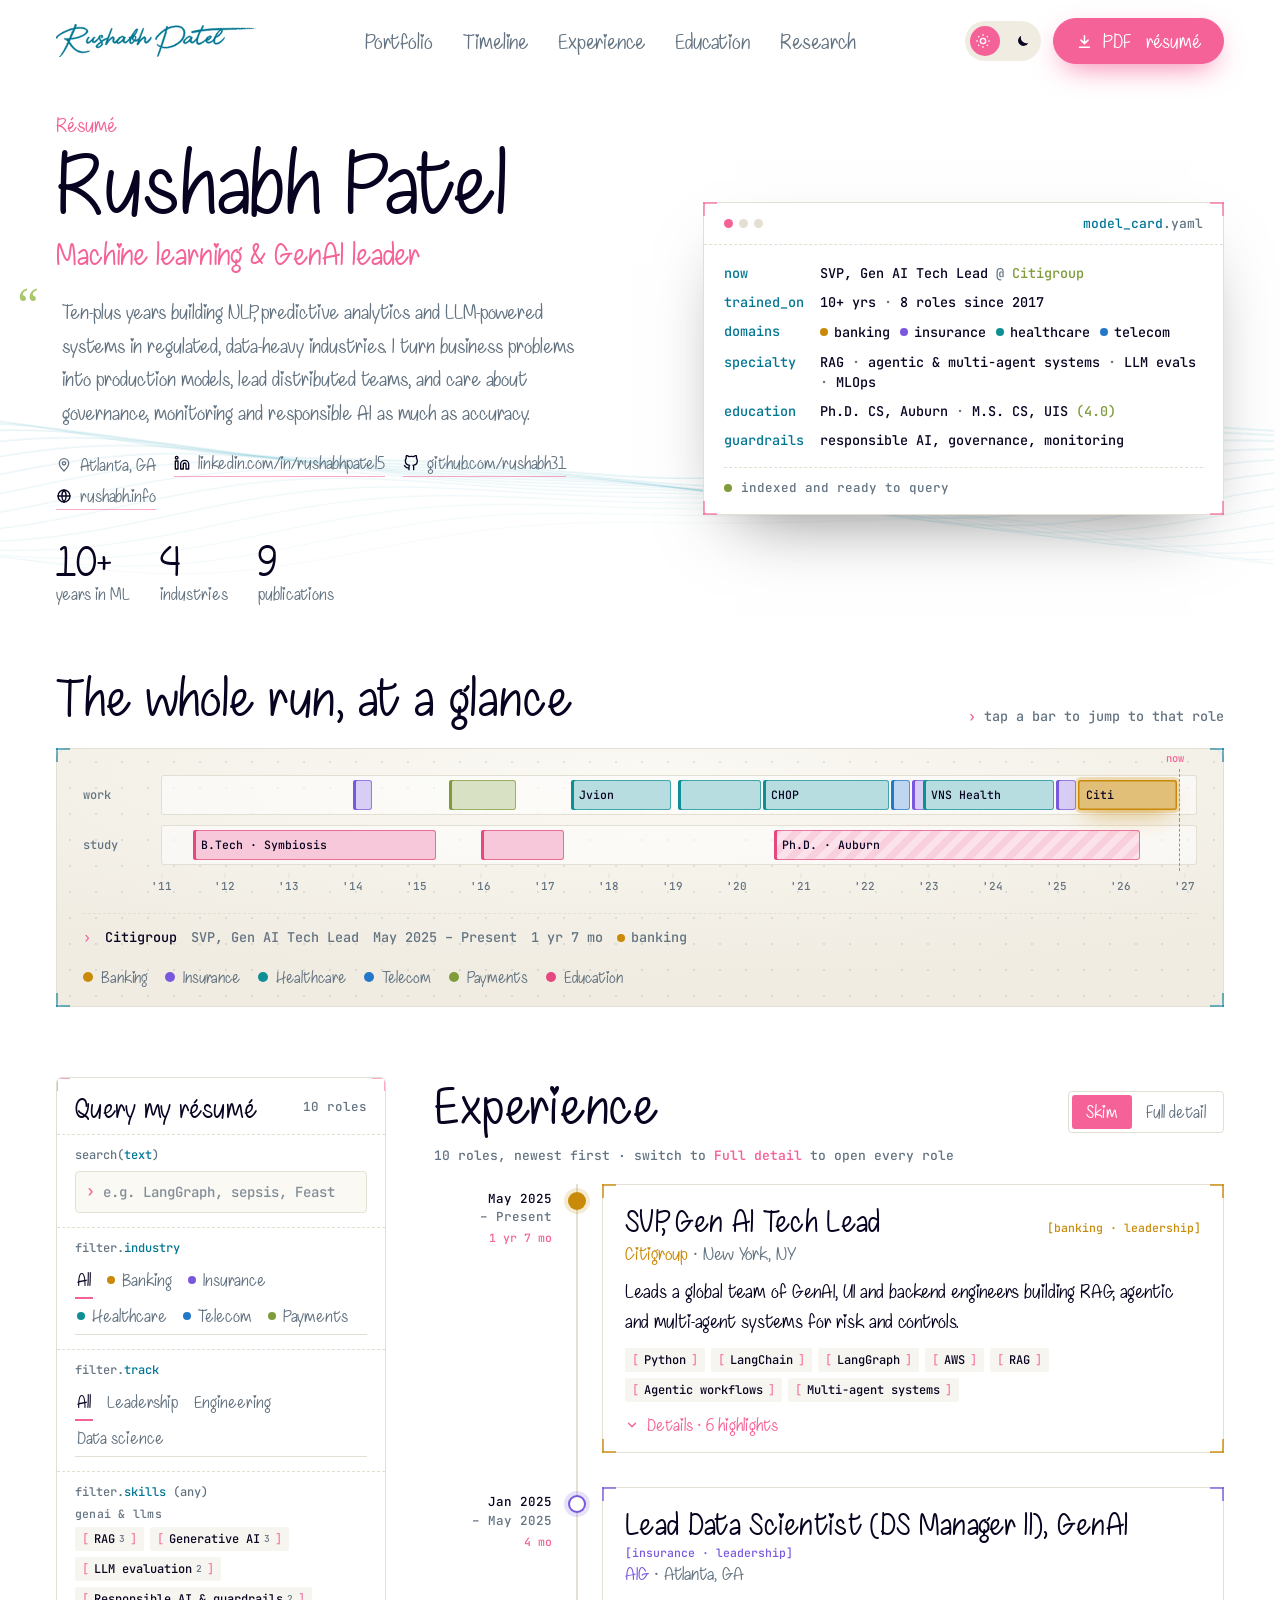
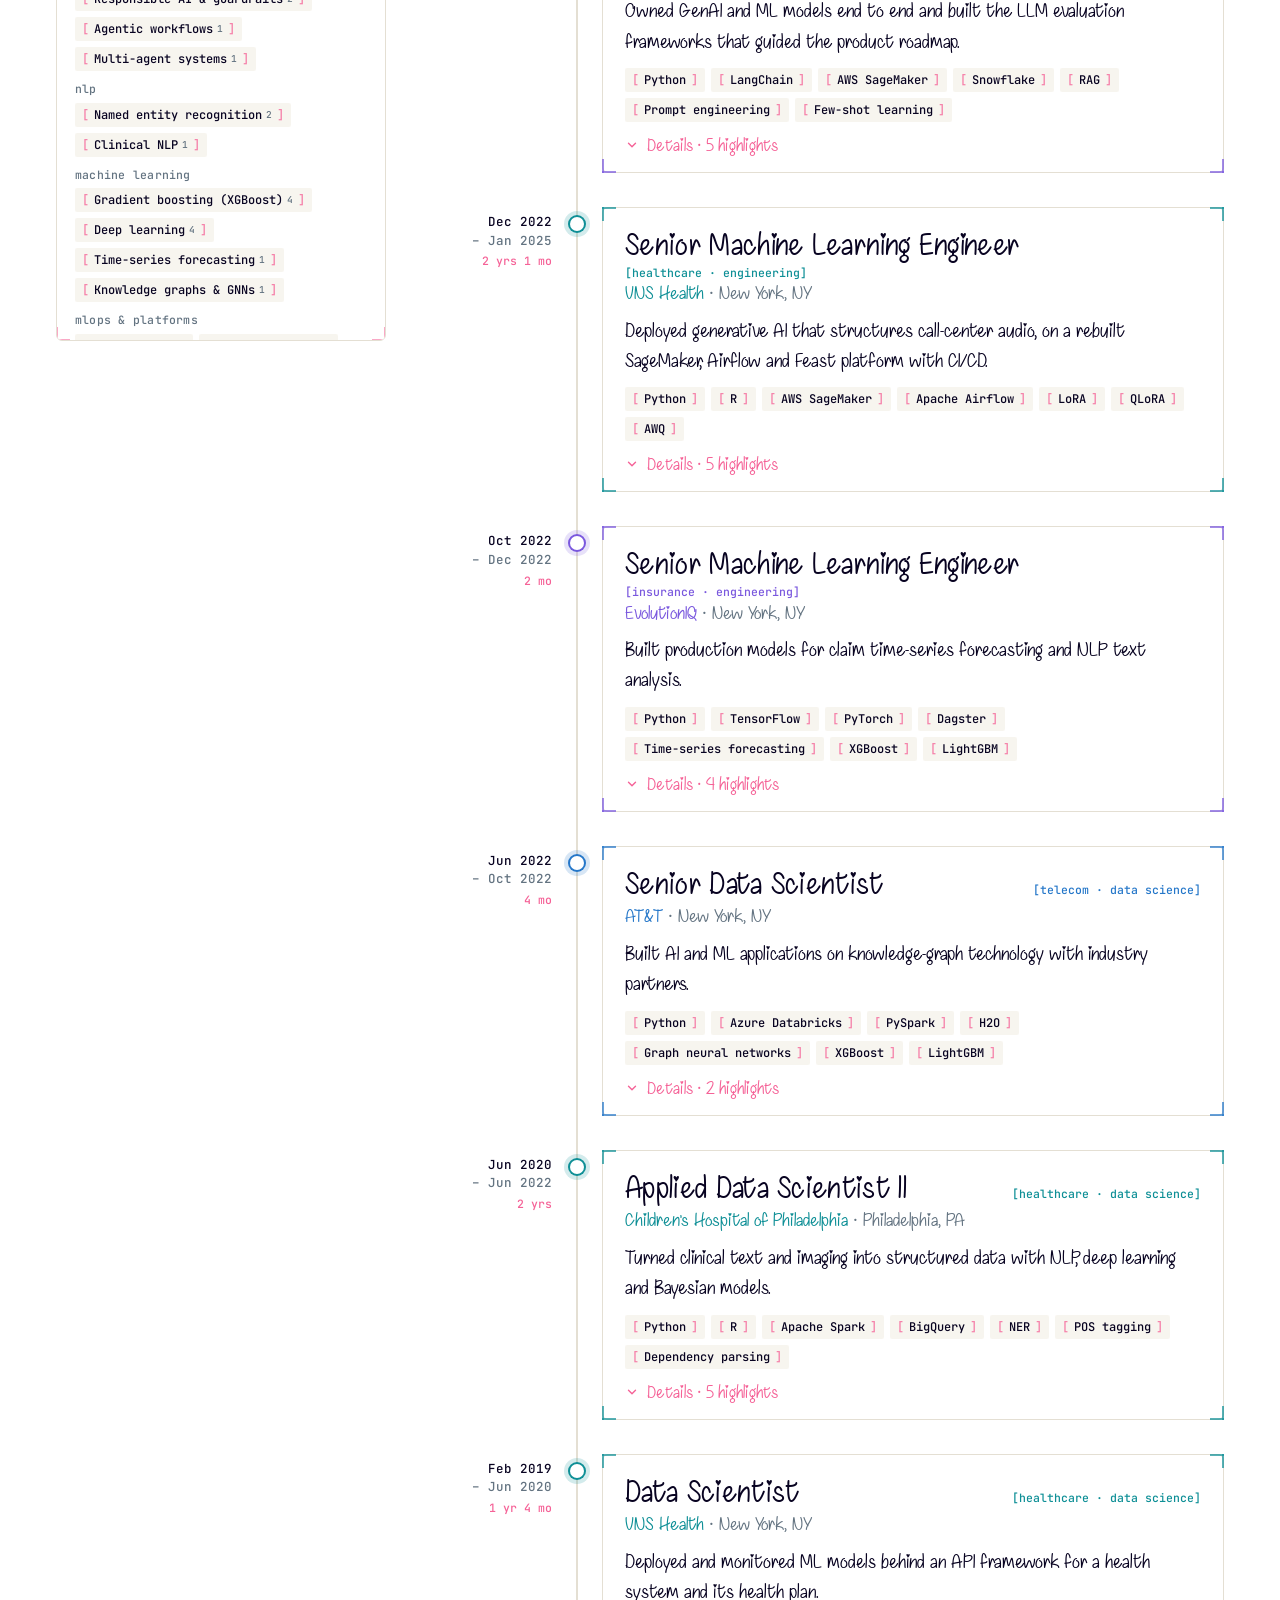
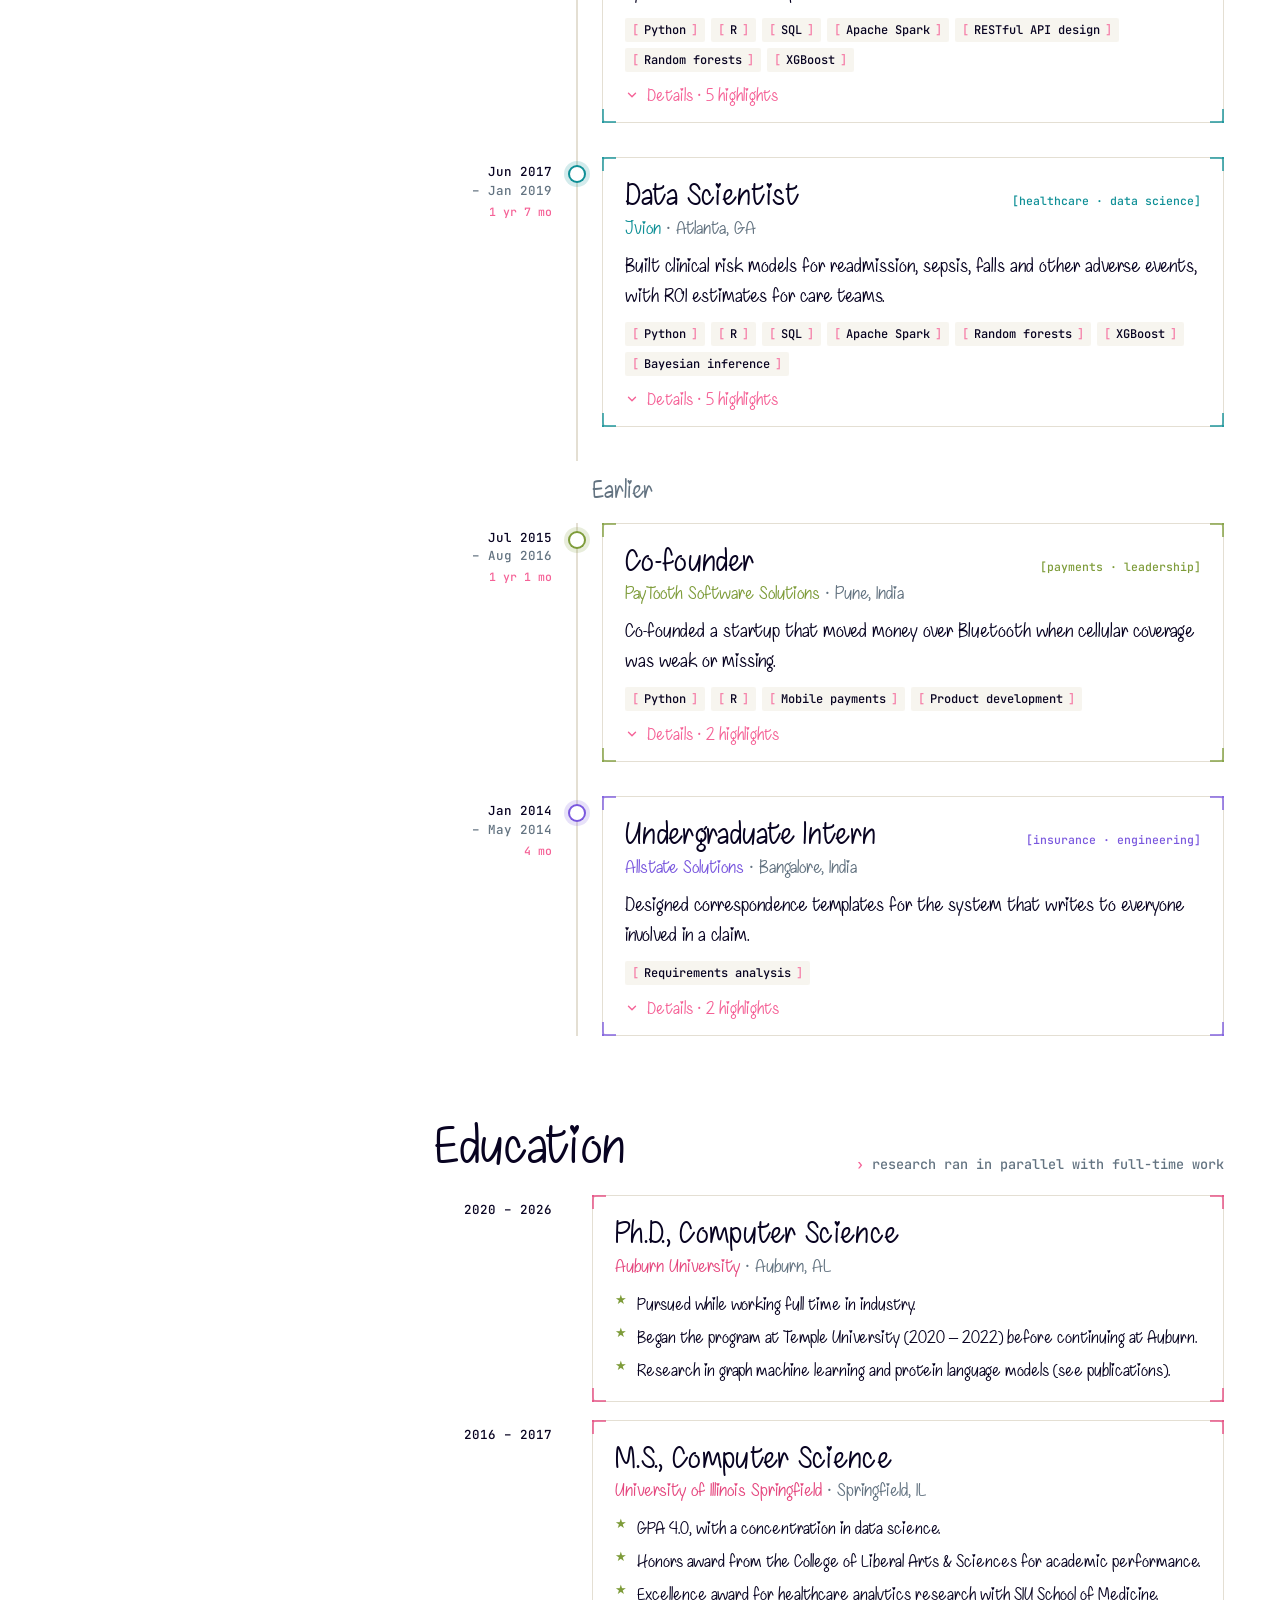
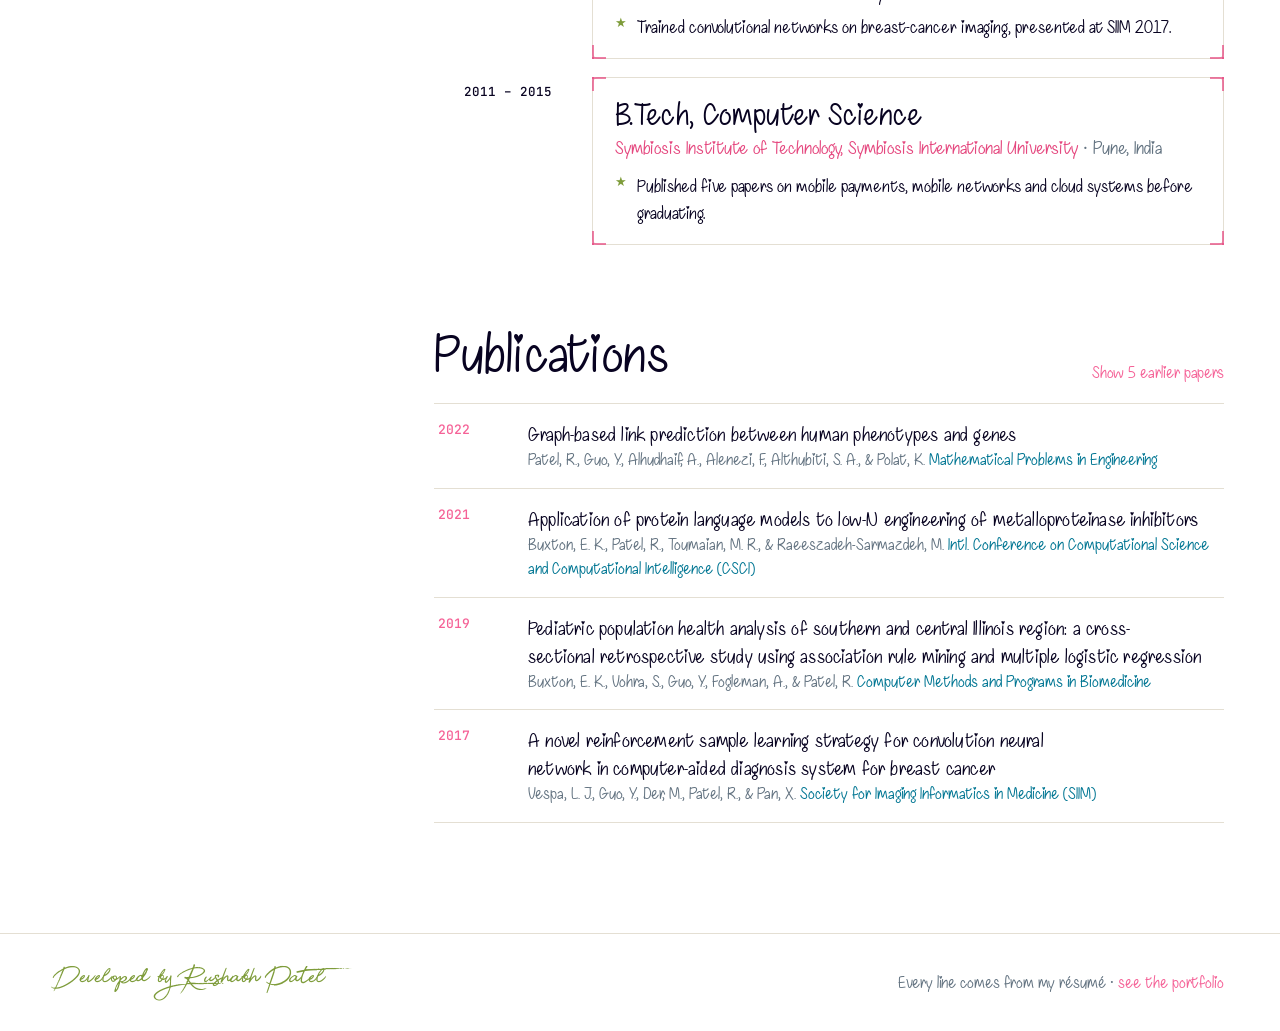
<file: resume.html>
<!doctype html>
<html lang="en">
<head>
<meta charset="utf-8">
<meta name="viewport" content="width=device-width,initial-scale=1,viewport-fit=cover">
<title>Rushabh Patel Résumé</title>
<meta name="description" content="Rushabh Patel, machine learning and GenAI leader. An interactive résumé you can filter by skill, industry and role, with a printable PDF.">
<link rel="shortcut icon" href="images/logo/avatar.png" sizes="192x192" type="image/png">
<link rel="preconnect" href="https://fonts.googleapis.com"><link rel="preconnect" href="https://fonts.gstatic.com" crossorigin>
<link href="https://fonts.googleapis.com/css2?family=Inter:wght@400;500;600;700&family=JetBrains+Mono:wght@400;500;600;700&display=swap" rel="stylesheet">
<script>try{var t=localStorage.getItem('rp-theme');if(t==='light'||t==='dark')document.documentElement.setAttribute('data-theme',t)}catch(e){}</script>
<style>
/* "résumé.retrieve()": the same résumé, indexed. A recruiter can query it by skill, industry or track,
   paste a job description to see matching evidence, scan the career as a timeline, or print a clean PDF.
   Visual system is rushabh.info's: night indigo, pink accents, mint logo, chasing type, bracket tokens, tick frames. */
@font-face{font-family:"chasing";src:url("css/Chasing.ttf") format("truetype");font-display:swap}
@font-face{font-family:"BeautyDemo";src:url("css/BeautyDemo.ttf") format("truetype");font-display:swap}
:root{
  --bg:#080321; --sky-top:#140E45; --sky-bot:#080321;
  --card:#0E2D4A; --card-2:#13385C; --line:#21466B; --code:#06021A;
  --ink:#FFFFFF; --muted:#B5B3BC;
  --pink:#F56297; --mint:#A0E7E5; --lime:#E4F995; --wave:#68BBE3; --blue:#3190E7;
  --t-edu:#F56297; --t-hc:#A0E7E5; --t-ins:#B69CFF; --t-fin:#E4F995; --t-tel:#3190E7; --t-bank:#FFC857;
  --tog:#1F2A6B; --dotgrid:rgba(181,179,188,.13); --on-mint:#080321;
  --ease:cubic-bezier(.22,1,.36,1);
  --f-sig:"BeautyDemo", "Brush Script MT", cursive;
  --f-head:"chasing", "Comic Sans MS", "Segoe Print", cursive;
  --f-body:"Inter", system-ui, -apple-system, "Segoe UI", sans-serif;
  --f-mono:"JetBrains Mono", ui-monospace, SFMono-Regular, Menlo, Consolas, monospace;
  color-scheme:dark;
}
@media (prefers-color-scheme: light){ :root:not([data-theme="dark"]){
  --bg:#FFFFFF; --sky-top:#FBF9F4; --sky-bot:#F0ECE2;
  --card:#FFFFFF; --card-2:#F6F3EC; --line:#E4DFD3; --code:#FBF9F4;
  --ink:#080321; --muted:#637381;
  --pink:#F56297; --mint:#007693; --lime:#7E9C3A; --wave:#189AB4; --blue:#2577C9;
  --t-edu:#E5487F; --t-hc:#0E8F96; --t-ins:#7A58DE; --t-fin:#7E9C3A; --t-tel:#2577C9; --t-bank:#C98A0A;
  --tog:#F0ECE2; --dotgrid:rgba(99,115,129,.16); --on-mint:#FFFFFF;
  color-scheme:light } }
:root[data-theme="light"]{
  --bg:#FFFFFF; --sky-top:#FBF9F4; --sky-bot:#F0ECE2;
  --card:#FFFFFF; --card-2:#F6F3EC; --line:#E4DFD3; --code:#FBF9F4;
  --ink:#080321; --muted:#637381;
  --pink:#F56297; --mint:#007693; --lime:#7E9C3A; --wave:#189AB4; --blue:#2577C9;
  --t-edu:#E5487F; --t-hc:#0E8F96; --t-ins:#7A58DE; --t-fin:#7E9C3A; --t-tel:#2577C9; --t-bank:#C98A0A;
  --tog:#F0ECE2; --dotgrid:rgba(99,115,129,.16); --on-mint:#FFFFFF;
  color-scheme:light }
:root{--q:#a8c66b}

*{box-sizing:border-box}
[hidden]{display:none!important}
html{scroll-behavior:smooth;-webkit-text-size-adjust:100%}
body{margin:0;background:var(--bg);color:var(--ink);font:500 19px/1.6 var(--f-head);overflow-x:hidden}
h1,h2,h3,h4{margin:0;font-family:var(--f-head);font-weight:400;text-wrap:balance;letter-spacing:.01em}
p{margin:0}
ul{margin:0;padding:0}
a{color:inherit}
button,input,textarea{font:inherit;color:inherit}
:focus-visible{outline:2px solid var(--pink);outline-offset:3px;border-radius:4px}
.wrap{max-width:1200px;margin:0 auto;padding-left:max(16px,env(safe-area-inset-left,0px));padding-right:max(16px,env(safe-area-inset-right,0px))}
.mono{font-family:var(--f-mono)}
.sr{position:absolute;width:1px;height:1px;overflow:hidden;clip:rect(0 0 0 0);white-space:nowrap}
.eyebrow{font:400 21px/1.2 var(--f-head);color:var(--pink)}
.print-only{display:none}

/* registration-tick frame, as on the homepage */
.tk{position:relative;--tk:var(--line)}
.tk::after{content:"";position:absolute;inset:-1px;pointer-events:none;
  background:
   linear-gradient(var(--tk),var(--tk)) top left/14px 2px no-repeat,linear-gradient(var(--tk),var(--tk)) top left/2px 14px no-repeat,
   linear-gradient(var(--tk),var(--tk)) top right/14px 2px no-repeat,linear-gradient(var(--tk),var(--tk)) top right/2px 14px no-repeat,
   linear-gradient(var(--tk),var(--tk)) bottom left/14px 2px no-repeat,linear-gradient(var(--tk),var(--tk)) bottom left/2px 14px no-repeat,
   linear-gradient(var(--tk),var(--tk)) bottom right/14px 2px no-repeat,linear-gradient(var(--tk),var(--tk)) bottom right/2px 14px no-repeat}

/* bracket tokens */
.tok{display:inline-flex;align-items:center;border:0;border-radius:2px;background:color-mix(in srgb,var(--card-2) 80%,transparent);color:var(--ink);font:500 12px/1 var(--f-mono);padding:6px 7px;transition:background .35s var(--ease),color .3s,box-shadow .35s var(--ease)}
.tok::before{content:"[";color:var(--pink);opacity:.8;margin-right:5px}
.tok::after{content:"]";color:var(--pink);opacity:.8;margin-left:5px}
.tok.hit{background:color-mix(in srgb,var(--pink) 20%,transparent);box-shadow:inset 0 -2px 0 var(--pink)}
.toks{display:flex;flex-wrap:wrap;gap:6px}

/* Nav */
.nav .wrap{display:flex;align-items:center;justify-content:space-between;gap:16px;padding-block:18px}
.logo{display:block;color:var(--mint);line-height:0;flex:none}
.logo svg{width:200px;height:auto;display:block}
.links{display:flex;gap:30px;font:400 22px/1 var(--f-head)}
.links a{text-decoration:none;color:var(--muted);transition:color .2s}
.links a:hover,.links a[aria-current]{color:var(--pink)}
.nav-r{display:flex;gap:12px;align-items:center}
.toggle{position:relative;width:76px;height:40px;border-radius:999px;border:0;background:var(--tog);cursor:pointer;display:flex;align-items:center;justify-content:space-between;padding:0 10px;flex:none}
.toggle svg{width:16px;height:16px;position:relative;z-index:1;color:var(--ink)}
.toggle .knob{position:absolute;top:5px;left:5px;width:30px;height:30px;border-radius:50%;background:var(--pink);transition:transform .3s}
.toggle[aria-pressed="true"] .knob{transform:translateX(36px)}
.toggle[aria-pressed="true"] svg:last-child,.toggle[aria-pressed="false"] .sun{color:#fff}
.btn{display:inline-flex;align-items:center;gap:10px;border-radius:999px;padding:12px 22px;font:500 20px/1 var(--f-head);cursor:pointer;text-decoration:none;border:1.5px solid var(--pink);transition:transform .25s var(--ease),box-shadow .25s;white-space:nowrap}
.btn:hover{transform:translateY(-2px)}
.btn svg{width:17px;height:17px;flex:none}
.btn-pink{background:var(--pink);color:#fff;box-shadow:0 10px 30px -10px var(--pink)}
.btn-line{background:transparent;color:var(--ink);border-color:var(--ink)}

/* Header */
.hero{position:relative;overflow:hidden}
.hero canvas{position:absolute;inset:0;width:100%;height:100%;pointer-events:none;opacity:.9}
.hero-grid{position:relative;z-index:1;display:grid;grid-template-columns:minmax(0,1.15fr) minmax(0,1fr);gap:48px;align-items:center;padding-block:30px 64px}
.hero h1{font-size:clamp(50px,7vw,92px);line-height:1}
.hero .role-line{font:400 clamp(24px,2.6vw,32px)/1.2 var(--f-head);color:var(--pink);margin-top:8px}
.lede{position:relative;font:500 21px/1.6 var(--f-head);color:var(--muted);max-width:52ch;margin-top:22px;padding-left:6px}
.lede::before{content:"\201C";position:absolute;left:-.8em;top:-.3em;font:400 3rem/1 Georgia,serif;color:var(--q)}
.where{display:flex;flex-wrap:wrap;gap:10px 18px;align-items:center;margin-top:24px;font:500 18px/1 var(--f-head)}
.where a,.where span{display:inline-flex;align-items:center;gap:8px;text-decoration:none;color:var(--ink)}
.where a{border-bottom:1.5px solid color-mix(in srgb,var(--pink) 55%,transparent);padding-bottom:4px;transition:border-color .3s,color .3s}
.where a:hover{color:var(--pink);border-color:var(--pink)}
.where svg{width:16px;height:16px;fill:none;stroke:currentColor;stroke-width:2;stroke-linecap:round;stroke-linejoin:round}
.where span{color:var(--muted)}
.stats{display:flex;flex-wrap:wrap;gap:30px;margin-top:30px}
.stats div{display:grid}
.stats b{font:400 42px/1 var(--f-head);color:var(--ink);font-weight:400}
.stats span{font:400 18px/1.3 var(--f-head);color:var(--muted)}

/* model card */
.mcard{background:var(--card);border:1px solid var(--line);border-radius:6px;box-shadow:0 30px 70px -34px rgba(0,0,0,.55);--tk:color-mix(in srgb,var(--pink) 60%,transparent);transform:rotate(1.2deg);transition:transform .6s var(--ease)}
.mcard:hover{transform:rotate(0)}
.mc-top{display:flex;justify-content:space-between;align-items:center;gap:12px;padding:14px 20px;border-bottom:1px dashed var(--line);font:500 13px/1 var(--f-mono);color:var(--muted)}
.mc-top b{color:var(--mint);font-weight:500}
.dots{display:flex;gap:6px}.dots i{width:9px;height:9px;border-radius:50%;background:var(--line)}
.dots i:first-child{background:var(--pink)}
.mc-body{padding:18px 20px 20px}
.kv{margin:0;display:grid;grid-template-columns:auto minmax(0,1fr);gap:9px 16px;font:500 13.5px/1.5 var(--f-mono)}
.kv dt{color:var(--mint)}
.kv dd{margin:0;color:var(--ink);min-width:0;overflow-wrap:anywhere}
.kv .s{color:var(--lime)} .kv .p{color:var(--muted)}
.kv .dom{display:inline-flex;align-items:center;gap:6px;margin-right:10px;white-space:nowrap}
.kv .dom i{width:8px;height:8px;border-radius:50%;background:var(--c)}
.mc-foot{display:flex;align-items:center;gap:9px;font:500 12.5px/1 var(--f-mono);color:var(--muted);border-top:1px dashed var(--line);margin-top:16px;padding-top:14px}
.mc-foot i{width:8px;height:8px;border-radius:50%;background:var(--lime);animation:ping 2.2s ease-out infinite}
@keyframes ping{0%{box-shadow:0 0 0 0 color-mix(in srgb,var(--lime) 70%,transparent)}70%,100%{box-shadow:0 0 0 7px transparent}}

/* Section heads */
.sec{scroll-margin-top:20px}
.shead{display:flex;flex-wrap:wrap;align-items:end;justify-content:space-between;gap:14px 24px;margin-bottom:22px}
.shead h2{font-size:clamp(38px,4.4vw,54px);line-height:1.05}
.shead .cmd{font:500 13.5px/1.3 var(--f-mono);color:var(--muted)}
.cmd b{color:var(--pink);font-weight:600} .cmd em{font-style:normal;color:var(--lime)}

/* Timeline ribbon */
.ribbon{background:radial-gradient(var(--dotgrid) 1px,transparent 1.5px) 0 0/26px 26px,radial-gradient(ellipse 90% 90% at 50% 10%,var(--sky-top),var(--sky-bot) 85%);border:1px solid var(--line);border-radius:10px;padding:26px 26px 20px;--tk:color-mix(in srgb,var(--mint) 55%,transparent)}
.rb-grid{display:grid;grid-template-columns:64px minmax(0,1fr);gap:10px 14px;align-items:center}
.lane-l{font:500 12px/1 var(--f-mono);color:var(--muted);text-transform:lowercase}
.lane{position:relative;height:40px;border-radius:3px;background:color-mix(in srgb,var(--card) 55%,transparent);box-shadow:inset 0 0 0 1px var(--line)}
.bar{position:absolute;top:5px;bottom:5px;border:0;padding:0 8px;border-radius:3px;background:color-mix(in srgb,var(--c) 30%,var(--card));box-shadow:inset 0 0 0 1px color-mix(in srgb,var(--c) 70%,transparent),inset 3px 0 0 var(--c);color:var(--ink);font:500 11.5px/1 var(--f-mono);cursor:pointer;overflow:hidden;white-space:nowrap;text-align:left;transform-origin:left center;transition:filter .3s,opacity .45s var(--ease),transform .7s var(--ease),background .3s}
.bar span{display:inline-block}
.bar:hover,.bar:focus-visible,.bar.on{background:color-mix(in srgb,var(--c) 55%,var(--card));z-index:2}
.bar.on{box-shadow:inset 0 0 0 1.5px var(--c),0 0 0 3px color-mix(in srgb,var(--c) 25%,transparent),0 10px 24px -10px var(--c)}
.bar.dim{opacity:.22;filter:saturate(.3)}
.bar.grow{transform:scaleX(0)}
.bar.phd{background:repeating-linear-gradient(135deg,color-mix(in srgb,var(--c) 26%,var(--card)) 0 7px,color-mix(in srgb,var(--c) 16%,var(--card)) 7px 14px)}
.axis{position:relative;height:22px;font:500 11px/1 var(--f-mono);color:var(--muted)}
.axis span{position:absolute;top:6px;transform:translateX(-50%)}
.axis span::before{content:"";position:absolute;left:50%;top:-8px;width:1px;height:5px;background:var(--line)}
.nowline{position:absolute;top:-6px;bottom:-6px;width:0;border-left:1.5px dashed var(--pink);pointer-events:none;z-index:3}
.nowline b{position:absolute;top:-16px;left:-14px;font:500 10.5px/1 var(--f-mono);color:var(--pink)}
.readout{display:flex;flex-wrap:wrap;gap:6px 14px;align-items:baseline;margin-top:16px;padding-top:14px;border-top:1px dashed var(--line);font:500 13.5px/1.4 var(--f-mono);color:var(--muted);min-height:44px}
.readout .pr{color:var(--pink)}
.readout b{color:var(--ink);font-weight:500}
.readout .d{display:inline-flex;align-items:center;gap:6px}
.readout .d i{width:8px;height:8px;border-radius:50%;background:var(--c)}
.legend{display:flex;flex-wrap:wrap;gap:6px 18px;margin-top:12px;font:400 17px/1 var(--f-head);color:var(--muted)}
.legend span{display:inline-flex;align-items:center;gap:8px}
.legend i{width:10px;height:10px;border-radius:50%;background:var(--c)}

/* Layout: query panel + document */
.body-grid{display:grid;grid-template-columns:330px minmax(0,1fr);gap:48px;align-items:start;padding-block:70px 40px}
.query{position:sticky;top:18px;max-height:calc(100vh - 36px);overflow:auto;scrollbar-width:thin;background:var(--card);border:1px solid var(--line);border-radius:6px;--tk:color-mix(in srgb,var(--pink) 55%,transparent)}
.q-head{display:flex;justify-content:space-between;align-items:center;gap:10px;padding:16px 18px 12px;border-bottom:1px dashed var(--line)}
.q-head h2{font-size:28px;line-height:1}
.q-head .cnt{font:500 12.5px/1 var(--f-mono);color:var(--muted)}
.q-head .cnt b{color:var(--pink);font-weight:600}
.q-sec{padding:14px 18px;border-bottom:1px dashed var(--line)}
.q-sec:last-child{border-bottom:0}
.q-lbl{display:block;font:500 12px/1 var(--f-mono);color:var(--mint);margin-bottom:10px}
.q-lbl .p{color:var(--muted)}
.search{display:flex;align-items:center;gap:8px;background:var(--code);border:1px solid var(--line);border-radius:4px;padding:0 10px;transition:border-color .3s}
.search:focus-within{border-color:var(--pink)}
.search b{color:var(--pink);font:600 15px/1 var(--f-mono)}
.search input{flex:1;min-width:0;border:0;background:none;outline:none;padding:11px 0;font:500 14px/1 var(--f-mono)}
.search input::placeholder{color:var(--muted);opacity:.8}
.tabs{display:flex;flex-wrap:wrap;gap:2px 12px;border-bottom:1px solid var(--line)}
.tab{border:0;background:none;padding:7px 2px 8px;border-bottom:2px solid transparent;margin-bottom:-1px;color:var(--muted);font:500 18px/1 var(--f-head);cursor:pointer;display:inline-flex;align-items:center;gap:7px;transition:color .25s,border-color .3s}
.tab i{width:8px;height:8px;border-radius:50%;background:var(--c,var(--muted))}
.tab:hover{color:var(--ink)}
.tab[aria-pressed="true"]{color:var(--ink);border-bottom-color:var(--c,var(--pink))}
.sk-group{margin-top:12px}
.sk-group:first-of-type{margin-top:0}
.sk-group h3{font:500 11.5px/1 var(--f-mono);color:var(--muted);margin-bottom:8px;letter-spacing:.02em}
.skill{border:0;cursor:pointer;background:color-mix(in srgb,var(--card-2) 80%,transparent);color:var(--ink);font:500 12px/1 var(--f-mono);padding:6px 7px;border-radius:2px;display:inline-flex;align-items:center;transition:background .3s var(--ease),box-shadow .3s var(--ease),transform .25s var(--ease)}
.skill::before{content:"[";color:var(--pink);opacity:.8;margin-right:5px}
.skill::after{content:"]";color:var(--pink);opacity:.8;margin-left:5px}
.skill sup{font-size:9.5px;color:var(--muted);margin-left:4px;vertical-align:0}
.skill:hover{transform:translateY(-1px);background:color-mix(in srgb,var(--pink) 12%,var(--card-2))}
.skill[aria-pressed="true"]{background:var(--pink);color:#fff}
.skill[aria-pressed="true"]::before,.skill[aria-pressed="true"]::after,.skill[aria-pressed="true"] sup{color:#fff;opacity:1}
.sk-more{margin-top:10px;border:0;background:none;padding:0;color:var(--pink);font:500 17px/1 var(--f-head);cursor:pointer}
.sk-wrap[data-open="false"] .skill.x{display:none}
.jd textarea{width:100%;min-height:96px;resize:vertical;background:var(--code);border:1px solid var(--line);border-radius:4px;padding:10px;font:500 12.5px/1.5 var(--f-mono);outline:none;transition:border-color .3s}
.jd textarea:focus{border-color:var(--pink)}
.jd .row{display:flex;flex-wrap:wrap;gap:10px;align-items:center;margin-top:10px}
.jd .go{border:0;background:var(--pink);color:#fff;border-radius:4px;padding:9px 14px;font:600 12.5px/1 var(--f-mono);cursor:pointer}
.jd .note{font:500 11.5px/1.4 var(--f-mono);color:var(--muted)}
.jd-out{margin-top:12px;font:500 12.5px/1.55 var(--f-mono);color:var(--muted)}
.jd-out b{color:var(--ink);font-weight:500}
.jd-out .score{display:grid;grid-template-columns:minmax(0,1fr) 70px 22px;gap:4px 8px;align-items:center;margin-top:8px}
.jd-out .score span:nth-child(3n+2){height:6px;border-radius:2px;background:var(--line);position:relative;overflow:hidden}
.jd-out .score span:nth-child(3n+2) i{position:absolute;inset:0 auto 0 0;background:var(--pink);border-radius:2px;transition:width .8s var(--ease)}
.jd-out .score a{color:var(--ink);text-decoration:none;overflow:hidden;text-overflow:ellipsis;white-space:nowrap}
.jd-out .score a:hover{color:var(--pink)}
.clear{border:0;background:none;color:var(--pink);font:500 17px/1 var(--f-head);cursor:pointer;padding:0}
.q-actions{display:flex;justify-content:space-between;align-items:center;gap:10px}
.qtog{display:none;align-items:center;gap:6px;border:1px solid var(--line);background:var(--code);border-radius:4px;padding:7px 10px;color:var(--ink);font:500 17px/1 var(--f-head);cursor:pointer}
.qtog svg{width:14px;height:14px;transition:transform .45s var(--ease)}
.qtog[aria-expanded="true"] svg{transform:rotate(180deg)}
.qtog b{font:600 11px/1 var(--f-mono);color:#fff;background:var(--pink);border-radius:2px;padding:3px 5px}

/* Document */
.doc{min-width:0;display:grid;gap:80px}
.viewsw{display:inline-flex;border:1px solid var(--line);border-radius:4px;padding:3px;background:var(--card)}
.viewsw button{border:0;background:none;color:var(--muted);padding:8px 14px;border-radius:3px;font:500 18px/1 var(--f-head);cursor:pointer;transition:background .3s var(--ease),color .3s}
.viewsw button[aria-pressed="true"]{background:var(--pink);color:#fff}
.status{font:500 13px/1.4 var(--f-mono);color:var(--muted);margin:-8px 0 18px}
.status b{color:var(--pink);font-weight:600}

.roles{position:relative;display:grid}
.role{position:relative;display:grid;grid-template-columns:118px 30px minmax(0,1fr);gap:0 10px;padding-bottom:34px;scroll-margin-top:24px;transition:opacity .45s var(--ease)}
.role:last-child{padding-bottom:0}
.when{text-align:right;padding-top:6px;font:500 12.5px/1.5 var(--f-mono);color:var(--muted)}
.when b{display:block;color:var(--ink);font-weight:500}
.when span,.when em{display:block}
.when em{font-style:normal;color:var(--pink);font-size:11.5px;margin-top:2px}
.rail{position:relative;display:flex;justify-content:center}
.rail::before{content:"";position:absolute;top:0;bottom:-34px;left:50%;width:2px;transform:translateX(-50%);background:linear-gradient(var(--line),var(--line))}
.role:last-child .rail::before{bottom:0}
.rail i{position:relative;margin-top:10px;width:14px;height:14px;border-radius:50%;background:var(--bg);box-shadow:0 0 0 2px var(--c),0 0 0 6px color-mix(in srgb,var(--c) 18%,transparent);transition:transform .45s var(--ease),box-shadow .4s}
.role.cur .rail i{background:var(--c);animation:breathe 3.2s ease-in-out infinite}
@keyframes breathe{50%{box-shadow:0 0 0 2px var(--c),0 0 0 10px color-mix(in srgb,var(--c) 10%,transparent)}}
.rbody{min-width:0;background:var(--card);border:1px solid var(--line);border-radius:6px;padding:18px 22px 18px;--tk:color-mix(in srgb,var(--c) 70%,transparent);transition:border-color .4s,box-shadow .5s var(--ease),padding .4s var(--ease)}
.role.flash .rbody{box-shadow:0 0 0 2px var(--c),0 24px 60px -30px var(--c)}
.r-top{display:flex;flex-wrap:wrap;justify-content:space-between;align-items:baseline;gap:4px 14px}
.rbody h3{font-size:clamp(26px,2.6vw,32px);line-height:1.15}
.org{font:500 19px/1.3 var(--f-head);color:var(--muted);margin-top:2px}
.org b{color:var(--c);font-weight:500}
.dtag{font:500 11.5px/1 var(--f-mono);color:var(--c);white-space:nowrap}
.skim{margin-top:10px;font:500 19.5px/1.55 var(--f-head)}
.rbody .toks{margin-top:12px}
.more{margin-top:14px;display:flex;align-items:center;gap:8px;border:0;background:none;padding:0;color:var(--pink);font:500 18px/1 var(--f-head);cursor:pointer}
.more svg{width:14px;height:14px;transition:transform .45s var(--ease)}
.more[aria-expanded="true"] svg{transform:rotate(180deg)}
.det{display:grid;grid-template-rows:0fr;transition:grid-template-rows .55s var(--ease)}
.det > div{overflow:hidden;min-height:0}
.role.open .det{grid-template-rows:1fr}
.det ul{list-style:none;display:grid;gap:9px;padding-top:14px}
.det li{position:relative;padding-left:22px;font:500 18px/1.55 var(--f-head);color:var(--ink)}
.det li::before{content:"";position:absolute;left:4px;top:.62em;width:8px;height:2px;background:var(--c)}
.det li.hit::before{background:var(--pink);height:8px;width:8px;top:.48em;border-radius:50%}
mark{background:color-mix(in srgb,var(--pink) 26%,transparent);color:inherit;border-radius:2px;padding:0 2px;box-shadow:inset 0 -2px 0 var(--pink)}
.det h4{font:500 11.5px/1 var(--f-mono);color:var(--muted);margin:16px 0 8px}
/* filtered out: folds to one quiet line, keeps the chronology */
.role.out{opacity:.42;padding-bottom:16px}
.role.out .rbody{padding:10px 16px;background:transparent;border-style:dashed}
.role.out .rbody::after{display:none}
.role.out .rbody h3{font-size:21px}
.role.out .skim,.role.out .toks,.role.out .more,.role.out .det,.role.out .org{display:none}
.role.out .rail i{transform:scale(.6)}
.role.out .when em{display:none}
.out-why{display:none;font:500 11.5px/1 var(--f-mono);color:var(--muted)}
.role.out .out-why{display:inline}
.grp{font:400 26px/1.2 var(--f-head);color:var(--muted);margin:12px 0 18px 158px}

/* Education */
.edu{display:grid;gap:18px}
.ed{display:grid;grid-template-columns:118px minmax(0,1fr);gap:0 40px;align-items:start}
.ed .rbody{--c:var(--t-edu)}
.ed .hon{display:grid;gap:6px;margin-top:12px;list-style:none}
.ed .hon li{position:relative;padding-left:22px;font:500 18px/1.5 var(--f-head)}
.ed .hon li::before{content:"\2605";position:absolute;left:0;top:0;font-size:13px;color:var(--lime)}

/* Publications */
.pubs{display:grid;gap:0;border-top:1px solid var(--line)}
.pub{display:grid;grid-template-columns:72px minmax(0,1fr);gap:4px 18px;padding:16px 4px;border-bottom:1px solid var(--line);transition:background .3s}
.pub:hover{background:color-mix(in srgb,var(--card) 60%,transparent)}
.pub .y{font:500 13px/1.6 var(--f-mono);color:var(--pink)}
.pub h3{font:500 20px/1.4 var(--f-head)}
.pub p{font:500 17px/1.4 var(--f-head);color:var(--muted)}
.pub p i{font-style:normal;color:var(--mint)}
.pub.early{display:none}
.pubs[data-open="true"] .pub.early{display:grid}

/* Mobile filter bar */
.fbar{position:fixed;left:0;right:0;bottom:0;z-index:20;display:none;align-items:center;justify-content:space-between;gap:10px;padding:10px max(16px,env(safe-area-inset-right,0px)) calc(10px + env(safe-area-inset-bottom,0px)) max(16px,env(safe-area-inset-left,0px));background:color-mix(in srgb,var(--card) 92%,transparent);backdrop-filter:blur(10px);-webkit-backdrop-filter:blur(10px);border-top:1px solid var(--line);font:500 13px/1.3 var(--f-mono);color:var(--muted);transform:translateY(110%);transition:transform .5s var(--ease)}
.fbar b{color:var(--pink);font-weight:600}
.fbar{visibility:hidden}
.fbar.show{transform:none;visibility:visible}
.fbar .acts{display:flex;gap:14px;flex:none}

footer{border-top:1px solid var(--line);margin-top:70px}
footer .wrap{display:flex;flex-wrap:wrap;justify-content:space-between;align-items:center;gap:12px;padding-block:28px calc(28px + env(safe-area-inset-bottom,0px))}
.sig{font:400 34px/1.2 var(--f-sig);color:var(--lime)}
footer p{font:500 17px/1.5 var(--f-head);color:var(--muted)}
.totop{position:fixed;z-index:15;right:calc(20px + env(safe-area-inset-right,0px));bottom:calc(20px + env(safe-area-inset-bottom,0px));width:44px;height:44px;border-radius:10px;border:0;background:var(--pink);color:#fff;cursor:pointer;display:grid;place-items:center;box-shadow:0 10px 24px -8px var(--pink)}
.totop svg{width:18px;height:18px}

/* entrance */
.rise{opacity:0;transform:translateY(16px);transition:opacity .8s var(--ease),transform .9s var(--ease)}
.rise.in{opacity:1;transform:none}

@media (max-width:1040px){
  .links{display:none}
  .body-grid{grid-template-columns:minmax(0,1fr);gap:40px;padding-top:50px}
  .query{position:relative;top:0;max-height:none;overflow:visible}
  .fbar{display:flex}
  .qtog{display:inline-flex}
  .q-head{flex-wrap:wrap}
  .q-head .cnt{margin-left:auto}
  .query[data-collapsed="true"] .col{display:none}
}
@media (max-width:860px){
  .hero-grid{grid-template-columns:minmax(0,1fr);gap:36px;padding-block:14px 50px}
  .mcard{transform:none}
}
@media (max-width:640px){
  body{font-size:18px}
  .logo svg{width:150px}
  .nav .btn{padding:10px 14px;font-size:17px}
  .nav .btn .lg{display:none}
  .toggle{width:64px;height:36px;padding:0 8px}
  .toggle .knob{width:26px;height:26px}
  .toggle[aria-pressed="true"] .knob{transform:translateX(28px)}
  .lede{font-size:19px}
  .stats{gap:22px}.stats b{font-size:34px}
  .ribbon{padding:18px 14px 14px}
  .rb-grid{grid-template-columns:minmax(0,1fr);gap:6px}
  .lane-l{margin-top:6px}
  .axis .odd{display:none}
  .role{grid-template-columns:22px minmax(0,1fr);gap:0 10px}
  .when{grid-column:2;grid-row:1;text-align:left;padding:0 0 8px;display:flex;flex-wrap:wrap;gap:4px 10px;align-items:baseline}
  .when b{display:inline}
  .rail{grid-column:1;grid-row:1 / span 2}
  .rbody{grid-column:2;padding:16px 16px}
  .grp{margin-left:32px}
  .ed{grid-template-columns:minmax(0,1fr)}
  .ed .when{grid-column:1;text-align:left}
  .pub{grid-template-columns:minmax(0,1fr);gap:2px}
  .skim,.det li,.ed .hon li{font-size:18px}
  .totop{bottom:calc(70px + env(safe-area-inset-bottom,0px))}
}
@media (prefers-reduced-motion:reduce){
  *,*::before,*::after{animation:none!important;transition:none!important}
  .rise{opacity:1;transform:none}
  .bar.grow{transform:none}
}

/* ===== Print / PDF: one clean document, everything expanded, no controls ===== */
@page{size:Letter;margin:.42in .5in}
@media print{
  :root,:root[data-theme]{--bg:#fff;--card:#fff;--card-2:#f3f0e8;--line:#ddd6c8;--ink:#14102b;--muted:#4f5b66;--pink:#D93F78;--mint:#006a85;--lime:#5f7a22;--q:#5f7a22;
    --t-edu:#D93F78;--t-hc:#0b7f86;--t-ins:#6a49cf;--t-fin:#5f7a22;--t-tel:#2368b5;--t-bank:#a8730a;color-scheme:light}
  html,body{background:#fff!important}
  body{font:400 9pt/1.36 var(--f-body);color:var(--ink)}
  .nav,.hero canvas,.stats,.mcard,#timeline,.query,.viewsw,.status,.more,.fbar,.totop,footer,.sk-more,.out-why,.grp-hide,noscript,.screen-only{display:none!important}
  .print-only{display:block}
  .wrap{max-width:none;padding:0}
  .rise{opacity:1!important;transform:none!important}
  .tk::after{display:none}
  .hero-grid{display:block;padding:0}
  .hero h1{font-size:30pt;line-height:1}
  .hero .role-line{font-size:14pt;margin-top:2pt;color:var(--pink)}
  .lede{font:400 9.6pt/1.45 var(--f-body);color:var(--ink);max-width:none;margin-top:6pt;padding:0}
  .lede::before{display:none}
  .where{margin-top:6pt;gap:2pt 14pt;font:500 9pt/1.2 var(--f-body)}
  .where a{border:0;padding:0;color:var(--ink)}
  .where a .u{display:inline}
  .where svg{width:9pt;height:9pt}
  .body-grid{display:block;padding:0}
  .doc{display:block}
  .doc > section{margin-top:10pt}
  .shead{margin:0 0 6pt;padding-bottom:3pt;border-bottom:1.2pt solid var(--pink);display:block}
  .shead h2{font-size:15pt;line-height:1}
  .shead .cmd{display:none}
  .roles{display:block}
  .role,.role.out{display:block;opacity:1!important;padding:0 0 6pt}
  .r-top,.org{break-after:avoid}
  .rail,.grp{display:none}
  .when{float:right;text-align:right;padding:1pt 0 0;font:500 8.4pt/1.3 var(--f-body);color:var(--muted)}
  .when b,.when span{display:inline;color:var(--muted);font-weight:500}
  .when em{display:none}
  .rbody,.role.out .rbody{border:0;padding:0;background:none;box-shadow:none!important}
  .rbody h3,.role.out .rbody h3{font:700 10.4pt/1.3 var(--f-body)}
  .r-top{display:block}
  .dtag{display:none}
  .org,.role.out .org{display:block;font:500 9.2pt/1.3 var(--f-body);color:var(--muted);margin:0}
  .org b{color:var(--ink);font-weight:600}
  .skim{display:none}
  .role .toks,.role.out .toks{display:none}
  .det,.role.out .det{display:block}
  .det > div{overflow:visible}
  .det ul{padding-top:2pt;gap:1pt}
  .det li{font:400 8.9pt/1.36 var(--f-body);padding-left:10pt;break-inside:avoid}
  .det li::before,.det li.hit::before{left:0;top:.62em;width:4pt;height:1pt;border-radius:0;background:var(--pink)}
  .det h4{display:none!important}
  .det .stackline{display:block;margin-top:1pt;font:400 8.2pt/1.35 var(--f-body);color:var(--muted)}
  .det .toks{display:none!important}
  .det .stackline .plain{display:inline}
  mark{background:none;box-shadow:none;padding:0}
  .edu{display:block}
  .ed{display:block;padding-bottom:6pt;break-inside:avoid}
  .ed .when{float:right}
  .ed .hon{margin-top:2pt;gap:0}
  .ed .hon li{font:400 8.9pt/1.36 var(--f-body);padding-left:10pt}
  .ed .hon li::before{content:"";left:0;top:.62em;width:4pt;height:1pt;background:var(--pink)}
  .pubs{border:0;display:block}
  .pub,.pubs .pub.early,.pubs[data-open] .pub.early{display:block!important;padding:0 0 3pt;border:0;break-inside:avoid}
  .pub > div{display:inline}
  .pub .y{display:inline;margin-right:4pt;font:600 8.6pt/1.4 var(--f-body);color:var(--ink)}
  .pub h3{display:inline;font:400 8.9pt/1.36 var(--f-body)}
  .pub p{display:inline;font:400 8.9pt/1.36 var(--f-body)}
  .pub p::before{content:" · "}
  .pskills{display:grid;grid-template-columns:auto minmax(0,1fr);gap:1pt 10pt;font:400 8.9pt/1.36 var(--f-body)}
  .pskills dt{font-weight:600}
  .pskills dd{margin:0;color:var(--ink)}
  a{text-decoration:none}
  .lede{display:block}
}
</style>
</head>
<body>
<svg width="0" height="0" style="position:absolute" aria-hidden="true"><defs><symbol id="logoPath" viewBox="0 0 414.832 68.594"><path fill="currentColor" stroke="currentColor" stroke-width="0.9" d="M 42.539 2.344 L 41.016 7.187 A 0.54 0.54 0 0 0 41.064 7.306 Q 41.152 7.461 41.328 7.461 A 1.931 1.931 0 0 1 41.781 7.203 Q 42.221 7.02 42.877 6.937 A 7.364 7.364 0 0 1 43.086 6.914 A 5.885 5.885 0 0 0 43.542 6.994 Q 43.821 7.031 44.063 7.031 A 3.67 3.67 0 0 1 44.838 6.731 Q 45.617 6.519 46.735 6.489 A 14.047 14.047 0 0 1 47.109 6.484 L 47.227 6.484 A 10.469 10.469 0 0 1 49.023 6.641 Q 49.492 6.484 50.391 6.484 L 50.391 6.758 L 50.273 7.031 L 50.664 7.305 L 50.938 7.305 Q 51.836 6.484 52.461 6.484 L 53.008 6.484 A 2.937 2.937 0 0 1 53.284 6.523 Q 53.828 6.628 53.828 6.914 A 3.034 3.034 0 0 0 53.78 7.034 Q 53.715 7.204 53.711 7.294 A 0.257 0.257 0 0 0 53.711 7.305 A 1.025 1.025 0 0 1 53.843 7.233 Q 54.084 7.12 54.589 6.974 A 15.458 15.458 0 0 1 54.805 6.914 Q 55 6.914 55.781 7.461 Q 55.898 7.461 56.172 7.305 A 7.732 7.732 0 0 1 58.788 7.809 Q 61.067 8.632 63.827 10.795 A 36.91 36.91 0 0 1 65.273 11.992 A 6.526 6.526 0 0 1 65.971 13.206 A 4.59 4.59 0 0 1 66.367 15.039 L 66.367 15.312 A 0.169 0.169 0 0 1 66.361 15.359 Q 66.346 15.411 66.293 15.425 A 0.173 0.173 0 0 1 66.25 15.43 L 66.367 15.703 A 3.394 3.394 0 0 1 65.932 17.253 Q 64.819 19.395 60.859 22.344 Q 57.5 25.078 49.57 28.125 A 10.832 10.832 0 0 1 48.447 28.574 Q 46.554 29.228 42.942 29.992 A 118.124 118.124 0 0 1 42.148 30.156 Q 41.836 30.43 34.414 31.562 L 32.344 31.562 A 20.094 20.094 0 0 0 31.607 31.773 Q 30.166 32.217 30.017 32.575 A 0.211 0.211 0 0 0 30 32.656 Q 28.854 35.184 28.261 36.228 A 8.237 8.237 0 0 1 28.086 36.523 A 23.988 23.988 0 0 0 28.943 37.8 Q 30.12 39.451 32.07 41.758 A 23.937 23.937 0 0 0 35.31 46.353 A 30.796 30.796 0 0 0 38.008 49.023 A 29.42 29.42 0 0 0 41.506 52.219 Q 43.595 53.822 45.745 54.761 A 16.776 16.776 0 0 0 46.953 55.234 A 45.817 45.817 0 0 0 48.01 55.659 Q 50.144 56.484 50.938 56.484 Q 51.569 56.883 56.73 57.396 A 200.047 200.047 0 0 0 58.672 57.578 Q 58.672 57.734 58.789 57.734 Q 59.297 57.422 59.883 57.422 L 60.469 57.578 A 2.373 2.373 0 0 0 60.655 57.504 Q 61.016 57.339 61.016 57.148 L 61.68 57.305 Q 62.281 57.037 62.368 56.913 A 0.069 0.069 0 0 0 62.383 56.875 L 62.656 57.031 L 66.25 55.937 Q 66.813 56.469 67.25 56.575 A 0.893 0.893 0 0 0 67.461 56.602 L 67.734 56.602 L 67.734 56.484 Q 67.638 56.259 67.621 56.113 A 0.507 0.507 0 0 1 67.617 56.055 A 2.037 2.037 0 0 1 67.934 55.888 Q 68.126 55.809 68.311 55.788 A 1.149 1.149 0 0 1 68.437 55.781 L 68.438 56.055 L 68.281 56.328 L 68.594 56.484 A 0.182 0.182 0 0 0 68.751 56.386 Q 68.867 56.2 68.867 55.664 L 68.984 55.664 A 3.253 3.253 0 0 1 69.205 55.683 Q 69.543 55.725 69.644 55.833 A 0.148 0.148 0 0 1 69.687 55.937 L 69.961 55.781 L 70.352 55.781 L 70.078 56.211 L 69.805 56.055 L 69.531 56.055 A 16.605 16.605 0 0 1 67.658 57.319 Q 66.647 57.898 65.699 58.206 A 6.68 6.68 0 0 1 63.633 58.555 A 4 4 0 0 1 62.825 58.904 Q 62.065 59.146 61.016 59.219 Q 61.016 59.407 60.615 59.632 A 2.682 2.682 0 0 1 60.586 59.648 A 1.3 1.3 0 0 1 60.492 59.643 Q 60.205 59.619 59.219 59.492 L 57.695 59.922 A 194.655 194.655 0 0 0 56.682 59.861 Q 55.309 59.782 54.632 59.769 A 12.735 12.735 0 0 0 54.375 59.766 A 89.087 89.087 0 0 1 54.144 59.802 Q 53.42 59.916 53.293 59.922 A 0.27 0.27 0 0 1 53.281 59.922 Q 51.038 59.294 49.253 59.055 A 17.508 17.508 0 0 0 48.203 58.945 Q 48.047 58.711 44.609 57.578 A 123.426 123.426 0 0 1 43.145 56.712 Q 40.947 55.388 40.009 54.666 A 5.071 5.071 0 0 1 39.531 54.258 Q 37.311 53.293 32.389 47.664 A 134.299 134.299 0 0 1 30.156 45.039 Q 27.685 40.818 26.692 40.305 A 0.548 0.548 0 0 0 26.445 40.234 A 18.981 18.981 0 0 0 25.587 41.777 Q 24.639 43.667 23.672 46.406 A 0.22 0.22 0 0 0 23.55 46.491 Q 23.256 46.801 22.453 48.249 A 67.033 67.033 0 0 0 22.031 49.023 A 174.682 174.682 0 0 1 20.807 51.323 Q 18.369 55.815 17.377 56.841 A 2.794 2.794 0 0 1 17.344 56.875 A 11.68 11.68 0 0 1 16.23 58.792 A 9.936 9.936 0 0 1 15.43 59.766 Q 15.127 60.462 14.309 61.58 A 27.983 27.983 0 0 1 13.789 62.266 A 3.61 3.61 0 0 1 13.45 62.864 Q 13.231 63.17 12.974 63.355 A 1.449 1.449 0 0 1 12.109 63.633 L 12.109 64.453 A 32.89 32.89 0 0 1 10.75 65.964 Q 8.221 68.594 6.758 68.594 L 6.602 68.32 L 6.602 68.164 A 0.497 0.497 0 0 0 6.808 68.106 Q 7.24 67.899 8.125 66.953 A 0.932 0.932 0 0 1 8.276 67.39 A 1.172 1.172 0 0 1 8.281 67.5 A 0.124 0.124 0 0 0 8.343 67.473 Q 8.484 67.377 8.834 66.938 A 14.76 14.76 0 0 0 8.945 66.797 A 3.034 3.034 0 0 0 8.826 66.748 Q 8.655 66.684 8.566 66.68 A 0.257 0.257 0 0 0 8.555 66.68 L 8.555 66.406 A 22.091 22.091 0 0 0 8.774 66.212 Q 9.341 65.703 9.46 65.51 A 0.172 0.172 0 0 0 9.492 65.43 L 9.492 65.156 L 9.375 64.883 Q 10.195 64.883 10.195 63.633 A 1.688 1.688 0 0 0 10.421 63.619 Q 10.859 63.56 10.859 63.242 L 10.859 63.086 L 10.742 62.812 A 0.523 0.523 0 0 0 11.11 62.645 Q 11.425 62.339 11.668 61.478 A 7.979 7.979 0 0 0 11.719 61.289 L 13.086 60.469 A 0.218 0.218 0 0 0 12.951 60.265 Q 12.845 60.211 12.655 60.199 A 1.841 1.841 0 0 0 12.539 60.195 L 12.539 59.922 A 0.135 0.135 0 0 1 12.568 59.857 Q 12.693 59.673 13.359 59.102 L 13.359 58.945 A 0.123 0.123 0 0 0 13.348 58.891 Q 13.323 58.839 13.241 58.83 A 0.342 0.342 0 0 0 13.203 58.828 A 12.258 12.258 0 0 1 13.542 58.273 Q 13.965 57.617 14.609 56.758 L 14.609 56.602 L 14.727 56.602 L 15.43 57.031 Q 15.43 56.875 15.547 56.875 A 0.247 0.247 0 0 0 15.516 56.77 Q 15.407 56.552 14.918 56.088 A 11.278 11.278 0 0 0 14.883 56.055 A 0.694 0.694 0 0 1 14.945 55.798 Q 15.157 55.285 16.094 54.258 A 5.906 5.906 0 0 1 16.316 53.616 Q 16.784 52.5 17.5 52.5 L 17.5 52.773 L 17.891 52.773 L 17.891 52.344 A 1.642 1.642 0 0 1 17.708 52.335 Q 17.525 52.314 17.434 52.247 A 0.208 0.208 0 0 1 17.344 52.07 L 17.344 51.797 A 1.842 1.842 0 0 1 17.611 50.935 Q 17.776 50.652 18.043 50.373 A 4.969 4.969 0 0 1 18.594 49.883 L 18.438 49.609 L 18.438 49.453 A 129.9 129.9 0 0 1 19.402 47.612 Q 20.853 44.902 21.682 43.745 A 5.132 5.132 0 0 1 22.187 43.125 L 21.875 42.695 L 21.875 42.578 A 6.599 6.599 0 0 0 21.98 42.457 Q 22.188 42.212 22.188 42.148 A 2.131 2.131 0 0 0 22.177 41.931 Q 22.131 41.484 21.875 41.484 Q 22.967 39.389 23.68 38.877 A 0.745 0.745 0 0 1 24.101 38.711 L 23.945 37.891 A 10.355 10.355 0 0 0 24.113 37.524 Q 24.343 36.989 24.371 36.712 A 0.714 0.714 0 0 0 24.375 36.641 A 17.042 17.042 0 0 0 22.83 34.778 Q 20.508 32.383 18.164 32.383 A 0.978 0.978 0 0 1 17.886 32.144 Q 17.536 31.726 17.227 30.742 A 3.16 3.16 0 0 1 17.3 30.543 Q 17.458 30.156 17.617 30.156 L 17.5 29.883 L 17.5 29.766 Q 18.357 29.766 18.542 29.502 A 0.281 0.281 0 0 0 18.594 29.336 Q 19.167 29.622 21.087 29.986 A 54.741 54.741 0 0 0 22.031 30.156 A 0.225 0.225 0 0 0 22.039 30.218 Q 22.059 30.287 22.13 30.306 A 0.23 0.23 0 0 0 22.188 30.312 L 22.305 30.312 Q 22.656 30.015 22.989 29.924 A 1.098 1.098 0 0 1 23.281 29.883 L 23.945 29.883 A 11.815 11.815 0 0 1 24.515 29.898 Q 25.108 29.927 25.905 30.01 A 41.537 41.537 0 0 1 26.172 30.039 Q 27.07 30.039 28.359 28.242 L 28.516 28.242 L 28.516 27.852 A 0.646 0.646 0 0 1 28.552 27.657 Q 28.671 27.289 29.18 26.602 Q 29.18 26.47 29.096 26.254 A 2.545 2.545 0 0 0 29.062 26.172 A 37.977 37.977 0 0 1 29.853 23.745 Q 30.891 20.913 32.07 19.453 A 2.18 2.18 0 0 1 32.104 19.119 Q 32.237 18.304 32.891 16.25 L 33.477 16.68 L 33.594 16.68 L 33.594 15.703 A 195.35 195.35 0 0 0 33.823 15.272 Q 34.495 13.999 34.563 13.816 A 0.102 0.102 0 0 0 34.57 13.789 A 2.052 2.052 0 0 1 34.502 13.66 Q 34.414 13.477 34.414 13.359 Q 35.108 12.424 35.476 12.211 A 0.39 0.39 0 0 1 35.664 12.148 A 6.821 6.821 0 0 0 35.623 11.891 Q 35.52 11.328 35.391 11.328 Q 33.047 11.328 21.602 15.977 L 11.445 21.094 A 0.18 0.18 0 0 1 11.376 21.179 Q 10.964 21.544 8.086 23.218 A 252.099 252.099 0 0 1 7.031 23.828 Q 7.031 24.171 5.733 24.773 A 13.633 13.633 0 0 1 5.664 24.805 Q 3.063 26.972 2.682 28.94 A 3.517 3.517 0 0 0 2.617 29.609 Q 1.797 29.961 1.797 30.039 Q 0.524 29.731 0.013 29.079 A 1.68 1.68 0 0 1 0 29.062 L 0.156 28.789 L 0.156 27.266 A 55.106 55.106 0 0 1 0.935 26.235 Q 2.391 24.355 2.97 24.045 A 0.431 0.431 0 0 1 3.164 23.984 A 0.195 0.195 0 0 0 3.254 23.94 Q 3.538 23.739 4.531 22.617 A 2.948 2.948 0 0 0 5.061 22.378 Q 6.239 21.728 8.828 19.57 L 9.102 19.727 L 9.375 19.727 Q 13.828 16.25 17.617 15.039 L 18.164 15.039 Q 18.527 14.24 20.714 13.61 A 16.88 16.88 0 0 1 21.055 13.516 Q 23.75 12.031 26.016 11.328 A 9.651 9.651 0 0 1 27.024 10.894 Q 28.75 10.249 31.926 9.562 A 80.777 80.777 0 0 1 32.07 9.531 Q 32.07 9.391 32.861 9.377 A 10.46 10.46 0 0 1 33.047 9.375 L 33.32 9.375 A 0.826 0.826 0 0 1 33.331 9.237 Q 33.374 8.984 33.594 8.984 L 34.57 9.102 A 0.888 0.888 0 0 1 34.802 8.828 Q 35.216 8.482 36.24 8.136 A 13.828 13.828 0 0 1 36.641 8.008 A 6.616 6.616 0 0 0 37.671 6.256 A 8.392 8.392 0 0 0 38.008 5.234 A 0.394 0.394 0 0 0 38.116 5.221 Q 38.237 5.186 38.27 5.062 A 0.403 0.403 0 0 0 38.281 4.961 A 1.056 1.056 0 0 0 38.238 4.655 A 0.9 0.9 0 0 0 38.125 4.414 L 38.984 0.977 A 3.428 3.428 0 0 1 39.645 0.405 A 2.542 2.542 0 0 1 40.742 0 A 4.807 4.807 0 0 1 41.549 0.5 Q 42.539 1.271 42.539 2.344 Z M 303.828 3.242 L 304.063 3.086 L 304.844 3.281 L 305.742 3.086 Q 306.387 3.909 306.44 4.339 A 0.604 0.604 0 0 1 306.445 4.414 A 2.016 2.016 0 0 1 306.326 4.988 Q 305.835 6.506 303.32 10.781 A 1.138 1.138 0 0 0 303.365 10.973 Q 303.398 11.069 303.447 11.136 A 0.354 0.354 0 0 0 303.75 11.289 L 306.289 11.289 A 2 2 0 0 1 306.669 11.191 Q 308.643 10.815 319.648 9.961 L 322.109 9.609 L 322.891 9.414 A 22.7 22.7 0 0 0 323.867 9.533 Q 324.639 9.609 325.273 9.609 Q 325.544 9.339 327.654 9.127 A 45.178 45.178 0 0 1 328.359 9.062 A 7.272 7.272 0 0 0 329.342 9.229 A 6.013 6.013 0 0 0 329.922 9.258 L 330.547 9.258 Q 330.938 9.258 331.172 9.102 L 331.445 9.258 Q 332.962 8.921 333.635 8.875 A 2.842 2.842 0 0 1 333.828 8.867 Q 334.634 8.867 335.577 9.211 A 7.489 7.489 0 0 1 335.703 9.258 A 2.747 2.747 0 0 1 336.27 8.984 A 2.102 2.102 0 0 1 336.953 8.867 L 338.828 8.867 Q 339.219 8.867 339.453 8.711 A 0.856 0.856 0 0 0 339.706 8.823 Q 339.819 8.853 339.952 8.863 A 1.768 1.768 0 0 0 340.078 8.867 L 341.172 8.867 Q 341.836 8.867 342.422 8.711 Q 343.008 8.867 343.672 8.867 A 13.573 13.573 0 0 0 343.402 8.899 Q 341.811 9.102 346.211 9.102 A 0.015 0.015 0 0 1 346.208 9.097 Q 346.193 9.064 346.494 9.063 A 5.88 5.88 0 0 1 346.523 9.062 A 2.761 2.761 0 0 1 346.815 8.885 Q 346.969 8.804 347.111 8.761 A 1.067 1.067 0 0 1 347.422 8.711 Q 349.44 8.85 349.939 8.865 A 3.413 3.413 0 0 0 350.039 8.867 L 350.039 8.75 L 351.172 9.062 L 356.328 8.711 L 357.266 8.867 L 359.219 8.516 L 359.375 8.906 L 361.328 8.711 L 363.359 8.711 Q 363.627 8.711 363.633 8.898 A 0.271 0.271 0 0 1 363.633 8.906 A 0.056 0.056 0 0 1 363.583 8.875 Q 363.557 8.833 363.555 8.733 A 0.896 0.896 0 0 1 363.555 8.711 L 365.234 8.516 A 31.63 31.63 0 0 0 365.876 8.601 Q 366.557 8.684 367.025 8.704 A 6.488 6.488 0 0 0 367.305 8.711 L 367.305 9.297 L 366.289 8.711 L 367.266 8.711 A 4.304 4.304 0 0 0 367.774 8.679 Q 368.021 8.649 368.295 8.593 A 8.263 8.263 0 0 0 368.633 8.516 L 368.945 8.711 L 371.328 8.32 L 372.07 8.711 A 0.702 0.702 0 0 0 372.261 8.682 Q 372.348 8.658 372.443 8.612 A 1.784 1.784 0 0 0 372.617 8.516 A 0.748 0.748 0 0 1 372.723 8.522 Q 372.848 8.541 372.898 8.606 A 0.17 0.17 0 0 1 372.93 8.711 Q 374.196 8.564 374.952 8.527 A 9.272 9.272 0 0 1 375.391 8.516 L 378.516 8.516 L 379.453 8.32 A 1.058 1.058 0 0 1 379.598 8.397 Q 379.805 8.531 379.805 8.711 A 1.602 1.602 0 0 0 380.051 8.689 Q 380.46 8.624 381.141 8.371 A 13.142 13.142 0 0 0 381.172 8.359 L 381.953 8.711 A 0.454 0.454 0 0 1 382.053 8.663 Q 382.311 8.58 382.569 8.895 A 1.339 1.339 0 0 1 382.578 8.906 L 382.617 8.906 L 382.617 9.414 L 383.164 9.414 Q 383.299 8.468 383.463 8.34 A 0.084 0.084 0 0 1 383.516 8.32 L 387.188 8.32 L 387.813 9.414 L 388.594 9.414 A 18.995 18.995 0 0 0 388.66 9.155 Q 388.757 8.763 388.781 8.577 A 0.817 0.817 0 0 0 388.789 8.477 A 0.052 0.052 0 0 1 388.834 8.505 Q 388.862 8.549 388.866 8.664 A 1.196 1.196 0 0 1 388.867 8.711 L 388.516 8.32 A 1.801 1.801 0 0 1 389.11 8.433 Q 389.788 8.671 390.664 9.414 A 0.53 0.53 0 0 0 390.869 9.377 Q 391.133 9.268 391.133 8.828 L 390.664 8.828 L 391.055 8.437 L 391.523 8.359 Q 391.575 8.913 391.78 9.221 A 0.853 0.853 0 0 0 392.539 9.609 A 1.104 1.104 0 0 0 392.471 9.203 Q 392.216 8.557 391.016 8.711 L 393.594 8.711 L 393.359 9.609 L 393.828 9.609 A 1.34 1.34 0 0 0 394.484 9.432 Q 394.677 9.325 394.865 9.154 A 2.718 2.718 0 0 0 394.961 9.063 A 0.835 0.835 0 0 1 395.26 9.124 Q 395.519 9.224 395.831 9.484 A 4.312 4.312 0 0 1 396.016 9.648 L 396.484 9.375 L 396.289 8.906 L 396.289 8.789 Q 396.289 8.902 396.362 8.906 A 0.099 0.099 0 0 0 396.367 8.906 A 0.033 0.033 0 0 1 396.405 8.871 Q 396.561 8.863 397.37 9.393 A 25.546 25.546 0 0 1 397.695 9.609 L 398.32 9.609 A 0.679 0.679 0 0 1 398.549 9.106 Q 398.767 8.897 399.191 8.747 A 3.515 3.515 0 0 1 399.297 8.711 A 0.814 0.814 0 0 0 399.517 8.811 Q 399.622 8.843 399.75 8.857 A 1.974 1.974 0 0 0 399.961 8.867 Q 399.609 9.102 400.273 9.102 A 0.086 0.086 0 0 1 400.281 9.063 Q 400.336 8.953 400.78 9.232 A 4.815 4.815 0 0 1 400.82 9.258 A 0.343 0.343 0 0 0 400.879 9.251 Q 401.034 9.222 401.454 9.073 A 16.513 16.513 0 0 0 401.484 9.062 L 402.07 9.062 A 0.006 0.006 0 0 0 402.071 9.065 A 0.001 0.001 0 0 0 402.072 9.066 Q 402.088 9.066 402.266 8.711 L 402.969 8.711 A 0.188 0.188 0 0 1 402.982 8.757 Q 403.008 8.892 403.008 9.336 L 403.359 9.727 A 0.912 0.912 0 0 1 403.103 9.685 Q 402.772 9.587 402.305 9.258 L 402.305 9.023 L 402.617 9.219 Q 401.106 9.686 400.887 9.723 A 0.185 0.185 0 0 1 400.859 9.727 L 400.078 9.727 A 5.105 5.105 0 0 1 399.702 9.711 Q 399.28 9.68 398.714 9.584 A 17.264 17.264 0 0 1 398.633 9.57 L 398.008 9.922 A 14.007 14.007 0 0 0 397.351 9.811 Q 397.039 9.766 396.77 9.745 A 5.72 5.72 0 0 0 396.328 9.727 L 396.133 9.727 Q 395.039 10.391 395.039 10 Q 394.63 9.78 394.272 9.737 A 1.433 1.433 0 0 0 394.102 9.727 A 4.505 4.505 0 0 1 393.892 9.879 Q 393.581 10.091 393.402 10.114 A 0.328 0.328 0 0 1 393.359 10.117 L 392.461 9.883 L 392.461 10.273 L 391.445 10.273 L 391.445 9.922 L 391.133 9.922 Q 390.82 10.312 388.867 10.469 Q 388.867 10.306 388.38 10.279 A 3.89 3.89 0 0 0 388.164 10.273 L 387.891 10.273 A 23.796 23.796 0 0 1 387.183 10.444 Q 386.201 10.664 385.703 10.664 L 384.57 10.469 L 383.984 10.82 L 383.203 10.664 A 1.894 1.894 0 0 0 383.013 10.676 Q 382.545 10.726 381.378 10.972 A 63.814 63.814 0 0 0 381.172 11.016 Q 379.074 10.679 378.773 10.306 A 0.281 0.281 0 0 1 378.75 10.273 L 378.477 10.273 A 6.112 6.112 0 0 1 378.297 10.459 Q 378.025 10.729 377.867 10.797 A 0.241 0.241 0 0 1 377.773 10.82 A 2.344 2.344 0 0 0 377.413 10.613 Q 377.196 10.514 376.986 10.483 A 1.294 1.294 0 0 0 376.797 10.469 L 376.641 10.469 Q 376.328 10.469 374.453 11.367 L 374.18 11.211 L 370.703 11.211 A 5.407 5.407 0 0 0 370.174 11.239 Q 369.788 11.277 369.336 11.367 Q 369.066 11.213 368.683 11.211 A 1.942 1.942 0 0 0 368.672 11.211 Q 368.019 11.211 367.84 11.355 A 0.162 0.162 0 0 0 367.773 11.484 A 1.61 1.61 0 0 0 367.315 11.289 Q 367.11 11.235 366.868 11.219 A 3.28 3.28 0 0 0 366.641 11.211 L 365.703 11.211 A 0.527 0.527 0 0 0 365.612 11.223 Q 365.391 11.267 364.758 11.466 A 45.118 45.118 0 0 0 364.453 11.563 L 363.828 11.562 A 1.279 1.279 0 0 1 363.641 11.546 Q 363.312 11.496 362.687 11.297 A 19.292 19.292 0 0 1 362.422 11.211 L 360.234 11.758 A 0.249 0.249 0 0 1 360.169 11.747 Q 360.065 11.718 359.882 11.61 A 3.783 3.783 0 0 1 359.805 11.562 Q 356.501 11.804 353.881 11.88 A 77.992 77.992 0 0 1 351.641 11.914 L 351.016 11.914 A 4.387 4.387 0 0 0 350.543 11.942 Q 350.287 11.969 349.996 12.026 A 9.287 9.287 0 0 0 349.609 12.109 L 348.867 11.758 L 344.297 12.109 L 343.516 11.914 Q 342.93 12.148 342.93 12.266 L 341.484 12.109 L 339.297 12.109 Q 338.398 12.109 336.953 12.5 A 1.822 1.822 0 0 1 336.657 12.477 Q 336.499 12.451 336.372 12.395 A 0.892 0.892 0 0 1 336.211 12.305 L 330.859 12.656 L 329.922 12.461 Q 328.75 12.852 328.359 12.852 L 326.797 12.656 Q 316.68 13.242 300.898 14.961 Q 301.016 15 299.883 16.836 A 1.028 1.028 0 0 1 299.809 17.114 Q 299.453 18.098 297.383 22.109 A 931.149 931.149 0 0 0 296.687 24.158 Q 294.632 30.236 294.435 31.153 A 0.765 0.765 0 0 0 294.414 31.289 Q 294.414 31.452 294.523 31.724 A 3.259 3.259 0 0 0 294.57 31.836 A 15.724 15.724 0 0 0 294.102 35.664 L 294.102 37.305 Q 294.492 39.609 296.719 39.609 A 5.105 5.105 0 0 0 298.149 39.358 Q 300.878 38.538 306.172 35.039 A 35.619 35.619 0 0 0 308.309 33.62 A 27.859 27.859 0 0 0 309.766 32.5 A 32.035 32.035 0 0 0 311.236 30.788 Q 311.973 29.872 312.777 28.767 A 80.464 80.464 0 0 0 314.453 26.367 L 314.688 26.719 A 15.447 15.447 0 0 1 314.107 29.239 A 12.544 12.544 0 0 1 313.398 30.977 Q 308.398 37.031 306.328 37.93 A 8.458 8.458 0 0 1 305.557 38.63 Q 304.682 39.339 303.359 40.117 Q 299.375 42.852 296.563 42.852 Q 294.313 42.526 292.91 41.543 A 5.231 5.231 0 0 1 291.836 40.547 A 1.705 1.705 0 0 0 291.756 40.056 Q 291.62 39.608 291.256 39.046 A 7.83 7.83 0 0 0 291.055 38.75 L 291.211 38.437 L 291.211 38.047 A 2.038 2.038 0 0 0 291.032 37.227 A 2.877 2.877 0 0 0 290.742 36.719 L 290.742 36.406 L 291.055 35.859 L 291.055 34.766 Q 291.055 34.102 291.211 33.086 A 3.675 3.675 0 0 1 291.144 32.927 Q 291.055 32.697 291.055 32.578 Q 291.523 29.844 292.93 26.211 A 9.498 9.498 0 0 1 293.168 24.838 Q 293.497 23.548 294.18 22.734 A 14.234 14.234 0 0 1 294.518 21.339 Q 294.938 19.946 295.575 19.115 A 4.229 4.229 0 0 1 295.586 19.102 A 31.342 31.342 0 0 0 295.958 18.363 Q 296.68 16.875 296.68 16.367 A 0.702 0.702 0 0 1 296.489 16.339 Q 296.402 16.314 296.307 16.269 A 1.784 1.784 0 0 1 296.133 16.172 L 282.656 18.75 A 6.462 6.462 0 0 1 281.964 18.342 Q 281.179 17.805 280.898 17.187 L 281.055 16.25 L 281.445 15.391 A 511.445 511.445 0 0 1 287.21 14.161 Q 294.292 12.697 298.09 12.181 A 46.643 46.643 0 0 1 299.297 12.031 A 47.792 47.792 0 0 0 300.107 10.827 Q 301.283 9.015 301.58 8.096 A 1.75 1.75 0 0 0 301.68 7.578 A 4.753 4.753 0 0 0 301.97 7.125 Q 302.572 6.087 303.737 3.449 A 131.392 131.392 0 0 0 303.828 3.242 Z M 247.852 3.828 L 248.008 3.828 A 0.222 0.222 0 0 0 248.041 3.824 Q 248.197 3.796 248.955 3.585 A 89.959 89.959 0 0 0 249.062 3.555 A 1.712 1.712 0 0 1 250 3.828 L 250.586 3.711 Q 251.008 3.711 251.079 3.765 A 0.031 0.031 0 0 1 251.094 3.789 L 251.758 3.711 L 253.242 3.711 A 24.739 24.739 0 0 0 253.353 3.802 Q 253.701 4.089 253.747 4.101 A 0.014 0.014 0 0 0 253.75 4.102 L 254.102 3.945 A 2.475 2.475 0 0 1 254.162 3.973 Q 254.423 4.098 254.231 4.101 A 0.637 0.637 0 0 1 254.219 4.102 L 254.219 3.984 A 10.663 10.663 0 0 1 258.036 4.744 Q 259.59 5.339 261.238 6.399 A 28.168 28.168 0 0 1 264.219 8.633 A 18.962 18.962 0 0 1 266.309 11.636 Q 267.891 14.498 267.891 17.344 Q 267.734 19.766 267.734 20.195 L 267.891 20.469 A 28.504 28.504 0 0 1 265.352 29.219 Q 264.805 29.727 263.672 32.344 L 258.633 38.008 Q 253.959 41.794 250.583 43.478 A 21.662 21.662 0 0 1 250.508 43.516 L 250.273 43.398 L 248.867 44.648 A 9.057 9.057 0 0 1 247.165 45.643 Q 243.189 47.522 232.695 50 A 24.989 24.989 0 0 0 232.548 49.936 Q 232.061 49.727 231.992 49.727 Q 231.654 50.065 228.976 50.227 A 55.195 55.195 0 0 1 228.086 50.273 A 21.12 21.12 0 0 1 227.93 50.227 Q 227.445 50.08 227.423 50.042 A 0.007 0.007 0 0 1 227.422 50.039 L 226.328 50.156 L 224.648 50.156 Q 224.492 50.156 223.516 49.883 Q 223.477 49.883 223.127 50.038 A 19.511 19.511 0 0 0 223.125 50.039 L 222.227 49.609 L 220.898 49.609 Q 220.547 49.219 218.516 48.906 Q 218.438 48.906 218.32 51.523 Q 218.12 51.523 217.693 52.746 A 22.467 22.467 0 0 0 217.539 53.203 Q 217.327 53.203 217.211 54.194 A 10.981 10.981 0 0 0 217.188 54.414 Q 216.719 55.078 215.469 59.336 A 0.214 0.214 0 0 0 215.326 59.438 Q 215.062 59.772 214.599 61.197 A 38.653 38.653 0 0 0 214.375 61.914 L 213.086 64.414 Q 213.143 64.556 213.158 64.76 A 2.138 2.138 0 0 1 213.164 64.922 Q 211.992 67.773 211.289 67.773 A 2.273 2.273 0 0 1 210.742 67.513 Q 210.511 67.365 210.281 67.153 A 4.644 4.644 0 0 1 210.039 66.914 Q 210.039 66.523 210.703 65.547 L 210.547 65.273 A 30.88 30.88 0 0 0 210.657 65.098 Q 211.016 64.521 211.016 64.453 L 210.82 63.828 A 63.841 63.841 0 0 0 211.058 63.431 Q 211.83 62.134 211.836 61.956 A 0.081 0.081 0 0 0 211.836 61.953 A 3.961 3.961 0 0 1 211.735 61.382 A 3.329 3.329 0 0 1 211.719 61.055 A 0.626 0.626 0 0 0 212.01 60.988 Q 212.16 60.911 212.266 60.742 L 211.875 60.078 Q 212.455 60.078 212.946 58.527 A 11.536 11.536 0 0 0 213.086 58.047 L 212.93 57.187 A 4.535 4.535 0 0 1 213.153 57.058 Q 213.492 56.875 213.672 56.875 L 213.672 55.703 Q 214.239 55.174 214.623 53.257 A 17.519 17.519 0 0 0 214.648 53.125 A 1.291 1.291 0 0 0 214.774 53.119 Q 214.978 53.099 215.039 53.008 L 214.922 52.461 Q 215.258 51.305 215.38 51.074 A 0.427 0.427 0 0 1 215.391 51.055 A 0.545 0.545 0 0 1 215.353 50.951 Q 215.323 50.838 215.315 50.669 A 2.707 2.707 0 0 1 215.313 50.547 L 216.445 49.297 A 0.125 0.125 0 0 1 216.368 49.413 Q 216.308 49.444 216.199 49.451 A 1.052 1.052 0 0 1 216.133 49.453 L 216.289 48.398 Q 216.289 47.93 215.586 47.422 L 215.391 47.5 A 2.393 2.393 0 0 1 214.638 47.305 Q 213.502 46.838 211.662 45.263 A 34.327 34.327 0 0 1 211.094 44.766 L 211.133 44.727 A 0.056 0.056 0 0 1 211.148 44.728 Q 211.172 44.735 211.172 44.766 L 211.211 44.727 L 210.977 44.727 A 2.828 2.828 0 0 1 210.374 44.329 Q 209.855 43.891 209.336 43.125 L 209.336 42.773 Q 209.409 42.188 209.86 42.151 A 0.763 0.763 0 0 1 209.922 42.148 L 210.156 42.148 A 104.743 104.743 0 0 0 212.097 43.383 Q 215.753 45.647 216.834 45.774 A 1.028 1.028 0 0 0 216.953 45.781 L 217.539 44.766 L 217.539 44.57 A 0.143 0.143 0 0 1 217.516 44.652 Q 217.479 44.708 217.378 44.722 A 0.541 0.541 0 0 1 217.305 44.727 A 48.214 48.214 0 0 1 217.444 44.277 Q 217.898 42.845 218.04 42.776 A 0.037 0.037 0 0 1 218.047 42.773 L 218.047 42.812 L 219.844 37.031 Q 220.117 37.031 220.741 33.603 A 68.58 68.58 0 0 0 220.742 33.594 Q 221.406 32.617 223.086 26.953 A 11.644 11.644 0 0 0 223.35 26.259 Q 224.016 24.363 225.508 19.062 Q 225.82 18.906 226.914 15.352 A 0.056 0.056 0 0 1 226.964 15.383 Q 226.99 15.425 226.992 15.525 A 0.896 0.896 0 0 1 226.992 15.547 L 226.992 15.117 A 0.225 0.225 0 0 1 226.984 15.179 Q 226.965 15.248 226.894 15.267 A 0.23 0.23 0 0 1 226.836 15.273 Q 226.836 14.531 226.953 14.531 L 226.836 13.437 L 226.836 13.477 L 227.109 13.477 Q 224.269 14.972 220.947 17.565 A 69.775 69.775 0 0 0 218.867 19.258 A 71.196 71.196 0 0 0 216.068 21.902 Q 214.555 23.405 212.929 25.17 A 134.82 134.82 0 0 0 210.937 27.383 Q 210.273 27.383 209.023 30.43 Q 208.835 30.43 208.719 30.576 A 0.478 0.478 0 0 0 208.711 30.586 Q 208.834 31.08 208.86 31.281 A 0.708 0.708 0 0 1 208.867 31.367 A 1.416 1.416 0 0 1 208.794 31.843 Q 208.56 32.5 207.578 32.5 L 207.031 32.5 A 3.094 3.094 0 0 1 206.324 31.614 A 2.774 2.774 0 0 1 206.016 30.312 Q 207.887 26.147 209.129 24.99 A 1.649 1.649 0 0 1 209.805 24.57 A 2.458 2.458 0 0 1 210.148 23.76 Q 210.825 22.669 212.74 21.182 A 28.489 28.489 0 0 1 213.164 20.859 Q 215.38 18.14 218.922 15.421 A 52.293 52.293 0 0 1 220.117 14.531 Q 220.376 14.531 222.563 12.709 A 105.496 105.496 0 0 0 222.813 12.5 L 227.891 9.453 A 1.389 1.389 0 0 0 228.031 9.156 Q 228.352 8.279 228.828 5.391 A 3.177 3.177 0 0 1 229.502 4.919 A 2.413 2.413 0 0 1 230.508 4.648 A 0.69 0.69 0 0 1 230.847 4.754 Q 231.277 5.001 231.869 5.825 A 11.793 11.793 0 0 1 232.109 6.172 L 231.602 7.734 A 0.056 0.056 0 0 0 231.617 7.732 Q 231.641 7.726 231.641 7.695 Q 236.968 5.649 240.296 4.926 A 21.721 21.721 0 0 1 241.563 4.687 A 0.233 0.233 0 0 1 241.648 4.522 Q 241.823 4.354 242.358 4.199 A 7.336 7.336 0 0 1 242.734 4.102 L 243.438 4.258 L 243.984 4.258 A 4.798 4.798 0 0 0 245.688 3.961 A 4.455 4.455 0 0 0 246.563 3.516 Q 247.539 3.828 247.852 3.828 Z M 107.695 34.57 L 107.539 34.57 Q 108.388 33.994 109.26 32.948 A 14.754 14.754 0 0 0 109.766 32.305 A 0.147 0.147 0 0 0 109.833 32.268 Q 110.117 32.049 111.406 30.521 A 127.958 127.958 0 0 0 111.875 29.961 L 115.547 27.07 L 118.203 26.172 A 2.196 2.196 0 0 1 119.891 26.979 Q 120.547 27.716 120.995 29.125 A 11.618 11.618 0 0 1 121.094 29.453 L 121.094 29.609 Q 121.133 30.234 120.391 35.391 Q 120.703 36.953 120.898 36.953 L 121.289 36.953 Q 123.594 36.953 129.414 29.687 Q 129.717 29.112 130.466 28.231 A 22.74 22.74 0 0 1 130.938 27.695 L 131.055 27.07 L 131.953 27.07 L 131.836 27.969 A 0.89 0.89 0 0 1 132.034 28.005 Q 132.304 28.089 132.339 28.355 A 0.636 0.636 0 0 1 132.344 28.437 A 3.823 3.823 0 0 0 132.151 28.914 Q 131.878 29.717 131.626 31.222 A 35.376 35.376 0 0 0 131.602 31.367 L 128.75 35.234 L 125.938 37.695 Q 123.888 39.374 122.482 39.83 A 3.133 3.133 0 0 1 121.523 40 A 3.793 3.793 0 0 1 118.37 38.453 A 6.282 6.282 0 0 1 117.578 37.07 L 117.461 35.039 A 4.097 4.097 0 0 1 117.454 34.853 Q 117.431 33.494 118.086 29.492 Q 118.062 29.158 117.951 29.028 A 0.224 0.224 0 0 0 117.773 28.945 Q 115.256 29.898 110.189 35.8 A 109.037 109.037 0 0 0 108.633 37.656 A 30.366 30.366 0 0 1 107.267 40.093 Q 106.524 41.279 105.754 42.211 A 13.502 13.502 0 0 1 104.531 43.516 Q 103.112 43.418 102.567 42.922 A 1 1 0 0 1 102.227 42.188 A 6.755 6.755 0 0 1 102.252 41.985 Q 102.31 41.576 102.387 41.501 A 0.051 0.051 0 0 1 102.422 41.484 A 0.699 0.699 0 0 1 102.426 41.523 Q 102.445 41.733 102.302 41.755 A 0.235 0.235 0 0 1 102.266 41.758 Q 102.852 39.219 103.203 39.219 L 103.164 38.555 A 0.982 0.982 0 0 1 103.199 38.36 Q 103.442 37.373 105.391 32.109 L 105.391 32.187 L 105.117 32.187 A 74.177 74.177 0 0 0 106.213 29.876 Q 107.092 27.933 107.617 26.406 Q 108.084 24.771 111.772 15.84 A 1190.304 1190.304 0 0 1 113.125 12.578 A 27.842 27.842 0 0 1 113.618 11.3 Q 114.714 8.672 115.547 8.672 A 4.551 4.551 0 0 1 116.161 8.969 Q 116.483 9.159 116.728 9.387 A 2.701 2.701 0 0 1 116.797 9.453 A 11.276 11.276 0 0 0 116.535 10.091 Q 115.813 11.968 113.75 18.125 Q 112.344 20.469 111.875 23.242 Q 108.621 31.068 107.71 34.514 A 21.746 21.746 0 0 0 107.695 34.57 Z M 173.242 34.57 L 173.086 34.57 Q 173.935 33.994 174.807 32.948 A 14.754 14.754 0 0 0 175.313 32.305 A 0.147 0.147 0 0 0 175.38 32.268 Q 175.664 32.049 176.953 30.521 A 127.958 127.958 0 0 0 177.422 29.961 L 181.094 27.07 L 183.75 26.172 A 2.196 2.196 0 0 1 185.438 26.979 Q 186.094 27.716 186.542 29.125 A 11.618 11.618 0 0 1 186.641 29.453 L 186.641 29.609 Q 186.68 30.234 185.938 35.391 Q 186.25 36.953 186.445 36.953 L 186.836 36.953 Q 189.141 36.953 194.961 29.687 Q 195.264 29.112 196.013 28.231 A 22.74 22.74 0 0 1 196.484 27.695 L 196.602 27.07 L 197.5 27.07 L 197.383 27.969 A 0.89 0.89 0 0 1 197.581 28.005 Q 197.851 28.089 197.885 28.355 A 0.636 0.636 0 0 1 197.891 28.437 A 3.823 3.823 0 0 0 197.698 28.914 Q 197.425 29.717 197.173 31.222 A 35.376 35.376 0 0 0 197.148 31.367 L 194.297 35.234 L 191.484 37.695 Q 189.435 39.374 188.029 39.83 A 3.133 3.133 0 0 1 187.07 40 A 3.793 3.793 0 0 1 183.917 38.453 A 6.282 6.282 0 0 1 183.125 37.07 L 183.008 35.039 A 4.097 4.097 0 0 1 183.001 34.853 Q 182.978 33.494 183.633 29.492 Q 183.609 29.158 183.498 29.028 A 0.224 0.224 0 0 0 183.32 28.945 Q 180.803 29.898 175.736 35.8 A 109.037 109.037 0 0 0 174.18 37.656 A 30.366 30.366 0 0 1 172.814 40.093 Q 172.071 41.279 171.301 42.211 A 13.502 13.502 0 0 1 170.078 43.516 Q 168.659 43.418 168.114 42.922 A 1 1 0 0 1 167.773 42.188 A 6.755 6.755 0 0 1 167.799 41.985 Q 167.857 41.576 167.934 41.501 A 0.051 0.051 0 0 1 167.969 41.484 A 0.699 0.699 0 0 1 167.973 41.523 Q 167.991 41.733 167.849 41.755 A 0.235 0.235 0 0 1 167.812 41.758 Q 168.398 39.219 168.75 39.219 L 168.711 38.555 A 0.982 0.982 0 0 1 168.746 38.36 Q 168.989 37.373 170.938 32.109 L 170.938 32.187 L 170.664 32.187 A 74.177 74.177 0 0 0 171.76 29.876 Q 172.639 27.933 173.164 26.406 Q 173.631 24.771 177.319 15.84 A 1190.304 1190.304 0 0 1 178.672 12.578 A 27.842 27.842 0 0 1 179.165 11.3 Q 180.261 8.672 181.094 8.672 A 4.551 4.551 0 0 1 181.707 8.969 Q 182.03 9.159 182.275 9.387 A 2.701 2.701 0 0 1 182.344 9.453 A 11.276 11.276 0 0 0 182.082 10.091 Q 181.36 11.968 179.297 18.125 Q 177.891 20.469 177.422 23.242 Q 174.167 31.068 173.257 34.514 A 21.746 21.746 0 0 0 173.242 34.57 Z M 220.195 45.273 L 219.766 46.875 A 7.448 7.448 0 0 0 221.028 47.241 Q 223.152 47.687 227.198 47.73 A 83.411 83.411 0 0 0 228.086 47.734 A 36.443 36.443 0 0 1 228.647 47.666 Q 229.415 47.579 229.796 47.578 A 3.377 3.377 0 0 1 229.805 47.578 A 0.872 0.872 0 0 1 229.809 47.618 Q 229.832 47.848 229.692 47.852 A 0.174 0.174 0 0 1 229.687 47.852 Q 230.156 47.461 230.508 47.461 A 0.684 0.684 0 0 1 230.571 47.465 Q 230.717 47.48 231.107 47.546 A 36.989 36.989 0 0 1 231.289 47.578 Q 231.857 47.309 233.041 47.04 A 26.909 26.909 0 0 1 233.828 46.875 Q 234.574 47.024 234.537 47.031 A 0.032 0.032 0 0 1 234.531 47.031 A 1.811 1.811 0 0 1 234.921 46.816 Q 235.885 46.392 238.794 45.657 A 126.559 126.559 0 0 1 240.195 45.313 Q 240.195 45.273 240.859 44.727 L 241.25 44.961 L 241.211 44.961 A 2.446 2.446 0 0 1 241.459 44.807 Q 241.885 44.572 242.769 44.207 A 40.459 40.459 0 0 1 243.32 43.984 L 243.711 43.984 L 243.906 44.062 A 18.241 18.241 0 0 1 245.672 42.799 Q 246.558 42.236 247.621 41.673 A 42.303 42.303 0 0 1 249.922 40.547 Q 252.344 39.258 257.344 34.727 Q 260.918 30.799 262.342 27.959 A 11.552 11.552 0 0 0 262.852 26.797 Q 264.312 23.13 264.559 20.056 A 15.32 15.32 0 0 0 264.609 18.828 A 0.978 0.978 0 0 1 264.654 18.829 Q 264.755 18.834 264.765 18.861 A 0.018 0.018 0 0 1 264.766 18.867 A 15.258 15.258 0 0 0 264.168 14.449 Q 262.699 9.583 257.617 7.5 A 354.264 354.264 0 0 0 256.669 7.244 Q 253.834 6.481 253.353 6.413 A 0.556 0.556 0 0 0 253.281 6.406 A 0.225 0.225 0 0 1 253.343 6.414 Q 253.412 6.434 253.431 6.505 A 0.23 0.23 0 0 1 253.437 6.562 L 252.148 6.406 L 248.125 6.406 A 56.93 56.93 0 0 0 241.865 7.412 A 43.7 43.7 0 0 0 236.289 9.023 Q 230.117 10.937 230.117 12.617 A 2.371 2.371 0 0 1 230.088 12.935 Q 229.963 13.806 229.297 16.25 A 0.487 0.487 0 0 1 229.301 16.184 Q 229.319 16.055 229.414 16.055 A 10.444 10.444 0 0 1 229.234 17.899 Q 228.89 19.805 227.891 22.266 Q 227.891 23.047 221.641 41.602 A 23.513 23.513 0 0 1 221.258 42.919 Q 220.874 44.098 220.455 44.852 A 5.156 5.156 0 0 1 220.195 45.273 Z M 329.609 36.133 L 329.727 37.539 Q 329.883 39.414 331.914 39.414 L 332.539 39.414 A 9.081 9.081 0 0 0 335.574 38.861 Q 337.463 38.193 339.492 36.719 A 26.963 26.963 0 0 0 344.102 33.086 Q 344.375 32.422 347.695 29.727 L 349.219 27.539 A 3.456 3.456 0 0 1 349.444 27.627 Q 349.883 27.817 349.883 28.008 Q 348.849 32.105 344.922 35.643 A 24.481 24.481 0 0 1 344.453 36.055 A 32.123 32.123 0 0 1 341.148 38.895 Q 336.85 42.07 333.047 42.07 L 332.266 42.07 A 5.384 5.384 0 0 1 329.265 41.236 Q 328.248 40.576 327.503 39.392 A 9.175 9.175 0 0 1 326.797 38.008 L 326.641 36.133 A 27.663 27.663 0 0 1 326.865 34.098 Q 327.163 32.12 327.72 30.883 A 5.617 5.617 0 0 1 328.086 30.195 A 12.554 12.554 0 0 1 328.047 29.607 Q 327.998 28.441 328.207 27.621 A 3.967 3.967 0 0 1 328.281 27.363 Q 328.444 26.866 328.682 26.599 A 0.849 0.849 0 0 1 329.336 26.289 A 0.43 0.43 0 0 1 329.335 26.258 Q 329.335 25.689 330.703 23.789 A 2.932 2.932 0 0 1 330.932 22.815 Q 331.523 21.301 333.639 18.697 A 53.6 53.6 0 0 1 334.609 17.539 A 62.349 62.349 0 0 1 336.717 14.99 Q 340.114 11.115 342.311 10.273 A 3.168 3.168 0 0 1 343.438 10.039 A 4.528 4.528 0 0 1 344.411 10.135 Q 345.807 10.443 346.052 11.75 A 2.985 2.985 0 0 1 346.094 12.07 Q 345.234 17.656 343.242 19.883 A 19.837 19.837 0 0 1 340.411 23.168 Q 338.511 24.962 335.938 26.602 Q 330.858 28.679 330.858 29.544 A 0.286 0.286 0 0 0 330.859 29.57 A 4.302 4.302 0 0 0 330.521 30.386 Q 330.064 31.823 329.737 34.844 A 71.795 71.795 0 0 0 329.609 36.133 Z M 94.141 34.258 L 94.453 34.414 A 9.611 9.611 0 0 1 94.971 34.023 Q 95.879 33.379 97.578 32.383 A 27.296 27.296 0 0 1 100.913 30.546 Q 103.804 29.224 106.406 29.023 A 14.271 14.271 0 0 1 107.31 28.477 Q 108.191 27.99 108.841 27.84 A 2.389 2.389 0 0 1 109.375 27.773 L 109.531 28.086 L 109.531 28.555 A 0.943 0.943 0 0 0 109.171 28.652 Q 108.348 29.016 106.406 30.742 A 1282.469 1282.469 0 0 0 104.6 31.748 Q 101.553 33.447 96.484 36.289 L 95.859 37.07 Q 97.109 39.18 97.109 41.758 A 8.537 8.537 0 0 1 94.587 45.778 A 11.981 11.981 0 0 1 92.891 47.07 A 11.948 11.948 0 0 1 87.016 49.693 A 14.225 14.225 0 0 1 86.797 49.727 Q 84.077 49.324 83.11 48.271 A 1.943 1.943 0 0 1 82.578 46.914 L 82.578 46.133 A 1.976 1.976 0 0 1 82.785 45.305 Q 83.269 44.263 84.888 42.88 A 19.148 19.148 0 0 1 84.922 42.852 A 14.74 14.74 0 0 1 86.006 41.641 Q 87.925 39.693 91.778 36.736 A 126.954 126.954 0 0 1 91.953 36.602 L 92.109 36.289 L 92.109 35.977 Q 89.167 31.747 88.533 28.864 A 6.919 6.919 0 0 1 88.359 27.383 Q 88.672 23.789 90.703 23.789 A 20.419 20.419 0 0 1 92.92 23.155 A 15.882 15.882 0 0 1 94.766 22.852 A 5.531 5.531 0 0 1 95.896 23.188 Q 97.578 23.912 97.578 25.664 Q 96.797 29.414 95.547 29.414 A 0.468 0.468 0 0 0 95.45 29.426 Q 95.351 29.447 95.215 29.506 A 2.811 2.811 0 0 0 95.078 29.57 Q 94.258 29.57 93.828 28.633 A 18.357 18.357 0 0 0 94.13 27.64 Q 94.399 26.649 94.444 25.938 A 4.348 4.348 0 0 0 94.453 25.664 A 0.45 0.45 0 0 0 94.438 25.54 Q 94.398 25.402 94.256 25.365 A 0.46 0.46 0 0 0 94.141 25.352 A 9.325 9.325 0 0 0 93.185 25.531 Q 92.225 25.769 91.761 26.172 A 1.153 1.153 0 0 0 91.328 27.07 A 9.91 9.91 0 0 0 92.193 31.038 Q 92.78 32.39 93.763 33.753 A 18.632 18.632 0 0 0 94.141 34.258 Z M 79.922 27.07 L 80.391 27.07 A 0.223 0.223 0 0 1 80.518 27.119 Q 80.723 27.266 81.016 27.852 A 0.457 0.457 0 0 1 80.95 28.033 Q 80.666 28.572 79.141 30.352 Q 78.516 31.25 77.578 34.102 L 77.578 35.508 Q 77.578 35.703 78.359 36.289 A 3.012 3.012 0 0 0 79.592 35.945 Q 82.107 34.758 87.296 29.47 A 117.802 117.802 0 0 0 87.656 29.102 Q 88.906 27.383 90 26.914 L 90.156 26.914 Q 90.44 26.95 90.466 27.178 A 0.426 0.426 0 0 1 90.469 27.227 Q 89.297 30.859 84.141 36.445 A 13.57 13.57 0 0 1 82.3 37.846 Q 81.218 38.523 80.158 38.835 A 6.349 6.349 0 0 1 78.359 39.102 L 78.203 39.102 A 3.583 3.583 0 0 1 75.425 37.778 Q 74.915 37.199 74.492 36.367 A 11.028 11.028 0 0 1 73.984 35.195 Q 69.135 39.968 67.623 40.038 A 0.958 0.958 0 0 1 67.578 40.039 A 9.995 9.995 0 0 1 66.832 40.223 Q 66.479 40.295 66.166 40.327 A 4.619 4.619 0 0 1 65.703 40.352 A 2.81 2.81 0 0 1 63.202 38.992 Q 62.862 38.467 62.633 37.739 A 8.263 8.263 0 0 1 62.422 36.914 L 62.422 36.758 Q 62.422 32.946 65.259 28.871 A 25.589 25.589 0 0 1 66.641 27.07 A 1.051 1.051 0 0 0 66.823 27.051 Q 67.114 26.999 67.623 26.802 A 11.35 11.35 0 0 0 67.734 26.758 A 1.778 1.778 0 0 1 68.254 26.842 Q 68.699 26.978 69.226 27.334 A 6.132 6.132 0 0 1 69.297 27.383 A 1.04 1.04 0 0 1 69.202 27.715 Q 68.781 28.747 66.484 32.383 A 5.74 5.74 0 0 0 66.142 33.266 Q 65.743 34.568 65.547 36.758 Q 65.85 37.44 66.153 37.534 A 0.35 0.35 0 0 0 66.172 37.539 Q 67.734 37.539 72.422 33.633 Q 74.085 31.997 76.115 29.661 A 124.704 124.704 0 0 0 78.047 27.383 A 9.995 9.995 0 0 1 78.793 27.199 Q 79.146 27.126 79.459 27.095 A 4.619 4.619 0 0 1 79.922 27.07 Z M 167.656 9.844 L 167.969 9.844 Q 169.23 9.844 169.998 10.83 A 3.239 3.239 0 0 1 170.078 10.938 L 170.078 11.094 Q 168.867 15.234 167.5 17.344 A 1.029 1.029 0 0 1 167.501 17.395 Q 167.501 18.992 162.813 24.219 L 162.813 24.375 A 5.605 5.605 0 0 1 164.076 24.505 Q 166.119 24.979 166.211 27.187 A 4.451 4.451 0 0 1 166.216 27.394 Q 166.216 29.059 165.118 32.853 A 69.649 69.649 0 0 1 165.039 33.125 L 165.508 33.125 A 13.913 13.913 0 0 0 167.791 32.136 Q 170.698 30.589 174.57 27.266 L 174.883 27.266 Q 175.167 27.301 175.193 27.53 A 0.426 0.426 0 0 1 175.195 27.578 A 1.212 1.212 0 0 1 175.197 27.637 Q 175.197 29.008 172.22 32.111 A 47.595 47.595 0 0 1 171.055 33.281 Q 168.398 35.547 165.469 36.094 A 13.34 13.34 0 0 0 163.438 35.938 A 0.251 0.251 0 0 0 163.328 36.001 Q 162.85 36.381 160.561 39.03 A 264.731 264.731 0 0 0 159.727 40 Q 157.639 40.928 156.348 41.167 A 4.449 4.449 0 0 1 155.547 41.25 A 5.411 5.411 0 0 1 153.744 40.31 Q 152.177 39.032 152.07 36.562 L 152.031 35.781 L 153.477 29.531 Q 153.477 29.414 151.563 28.594 A 3.913 3.913 0 0 1 151.426 28.354 Q 151.25 28.018 151.25 27.812 A 0.118 0.118 0 0 1 151.248 27.793 Q 151.248 27.564 152.049 26.95 A 12.083 12.083 0 0 1 152.148 26.875 L 152.461 27.031 A 5.194 5.194 0 0 0 153.738 26.886 Q 155.271 26.497 155.855 25.066 A 3.931 3.931 0 0 0 155.937 24.844 Q 155.938 24.366 157.357 22.295 A 50.403 50.403 0 0 1 157.539 22.031 A 57.684 57.684 0 0 1 162.302 14.826 A 48.989 48.989 0 0 1 165.078 11.563 Q 167.41 9.919 167.647 9.846 A 0.098 0.098 0 0 1 167.656 9.844 Z M 141.914 34.922 L 141.914 35.391 Q 142.227 36.797 142.695 36.797 L 143.633 36.797 A 2.833 2.833 0 0 0 144.844 36.46 Q 146.61 35.596 149.483 32.522 A 61.783 61.783 0 0 0 150.977 30.859 A 0.415 0.415 0 0 1 151.07 30.638 Q 151.384 30.194 152.748 29.263 A 33.332 33.332 0 0 1 153.164 28.984 A 3.059 3.059 0 0 1 153.633 27.988 A 2.768 2.768 0 0 1 154.414 27.266 L 154.57 27.266 A 1.39 1.39 0 0 0 154.634 27.671 Q 154.687 27.844 154.783 28.028 A 2.853 2.853 0 0 0 154.883 28.203 A 17.277 17.277 0 0 1 152.109 33.281 A 39.767 39.767 0 0 1 149.913 35.93 Q 146.252 39.942 143.506 40.074 A 3.87 3.87 0 0 1 143.32 40.078 Q 140.135 40.078 138.533 36.459 A 10.956 10.956 0 0 1 138.477 36.328 L 138.477 36.016 L 138.008 36.016 A 42.214 42.214 0 0 1 135.472 38.02 Q 132.985 39.822 131.088 40.481 A 6.115 6.115 0 0 1 129.102 40.859 L 128.633 40.859 A 4.224 4.224 0 0 1 126.961 40.547 Q 125.859 40.077 125.229 38.898 A 6.044 6.044 0 0 1 124.727 37.578 L 124.727 37.266 A 6.752 6.752 0 0 1 125.627 34.017 Q 127.129 31.265 131.133 28.359 L 135.508 25.547 Q 135.508 25.042 137.901 24.804 A 26.002 26.002 0 0 1 138.32 24.766 Q 139.746 24.766 141.562 26.327 A 13.346 13.346 0 0 1 141.914 26.641 A 4.344 4.344 0 0 1 142.63 26.694 Q 143.901 26.908 143.944 27.971 A 1.869 1.869 0 0 1 143.945 28.047 A 0.225 0.225 0 0 1 144.007 28.055 Q 144.076 28.074 144.095 28.145 A 0.23 0.23 0 0 1 144.102 28.203 A 24.381 24.381 0 0 0 142.972 30.499 Q 141.914 32.993 141.914 34.922 Z M 280.977 34.922 L 280.977 35.391 Q 281.289 36.797 281.758 36.797 L 282.695 36.797 A 2.833 2.833 0 0 0 283.906 36.46 Q 285.673 35.596 288.545 32.522 A 61.783 61.783 0 0 0 290.039 30.859 A 0.415 0.415 0 0 1 290.133 30.638 Q 290.447 30.194 291.811 29.263 A 33.332 33.332 0 0 1 292.227 28.984 A 3.059 3.059 0 0 1 292.695 27.988 A 2.768 2.768 0 0 1 293.477 27.266 L 293.633 27.266 A 1.39 1.39 0 0 0 293.697 27.671 Q 293.75 27.844 293.845 28.028 A 2.853 2.853 0 0 0 293.945 28.203 A 17.277 17.277 0 0 1 291.172 33.281 A 39.767 39.767 0 0 1 288.976 35.93 Q 285.315 39.942 282.568 40.074 A 3.87 3.87 0 0 1 282.383 40.078 Q 279.198 40.078 277.596 36.459 A 10.956 10.956 0 0 1 277.539 36.328 L 277.539 36.016 L 277.07 36.016 A 42.214 42.214 0 0 1 274.534 38.02 Q 272.047 39.822 270.151 40.481 A 6.115 6.115 0 0 1 268.164 40.859 L 267.695 40.859 A 4.224 4.224 0 0 1 266.023 40.547 Q 264.921 40.077 264.292 38.898 A 6.044 6.044 0 0 1 263.789 37.578 L 263.789 37.266 A 6.752 6.752 0 0 1 264.69 34.017 Q 266.191 31.265 270.195 28.359 L 274.57 25.547 Q 274.57 25.042 276.963 24.804 A 26.002 26.002 0 0 1 277.383 24.766 Q 278.808 24.766 280.624 26.327 A 13.346 13.346 0 0 1 280.977 26.641 A 4.344 4.344 0 0 1 281.693 26.694 Q 282.963 26.908 283.006 27.971 A 1.869 1.869 0 0 1 283.008 28.047 A 0.225 0.225 0 0 1 283.07 28.055 Q 283.139 28.074 283.157 28.145 A 0.23 0.23 0 0 1 283.164 28.203 A 24.381 24.381 0 0 0 282.034 30.499 Q 280.977 32.993 280.977 34.922 Z M 31.523 28.672 L 31.523 28.789 A 0.229 0.229 0 0 0 31.654 29.007 Q 31.76 29.062 31.953 29.062 A 0.963 0.963 0 0 0 32.043 29.059 Q 32.193 29.045 32.22 28.978 A 0.085 0.085 0 0 0 32.227 28.945 L 33.203 29.062 A 10.765 10.765 0 0 0 34.973 28.91 A 13.35 13.35 0 0 0 36.094 28.672 A 0.488 0.488 0 0 0 36.121 28.782 Q 36.179 28.929 36.331 28.944 A 0.365 0.365 0 0 0 36.367 28.945 A 1.198 1.198 0 0 0 36.595 28.919 Q 36.959 28.847 37.595 28.576 A 13.445 13.445 0 0 0 37.734 28.516 L 38.438 28.672 Q 38.438 28.306 38.721 28.252 A 0.571 0.571 0 0 1 38.828 28.242 A 2.052 2.052 0 0 0 38.958 28.311 Q 39.141 28.398 39.258 28.398 A 1.437 1.437 0 0 0 39.364 28.022 A 1.286 1.286 0 0 0 39.375 27.852 L 40.898 27.852 A 4.121 4.121 0 0 0 41.084 27.753 Q 41.338 27.61 41.413 27.504 A 0.145 0.145 0 0 0 41.445 27.422 Q 41.844 27.621 42.18 27.675 A 1.524 1.524 0 0 0 42.422 27.695 A 0.264 0.264 0 0 1 42.535 27.513 Q 42.951 27.154 44.883 26.602 L 45.156 26.719 L 45.586 26.719 A 1.434 1.434 0 0 1 45.911 26.474 Q 46.499 26.129 47.865 25.743 A 29.641 29.641 0 0 1 48.75 25.508 L 51.367 24.258 L 52.188 24.375 Q 52.578 23.828 53.281 23.555 L 53.555 23.711 L 53.984 23.711 Q 53.984 22.773 56.328 22.187 Q 56.84 21.505 58.963 20.434 A 34.411 34.411 0 0 1 59.609 20.117 Q 59.609 19.57 62.227 17.227 Q 62.905 15.684 63.048 14.702 A 3.377 3.377 0 0 0 63.086 14.219 A 1.989 1.989 0 0 0 62.469 12.869 Q 61.247 11.556 57.607 10.335 A 41.526 41.526 0 0 0 55.898 9.805 Q 53.481 9.335 50.343 9.269 A 49.707 49.707 0 0 0 49.297 9.258 Q 49.165 9.258 48.949 9.342 A 2.545 2.545 0 0 0 48.867 9.375 L 48.594 9.258 Q 40.959 9.549 39.647 10.483 A 0.531 0.531 0 0 0 39.375 10.898 A 32.488 32.488 0 0 1 38.849 12.214 Q 37.532 15.365 33.478 24.351 A 2521.076 2521.076 0 0 1 31.523 28.672 Z M 313.594 34.883 L 313.594 35.43 A 1.481 1.481 0 0 0 314.513 36.845 Q 315.192 37.174 316.372 37.219 A 10.126 10.126 0 0 0 316.758 37.227 Q 318.906 37.031 321.035 36.27 A 5.547 5.547 0 0 0 322.206 35.656 Q 323.936 34.508 326.446 31.647 A 57.468 57.468 0 0 0 326.992 31.016 Q 327.665 29.529 329.171 28.139 A 13.771 13.771 0 0 1 329.492 27.852 L 330.078 27.852 A 1.794 1.794 0 0 0 330.12 28.249 A 1.257 1.257 0 0 0 330.352 28.75 L 330.352 29.102 A 23.535 23.535 0 0 1 327.452 34.074 A 14.85 14.85 0 0 1 318.359 39.805 A 5.129 5.129 0 0 0 317.443 39.891 A 6.795 6.795 0 0 0 316.68 40.078 A 7.337 7.337 0 0 1 313.935 39.593 Q 312.012 38.824 310.897 36.834 A 9.492 9.492 0 0 1 310.195 35.234 L 310 32.891 L 310.664 32.891 A 5.908 5.908 0 0 1 311.389 30.934 Q 312.334 29.26 314.426 27.37 A 30.402 30.402 0 0 1 315.742 26.25 A 19.952 19.952 0 0 1 317.156 25.361 Q 318.646 24.516 319.787 24.296 A 4.022 4.022 0 0 1 320.547 24.219 A 1.759 1.759 0 0 1 321.29 24.398 Q 321.849 24.658 322.463 25.294 A 7.781 7.781 0 0 1 322.695 25.547 A 7.263 7.263 0 0 1 322.495 27.292 A 5.504 5.504 0 0 1 321.641 29.18 A 34.02 34.02 0 0 1 319.921 31.046 Q 317.236 33.734 315.352 34.062 L 313.594 34.883 Z M 333.008 24.883 L 333.32 25.039 A 21.586 21.586 0 0 0 337.998 21.809 A 17.995 17.995 0 0 0 341.055 18.164 A 2.859 2.859 0 0 0 341.589 17.572 Q 342.496 16.298 343.633 13.008 L 343.594 12.227 Q 342.187 12.227 338.079 16.815 A 74.903 74.903 0 0 0 337.852 17.07 A 103.908 103.908 0 0 0 336.313 19.154 Q 334.072 22.275 333.337 23.919 A 4.492 4.492 0 0 0 333.008 24.883 Z M 128.164 36.797 L 128.164 37.891 Q 128.2 38.174 128.428 38.2 A 0.426 0.426 0 0 0 128.477 38.203 L 128.789 38.203 A 5.101 5.101 0 0 0 130.601 37.825 Q 133.029 36.894 136.443 33.674 A 272.814 272.814 0 0 0 136.445 33.672 A 24.684 24.684 0 0 0 137.602 32.406 Q 139.243 30.468 139.398 29.233 A 2.004 2.004 0 0 0 139.414 28.984 L 139.414 28.828 A 3.674 3.674 0 0 0 139.357 28.15 Q 139.144 27.021 138.133 26.957 A 1.972 1.972 0 0 0 138.008 26.953 Q 134.237 28.197 129.926 32.844 A 41.953 41.953 0 0 0 129.883 32.891 A 12.728 12.728 0 0 0 128.964 34.41 Q 128.541 35.243 128.326 36.034 A 6.589 6.589 0 0 0 128.164 36.797 Z M 267.227 36.797 L 267.227 37.891 Q 267.262 38.174 267.491 38.2 A 0.426 0.426 0 0 0 267.539 38.203 L 267.852 38.203 A 5.101 5.101 0 0 0 269.663 37.825 Q 272.091 36.894 275.506 33.674 A 272.814 272.814 0 0 0 275.508 33.672 A 24.684 24.684 0 0 0 276.665 32.406 Q 278.306 30.468 278.46 29.233 A 2.004 2.004 0 0 0 278.477 28.984 L 278.477 28.828 A 3.674 3.674 0 0 0 278.42 28.15 Q 278.207 27.021 277.195 26.957 A 1.972 1.972 0 0 0 277.07 26.953 Q 273.3 28.197 268.988 32.844 A 41.953 41.953 0 0 0 268.945 32.891 A 12.728 12.728 0 0 0 268.026 34.41 Q 267.604 35.243 267.388 36.034 A 6.589 6.589 0 0 0 267.227 36.797 Z M 85.703 46.602 L 85.703 46.758 Q 85.781 47.227 86.797 47.227 A 4.917 4.917 0 0 0 88.53 46.876 Q 90.066 46.295 91.936 44.752 A 26.423 26.423 0 0 0 93.203 43.633 Q 93.203 43.442 94.095 41.692 A 92.203 92.203 0 0 1 94.141 41.602 L 94.141 40.352 Q 94.141 39.99 93.872 39.091 A 18.286 18.286 0 0 0 93.828 38.945 L 93.203 38.945 A 119.464 119.464 0 0 0 90.75 40.989 Q 85.703 45.32 85.703 46.602 Z M 159.922 22.812 L 159.922 22.969 L 160.078 22.969 A 10.408 10.408 0 0 0 161.667 21.692 Q 163.161 20.259 164.848 17.83 A 49.091 49.091 0 0 0 165.898 16.25 A 12.56 12.56 0 0 1 166.182 15.614 Q 166.608 14.735 166.955 14.48 A 0.464 0.464 0 0 1 167.227 14.375 L 167.188 13.281 L 167.031 13.281 A 0.912 0.912 0 0 0 166.56 13.461 Q 165.649 14.055 163.877 16.617 A 51.064 51.064 0 0 0 163.594 17.031 A 11.047 11.047 0 0 0 162.714 18.1 Q 161.821 19.316 160.753 21.249 A 59.89 59.89 0 0 0 159.922 22.812 Z M 157.109 29.687 L 156.758 29.531 Q 155.032 33.13 155.032 36.176 A 10.574 10.574 0 0 0 155.039 36.562 Q 155.088 37.831 155.532 38.307 A 0.888 0.888 0 0 0 156.211 38.594 A 2.649 2.649 0 0 0 157.263 38.341 Q 158.764 37.684 160.938 35.312 L 160.898 35.156 A 14.098 14.098 0 0 1 159.199 33.749 Q 157.195 31.782 157.109 29.687 Z M 314.297 31.758 L 314.063 31.758 A 13.955 13.955 0 0 0 316.808 30.488 Q 318.529 29.435 319.57 27.959 A 8.147 8.147 0 0 0 320.234 26.836 L 320.234 26.68 A 0.391 0.391 0 0 1 320.229 26.654 Q 320.205 26.523 320.313 26.523 Q 317.883 27.023 315.226 30.472 A 27.062 27.062 0 0 0 314.297 31.758 Z M 160.391 29.844 L 160.391 30.156 A 2.554 2.554 0 0 0 161.076 31.754 Q 161.396 32.114 161.867 32.432 A 6.003 6.003 0 0 0 162.227 32.656 L 162.695 32.656 Q 164.378 30.188 164.378 28.006 A 5.611 5.611 0 0 0 164.375 27.812 L 164.18 27.187 A 0.957 0.957 0 0 0 164.304 26.733 Q 164.307 26.65 164.297 26.562 L 163.828 26.25 L 163.516 26.25 A 3.07 3.07 0 0 0 162.082 26.567 Q 160.849 27.207 160.489 29.142 A 8.18 8.18 0 0 0 160.391 29.844 Z M 386.914 8.789 L 387.773 8.789 L 387.773 9.609 L 387.344 10.586 A 3.504 3.504 0 0 0 386.901 10.364 Q 386.492 10.195 386.133 10.195 A 3.013 3.013 0 0 1 386.168 9.717 Q 386.298 8.912 386.914 8.789 Z M 401.914 8.437 L 403.242 8.437 L 403.242 9.805 L 401.914 9.805 L 401.914 8.437 Z M 329.727 27.344 L 330.898 27.109 L 331.289 27.891 L 330.664 28.203 L 329.727 28.203 L 329.727 27.344 Z M 406.289 9.336 L 406.68 9.375 A 0.046 0.046 0 0 1 406.718 9.401 Q 406.758 9.465 406.758 9.687 L 408.125 9.336 L 406.289 9.336 Z M 397.617 8.086 L 397.617 8.906 L 396.914 8.906 L 396.914 8.086 L 397.617 8.086 Z M 405.273 8.437 L 405.273 9.258 L 404.57 9.258 L 404.57 8.437 L 405.273 8.437 Z M 410.742 9.18 L 410.742 10 L 410.039 10 L 410.039 9.18 L 410.742 9.18 Z M 26.172 32.656 L 25.352 32.656 L 25.352 33.086 Q 25.352 33.24 25.595 33.394 A 1.681 1.681 0 0 0 25.742 33.477 A 0.514 0.514 0 0 0 26.092 33.153 Q 26.137 33.045 26.156 32.902 A 1.806 1.806 0 0 0 26.172 32.656 Z M 12.539 61.562 L 11.992 61.562 L 11.719 61.992 L 11.719 62.266 L 12.266 62.266 A 0.394 0.394 0 0 0 12.374 62.252 Q 12.495 62.217 12.527 62.093 A 0.403 0.403 0 0 0 12.539 61.992 L 12.539 61.562 Z M 405.898 8.633 L 405.898 9.375 Q 405.195 9.258 405.195 8.633 L 405.898 8.633 Z M 409.258 8.945 L 409.258 9.18 Q 409.335 9.18 408.952 9.563 A 11.093 11.093 0 0 1 408.945 9.57 L 408.867 9.57 A 0.945 0.945 0 0 1 408.804 9.479 Q 408.579 9.1 409.11 8.973 A 1.786 1.786 0 0 1 409.258 8.945 Z M 414.258 8.984 L 414.648 8.984 L 414.648 9.141 L 414.727 9.297 Q 415.046 9.084 414.399 9.064 A 4.681 4.681 0 0 0 414.258 9.063 L 414.258 8.984 Z"/></symbol></defs></svg>

<nav class="nav" aria-label="Main">
  <div class="wrap">
    <a class="logo" href="index.html" aria-label="Rushabh Patel, back to the portfolio"><svg viewBox="0 0 414.832 68.594" aria-hidden="true"><use href="#logoPath"/></svg></a>
    <div class="links">
      <a href="index.html">Portfolio</a>
      <a href="#timeline">Timeline</a>
      <a href="#experience">Experience</a>
      <a href="#education">Education</a>
      <a href="#research">Research</a>
    </div>
    <div class="nav-r">
      <button class="toggle" id="themeBtn" type="button" aria-pressed="true" aria-label="Switch theme">
        <span class="knob"></span>
        <svg class="sun" viewBox="0 0 24 24" fill="none" stroke="currentColor" stroke-width="2" aria-hidden="true"><circle cx="12" cy="12" r="4"/><path d="M12 2v2M12 20v2M4.9 4.9l1.4 1.4M17.7 17.7l1.4 1.4M2 12h2M20 12h2M4.9 19.1l1.4-1.4M17.7 6.3l1.4-1.4"/></svg>
        <svg viewBox="0 0 24 24" fill="currentColor" aria-hidden="true"><path d="M20 14.5A8 8 0 0 1 9.5 4a8 8 0 1 0 10.5 10.5z"/></svg>
      </button>
      <a class="btn btn-pink" id="pdfBtn" href="resume.pdf" download="Rushabh-Patel-Resume.pdf"><svg viewBox="0 0 24 24" fill="none" stroke="currentColor" stroke-width="2.2" stroke-linecap="round" stroke-linejoin="round" aria-hidden="true"><path d="M12 4v11M7 10l5 5 5-5M5 20h14"/></svg>PDF<span class="lg">&nbsp;résumé</span></a>
    </div>
  </div>
</nav>

<header class="hero">
  <canvas id="waves" aria-hidden="true"></canvas>
  <div class="wrap hero-grid">
    <div class="rise">
      <p class="eyebrow screen-only">Résumé</p>
      <h1>Rushabh Patel</h1>
      <p class="role-line">Machine learning &amp; GenAI leader</p>
      <p class="lede">Ten-plus years building NLP, predictive analytics and LLM-powered systems in regulated, data-heavy industries. I turn business problems into production models, lead distributed teams, and care about governance, monitoring and responsible AI as much as accuracy.</p>
      <div class="where">
        <span><svg viewBox="0 0 24 24" aria-hidden="true"><path d="M12 21s-7-6.2-7-11.5A7 7 0 0 1 19 9.5C19 14.8 12 21 12 21z"/><circle cx="12" cy="9.5" r="2.5"/></svg>Atlanta, GA</span>
        <a href="https://www.linkedin.com/in/rushabhpatel5/" target="_blank" rel="noopener"><svg viewBox="0 0 24 24" aria-hidden="true"><path d="M16 8a6 6 0 0 1 6 6v7h-4v-7a2 2 0 0 0-4 0v7h-4v-7a6 6 0 0 1 6-6z"/><rect x="2" y="9" width="4" height="12"/><circle cx="4" cy="4" r="2"/></svg><span class="u">linkedin.com/in/rushabhpatel5</span></a>
        <a href="https://github.com/rushabh31" target="_blank" rel="noopener"><svg viewBox="0 0 24 24" aria-hidden="true"><path d="M9 19c-5 1.5-5-2.5-7-3m14 6v-3.87a3.37 3.37 0 0 0-.94-2.61c3.14-.35 6.44-1.54 6.44-7A5.44 5.44 0 0 0 20 4.77 5.07 5.07 0 0 0 19.91 1S18.73.65 16 2.48a13.38 13.38 0 0 0-7 0C6.27.65 5.09 1 5.09 1A5.07 5.07 0 0 0 5 4.77a5.44 5.44 0 0 0-1.5 3.78c0 5.42 3.3 6.61 6.44 7A3.37 3.37 0 0 0 9 18.13V22"/></svg><span class="u">github.com/rushabh31</span></a>
        <a href="https://rushabh.info/" target="_blank" rel="noopener"><svg viewBox="0 0 24 24" aria-hidden="true"><circle cx="12" cy="12" r="9"/><path d="M3 12h18M12 3a14 14 0 0 1 0 18M12 3a14 14 0 0 0 0 18"/></svg><span class="u">rushabh.info</span></a>
      </div>
      <div class="stats">
        <div><b>10+</b><span>years in ML</span></div>
        <div><b>4</b><span>industries</span></div>
        <div><b>9</b><span>publications</span></div>
      </div>
    </div>
    <aside class="mcard tk rise" aria-label="Summary card">
      <div class="mc-top"><span class="dots" aria-hidden="true"><i></i><i></i><i></i></span><span><b>model_card</b>.yaml</span></div>
      <div class="mc-body">
        <dl class="kv">
          <dt>now</dt><dd>SVP, Gen AI Tech Lead <span class="p">@</span> <span class="s">Citigroup</span></dd>
          <dt>trained_on</dt><dd>10+ yrs <span class="p">·</span> 8 roles since 2017</dd>
          <dt>domains</dt><dd id="mcDomains"></dd>
          <dt>specialty</dt><dd>RAG <span class="p">·</span> agentic &amp; multi-agent systems <span class="p">·</span> LLM evals <span class="p">·</span> MLOps</dd>
          <dt>education</dt><dd>Ph.D. CS, Auburn <span class="p">·</span> M.S. CS, UIS <span class="s">(4.0)</span></dd>
          <dt>guardrails</dt><dd>responsible AI, governance, monitoring</dd>
        </dl>
        <div class="mc-foot"><i aria-hidden="true"></i>indexed and ready to query</div>
      </div>
    </aside>
  </div>
</header>

<main>
  <section class="wrap sec rise" id="timeline" aria-labelledby="tlH">
    <div class="shead">
      <h2 id="tlH">The whole run, at a glance</h2>
      <p class="cmd"><b>›</b> tap a bar to jump to that role</p>
    </div>
    <div class="ribbon tk">
      <div class="rb-grid">
        <span class="lane-l">work</span><div class="lane" id="laneWork" role="group" aria-label="Work timeline"></div>
        <span class="lane-l">study</span><div class="lane" id="laneStudy" role="group" aria-label="Study timeline"></div>
        <span></span><div class="axis" id="axis" aria-hidden="true"></div>
      </div>
      <p class="readout" id="readout" aria-live="polite"></p>
      <div class="legend" id="legend"></div>
    </div>
  </section>

  <div class="wrap body-grid">
    <aside class="query tk rise" id="query" aria-labelledby="qH">
      <div class="q-head"><h2 id="qH">Query my résumé</h2><span class="cnt" id="qCount"></span><button class="qtog" type="button" id="qTog" aria-expanded="true" aria-controls="query"><span>Filters</span><svg viewBox="0 0 24 24" fill="none" stroke="currentColor" stroke-width="2.4" stroke-linecap="round" stroke-linejoin="round" aria-hidden="true"><path d="M6 9l6 6 6-6"/></svg></button></div>
      <div class="q-sec">
        <label class="q-lbl" for="q"><span class="p">search(</span>text<span class="p">)</span></label>
        <div class="search"><b aria-hidden="true">›</b><input id="q" type="search" placeholder="e.g. LangGraph, sepsis, Feast" autocomplete="off" spellcheck="false"></div>
      </div>
      <div class="q-sec col">
        <span class="q-lbl" id="indL"><span class="p">filter.</span>industry</span>
        <div class="tabs" id="indTabs" role="group" aria-labelledby="indL"></div>
      </div>
      <div class="q-sec col">
        <span class="q-lbl" id="trkL"><span class="p">filter.</span>track</span>
        <div class="tabs" id="trkTabs" role="group" aria-labelledby="trkL"></div>
      </div>
      <div class="q-sec col">
        <span class="q-lbl"><span class="p">filter.</span>skills <span class="p">(any)</span></span>
        <div class="sk-wrap" id="skills" data-open="false"></div>
      </div>
      <div class="q-sec col jd">
        <label class="q-lbl" for="jd"><span class="p">match(</span>job_description<span class="p">)</span></label>
        <textarea id="jd" placeholder="Paste a job description. I'll find the skills we share and the roles that prove them."></textarea>
        <div class="row"><button class="go" type="button" id="jdGo">Run match</button><span class="note">Runs in your browser. Nothing is sent anywhere.</span></div>
        <div class="jd-out" id="jdOut" aria-live="polite"></div>
      </div>
      <div class="q-sec q-actions"><span class="cnt mono" id="qState" style="font:500 12px/1.3 var(--f-mono);color:var(--muted)"></span><button class="clear" type="button" id="clearAll">Clear all</button></div>
    </aside>

    <div class="doc">
      <section class="sec" id="experience" aria-labelledby="exH">
        <div class="shead">
          <h2 id="exH">Experience</h2>
          <div class="viewsw" role="group" aria-label="Detail level">
            <button type="button" data-view="skim" aria-pressed="true">Skim</button>
            <button type="button" data-view="full" aria-pressed="false">Full detail</button>
          </div>
        </div>
        <p class="status" id="status" aria-live="polite"></p>
        <div class="roles" id="roles"></div>
      </section>

      <section class="sec print-only" aria-labelledby="pskH">
        <div class="shead"><h2 id="pskH">Skills</h2></div>
        <dl class="pskills" id="pskills"></dl>
      </section>

      <section class="sec" id="education" aria-labelledby="edH">
        <div class="shead"><h2 id="edH">Education</h2><p class="cmd"><b>›</b> research ran in parallel with full-time work</p></div>
        <div class="edu" id="edu"></div>
      </section>

      <section class="sec" id="research" aria-labelledby="pbH">
        <div class="shead"><h2 id="pbH">Publications</h2><button class="clear screen-only" type="button" id="pubMore" aria-expanded="false">Show 5 earlier papers</button></div>
        <div class="pubs" id="pubs" data-open="false"></div>
      </section>
    </div>
  </div>
</main>

<noscript><p class="wrap" style="padding-block:20px">This page needs JavaScript for its filters. The <a href="resume.pdf">PDF résumé</a> has everything.</p></noscript>

<footer>
  <div class="wrap">
    <span class="sig">Developed by Rushabh Patel</span>
    <p>Every line comes from my résumé · <a href="index.html" style="color:var(--pink);text-decoration:none">see the portfolio</a></p>
  </div>
</footer>

<div class="fbar" id="fbar" aria-live="polite"><span id="fbarTxt"></span><span class="acts"><button class="clear" type="button" id="fbarEdit">Edit</button><button class="clear" type="button" id="fbarClear">Clear</button></span></div>
<button class="totop" id="totop" type="button" aria-label="Back to top" hidden><svg viewBox="0 0 24 24" fill="none" stroke="currentColor" stroke-width="2.6"><path d="M5 15l7-7 7 7"/></svg></button>

<script>
(() => {
  'use strict';
  const $ = id => document.getElementById(id);
  const root = document.documentElement;
  const RM = matchMedia('(prefers-reduced-motion: reduce)').matches;
  const h = (tag, cls, text) => { const e = document.createElement(tag); if (cls) e.className = cls; if (text != null) e.textContent = text; return e; };
  const esc = s => s.replace(/[&<>"]/g, c => ({ '&':'&amp;', '<':'&lt;', '>':'&gt;', '"':'&quot;' }[c]));

  // ---------- theme (shared with the homepage) ----------
  const tbtn = $('themeBtn');
  const isDark = () => { const t = root.getAttribute('data-theme'); if (t === 'light' || t === 'dark') return t === 'dark'; return !matchMedia('(prefers-color-scheme: light)').matches; };
  let WAVE = '#68BBE3';
  function syncToggle(){ const d = isDark(); tbtn.setAttribute('aria-pressed', String(d)); tbtn.setAttribute('aria-label', d ? 'Switch to light theme' : 'Switch to dark theme'); WAVE = getComputedStyle(root).getPropertyValue('--wave').trim() || WAVE; }
  tbtn.addEventListener('click', () => { const next = isDark() ? 'light' : 'dark'; root.setAttribute('data-theme', next); try { localStorage.setItem('rp-theme', next); } catch (e) {} syncToggle(); });
  try { matchMedia('(prefers-color-scheme: light)').addEventListener('change', syncToggle); } catch (e) {}
  syncToggle();

  // ---------- content (from the March 2026 résumé, plus earlier roles from previous résumés) ----------
  const IND = {
    bank:{ name:'Banking', c:'var(--t-bank)' }, ins:{ name:'Insurance', c:'var(--t-ins)' }, hc:{ name:'Healthcare', c:'var(--t-hc)' },
    tel:{ name:'Telecom', c:'var(--t-tel)' }, fin:{ name:'Payments', c:'var(--t-fin)' }, edu:{ name:'Education', c:'var(--t-edu)' }
  };
  const TRK = { lead:'Leadership', eng:'Engineering', ds:'Data science' };
  const ROLES = [
    { id:'citi', title:'SVP, Gen AI Tech Lead', org:'Citigroup', place:'New York, NY', s:'2025-05', e:null, d:'bank', t:'lead', short:'Citi',
      skim:"Leads a global team of GenAI, UI and backend engineers building RAG, agentic and multi-agent systems for risk and controls.",
      pts:["Leads a globally distributed team of GenAI developers, UI engineers and backend specialists in Citi's Controls Technology group, taking AI solutions from concept to production.",
        'Orchestrates cross-functional teams across geographies to deliver production-ready GenAI applications across the AI, UI and backend layers.',
        'Designs retrieval-augmented generation (RAG), agentic workflows and multi-agent systems for real-world risk and control use cases across the enterprise.',
        "Leads the Controls Tech GenAI roadmap: reviews new research, benchmarks emerging techniques and rapidly prototypes new architectures.",
        'Solves high-impact problems with NLP (NER, text classification, topic modeling) and LLMs through prompt engineering and RAG with deep retrieval strategies.',
        "Embeds responsible-AI principles and operational guardrails in every deployment, aligned with Citi's risk standards and enterprise controls."],
      tech:['RAG','Agentic workflows','Multi-agent systems','NER','Text classification','Topic modeling','Prompt engineering','LLM fine-tuning'],
      stack:['Python','LangChain','LangGraph','AWS','Azure','Snowflake','Vector databases','Docker','Kubernetes'] },
    { id:'aig', title:'Lead Data Scientist (DS Manager II), GenAI', org:'AIG', place:'Atlanta, GA', s:'2025-01', e:'2025-05', d:'ins', t:'lead', short:'AIG',
      skim:'Owned GenAI and ML models end to end and built the LLM evaluation frameworks that guided the product roadmap.',
      pts:['Owned the full development and deployment lifecycle of data science and GenAI/ML models, from concept to operational rollout, within ethical and regulatory standards.',
        'Partnered with product managers, business leaders and engineers across the organization to build high-impact, data-driven solutions.',
        'Improved LLM performance on insurance-domain tasks with retrieval-augmented generation (RAG), prompt engineering and few-shot techniques.',
        'Built evaluation frameworks to measure LLM efficacy and ground-truth dataset quality, and used them to guide the product roadmap.',
        'Fostered a collaborative data science community built on knowledge sharing and creativity.'],
      tech:['RAG','Prompt engineering','Few-shot learning','LLM evaluation','NLP','Deep learning'],
      stack:['Python','LangChain','AWS SageMaker','Snowflake','SQL','Docker'] },
    { id:'vns2', title:'Senior Machine Learning Engineer', org:'VNS Health', place:'New York, NY', s:'2022-12', e:'2025-01', d:'hc', t:'eng', short:'VNS Health',
      skim:'Deployed generative AI that structures call-center audio, on a rebuilt SageMaker, Airflow and Feast platform with CI/CD.',
      pts:['Led the deployment of generative AI to transcribe, parse and structure call-center audio with open-source models, improving healthcare outcomes and customer service.',
        'Led the redesign of the ML architecture on AWS SageMaker, Apache Airflow and a Feast feature store for scalable, reliable infrastructure.',
        'Introduced a CI/CD-based architecture for ML that made model development faster and significantly cut the time to production.',
        'Coordinated cross-functional teams to establish ML best practices across the organization.',
        'Integrated state-of-the-art LLM techniques into AI-driven solutions.'],
      tech:['LoRA','QLoRA','AWQ','GPTQ','SGLang','DeepSpeed','vLLM','FP6-LLM','Guidance','LMQL','RAG','LlamaIndex'],
      stack:['Python','R','AWS SageMaker','Apache Airflow','Feast','Snowflake','LangChain','Node.js','JavaScript','SQL'] },
    { id:'eiq', title:'Senior Machine Learning Engineer', org:'EvolutionIQ', place:'New York, NY', s:'2022-10', e:'2022-12', d:'ins', t:'eng', short:'EvolutionIQ',
      skim:'Built production models for claim time-series forecasting and NLP text analysis.',
      pts:['Built and deployed production ML models for claim time-series forecasting and NLP text analysis, improving predictive accuracy and processing efficiency.',
        'Ran exploratory analysis to find ML opportunities, diagnose data issues and set up model design, training and evaluation frameworks.',
        'Proposed and implemented new features that improved model performance and refined business logic.',
        'Wrote and peer-reviewed production code for robust, maintainable ML solutions.'],
      tech:['Time-series forecasting','XGBoost','LightGBM','Deep neural networks'],
      stack:['Python','TensorFlow','PyTorch','Dagster','BigQuery','Vertex AI','GCP','Terraform','Spark','Kubernetes'] },
    { id:'att', title:'Senior Data Scientist', org:'AT&T', place:'New York, NY', s:'2022-06', e:'2022-10', d:'tel', t:'ds', short:'AT&T',
      skim:'Built AI and ML applications on knowledge-graph technology with industry partners.',
      pts:['Worked with industry partners at the intersection of databases, knowledge graphs and artificial intelligence.',
        'Designed and built AI and ML applications on knowledge-graph technology to solve large-scale, real-world problems.'],
      tech:['Graph neural networks','XGBoost','LightGBM','Deep neural networks','Distributed computing (Spark)'],
      stack:['Python','Azure Databricks','PySpark','H2O','Palantir','REL','Julia','SQL'] },
    { id:'chop', title:'Applied Data Scientist II', org:"Children's Hospital of Philadelphia", place:'Philadelphia, PA', s:'2020-06', e:'2022-06', d:'hc', t:'ds', short:'CHOP',
      skim:'Turned clinical text and imaging into structured data with NLP, deep learning and Bayesian models.',
      pts:['Used natural language processing to turn clinical text into structured information.',
        'Classified imaging studies with deep learning and transfer learning.',
        'Applied Bayesian statistical models to incomplete or missing patient data.',
        'Built ML models and cloud data pipelines, and adapted published models to imperfect clinical data, including building training datasets.',
        'Wrote secure code that serves models as APIs and services, scaled with containers and cloud-managed services.'],
      tech:['NER','POS tagging','Dependency parsing','Text classification','Topic modeling','Transfer learning (VGG, ResNet, Inception)','GANs','Data augmentation','Ensemble learning','Attention mechanisms'],
      stack:['Python','R','Apache Spark','BigQuery','Dataflow','Apache Beam','Argo Workflows','Kubernetes','Terraform','Docker'] },
    { id:'vns1', title:'Data Scientist', org:'VNS Health', place:'New York, NY', s:'2019-02', e:'2020-06', d:'hc', t:'ds', short:'VNS Health',
      skim:'Deployed and monitored ML models behind an API framework for a health system and its health plan.',
      pts:['Built, tested and deployed ML models for a healthcare organization and its health plan, improving business outcomes and quality of care.',
        'Created and maintained a framework for deploying models through APIs.',
        'Monitored deployed models, alerted management when performance declined and found the causes.',
        'Found patient sub-populations that benefit from targeted care management, improving positive predictive value with a sub-model per cluster.',
        'Kept data quality high from sourcing and ground-truth generation through normalization and transformation.'],
      tech:['RESTful API design','Random forests','XGBoost','AutoML (H2O.ai)','Cross-validation','Hyperparameter tuning'],
      stack:['Python','R','SQL','Apache Spark','Tableau','H2O'] },
    { id:'jvion', title:'Data Scientist', org:'Jvion', place:'Atlanta, GA', s:'2017-06', e:'2019-01', d:'hc', t:'ds', short:'Jvion',
      skim:'Built clinical risk models for readmission, sepsis, falls and other adverse events, with ROI estimates for care teams.',
      pts:['Improved patient outcomes with statistical models in R and Python for healthcare research.',
        'Designed algorithms that recommend actions and interventions to prevent adverse events and deterioration.',
        'Modeled hospital readmission among AMI patients, inpatient and ER visits, MRSA among diabetes patients, congestive heart failure, C. diff, pressure injury, sepsis and fall injury.',
        'Clustered complex patient populations for targeted care management, with a sub-model per cluster.',
        'Wrote complex SQL for data investigation, and built algorithms for population-level insights and the expected ROI of predictive analytics.'],
      tech:['Random forests','XGBoost','Bayesian inference','MCMC','EM algorithm','Multiple imputation','Hierarchical models'],
      stack:['Python','R','SQL','Apache Spark','Tableau','H2O'] },
    { id:'paytooth', early:true, title:'Co-founder', org:'PayTooth Software Solutions', place:'Pune, India', s:'2015-07', e:'2016-08', d:'fin', t:'lead', short:'PayTooth',
      skim:'Co-founded a startup that moved money over Bluetooth when cellular coverage was weak or missing.',
      pts:['Proposed and built a way to transfer money when the cellular network is weak or missing.',
        'Designed and developed the PayTooth application, and published the system in the International Journal of Computer Applications.'],
      tech:['Mobile payments','Product development'], stack:['Python','R'] },
    { id:'allstate', early:true, title:'Undergraduate Intern', org:'Allstate Solutions', place:'Bangalore, India', s:'2014-01', e:'2014-05', d:'ins', t:'eng', short:'Allstate',
      skim:'Designed correspondence templates for the system that writes to everyone involved in a claim.',
      pts:['Worked with the team behind the Document Processing System, which generates correspondence for everyone involved in a claim.',
        'Designed correspondence templates from business requirements.'],
      tech:['Requirements analysis'], stack:[] },
  ];
  const EDU = [
    { id:'phd', deg:'Ph.D., Computer Science', org:'Auburn University', place:'Auburn, AL', s:'2020-08', e:'2026-05', label:'2020 – 2026', short:'Ph.D.', inst:'Auburn',
      pts:['Pursued while working full time in industry.','Began the program at Temple University (2020 – 2022) before continuing at Auburn.','Research in graph machine learning and protein language models (see publications).'] },
    { id:'uis', deg:'M.S., Computer Science', org:'University of Illinois Springfield', place:'Springfield, IL', s:'2016-01', e:'2017-05', label:'2016 – 2017', short:'M.S.', inst:'UIS',
      pts:['GPA 4.0, with a concentration in data science.','Honors award from the College of Liberal Arts & Sciences for academic performance.','Excellence award for healthcare analytics research with SIU School of Medicine.','Trained convolutional networks on breast-cancer imaging, presented at SIIM 2017.'] },
    { id:'sym', deg:'B.Tech, Computer Science', org:'Symbiosis Institute of Technology, Symbiosis International University', place:'Pune, India', s:'2011-07', e:'2015-05', label:'2011 – 2015', short:'B.Tech', inst:'Symbiosis',
      pts:['Published five papers on mobile payments, mobile networks and cloud systems before graduating.'] },
  ];
  const PUBS = [
    ['2022','Graph-based link prediction between human phenotypes and genes','Patel, R., Guo, Y., Alhudhaif, A., Alenezi, F., Althubiti, S. A., & Polat, K.','Mathematical Problems in Engineering'],
    ['2021','Application of protein language models to low-N engineering of metalloproteinase inhibitors','Buxton, E. K., Patel, R., Toumaian, M. R., & Raeeszadeh-Sarmazdeh, M.','Intl. Conference on Computational Science and Computational Intelligence (CSCI)'],
    ['2019','Pediatric population health analysis of southern and central Illinois region: a cross-sectional retrospective study using association rule mining and multiple logistic regression','Buxton, E. K., Vohra, S., Guo, Y., Fogleman, A., & Patel, R.','Computer Methods and Programs in Biomedicine'],
    ['2017','A novel reinforcement sample learning strategy for convolution neural network in computer-aided diagnosis system for breast cancer','Vespa, L. J., Guo, Y., Der, M., Patel, R., & Pan, X.','Society for Imaging Informatics in Medicine (SIIM)'],
    ['2015','PayTooth: a cashless mobile payment system based on Bluetooth','','Intl. Journal of Computer Applications',1],
    ['2015','A cloud-based public transport system','','Intl. Journal of Computational Intelligence Research',1],
    ['2015','A comparative review of existing mobile payment systems','','Intl. Journal of Applied Engineering Research',1],
    ['2015','I-RS: a railway system based on cloud computing','','IJSETR',1],
    ['2014','Evolution and envisage of mobile networks','','IJSETR',1],
  ];
  // Skills: a role "has" a skill only if the skill's pattern appears in that role's own résumé text.
  const SK = [
    ['GenAI & LLMs', [
      ['rag','RAG',/\bRAG\b|retrieval-augmented/i], ['agentic','Agentic workflows',/agentic/i], ['multiagent','Multi-agent systems',/multi-agent/i],
      ['prompt','Prompt engineering',/prompt engineering/i], ['fewshot','Few-shot learning',/few-shot/i], ['llmeval','LLM evaluation',/evaluation framework|LLM evaluation/i],
      ['ft','Fine-tuning (LoRA, QLoRA)',/fine-tun|\bLoRA\b|QLoRA/i], ['serve','LLM serving (vLLM, SGLang)',/vLLM|SGLang|DeepSpeed/], ['quant','Quantization (AWQ, GPTQ)',/\bAWQ\b|GPTQ|FP6/],
      ['langchain','LangChain',/LangChain/], ['langgraph','LangGraph',/LangGraph/], ['llamaindex','LlamaIndex',/LlamaIndex/],
      ['genai','Generative AI',/generative AI|GenAI/i], ['vector','Vector databases',/vector database/i], ['rai','Responsible AI & guardrails',/guardrail|responsible[- ]AI|ethical/i] ]],
    ['NLP', [
      ['ner','Named entity recognition',/\bNER\b|named entity/i], ['textclf','Text classification',/text classification/i], ['topic','Topic modeling',/topic model/i],
      ['clin','Clinical NLP',/clinical text/i], ['speech','Speech to text',/transcribe/i], ['parse','Parsing & POS tagging',/dependency parsing|POS tagging/i] ]],
    ['Machine learning', [
      ['gbm','Gradient boosting (XGBoost)',/XGBoost|LightGBM/], ['rf','Random forests',/random forest/i], ['dl','Deep learning',/deep learning|deep neural/i],
      ['cv','Computer vision & imaging',/imaging|transfer learning/i], ['ts','Time-series forecasting',/time-series/i], ['kg','Knowledge graphs & GNNs',/knowledge graph|graph neural|knowledge-graph/i],
      ['bayes','Bayesian modeling & MCMC',/Bayesian|MCMC|hierarchical model/i], ['impute','Missing-data imputation',/imputation|missing patient data/i],
      ['cluster','Clustering & segmentation',/cluster/i], ['risk','Clinical risk prediction',/readmission|adverse event/i], ['gan','GANs',/\bGANs?\b/],
      ['pytorch','PyTorch',/PyTorch/], ['tf','TensorFlow',/TensorFlow/], ['automl','AutoML (H2O)',/AutoML|\bH2O\b/] ]],
    ['MLOps & platforms', [
      ['cicd','CI/CD for ML',/CI\/CD/], ['sagemaker','AWS SageMaker',/SageMaker/], ['airflow','Apache Airflow',/Airflow/], ['feast','Feature stores (Feast)',/Feast|feature store/i],
      ['docker','Docker & containers',/Docker|container/i], ['k8s','Kubernetes',/Kubernetes/], ['argo','Argo Workflows',/Argo/], ['dagster','Dagster',/Dagster/],
      ['terraform','Terraform',/Terraform/], ['api','Model APIs',/\bAPIs?\b|RESTful/], ['monitor','Model monitoring',/monitor/i], ['vertex','Vertex AI',/Vertex AI/] ]],
    ['Cloud & data', [
      ['aws','AWS',/\bAWS\b/], ['azure','Azure',/Azure/], ['gcp','Google Cloud',/\bGCP\b|BigQuery|Vertex AI|Dataflow/], ['snowflake','Snowflake',/Snowflake/],
      ['spark','Apache Spark',/Spark/], ['databricks','Databricks',/Databricks/], ['beam','Apache Beam',/Apache Beam/], ['palantir','Palantir',/Palantir/], ['tableau','Tableau',/Tableau/] ]],
    ['Languages', [
      ['python','Python',/Python/], ['r','R',/(^|[^\w.])R(?![\w.])/], ['sql','SQL',/\bSQL\b/], ['julia','Julia',/Julia/], ['js','JavaScript & Node.js',/JavaScript|Node\.js/] ]],
  ];
  const SKILLS = []; const SKMAP = {};
  SK.forEach(([g, list]) => list.forEach(([id, label, re]) => { const s = { id, label, re, g, roles:[] }; SKILLS.push(s); SKMAP[id] = s; }));
  const NOW = new Date();
  const ym = s => { if (!s) return { y:NOW.getFullYear(), m:NOW.getMonth() + 1 }; const [y, m] = s.split('-').map(Number); return { y, m }; };
  const yf = s => { const { y, m } = ym(s); return y + (m - 1) / 12; };
  const MON = ['Jan','Feb','Mar','Apr','May','Jun','Jul','Aug','Sep','Oct','Nov','Dec'];
  const fmt = s => s ? MON[ym(s).m - 1] + ' ' + ym(s).y : 'Present';
  const dur = (s, e) => { const a = ym(s), b = ym(e); const n = Math.max(1, (b.y - a.y) * 12 + (b.m - a.m)); const y = Math.floor(n / 12), m = n % 12; return [y ? y + ' yr' + (y > 1 ? 's' : '') : '', m ? m + ' mo' : ''].filter(Boolean).join(' '); };

  ROLES.forEach(r => {
    r.text = [r.title, r.org, r.place, r.skim, ...r.pts, ...r.tech, ...r.stack].join(' • ');
    r.skills = SKILLS.filter(s => s.re.test(r.text)).map(s => s.id);
    r.skills.forEach(id => SKMAP[id].roles.push(r.id));
  });
  const ACTIVE = SKILLS.filter(s => s.roles.length);

  // ---------- state ----------
  const st = { q:'', ind:'all', trk:'all', skills:new Set(), view:'skim', open:new Set() };

  // ---------- model card domains ----------
  $('mcDomains').innerHTML = ['bank','ins','hc','tel'].map(k => `<span class="dom" style="--c:${IND[k].c}"><i></i>${IND[k].name.toLowerCase()}</span>`).join('');

  // ---------- timeline ribbon ----------
  const T0 = 2011, T1 = 2027.2;
  const pct = x => ((x - T0) / (T1 - T0)) * 100;
  const BARS = {};
  function addBar(lane, item, c, label, kind){
    const b = h('button', 'bar' + (kind ? ' ' + kind : '') + (RM ? '' : ' grow'));
    b.type = 'button';
    const a = yf(item.s), z = yf(item.e);
    b.style.left = pct(a) + '%'; b.style.width = 'calc(' + Math.max(.55, pct(z) - pct(a)) + '% - 2px)';
    b.style.setProperty('--c', c);
    const sp = h('span', null, label); b.appendChild(sp);
    b.dataset.id = item.id;
    b.setAttribute('aria-label', (item.title || item.deg) + ', ' + item.org + ', ' + fmt(item.s) + ' to ' + (item.e ? fmt(item.e) : 'present'));
    lane.appendChild(b); BARS[item.id] = b;
    b.addEventListener('mouseenter', () => read(item.id));
    b.addEventListener('focus', () => read(item.id));
    b.addEventListener('mouseleave', () => read(SEL));
    b.addEventListener('blur', () => read(SEL));
    b.addEventListener('click', () => { SEL = item.id; read(item.id); jump(item.id); });
    return b;
  }
  const laneW = $('laneWork'), laneS = $('laneStudy');
  ROLES.slice().reverse().forEach(r => addBar(laneW, r, IND[r.d].c, r.short));
  EDU.slice().reverse().forEach(e => addBar(laneS, e, IND.edu.c, e.short + ' · ' + e.inst, e.id === 'phd' ? 'phd' : ''));
  const ax = $('axis');
  for (let y = 2011; y <= 2027; y++) { const s = h('span', (y % 2 ? 'odd' : ''), "'" + String(y).slice(2)); s.style.left = pct(y) + '%'; ax.appendChild(s); }
  [laneW, laneS].forEach(l => { const n = h('i', 'nowline'); n.style.left = pct(yf(null)) + '%'; if (l === laneW) n.appendChild(h('b', null, 'now')); l.appendChild(n); });
  function fitLabels(){ Object.values(BARS).forEach(b => { const sp = b.firstChild; sp.style.visibility = (sp.scrollWidth + 16 <= b.clientWidth) ? 'visible' : 'hidden'; }); }
  try { new ResizeObserver(fitLabels).observe(laneW); } catch (e) { addEventListener('resize', fitLabels); }
  const legend = $('legend');
  ['bank','ins','hc','tel','fin','edu'].forEach(k => { const s = h('span'); s.style.setProperty('--c', IND[k].c); s.append(h('i'), IND[k].name); legend.appendChild(s); });
  let SEL = 'citi';
  function read(id){
    const r = ROLES.find(x => x.id === id), e = EDU.find(x => x.id === id), it = r || e;
    Object.values(BARS).forEach(b => b.classList.toggle('on', b.dataset.id === id));
    const c = r ? IND[r.d].c : IND.edu.c, nm = r ? IND[r.d].name : 'Education';
    $('readout').innerHTML = `<span class="pr">›</span><b>${esc(it.org)}</b><span>${esc(r ? r.title : e.deg)}</span><span>${fmt(it.s)} – ${it.e && !(e && e.id === 'phd') ? fmt(it.e) : (e ? '2026' : 'Present')}</span>${r ? `<span>${dur(r.s, r.e)}</span>` : ''}<span class="d" style="--c:${c}"><i></i>${nm.toLowerCase()}</span>`;
  }
  read(SEL);

  // ---------- query panel ----------
  function tabs(host, items, key){
    items.forEach(([v, label, c]) => {
      const b = h('button', 'tab'); b.type = 'button'; b.dataset.v = v;
      if (c) { b.style.setProperty('--c', c); b.appendChild(h('i')); }
      b.append(label); b.setAttribute('aria-pressed', String(st[key] === v));
      b.addEventListener('click', () => { st[key] = v; host.querySelectorAll('.tab').forEach(t => t.setAttribute('aria-pressed', String(t.dataset.v === v))); apply(); });
      host.appendChild(b);
    });
  }
  tabs($('indTabs'), [['all','All'], ...['bank','ins','hc','tel','fin'].map(k => [k, IND[k].name, IND[k].c])], 'ind');
  tabs($('trkTabs'), [['all','All'], ...Object.entries(TRK)], 'trk');

  const skHost = $('skills');
  const TOP = new Set(['rag','agentic','multiagent','llmeval','genai','rai','ner','clin','gbm','dl','kg','ts','cicd','sagemaker','feast','k8s','aws','python','sql','r']);
  SK.forEach(([g]) => {
    const list = ACTIVE.filter(s => s.g === g); if (!list.length) return;
    const grp = h('div', 'sk-group'); grp.appendChild(h('h3', null, g.toLowerCase()));
    const box = h('div', 'toks');
    list.sort((a, b) => b.roles.length - a.roles.length).forEach(s => {
      const b = h('button', 'skill' + (TOP.has(s.id) ? '' : ' x')); b.type = 'button'; b.dataset.id = s.id;
      b.append(s.label); const sup = h('sup', null, String(s.roles.length)); sup.setAttribute('aria-hidden', 'true'); b.appendChild(sup);
      b.setAttribute('aria-pressed', 'false'); b.setAttribute('aria-label', s.label + ', used in ' + s.roles.length + ' role' + (s.roles.length > 1 ? 's' : ''));
      b.addEventListener('click', () => { st.skills.has(s.id) ? st.skills.delete(s.id) : st.skills.add(s.id); apply(); });
      box.appendChild(b);
    });
    grp.appendChild(box); skHost.appendChild(grp);
  });
  const more = h('button', 'sk-more'); more.type = 'button';
  const nHidden = ACTIVE.filter(s => !TOP.has(s.id)).length;
  const setMore = () => { const o = skHost.dataset.open === 'true'; more.textContent = o ? 'Show fewer skills' : `Show all ${ACTIVE.length} skills`; more.setAttribute('aria-expanded', String(o)); };
  more.addEventListener('click', () => { skHost.dataset.open = String(skHost.dataset.open !== 'true'); setMore(); });
  if (nHidden) { skHost.appendChild(more); setMore(); }
  const qBox = $('query'), qTog = $('qTog');
  const narrow = matchMedia('(max-width:1040px)');
  function setQ(open){ qBox.dataset.collapsed = String(!open); qTog.setAttribute('aria-expanded', String(open)); }
  setQ(!narrow.matches);
  try { narrow.addEventListener('change', e => setQ(!e.matches)); } catch (e) {}
  qTog.addEventListener('click', () => setQ(qBox.dataset.collapsed === 'true'));
  const qIn = $('q'); let qT;
  qIn.addEventListener('input', () => { clearTimeout(qT); qT = setTimeout(() => { st.q = qIn.value.trim(); apply(); }, 140); });

  // job description match
  $('jdGo').addEventListener('click', () => {
    const txt = $('jd').value; const out = $('jdOut');
    if (txt.trim().length < 20) { out.innerHTML = 'Paste a little more of the description first.'; return; }
    const found = ACTIVE.filter(s => s.re.test(txt));
    if (!found.length) { out.innerHTML = 'No direct overlap with the skills on this résumé. Try the search box with a specific term.'; return; }
    st.skills = new Set(found.map(s => s.id)); skHost.dataset.open = 'true'; setMore();
    const score = ROLES.map(r => ({ r, n:r.skills.filter(id => st.skills.has(id)).length })).filter(x => x.n).sort((a, b) => b.n - a.n).slice(0, 4);
    const mx = score[0] ? score[0].n : 1;
    out.innerHTML = `<b>${found.length}</b> shared skills: ${found.map(s => esc(s.label)).join(', ')}.<div class="score">${score.map(x => `<a href="#r-${x.r.id}" data-j="${x.r.id}">${esc(x.r.org)}</a><span><i style="width:0"></i></span><span>${x.n}</span>`).join('')}</div>`;
    requestAnimationFrame(() => requestAnimationFrame(() => out.querySelectorAll('.score i').forEach((i, k) => { i.style.width = (score[k].n / mx * 100) + '%'; })));
    out.querySelectorAll('[data-j]').forEach(a => a.addEventListener('click', ev => { ev.preventDefault(); jump(a.dataset.j); }));
    apply();
  });
  function clearAll(){
    st.q = ''; qIn.value = ''; st.ind = 'all'; st.trk = 'all'; st.skills.clear(); $('jdOut').innerHTML = '';
    document.querySelectorAll('#indTabs .tab,#trkTabs .tab').forEach(t => t.setAttribute('aria-pressed', String(t.dataset.v === 'all')));
    apply();
  }
  $('clearAll').addEventListener('click', clearAll);
  $('fbarClear').addEventListener('click', clearAll);
  $('fbarEdit').addEventListener('click', () => { setQ(true); $('query').scrollIntoView({ behavior: RM ? 'auto' : 'smooth', block:'start' }); });

  // ---------- roles ----------
  const rolesHost = $('roles'); const RE = {};
  const chev = '<svg viewBox="0 0 24 24" fill="none" stroke="currentColor" stroke-width="2.4" stroke-linecap="round" stroke-linejoin="round" aria-hidden="true"><path d="M6 9l6 6 6-6"/></svg>';
  let shownEarly = false;
  ROLES.forEach((r, i) => {
    if (r.early && !shownEarly) { shownEarly = true; const g = h('p', 'grp', 'Earlier'); rolesHost.appendChild(g); }
    const a = h('article', 'role' + (r.e ? '' : ' cur')); a.id = 'r-' + r.id; a.style.setProperty('--c', IND[r.d].c);
    a.innerHTML = `
      <div class="when"><b>${fmt(r.s)}</b> <span>– ${r.e ? fmt(r.e) : 'Present'}</span><em>${dur(r.s, r.e)}</em></div>
      <div class="rail" aria-hidden="true"><i></i></div>
      <div class="rbody tk">
        <div class="r-top"><h3>${esc(r.title)}</h3><span class="dtag">[${IND[r.d].name.toLowerCase()} · ${TRK[r.t].toLowerCase()}]</span></div>
        <p class="org"><b>${esc(r.org)}</b> · ${esc(r.place)} <span class="out-why"></span></p>
        <p class="skim">${esc(r.skim)}</p>
        <div class="toks tk-top"></div>
        <button class="more" type="button" aria-expanded="false" aria-controls="d-${r.id}">${chev}<span>Details</span></button>
        <div class="det" id="d-${r.id}"><div>
          <ul></ul>
          ${r.tech.length ? `<h4>techniques</h4><div class="toks tk-tech"></div>` : ''}
          ${r.stack.length ? `<h4>stack</h4><div class="toks tk-stack"></div>` : ''}
          <p class="stackline print-only"></p>
        </div></div>
      </div>`;
    const topT = a.querySelector('.tk-top');
    [...r.stack.slice(0, 4), ...r.tech.slice(0, 3)].forEach(t => topT.appendChild(h('span', 'tok', t)));
    const tt = a.querySelector('.tk-tech'), ts = a.querySelector('.tk-stack');
    if (tt) r.tech.forEach(t => tt.appendChild(h('span', 'tok', t)));
    if (ts) r.stack.forEach(t => ts.appendChild(h('span', 'tok', t)));
    const sl = a.querySelector('.stackline');
    sl.innerHTML = r.stack.length ? `<b>Stack:</b> ${esc(r.stack.join(', '))}` : '';
    const btn = a.querySelector('.more');
    btn.addEventListener('click', () => { const o = !a.classList.contains('open'); setOpen(r.id, o); if (o) st.open.add(r.id); else st.open.delete(r.id); });
    rolesHost.appendChild(a); RE[r.id] = a;
  });
  function setOpen(id, o){ const a = RE[id]; a.classList.toggle('open', o); const b = a.querySelector('.more'); b.setAttribute('aria-expanded', String(o)); b.querySelector('span').textContent = o ? 'Hide details' : `Details · ${ROLES.find(r => r.id === id).pts.length} highlights`; }

  function jump(id){
    const el = RE[id] || $('e-' + id); if (!el) return;
    if (RE[id] && RE[id].classList.contains('out')) clearAll();
    if (RE[id]) { setOpen(id, true); st.open.add(id); }
    el.scrollIntoView({ behavior: RM ? 'auto' : 'smooth', block:'start' });
    el.classList.remove('flash'); void el.offsetWidth; el.classList.add('flash'); setTimeout(() => el.classList.remove('flash'), 1600);
  }

  // ---------- views ----------
  document.querySelectorAll('.viewsw button').forEach(b => b.addEventListener('click', () => {
    st.view = b.dataset.view; document.querySelectorAll('.viewsw button').forEach(x => x.setAttribute('aria-pressed', String(x === b)));
    st.open.clear(); apply();
  }));

  // ---------- apply filters ----------
  function hiRe(){
    const parts = [...st.skills].map(id => SKMAP[id].re.source);
    if (st.q) parts.push(st.q.replace(/[.*+?^${}()|[\]\\]/g, '\\$&'));
    if (!parts.length) return null;
    try { return new RegExp('(' + parts.join('|') + ')', 'gi'); } catch (e) { return null; }
  }
  function mark(text, re){ if (!re) return esc(text); re.lastIndex = 0; let out = '', last = 0; for (const m of text.matchAll(re)) { if (!m[0]) continue; out += esc(text.slice(last, m.index)) + '<mark>' + esc(m[0]) + '</mark>'; last = m.index + m[0].length; } return out + esc(text.slice(last)); }
  function apply(){
    const re = hiRe(); const q = st.q.toLowerCase();
    const filtering = st.ind !== 'all' || st.trk !== 'all' || st.skills.size || q;
    let shown = 0; const why = [];
    ROLES.forEach(r => {
      const reasons = [];
      if (st.ind !== 'all' && r.d !== st.ind) reasons.push(IND[r.d].name.toLowerCase());
      if (st.trk !== 'all' && r.t !== st.trk) reasons.push(TRK[r.t].toLowerCase());
      if (st.skills.size && !r.skills.some(id => st.skills.has(id))) reasons.push('no matching skill');
      if (q && !r.text.toLowerCase().includes(q)) reasons.push('no text match');
      const ok = !reasons.length; if (ok) shown++;
      const a = RE[r.id]; a.classList.toggle('out', !ok);
      a.querySelector('.out-why').textContent = ok ? '' : '· filtered: ' + reasons[0];
      const ul = a.querySelector('.det ul'); let hits = 0;
      ul.innerHTML = r.pts.map(p => { const m = re && (re.lastIndex = 0, re.test(p)); if (m) hits++; re && (re.lastIndex = 0); return `<li${m ? ' class="hit"' : ''}>${mark(p, re)}</li>`; }).join('');
      a.querySelectorAll('.tok').forEach(t => { const tx = t.textContent; let hit = false; if (re) { re.lastIndex = 0; hit = re.test(tx); re.lastIndex = 0; } t.classList.toggle('hit', ok && hit); });
      const open = ok && (st.view === 'full' || st.open.has(r.id) || (filtering && hits > 0 && (st.skills.size || q)));
      setOpen(r.id, open);
      const bar = BARS[r.id]; if (bar) bar.classList.toggle('dim', !ok);
    });
    const total = ROLES.length;
    const parts = [];
    if (st.ind !== 'all') parts.push(IND[st.ind].name);
    if (st.trk !== 'all') parts.push(TRK[st.trk]);
    if (st.skills.size) parts.push(st.skills.size + ' skill' + (st.skills.size > 1 ? 's' : ''));
    if (q) parts.push('"' + st.q + '"');
    $('status').innerHTML = filtering ? `Showing <b>${shown}</b> of ${total} roles · ${esc(parts.join(' · '))}${shown ? '' : ' · nothing matches, try fewer filters'}` : `${total} roles, newest first · switch to <b>Full detail</b> to open every role`;
    $('qCount').innerHTML = filtering ? `<b>${shown}</b>/${total} roles` : `${total} roles`;
    $('qState').textContent = filtering ? parts.join(' · ') : 'no filters';
    $('fbarTxt').innerHTML = `Showing <b>${shown}</b> of ${total} · ${esc(parts.join(' · '))}`;
    $('fbar').classList.toggle('show', !!filtering);
    const nAct = (st.ind !== 'all') + (st.trk !== 'all') + st.skills.size;
    qTog.querySelector('span').innerHTML = 'Filters' + (nAct ? ` <b>${nAct}</b>` : '');
    document.querySelectorAll('.skill').forEach(b => b.setAttribute('aria-pressed', String(st.skills.has(b.dataset.id))));
    EDU.forEach(e => BARS[e.id] && BARS[e.id].classList.toggle('dim', !!filtering && st.ind !== 'all'));
  }

  // ---------- education ----------
  const eh = $('edu');
  EDU.forEach(e => {
    const d = h('article', 'ed'); d.id = 'e-' + e.id;
    d.innerHTML = `<div class="when"><b>${e.label}</b></div><div class="rbody tk"><div class="r-top"><h3>${esc(e.deg)}</h3></div><p class="org"><b>${esc(e.org)}</b> · ${esc(e.place)}</p><ul class="hon">${e.pts.map(p => `<li>${esc(p)}</li>`).join('')}</ul></div>`;
    eh.appendChild(d);
  });

  // ---------- publications ----------
  const ph = $('pubs');
  PUBS.forEach(([y, t, au, v, early]) => {
    const d = h('article', 'pub' + (early ? ' early' : ''));
    d.innerHTML = `<span class="y">${y}</span><div><h3>${esc(t)}</h3><p>${au ? esc(au) + ' ' : ''}<i>${esc(v)}</i></p></div>`;
    ph.appendChild(d);
  });
  $('pubMore').addEventListener('click', () => { const o = ph.dataset.open !== 'true'; ph.dataset.open = String(o); $('pubMore').textContent = o ? 'Hide earlier papers' : 'Show 5 earlier papers'; $('pubMore').setAttribute('aria-expanded', String(o)); });

  // ---------- print skills ----------
  $('pskills').innerHTML = SK.map(([g]) => { const l = ACTIVE.filter(s => s.g === g).map(s => s.label); return l.length ? `<dt>${esc(g)}</dt><dd>${esc(l.join(', '))}</dd>` : ''; }).join('');

  // ---------- print: open everything, restore after ----------
  let saved = null;
  addEventListener('beforeprint', () => { saved = { view:st.view }; ROLES.forEach(r => { RE[r.id].classList.add('open'); }); ph.dataset.open = 'true'; });
  addEventListener('afterprint', () => { if (saved) { ph.dataset.open = $('pubMore').getAttribute('aria-expanded'); apply(); } });

  // ---------- waves (hero background, like the homepage) ----------
  const cv = $('waves'), cx = cv.getContext('2d');
  let W = 0, H = 0, t0 = 0;
  function size(){ const r = cv.getBoundingClientRect(); const dpr = Math.min(2, devicePixelRatio || 1); W = r.width; H = r.height; cv.width = W * dpr; cv.height = H * dpr; cx.setTransform(dpr, 0, 0, dpr, 0, 0); }
  function rgba(hex, a){ let x = (hex || '#68BBE3').replace('#',''); if (x.length === 3) x = x.split('').map(c => c + c).join(''); const n = parseInt(x.slice(0,6), 16); return `rgba(${(n>>16)&255},${(n>>8)&255},${n&255},${a})`; }
  function draw(t){
    cx.clearRect(0, 0, W, H);
    for (let k = 0; k < 14; k++) {
      cx.beginPath();
      for (let x = 0; x <= W; x += 14) {
        const y = H * .78 - k * 7 + Math.sin(x / 210 + t / 2600 + k * .32) * 26 + Math.sin(x / 90 - t / 3400 + k * .5) * 8;
        x ? cx.lineTo(x, y) : cx.moveTo(x, y);
      }
      cx.strokeStyle = rgba(WAVE, .05 + k * .012); cx.lineWidth = 1; cx.stroke();
    }
  }
  function loop(t){ draw(t); if (!RM && !document.hidden) requestAnimationFrame(loop); else t0 = 0; }
  size(); addEventListener('resize', () => { size(); if (RM) draw(0); });
  RM ? draw(0) : requestAnimationFrame(loop);
  document.addEventListener('visibilitychange', () => { if (!document.hidden && !RM) requestAnimationFrame(loop); });

  // ---------- entrance + timeline growth ----------
  const io = 'IntersectionObserver' in window ? new IntersectionObserver(es => es.forEach(e => { if (e.isIntersecting) { e.target.classList.add('in'); io.unobserve(e.target); } }), { threshold:.12 }) : null;
  document.querySelectorAll('.rise').forEach(el => io ? io.observe(el) : el.classList.add('in'));
  if (!RM) { const bars = Object.values(BARS).sort((a, b) => parseFloat(a.style.left) - parseFloat(b.style.left)); setTimeout(() => bars.forEach((b, i) => setTimeout(() => b.classList.remove('grow'), 60 * i)), 350); }

  const totop = $('totop');
  addEventListener('scroll', () => { totop.hidden = scrollY < 700; }, { passive:true });
  totop.addEventListener('click', () => scrollTo({ top:0, behavior: RM ? 'auto' : 'smooth' }));

  apply(); fitLabels();
  if (location.hash === '#print') setTimeout(() => print(), 400);
})();
</script>
</body>
</html>
</file>
<file: css/apexcharts.css>
.apexcharts-canvas {
  position: relative;
  user-select: none;
  /* cannot give overflow: hidden as it will crop tooltips which overflow outside chart area */
}


/* scrollbar is not visible by default for legend, hence forcing the visibility */
.apexcharts-canvas ::-webkit-scrollbar {
  -webkit-appearance: none;
  width: 6px;
}

.apexcharts-canvas ::-webkit-scrollbar-thumb {
  border-radius: 4px;
  background-color: rgba(0, 0, 0, .5);
  box-shadow: 0 0 1px rgba(255, 255, 255, .5);
  -webkit-box-shadow: 0 0 1px rgba(255, 255, 255, .5);
}


.apexcharts-inner {
  position: relative;
}

.apexcharts-text tspan {
  font-family: inherit;
}

.legend-mouseover-inactive {
  transition: 0.15s ease all;
  opacity: 0.20;
}

.apexcharts-series-collapsed {
  opacity: 0;
}

.apexcharts-tooltip {
  border-radius: 5px;
  box-shadow: 2px 2px 6px -4px #999;
  cursor: default;
  font-size: 14px;
  left: 62px;
  opacity: 0;
  pointer-events: none;
  position: absolute;
  top: 20px;
  display: flex;
  flex-direction: column;
  overflow: hidden;
  white-space: nowrap;
  z-index: 12;
  transition: 0.15s ease all;
}

.apexcharts-tooltip.apexcharts-active {
  opacity: 1;
  transition: 0.15s ease all;
}

.apexcharts-tooltip.apexcharts-theme-light {
  border: 1px solid #e3e3e3;
  background: rgba(255, 255, 255, 0.96);
}

.apexcharts-tooltip.apexcharts-theme-dark {
  color: #fff;
  background: rgba(30, 30, 30, 0.8);
}

.apexcharts-tooltip * {
  font-family: inherit;
}


.apexcharts-tooltip-title {
  padding: 6px;
  font-size: 15px;
  margin-bottom: 4px;
}

.apexcharts-tooltip.apexcharts-theme-light .apexcharts-tooltip-title {
  background: #ECEFF1;
  border-bottom: 1px solid #ddd;
}

.apexcharts-tooltip.apexcharts-theme-dark .apexcharts-tooltip-title {
  background: rgba(0, 0, 0, 0.7);
  border-bottom: 1px solid #333;
}

.apexcharts-tooltip-text-y-value,
.apexcharts-tooltip-text-goals-value,
.apexcharts-tooltip-text-z-value {
  display: inline-block;
  font-weight: 600;
  margin-left: 5px;
}

.apexcharts-tooltip-text-y-label:empty,
.apexcharts-tooltip-text-y-value:empty,
.apexcharts-tooltip-text-goals-label:empty,
.apexcharts-tooltip-text-goals-value:empty,
.apexcharts-tooltip-text-z-value:empty {
  display: none;
}

.apexcharts-tooltip-text-y-value,
.apexcharts-tooltip-text-goals-value,
.apexcharts-tooltip-text-z-value {
  font-weight: 600;
}

.apexcharts-tooltip-text-goals-label, 
.apexcharts-tooltip-text-goals-value {
  padding: 6px 0 5px;
}

.apexcharts-tooltip-goals-group, 
.apexcharts-tooltip-text-goals-label, 
.apexcharts-tooltip-text-goals-value {
  display: flex;
}
.apexcharts-tooltip-text-goals-label:not(:empty),
.apexcharts-tooltip-text-goals-value:not(:empty) {
  margin-top: -6px;
}

.apexcharts-tooltip-marker {
  width: 12px;
  height: 12px;
  position: relative;
  top: 0px;
  margin-right: 10px;
  border-radius: 50%;
}

.apexcharts-tooltip-series-group {
  padding: 0 10px;
  display: none;
  text-align: left;
  justify-content: left;
  align-items: center;
}

.apexcharts-tooltip-series-group.apexcharts-active .apexcharts-tooltip-marker {
  opacity: 1;
}

.apexcharts-tooltip-series-group.apexcharts-active,
.apexcharts-tooltip-series-group:last-child {
  padding-bottom: 4px;
}

.apexcharts-tooltip-series-group-hidden {
  opacity: 0;
  height: 0;
  line-height: 0;
  padding: 0 !important;
}

.apexcharts-tooltip-y-group {
  padding: 6px 0 5px;
}

.apexcharts-tooltip-box, .apexcharts-custom-tooltip {
  padding: 4px 8px;
}

.apexcharts-tooltip-boxPlot {
  display: flex;
  flex-direction: column-reverse;
}

.apexcharts-tooltip-box>div {
  margin: 4px 0;
}

.apexcharts-tooltip-box span.value {
  font-weight: bold;
}

.apexcharts-tooltip-rangebar {
  padding: 5px 8px;
}

.apexcharts-tooltip-rangebar .category {
  font-weight: 600;
  color: #777;
}

.apexcharts-tooltip-rangebar .series-name {
  font-weight: bold;
  display: block;
  margin-bottom: 5px;
}

.apexcharts-xaxistooltip {
  opacity: 0;
  padding: 9px 10px;
  pointer-events: none;
  color: #373d3f;
  font-size: 13px;
  text-align: center;
  border-radius: 2px;
  position: absolute;
  z-index: 10;
  background: #ECEFF1;
  border: 1px solid #90A4AE;
  transition: 0.15s ease all;
}

.apexcharts-xaxistooltip.apexcharts-theme-dark {
  background: rgba(0, 0, 0, 0.7);
  border: 1px solid rgba(0, 0, 0, 0.5);
  color: #fff;
}

.apexcharts-xaxistooltip:after,
.apexcharts-xaxistooltip:before {
  left: 50%;
  border: solid transparent;
  content: " ";
  height: 0;
  width: 0;
  position: absolute;
  pointer-events: none;
}

.apexcharts-xaxistooltip:after {
  border-color: rgba(236, 239, 241, 0);
  border-width: 6px;
  margin-left: -6px;
}

.apexcharts-xaxistooltip:before {
  border-color: rgba(144, 164, 174, 0);
  border-width: 7px;
  margin-left: -7px;
}

.apexcharts-xaxistooltip-bottom:after,
.apexcharts-xaxistooltip-bottom:before {
  bottom: 100%;
}

.apexcharts-xaxistooltip-top:after,
.apexcharts-xaxistooltip-top:before {
  top: 100%;
}

.apexcharts-xaxistooltip-bottom:after {
  border-bottom-color: #ECEFF1;
}

.apexcharts-xaxistooltip-bottom:before {
  border-bottom-color: #90A4AE;
}

.apexcharts-xaxistooltip-bottom.apexcharts-theme-dark:after {
  border-bottom-color: rgba(0, 0, 0, 0.5);
}

.apexcharts-xaxistooltip-bottom.apexcharts-theme-dark:before {
  border-bottom-color: rgba(0, 0, 0, 0.5);
}

.apexcharts-xaxistooltip-top:after {
  border-top-color: #ECEFF1
}

.apexcharts-xaxistooltip-top:before {
  border-top-color: #90A4AE;
}

.apexcharts-xaxistooltip-top.apexcharts-theme-dark:after {
  border-top-color: rgba(0, 0, 0, 0.5);
}

.apexcharts-xaxistooltip-top.apexcharts-theme-dark:before {
  border-top-color: rgba(0, 0, 0, 0.5);
}

.apexcharts-xaxistooltip.apexcharts-active {
  opacity: 1;
  transition: 0.15s ease all;
}

.apexcharts-yaxistooltip {
  opacity: 0;
  padding: 4px 10px;
  pointer-events: none;
  color: #373d3f;
  font-size: 13px;
  text-align: center;
  border-radius: 2px;
  position: absolute;
  z-index: 10;
  background: #ECEFF1;
  border: 1px solid #90A4AE;
}

.apexcharts-yaxistooltip.apexcharts-theme-dark {
  background: rgba(0, 0, 0, 0.7);
  border: 1px solid rgba(0, 0, 0, 0.5);
  color: #fff;
}

.apexcharts-yaxistooltip:after,
.apexcharts-yaxistooltip:before {
  top: 50%;
  border: solid transparent;
  content: " ";
  height: 0;
  width: 0;
  position: absolute;
  pointer-events: none;
}

.apexcharts-yaxistooltip:after {
  border-color: rgba(236, 239, 241, 0);
  border-width: 6px;
  margin-top: -6px;
}

.apexcharts-yaxistooltip:before {
  border-color: rgba(144, 164, 174, 0);
  border-width: 7px;
  margin-top: -7px;
}

.apexcharts-yaxistooltip-left:after,
.apexcharts-yaxistooltip-left:before {
  left: 100%;
}

.apexcharts-yaxistooltip-right:after,
.apexcharts-yaxistooltip-right:before {
  right: 100%;
}

.apexcharts-yaxistooltip-left:after {
  border-left-color: #ECEFF1;
}

.apexcharts-yaxistooltip-left:before {
  border-left-color: #90A4AE;
}

.apexcharts-yaxistooltip-left.apexcharts-theme-dark:after {
  border-left-color: rgba(0, 0, 0, 0.5);
}

.apexcharts-yaxistooltip-left.apexcharts-theme-dark:before {
  border-left-color: rgba(0, 0, 0, 0.5);
}

.apexcharts-yaxistooltip-right:after {
  border-right-color: #ECEFF1;
}

.apexcharts-yaxistooltip-right:before {
  border-right-color: #90A4AE;
}

.apexcharts-yaxistooltip-right.apexcharts-theme-dark:after {
  border-right-color: rgba(0, 0, 0, 0.5);
}

.apexcharts-yaxistooltip-right.apexcharts-theme-dark:before {
  border-right-color: rgba(0, 0, 0, 0.5);
}

.apexcharts-yaxistooltip.apexcharts-active {
  opacity: 1;
}

.apexcharts-yaxistooltip-hidden {
  display: none;
}

.apexcharts-xcrosshairs,
.apexcharts-ycrosshairs {
  pointer-events: none;
  opacity: 0;
  transition: 0.15s ease all;
}

.apexcharts-xcrosshairs.apexcharts-active,
.apexcharts-ycrosshairs.apexcharts-active {
  opacity: 1;
  transition: 0.15s ease all;
}

.apexcharts-ycrosshairs-hidden {
  opacity: 0;
}

.apexcharts-selection-rect {
  cursor: move;
}

.svg_select_boundingRect, .svg_select_points_rot {
  pointer-events: none;
  opacity: 0;
  visibility: hidden;
}
.apexcharts-selection-rect + g .svg_select_boundingRect,
.apexcharts-selection-rect + g .svg_select_points_rot {
  opacity: 0;
  visibility: hidden;
}

.apexcharts-selection-rect + g .svg_select_points_l,
.apexcharts-selection-rect + g .svg_select_points_r {
  cursor: ew-resize;
  opacity: 1;
  visibility: visible;
}

.svg_select_points {
  fill: #efefef;
  stroke: #333;
  rx: 2;
}

.apexcharts-svg.apexcharts-zoomable.hovering-zoom {
  cursor: crosshair
}

.apexcharts-svg.apexcharts-zoomable.hovering-pan {
  cursor: move
}

.apexcharts-zoom-icon,
.apexcharts-zoomin-icon,
.apexcharts-zoomout-icon,
.apexcharts-reset-icon,
.apexcharts-pan-icon,
.apexcharts-selection-icon,
.apexcharts-menu-icon,
.apexcharts-toolbar-custom-icon {
  cursor: pointer;
  width: 20px;
  height: 20px;
  line-height: 24px;
  color: #6E8192;
  text-align: center;
}

.apexcharts-zoom-icon svg,
.apexcharts-zoomin-icon svg,
.apexcharts-zoomout-icon svg,
.apexcharts-reset-icon svg,
.apexcharts-menu-icon svg {
  fill: #6E8192;
}

.apexcharts-selection-icon svg {
  fill: #444;
  transform: scale(0.76)
}

.apexcharts-theme-dark .apexcharts-zoom-icon svg,
.apexcharts-theme-dark .apexcharts-zoomin-icon svg,
.apexcharts-theme-dark .apexcharts-zoomout-icon svg,
.apexcharts-theme-dark .apexcharts-reset-icon svg,
.apexcharts-theme-dark .apexcharts-pan-icon svg,
.apexcharts-theme-dark .apexcharts-selection-icon svg,
.apexcharts-theme-dark .apexcharts-menu-icon svg,
.apexcharts-theme-dark .apexcharts-toolbar-custom-icon svg {
  fill: #f3f4f5;
}

.apexcharts-canvas .apexcharts-zoom-icon.apexcharts-selected svg,
.apexcharts-canvas .apexcharts-selection-icon.apexcharts-selected svg,
.apexcharts-canvas .apexcharts-reset-zoom-icon.apexcharts-selected svg {
  fill: #008FFB;
}

.apexcharts-theme-light .apexcharts-selection-icon:not(.apexcharts-selected):hover svg,
.apexcharts-theme-light .apexcharts-zoom-icon:not(.apexcharts-selected):hover svg,
.apexcharts-theme-light .apexcharts-zoomin-icon:hover svg,
.apexcharts-theme-light .apexcharts-zoomout-icon:hover svg,
.apexcharts-theme-light .apexcharts-reset-icon:hover svg,
.apexcharts-theme-light .apexcharts-menu-icon:hover svg {
  fill: #333;
}

.apexcharts-selection-icon,
.apexcharts-menu-icon {
  position: relative;
}

.apexcharts-reset-icon {
  margin-left: 5px;
}

.apexcharts-zoom-icon,
.apexcharts-reset-icon,
.apexcharts-menu-icon {
  transform: scale(0.85);
}

.apexcharts-zoomin-icon,
.apexcharts-zoomout-icon {
  transform: scale(0.7)
}

.apexcharts-zoomout-icon {
  margin-right: 3px;
}

.apexcharts-pan-icon {
  transform: scale(0.62);
  position: relative;
  left: 1px;
  top: 0px;
}

.apexcharts-pan-icon svg {
  fill: #fff;
  stroke: #6E8192;
  stroke-width: 2;
}

.apexcharts-pan-icon.apexcharts-selected svg {
  stroke: #008FFB;
}

.apexcharts-pan-icon:not(.apexcharts-selected):hover svg {
  stroke: #333;
}

.apexcharts-toolbar {
  position: absolute;
  z-index: 11;
  max-width: 176px;
  text-align: right;
  border-radius: 3px;
  padding: 0px 6px 2px 6px;
  display: flex;
  justify-content: space-between;
  align-items: center;
}

.apexcharts-menu {
  background: #fff;
  position: absolute;
  top: 100%;
  border: 1px solid #ddd;
  border-radius: 3px;
  padding: 3px;
  right: 10px;
  opacity: 0;
  min-width: 110px;
  transition: 0.15s ease all;
  pointer-events: none;
}

.apexcharts-menu.apexcharts-menu-open {
  opacity: 1;
  pointer-events: all;
  transition: 0.15s ease all;
}

.apexcharts-menu-item {
  padding: 6px 7px;
  font-size: 12px;
  cursor: pointer;
}

.apexcharts-theme-light .apexcharts-menu-item:hover {
  background: #eee;
}

.apexcharts-theme-dark .apexcharts-menu {
  background: rgba(0, 0, 0, 0.7);
  color: #fff;
}

@media screen and (min-width: 768px) {
  .apexcharts-canvas:hover .apexcharts-toolbar {
    opacity: 1;
  }
}

.apexcharts-datalabel.apexcharts-element-hidden {
  opacity: 0;
}

.apexcharts-pie-label,
.apexcharts-datalabels,
.apexcharts-datalabel,
.apexcharts-datalabel-label,
.apexcharts-datalabel-value {
  cursor: default;
  pointer-events: none;
}

.apexcharts-pie-label-delay {
  opacity: 0;
  animation-name: opaque;
  animation-duration: 0.3s;
  animation-fill-mode: forwards;
  animation-timing-function: ease;
}

.apexcharts-canvas .apexcharts-element-hidden {
  opacity: 0;
}

.apexcharts-hide .apexcharts-series-points {
  opacity: 0;
}

.apexcharts-gridline,
.apexcharts-annotation-rect,
.apexcharts-tooltip .apexcharts-marker,
.apexcharts-area-series .apexcharts-area,
.apexcharts-line,
.apexcharts-zoom-rect,
.apexcharts-toolbar svg,
.apexcharts-area-series .apexcharts-series-markers .apexcharts-marker.no-pointer-events,
.apexcharts-line-series .apexcharts-series-markers .apexcharts-marker.no-pointer-events,
.apexcharts-radar-series path,
.apexcharts-radar-series polygon {
  pointer-events: none;
}


/* markers */

.apexcharts-marker {
  transition: 0.15s ease all;
}

@keyframes opaque {
  0% {
    opacity: 0;
  }
  100% {
    opacity: 1;
  }
}


/* Resize generated styles */

@keyframes resizeanim {
  from {
    opacity: 0;
  }
  to {
    opacity: 0;
  }
}

.resize-triggers {
  animation: 1ms resizeanim;
  visibility: hidden;
  opacity: 0;
}

.resize-triggers,
.resize-triggers>div,
.contract-trigger:before {
  content: " ";
  display: block;
  position: absolute;
  top: 0;
  left: 0;
  height: 100%;
  width: 100%;
  overflow: hidden;
}

.resize-triggers>div {
  background: #eee;
  overflow: auto;
}

.contract-trigger:before {
  width: 200%;
  height: 200%;
}
</file>
